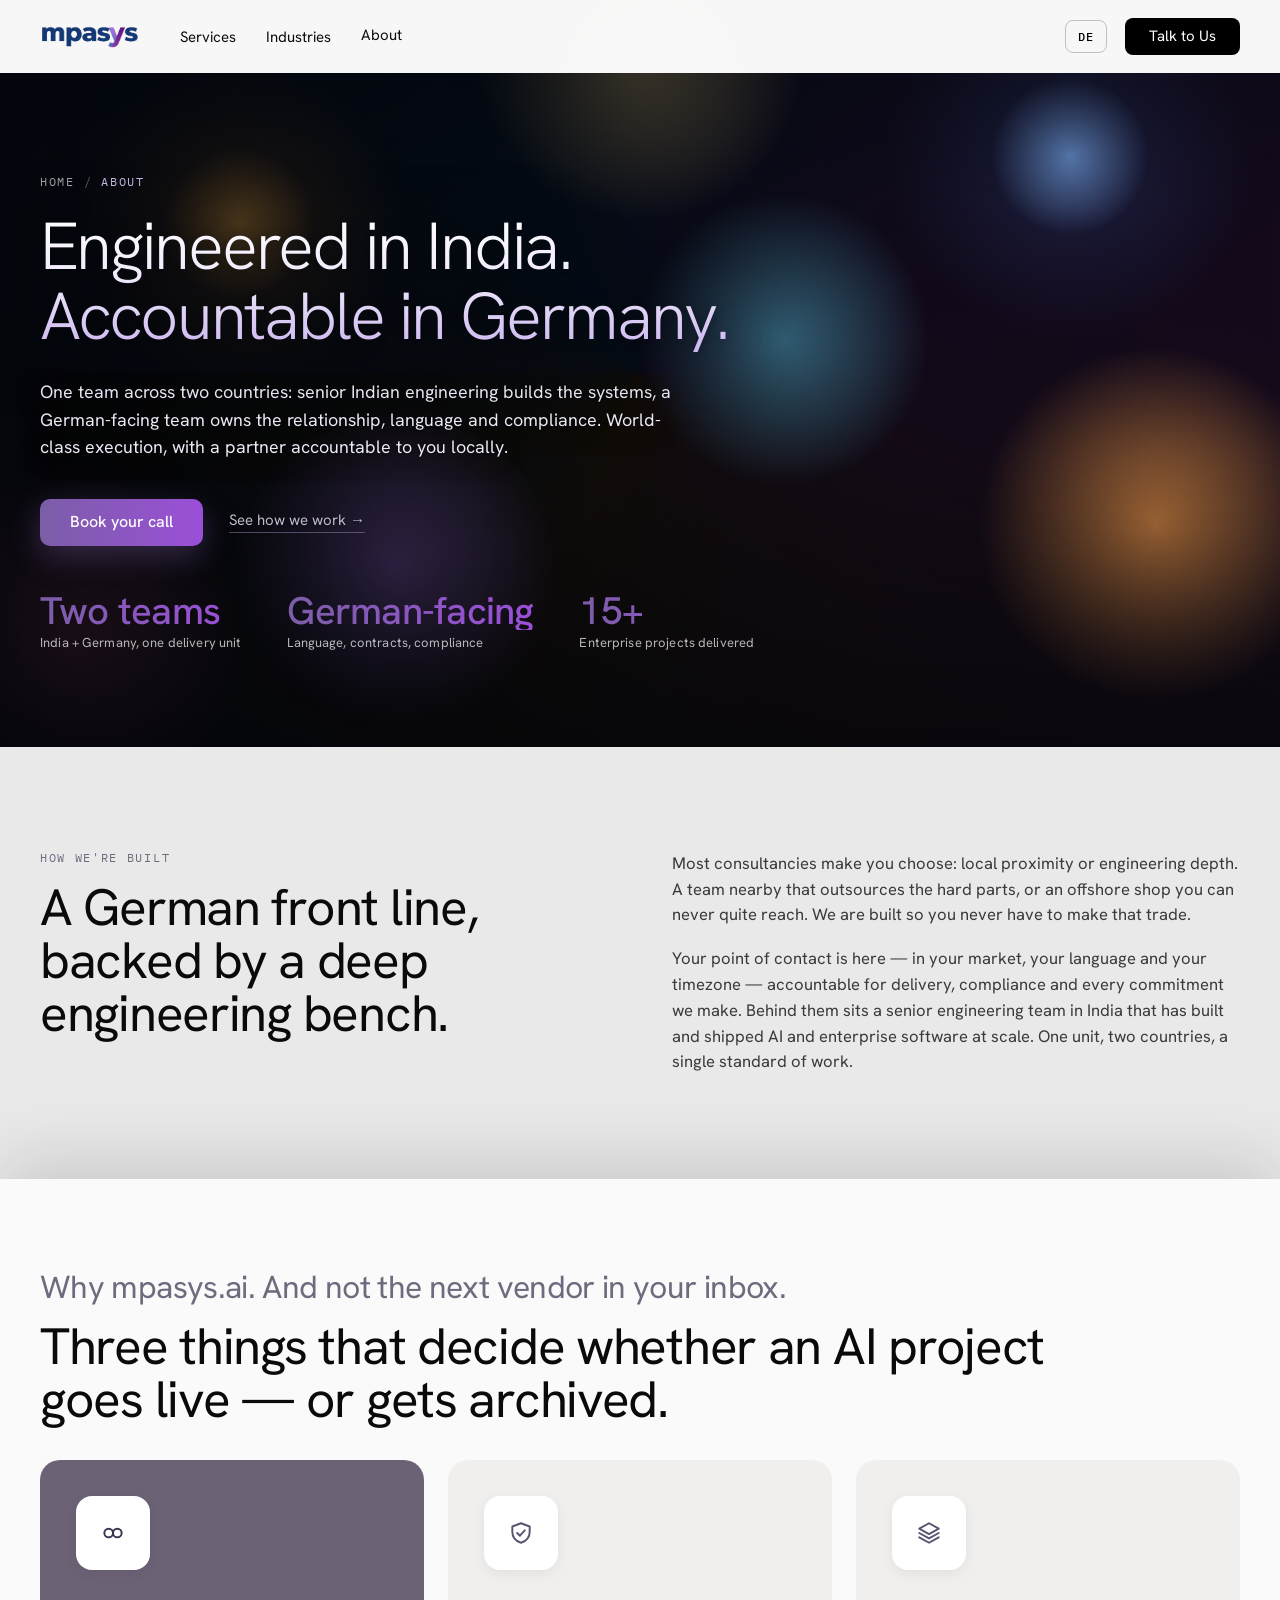
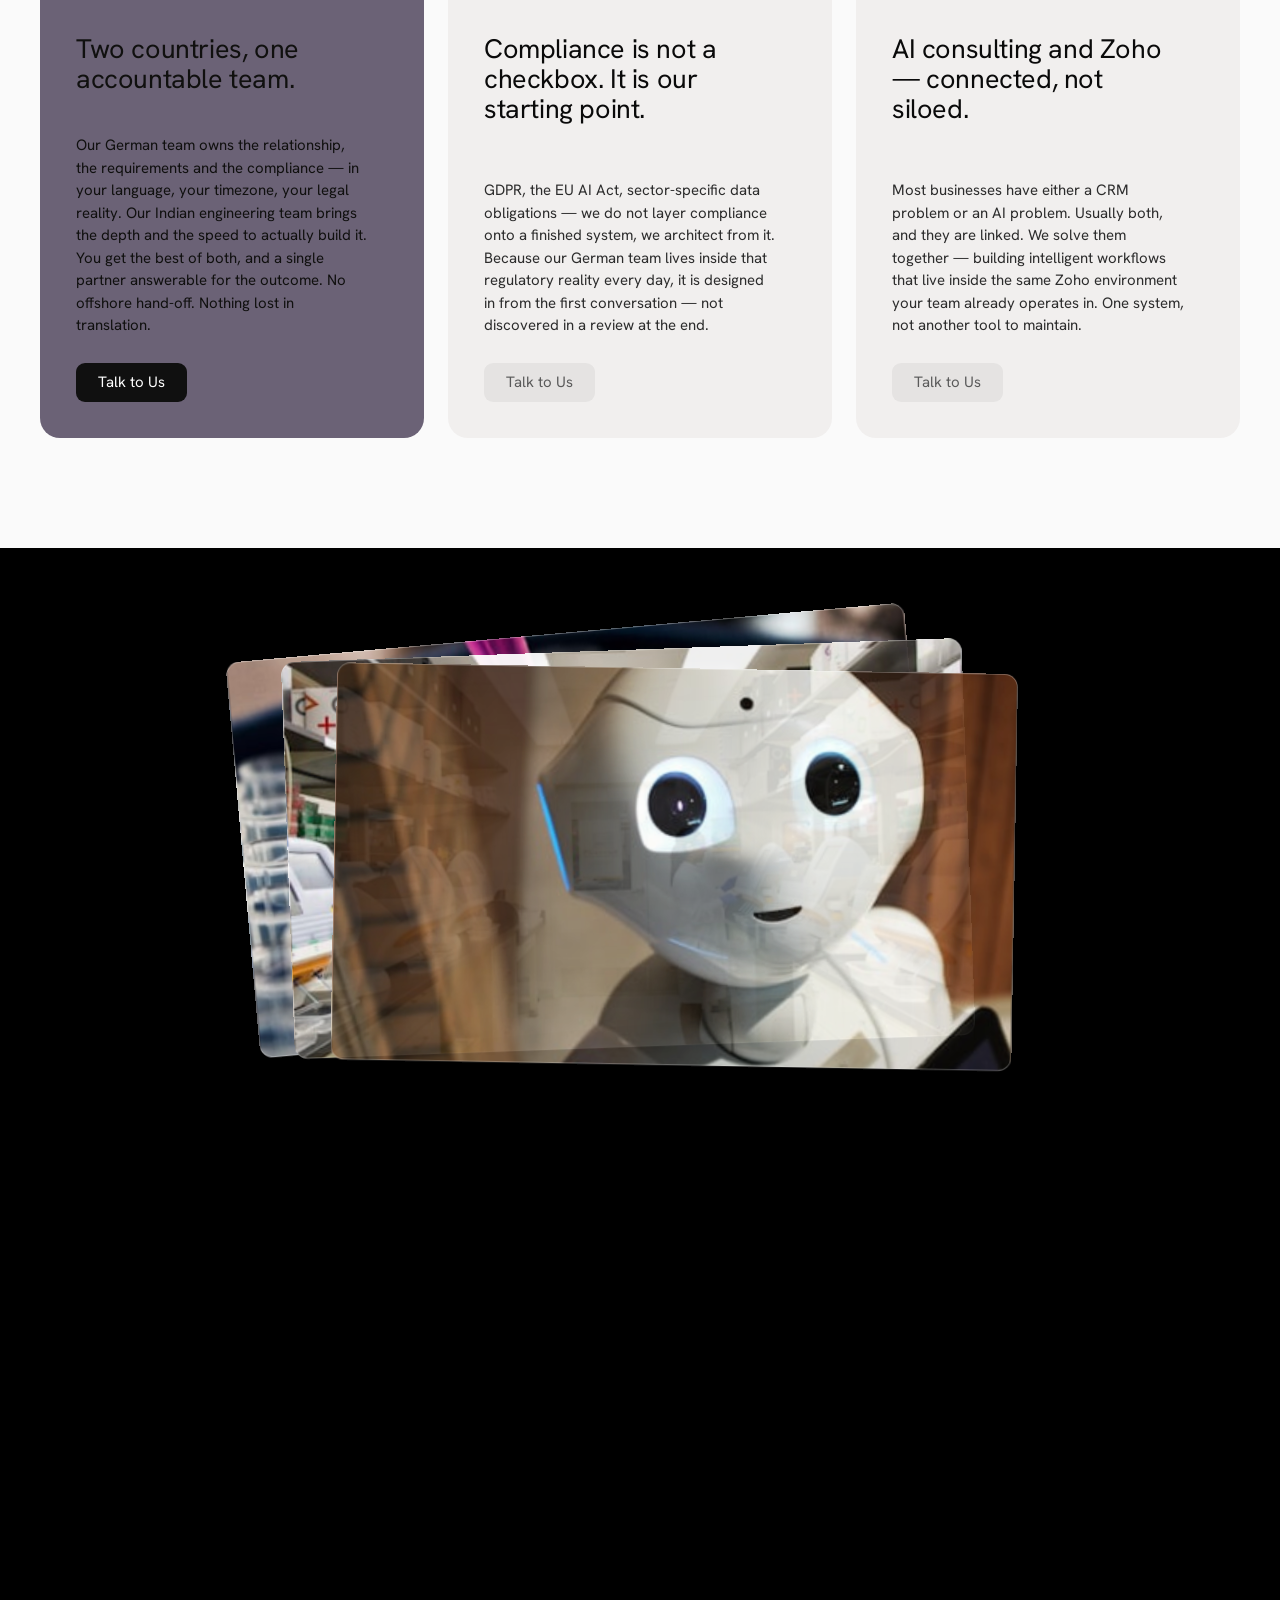
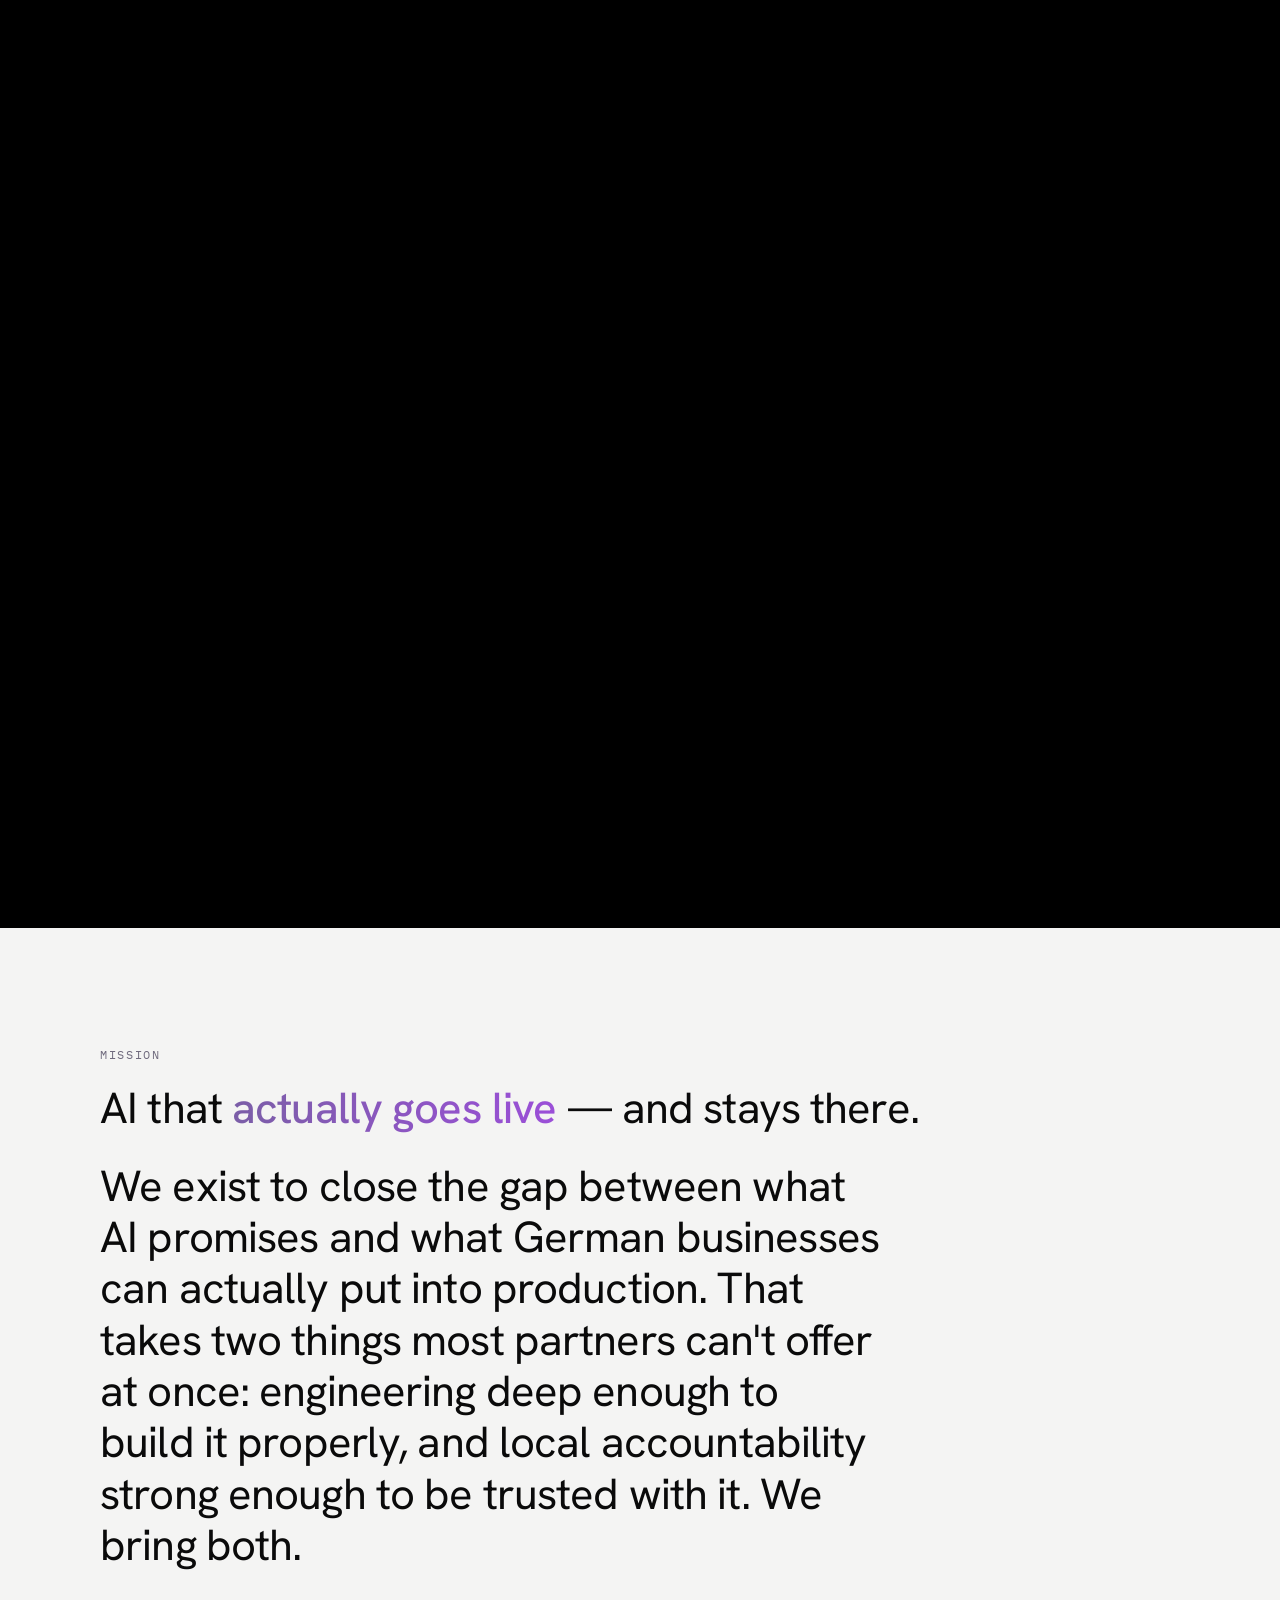
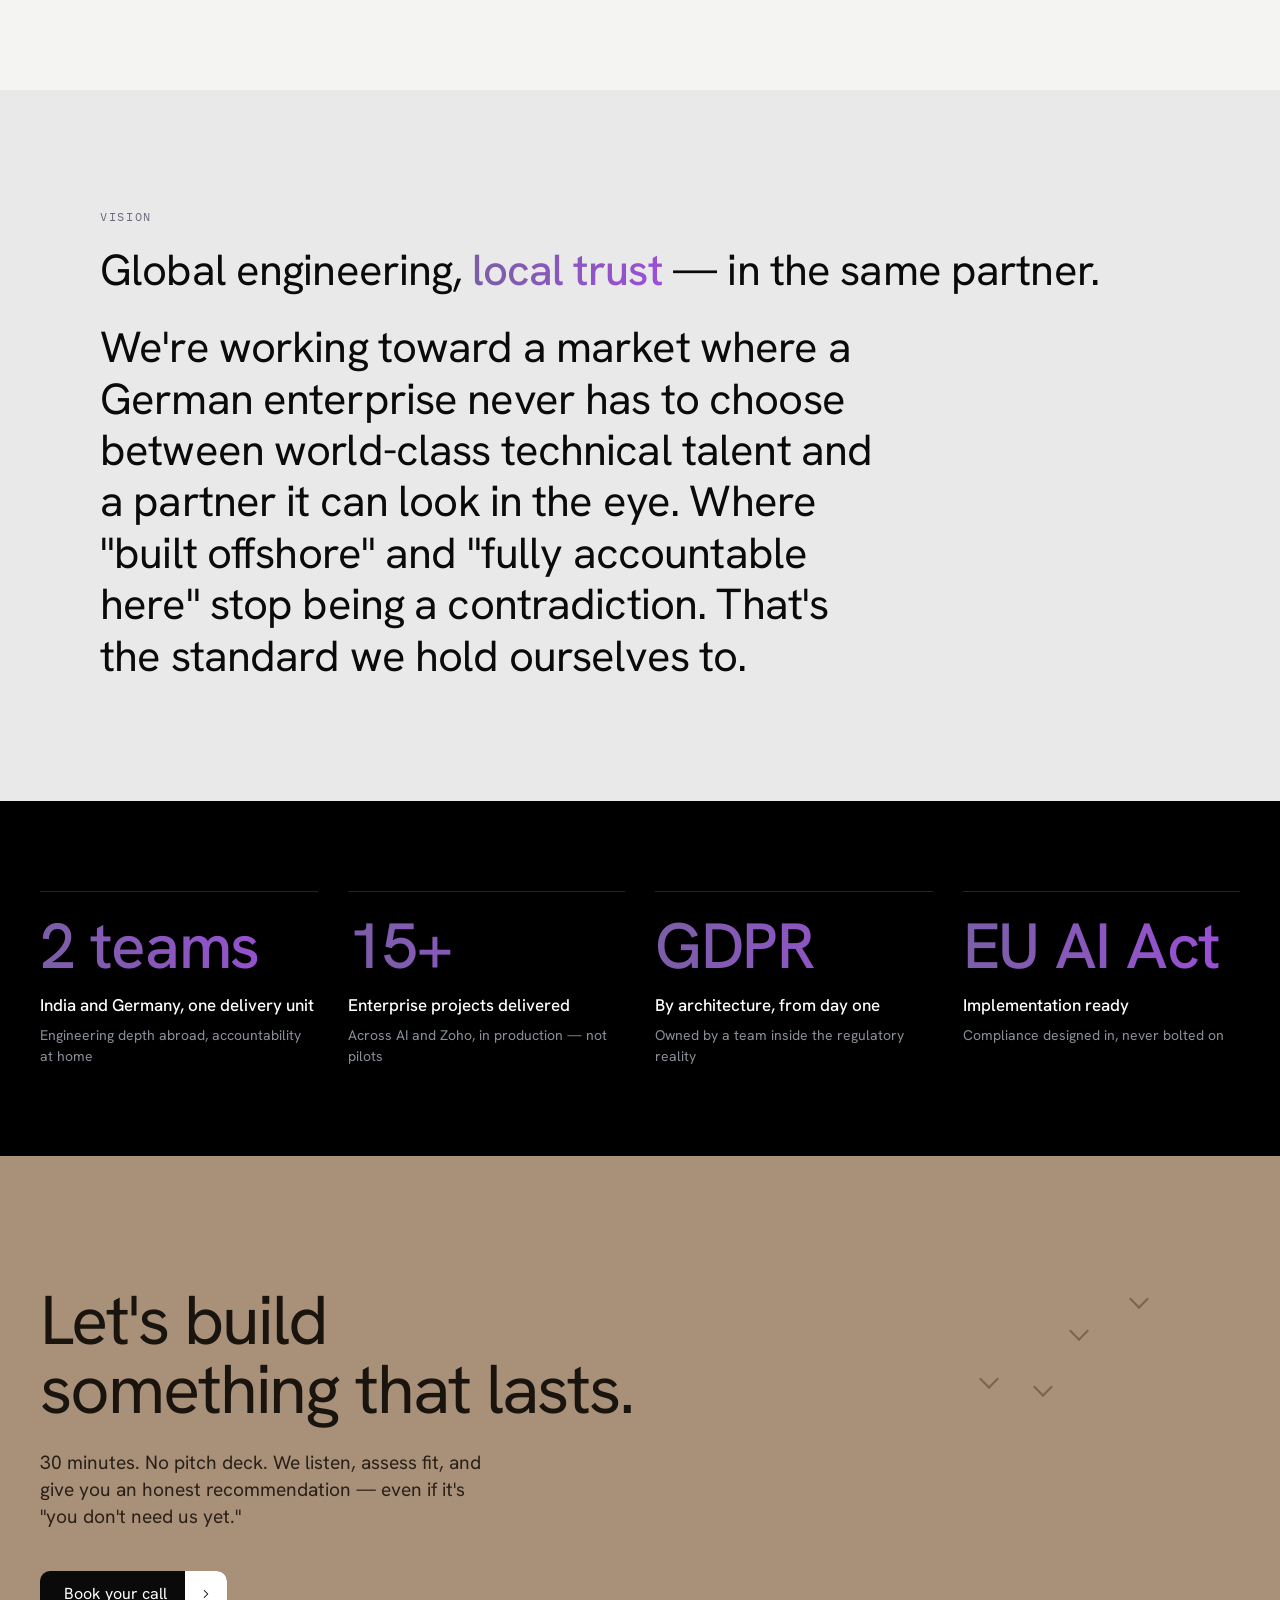
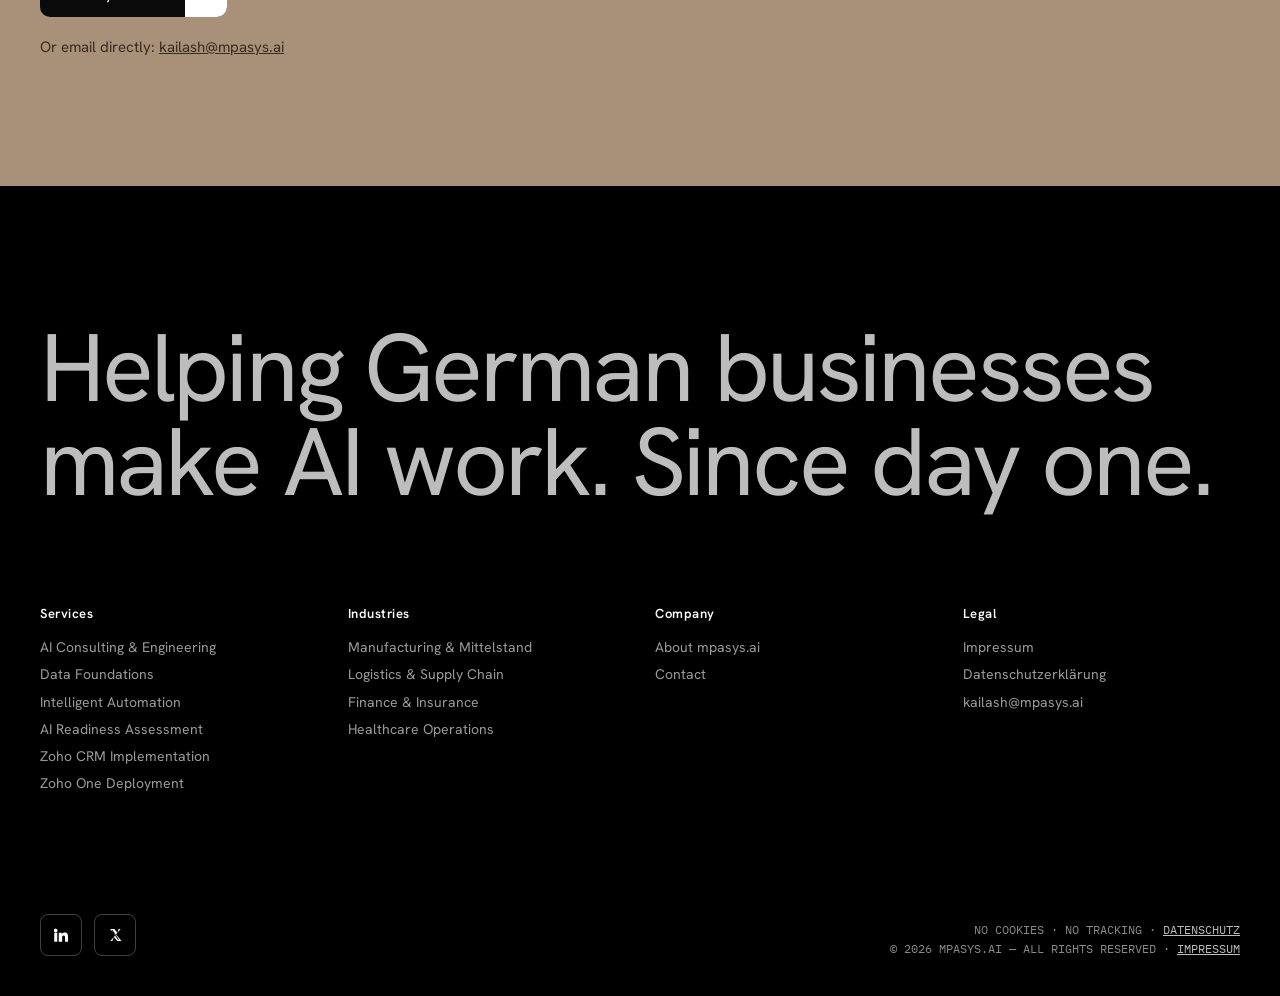
<file: about.html>
<!DOCTYPE html>
<html lang="en">
<head>
  <meta charset="UTF-8" />
  <meta name="viewport" content="width=device-width, initial-scale=1.0" />
  <title>About — mpasys.ai</title>
  <meta name="description" content="mpasys.ai is one team across two countries: senior Indian engineering paired with a German business and compliance team — so enterprises get world-class AI execution and a partner accountable to them locally. GDPR and EU AI Act ready." />
  <link rel="canonical" href="https://mpasys.ai/about.html" />
  <link rel="icon" href="images/favicon.svg" type="image/svg+xml" />
  <link rel="icon" href="images/favicon-32.png" type="image/png" sizes="32x32" />
  <link rel="apple-touch-icon" href="images/apple-touch-icon.png" />
  <meta name="theme-color" content="#7B5EA7" />
  <meta property="og:type" content="website" />
  <meta property="og:site_name" content="mpasys.ai" />
  <meta property="og:url" content="https://mpasys.ai/about.html" />
  <meta property="og:title" content="About — mpasys.ai" />
  <meta property="og:description" content="mpasys.ai is one team across two countries: senior Indian engineering paired with a German business and compliance team — so enterprises get world-class AI execution and a partner accountable to them locally. GDPR and EU AI Act ready." />
  <meta property="og:image" content="https://mpasys.ai/images/og-cover.jpg" />
  <meta property="og:image:width" content="1200" />
  <meta property="og:image:height" content="630" />
  <meta name="twitter:card" content="summary_large_image" />
  <meta name="twitter:image" content="https://mpasys.ai/images/og-cover.jpg" />
  <link rel="stylesheet" href="fonts/fonts.css" />
  <link rel="stylesheet" href="styles.css" />
</head>
<body>

  <!-- ===================== HEADER ===================== -->
  <header class="site-header" id="header">
    <div class="header-inner">
      <a href="index.html" class="logo" aria-label="mpasys.ai">
        <img src="images/mpasys-logo.png" alt="mpasys" class="logo-img" />
      </a>
      <nav class="main-nav">
        <div class="nav-group" data-menu="services"><button class="nav-item" data-de="Leistungen">Services</button></div>
        <div class="nav-group" data-menu="industries"><button class="nav-item" data-de="Branchen">Industries</button></div>
        <a class="nav-item" href="about.html" data-de="Über uns">About</a>
      </nav>
      <div class="header-actions">
        <button class="lang-toggle" id="langToggle" aria-label="Switch language">DE</button>
        <a href="mailto:kailash@mpasys.ai" class="btn-demo" data-de="Gespräch vereinbaren">Talk to Us</a>
        <button class="nav-toggle" id="navToggle" aria-label="Open menu" aria-expanded="false">
          <span></span><span></span><span></span>
        </button>
      </div>
    </div>

    <!-- ===== MOBILE MENU ===== -->
    <nav class="mobile-nav" id="mobileNav">
      <span class="mnav-cat" data-de="Leistungen">Services</span>
      <a href="service-ai.html" data-de="KI-Beratung &amp; Engineering">AI Consulting &amp; Engineering</a>
      <a href="service-zoho.html" data-de="Zoho-Implementierung">Zoho Implementation</a>
      <span class="mnav-cat" data-de="Branchen">Industries</span>
      <a href="industry-manufacturing.html" data-de="Fertigung &amp; Mittelstand">Manufacturing &amp; Mittelstand</a>
      <a href="industry-logistics.html" data-de="Logistik &amp; Supply Chain">Logistics &amp; Supply Chain</a>
      <a href="industry-finance.html" data-de="Finanzen &amp; Versicherung">Finance &amp; Insurance</a>
      <a href="industry-healthcare.html" data-de="Gesundheitswesen">Healthcare Operations</a>
      <span class="mnav-cat" data-de="Unternehmen">Company</span>
      <a href="about.html" data-de="Über uns">About</a>
      <a href="mailto:kailash@mpasys.ai" class="mobile-cta" data-de="Gespräch vereinbaren">Talk to Us</a>
    </nav>

    <!-- ===== MEGA MENU ===== -->
    <div class="mega" id="mega">
      <!-- Services -->
      <div class="mega-panel" data-menu="services">
        <div class="mega-cols">
          <div class="mega-col">
            <span class="mega-cat" data-de="Mit uns umsetzen">Build with us</span>
            <a class="mega-link" href="service-ai.html" data-de="KI-Beratung &amp; Engineering">AI Consulting &amp; Engineering</a>
            <a class="mega-link" href="service-zoho.html" data-de="Zoho-Implementierung">Zoho Implementation</a>
          </div>
          <div class="mega-col">
            <span class="mega-cat" data-de="Kompetenzen">Capabilities</span>
            <a class="mega-link sm" href="service-ai.html#readiness" data-de="AI-Readiness-Assessment">AI Readiness Assessment</a>
            <a class="mega-link sm" href="service-ai.html#data" data-de="Datenfundament für KI">Data Foundations</a>
            <a class="mega-link sm" href="service-ai.html#genai" data-de="Generative KI im Betrieb">Generative AI for Operations</a>
            <a class="mega-link sm" href="service-ai.html#automation" data-de="Intelligente Automatisierung">Intelligent Automation</a>
            <a class="mega-link sm" href="service-zoho.html#crm" data-de="Zoho-CRM-Implementierung">Zoho CRM Implementation</a>
            <a class="mega-link sm" href="service-zoho.html#one" data-de="Zoho-One-Einführung">Zoho One Deployment</a>
          </div>
        </div>
        <a class="mega-media" href="service-ai.html" style="background-image:url('images/robotics.jpg')" aria-label="AI Consulting"></a>
      </div>

      <!-- Industries -->
      <div class="mega-panel" data-menu="industries">
        <div class="mega-cols">
          <div class="mega-col">
            <span class="mega-cat" data-de="Nach Branche">By Industry</span>
            <a class="mega-link sm" href="industry-manufacturing.html" data-de="Fertigung &amp; Mittelstand">Manufacturing &amp; Mittelstand</a>
            <a class="mega-link sm" href="industry-logistics.html" data-de="Logistik &amp; Supply Chain">Logistics &amp; Supply Chain</a>
          </div>
          <div class="mega-col">
            <span class="mega-cat">&nbsp;</span>
            <a class="mega-link sm" href="industry-finance.html" data-de="Finanzen &amp; Versicherung">Finance &amp; Insurance</a>
            <a class="mega-link sm" href="industry-healthcare.html" data-de="Gesundheitswesen">Healthcare Operations</a>
          </div>
        </div>
        <a class="mega-media" href="industry-finance.html" style="background-image:url('images/finance.jpg')" aria-label="Industries"></a>
      </div>
    </div>
  </header>

  <!-- ===================== HERO ===================== -->
  <section class="hero compact" id="hero">
    <div class="hero-bg" aria-hidden="true"></div>
    <div class="hero-overlay" aria-hidden="true"></div>
    <div class="hero-content">
      <span class="hero-crumb"><a href="index.html" data-de="Start">Home</a><span class="sep">/</span><span data-de="Über uns">About</span></span>
      <h1 class="hero-title" data-de="In Indien entwickelt.&lt;br/&gt;In Deutschland verantwortet.">Engineered in India.<br/>Accountable in Germany.</h1>
      <p class="hero-sub" data-de="Ein Team über zwei Länder: erfahrenes indisches Engineering baut die Systeme, ein deutschsprachiges Team verantwortet Beziehung, Sprache und Compliance. Erstklassige Umsetzung — mit einem Partner, der Ihnen vor Ort Rede und Antwort steht.">One team across two countries: senior Indian engineering builds the systems, a German-facing team owns the relationship, language and compliance. World-class execution, with a partner accountable to you locally.</p>
      <div class="hero-cta-row">
        <a href="mailto:kailash@mpasys.ai" class="btn-hero" data-de="Gespräch buchen">Book your call</a>
        <a href="#culture" class="btn-hero-ghost" data-de="So arbeiten wir →">See how we work →</a>
      </div>
      <div class="hero-metrics">
        <div class="hero-metric"><b data-de="Zwei Teams">Two teams</b><span data-de="Indien + Deutschland, eine Einheit">India + Germany, one delivery unit</span></div>
        <div class="hero-metric"><b data-de="Deutschsprachig">German-facing</b><span data-de="Sprache, Verträge, Compliance">Language, contracts, compliance</span></div>
        <div class="hero-metric"><b>15+</b><span data-de="Enterprise-Projekte geliefert">Enterprise projects delivered</span></div>
      </div>
    </div>
  </section>

  <!-- ===================== HOW WE'RE BUILT ===================== -->
  <section class="pageintro section-light" id="culture">
    <div class="pageintro-inner">
      <div>
        <span class="pageintro-eyebrow" data-de="Wie wir aufgestellt sind">How we're built</span>
        <h2 class="pageintro-title" data-de="Eine deutsche Front, gestützt auf eine tiefe Engineering-Bank.">A German front line, backed by a deep engineering bench.</h2>
      </div>
      <div class="pageintro-lead">
        <p data-de="Die meisten Beratungen zwingen Sie zur Wahl: lokale Nähe oder Engineering-Tiefe. Ein Team nebenan, das die schwierigen Teile auslagert — oder ein Offshore-Anbieter, den Sie nie richtig erreichen. Wir sind so gebaut, dass Sie diese Wahl nie treffen müssen.">Most consultancies make you choose: local proximity or engineering depth. A team nearby that outsources the hard parts, or an offshore shop you can never quite reach. We are built so you never have to make that trade.</p>
        <p data-de="Ihr Ansprechpartner ist hier — in Ihrem Markt, Ihrer Sprache und Ihrer Zeitzone — verantwortlich für Lieferung, Compliance und jede Zusage, die wir machen. Dahinter steht ein erfahrenes Engineering-Team in Indien, das KI und Unternehmenssoftware im großen Maßstab gebaut und ausgeliefert hat. Eine Einheit, zwei Länder, ein Standard.">Your point of contact is here — in your market, your language and your timezone — accountable for delivery, compliance and every commitment we make. Behind them sits a senior engineering team in India that has built and shipped AI and enterprise software at scale. One unit, two countries, a single standard of work.</p>
      </div>
    </div>
  </section>

  <!-- ===================== WHY MPASYS / PILLARS (click-to-colour cards) ===================== -->
  <section class="benchmark section-light" id="pillars">
    <div class="benchmark-sticky">
      <div class="benchmark-head">
        <span class="benchmark-eyebrow" data-de="Warum mpasys.ai. Und nicht der nächste Anbieter in Ihrem Postfach.">Why mpasys.ai. And not the next vendor in your inbox.</span>
        <h2 class="benchmark-title" data-de="Drei Dinge, die entscheiden, ob ein KI-Projekt live geht — oder archiviert wird.">Three things that decide whether an AI project goes live — or gets archived.</h2>
      </div>
      <div class="benchmark-grid">

        <article class="bm-card" data-accent="mauve">
          <div class="bm-icon">
            <svg viewBox="0 0 24 24" width="26" height="26"><g fill="none" stroke="currentColor" stroke-width="1.8" stroke-linecap="round" stroke-linejoin="round"><circle cx="8" cy="12" r="4"/><circle cx="16" cy="12" r="4"/></g></svg>
          </div>
          <h3 class="bm-head" data-de="Zwei Länder, ein verantwortliches Team.">Two countries, one accountable team.</h3>
          <p class="bm-body" data-de="Unser deutsches Team verantwortet Beziehung, Anforderungen und Compliance — in Ihrer Sprache, Ihrer Zeitzone, Ihrer rechtlichen Realität. Unser indisches Engineering-Team bringt die Tiefe und Geschwindigkeit, es tatsächlich zu bauen. Sie bekommen das Beste aus beidem und einen Partner, der für das Ergebnis geradesteht. Keine Offshore-Übergabe, nichts geht in der Übersetzung verloren.">Our German team owns the relationship, the requirements and the compliance — in your language, your timezone, your legal reality. Our Indian engineering team brings the depth and the speed to actually build it. You get the best of both, and a single partner answerable for the outcome. No offshore hand-off. Nothing lost in translation.</p>
          <a href="mailto:kailash@mpasys.ai" class="bm-more" data-de="Gespräch vereinbaren">Talk to Us</a>
        </article>

        <article class="bm-card" data-accent="tan">
          <div class="bm-icon">
            <svg viewBox="0 0 24 24" width="26" height="26"><g fill="none" stroke="currentColor" stroke-width="1.8" stroke-linecap="round" stroke-linejoin="round"><path d="M12 3 L20 6 V11 C20 16 16.5 19.5 12 21 C7.5 19.5 4 16 4 11 V6 Z"/><path d="M8.5 12 L11 14.5 L15.5 9.5"/></g></svg>
          </div>
          <h3 class="bm-head" data-de="Compliance ist kein Häkchen. Sie ist unser Ausgangspunkt.">Compliance is not a checkbox. It is our starting point.</h3>
          <p class="bm-body" data-de="DSGVO, EU AI Act, branchenspezifische Datenpflichten — wir legen Compliance nicht über ein fertiges System, wir konstruieren daraus. Weil unser deutsches Team täglich in dieser regulatorischen Realität lebt, ist sie vom ersten Gespräch an eingebaut — und wird nicht am Ende in einer Prüfung entdeckt.">GDPR, the EU AI Act, sector-specific data obligations — we do not layer compliance onto a finished system, we architect from it. Because our German team lives inside that regulatory reality every day, it is designed in from the first conversation — not discovered in a review at the end.</p>
          <a href="mailto:kailash@mpasys.ai" class="bm-more" data-de="Gespräch vereinbaren">Talk to Us</a>
        </article>

        <article class="bm-card" data-accent="green">
          <div class="bm-icon">
            <svg viewBox="0 0 24 24" width="26" height="26"><g fill="none" stroke="currentColor" stroke-width="1.8" stroke-linecap="round" stroke-linejoin="round"><path d="M12 3 L21 8 L12 13 L3 8 Z"/><path d="M3 12 L12 17 L21 12"/><path d="M3 16 L12 21 L21 16"/></g></svg>
          </div>
          <h3 class="bm-head" data-de="KI-Beratung und Zoho — verbunden, nicht getrennt.">AI consulting and Zoho — connected, not siloed.</h3>
          <p class="bm-body" data-de="Die meisten Unternehmen haben entweder ein CRM- oder ein KI-Problem. Meist beides, und es hängt zusammen. Wir lösen beides gemeinsam — mit intelligenten Workflows in genau der Zoho-Umgebung, die Ihr Team ohnehin nutzt. Ein System, kein weiteres Werkzeug zum Pflegen.">Most businesses have either a CRM problem or an AI problem. Usually both, and they are linked. We solve them together — building intelligent workflows that live inside the same Zoho environment your team already operates in. One system, not another tool to maintain.</p>
          <a href="mailto:kailash@mpasys.ai" class="bm-more" data-de="Gespräch vereinbaren">Talk to Us</a>
        </article>

      </div>
    </div>
  </section>

  <!-- ===================== STORY (PINNED PANELS) ===================== -->
  <section class="story">
    <div class="story-sticky">
      <div class="panel-stack">
        <div class="panel" style="background-image:url('images/research.jpg')"></div>
        <div class="panel" style="background-image:url('images/medicine.jpg')"></div>
        <div class="panel" style="background-image:url('images/robotics.jpg')"></div>
      </div>
      <div class="story-text">
        <h2 data-de="Erstklassiges Engineering ist wertlos, wenn ein Unternehmen ihm vor Ort nicht vertrauen kann.">World-class engineering means nothing if a business can't trust it locally.</h2>
        <p data-de="Diese Überzeugung ist der Grund, warum mpasys.ai so gebaut ist, wie es ist. Wir bringen erfahrene indische Engineering-Talente zu deutschen Unternehmen — aber immer über ein lokales Team, das die Verantwortung trägt, die Sprache spricht und hinter jedem Deployment steht. Tiefe technische Umsetzung auf der einen Seite, echte geschäftliche und regulatorische Verantwortung auf der anderen — zusammengehalten durch kurze Feedbackschleifen und direkte, ehrliche Kommunikation.">That belief is why mpasys.ai is built the way it is. We bring senior Indian engineering talent to German enterprises — but always through a local team that carries the accountability, speaks the language, and stands behind every deployment. Deep technical execution on one side, real business and regulatory ownership on the other, held together by short feedback loops and direct, honest communication.</p>
      </div>
    </div>
  </section>

  <!-- ===================== MISSION ===================== -->
  <section class="statement section-light" id="mission">
    <div class="statement-inner">
      <span class="pageintro-eyebrow">Mission</span>
      <p data-de="KI, die &lt;b&gt;wirklich live geht&lt;/b&gt; — und bleibt.">AI that <b>actually goes live</b> — and stays there.</p>
      <p class="statement-sub" data-de="Wir existieren, um die Lücke zu schließen zwischen dem, was KI verspricht, und dem, was deutsche Unternehmen tatsächlich in Produktion bringen können. Das braucht zwei Dinge, die die meisten Partner nicht gleichzeitig bieten: Engineering, das tief genug ist, um es richtig zu bauen, und lokale Verantwortung, die stark genug ist, um ihr zu vertrauen. Wir bringen beides.">We exist to close the gap between what AI promises and what German businesses can actually put into production. That takes two things most partners can't offer at once: engineering deep enough to build it properly, and local accountability strong enough to be trusted with it. We bring both.</p>
    </div>
  </section>

  <!-- ===================== VISION ===================== -->
  <section class="statement" id="vision" style="background:var(--gray-100);">
    <div class="statement-inner">
      <span class="pageintro-eyebrow">Vision</span>
      <p data-de="Globales Engineering, &lt;b&gt;lokales Vertrauen&lt;/b&gt; — im selben Partner.">Global engineering, <b>local trust</b> — in the same partner.</p>
      <p class="statement-sub" data-de="Wir arbeiten auf einen Markt hin, in dem ein deutsches Unternehmen nie zwischen erstklassigem technischem Talent und einem Partner wählen muss, dem es in die Augen sehen kann. In dem &lsquo;offshore gebaut&rsquo; und &lsquo;hier voll verantwortlich&rsquo; kein Widerspruch mehr sind. Das ist der Standard, an dem wir uns messen.">We're working toward a market where a German enterprise never has to choose between world-class technical talent and a partner it can look in the eye. Where "built offshore" and "fully accountable here" stop being a contradiction. That's the standard we hold ourselves to.</p>
    </div>
  </section>

  <!-- ===================== BY THE NUMBERS ===================== -->
  <section class="proof">
    <div class="proof-inner">
      <article class="proof-block"><span class="proof-num" data-de="2 Teams">2 teams</span><span class="proof-label" data-de="Indien und Deutschland, eine Einheit">India and Germany, one delivery unit</span><span class="proof-sub" data-de="Engineering-Tiefe im Ausland, Verantwortung im Inland">Engineering depth abroad, accountability at home</span></article>
      <article class="proof-block"><span class="proof-num">15+</span><span class="proof-label" data-de="Enterprise-Projekte geliefert">Enterprise projects delivered</span><span class="proof-sub" data-de="Über KI und Zoho hinweg, in Produktion — keine Pilotprojekte">Across AI and Zoho, in production — not pilots</span></article>
      <article class="proof-block"><span class="proof-num" data-de="DSGVO">GDPR</span><span class="proof-label" data-de="Per Architektur, ab Tag eins">By architecture, from day one</span><span class="proof-sub" data-de="Verantwortet von einem Team in der regulatorischen Realität">Owned by a team inside the regulatory reality</span></article>
      <article class="proof-block"><span class="proof-num">EU AI Act</span><span class="proof-label" data-de="Bereit zur Umsetzung">Implementation ready</span><span class="proof-sub" data-de="Compliance eingebaut, nie nachgerüstet">Compliance designed in, never bolted on</span></article>
    </div>
  </section>

  <!-- ===================== CTA ===================== -->
  <section class="cta">
    <div class="cta-inner">
      <h2 class="cta-title" data-de="Bauen wir&lt;br/&gt;etwas, das bleibt.">Let's build<br/>something that lasts.</h2>
      <p class="cta-copy" data-de="30 Minuten. Kein Pitch-Deck. Wir hören zu, prüfen die Passung und geben Ihnen eine ehrliche Empfehlung — auch wenn sie lautet: &lsquo;Sie brauchen uns noch nicht.&rsquo;">30 minutes. No pitch deck. We listen, assess fit, and give you an honest recommendation — even if it's "you don't need us yet."</p>
      <a href="mailto:kailash@mpasys.ai" class="btn-dark"><span data-de="Gespräch buchen">Book your call</span>
        <span class="btn-dark-arrow"><svg viewBox="0 0 24 24" width="14" height="14"><path d="M9 6 L15 12 L9 18" fill="none" stroke="currentColor" stroke-width="1.8" stroke-linecap="round" stroke-linejoin="round"/></svg></span>
      </a>
      <p class="cta-mail"><span data-de="Oder direkt per E-Mail:">Or email directly:</span> <a href="mailto:kailash@mpasys.ai">kailash@mpasys.ai</a></p>
      <div class="cta-marks" aria-hidden="true"><i></i><i></i><i></i><i></i></div>
    </div>
  </section>

  <!-- ===================== FOOTER ===================== -->
  <footer class="footer">
    <h2 class="footer-big" data-de="Wir bringen KI in deutschen Unternehmen zum Laufen. Von Anfang an.">Helping German businesses make AI work. Since day one.</h2>
    <div class="footer-cols">
      <div class="footer-col">
        <span class="footer-col-h" data-de="Leistungen">Services</span>
        <a href="service-ai.html" data-de="KI-Beratung &amp; Engineering">AI Consulting &amp; Engineering</a>
        <a href="service-ai.html#data" data-de="Datenfundament für KI">Data Foundations</a>
        <a href="service-ai.html#automation" data-de="Intelligente Automatisierung">Intelligent Automation</a>
        <a href="service-ai.html#readiness" data-de="AI-Readiness-Assessment">AI Readiness Assessment</a>
        <a href="service-zoho.html#crm" data-de="Zoho-CRM-Implementierung">Zoho CRM Implementation</a>
        <a href="service-zoho.html#one" data-de="Zoho-One-Einführung">Zoho One Deployment</a>
      </div>
      <div class="footer-col">
        <span class="footer-col-h" data-de="Branchen">Industries</span>
        <a href="industry-manufacturing.html" data-de="Fertigung &amp; Mittelstand">Manufacturing &amp; Mittelstand</a>
        <a href="industry-logistics.html" data-de="Logistik &amp; Supply Chain">Logistics &amp; Supply Chain</a>
        <a href="industry-finance.html" data-de="Finanzen &amp; Versicherung">Finance &amp; Insurance</a>
        <a href="industry-healthcare.html" data-de="Gesundheitswesen">Healthcare Operations</a>
      </div>
      <div class="footer-col">
        <span class="footer-col-h" data-de="Unternehmen">Company</span>
        <a href="about.html" data-de="Über mpasys.ai">About mpasys.ai</a>
        <a href="mailto:kailash@mpasys.ai" data-de="Kontakt">Contact</a>
      </div>
      <div class="footer-col">
        <span class="footer-col-h" data-de="Rechtliches">Legal</span>
        <a href="impressum.html">Impressum</a>
        <a href="datenschutz.html">Datenschutzerklärung</a>
        <a href="mailto:kailash@mpasys.ai">kailash@mpasys.ai</a>
      </div>
    </div>
    <div class="footer-bottom">
      <div class="footer-social">
        <a href="#" aria-label="LinkedIn"><svg viewBox="0 0 24 24" width="18" height="18"><path fill="currentColor" d="M4.98 3.5a2.5 2.5 0 11-.02 5 2.5 2.5 0 01.02-5zM3 9h4v12H3zM9 9h3.8v1.7h.05c.53-1 1.83-2.05 3.77-2.05 4.03 0 4.78 2.65 4.78 6.1V21h-4v-5.4c0-1.3-.02-2.97-1.8-2.97-1.8 0-2.08 1.4-2.08 2.87V21H9z"/></svg></a>
        <a href="#" aria-label="X"><svg viewBox="0 0 24 24" width="16" height="16"><path fill="currentColor" d="M17.5 3h3l-7 8 8.2 10h-6.4l-5-6.1L8 21H5l7.5-8.6L4.5 3h6.5l4.5 5.6zm-1.1 16h1.7L8.6 4.8H6.8z"/></svg></a>
      </div>
      <div class="footer-legal">
        <span>NO COOKIES · NO TRACKING · <a href="datenschutz.html">DATENSCHUTZ</a></span>
        <span>© 2026 MPASYS.AI — ALL RIGHTS RESERVED · <a href="impressum.html">IMPRESSUM</a></span>
      </div>
    </div>
  </footer>

  <script src="js/gsap.min.js"></script>
  <script src="js/ScrollTrigger.min.js"></script>
  <script src="script.js"></script>
</body>
</html>
</file>
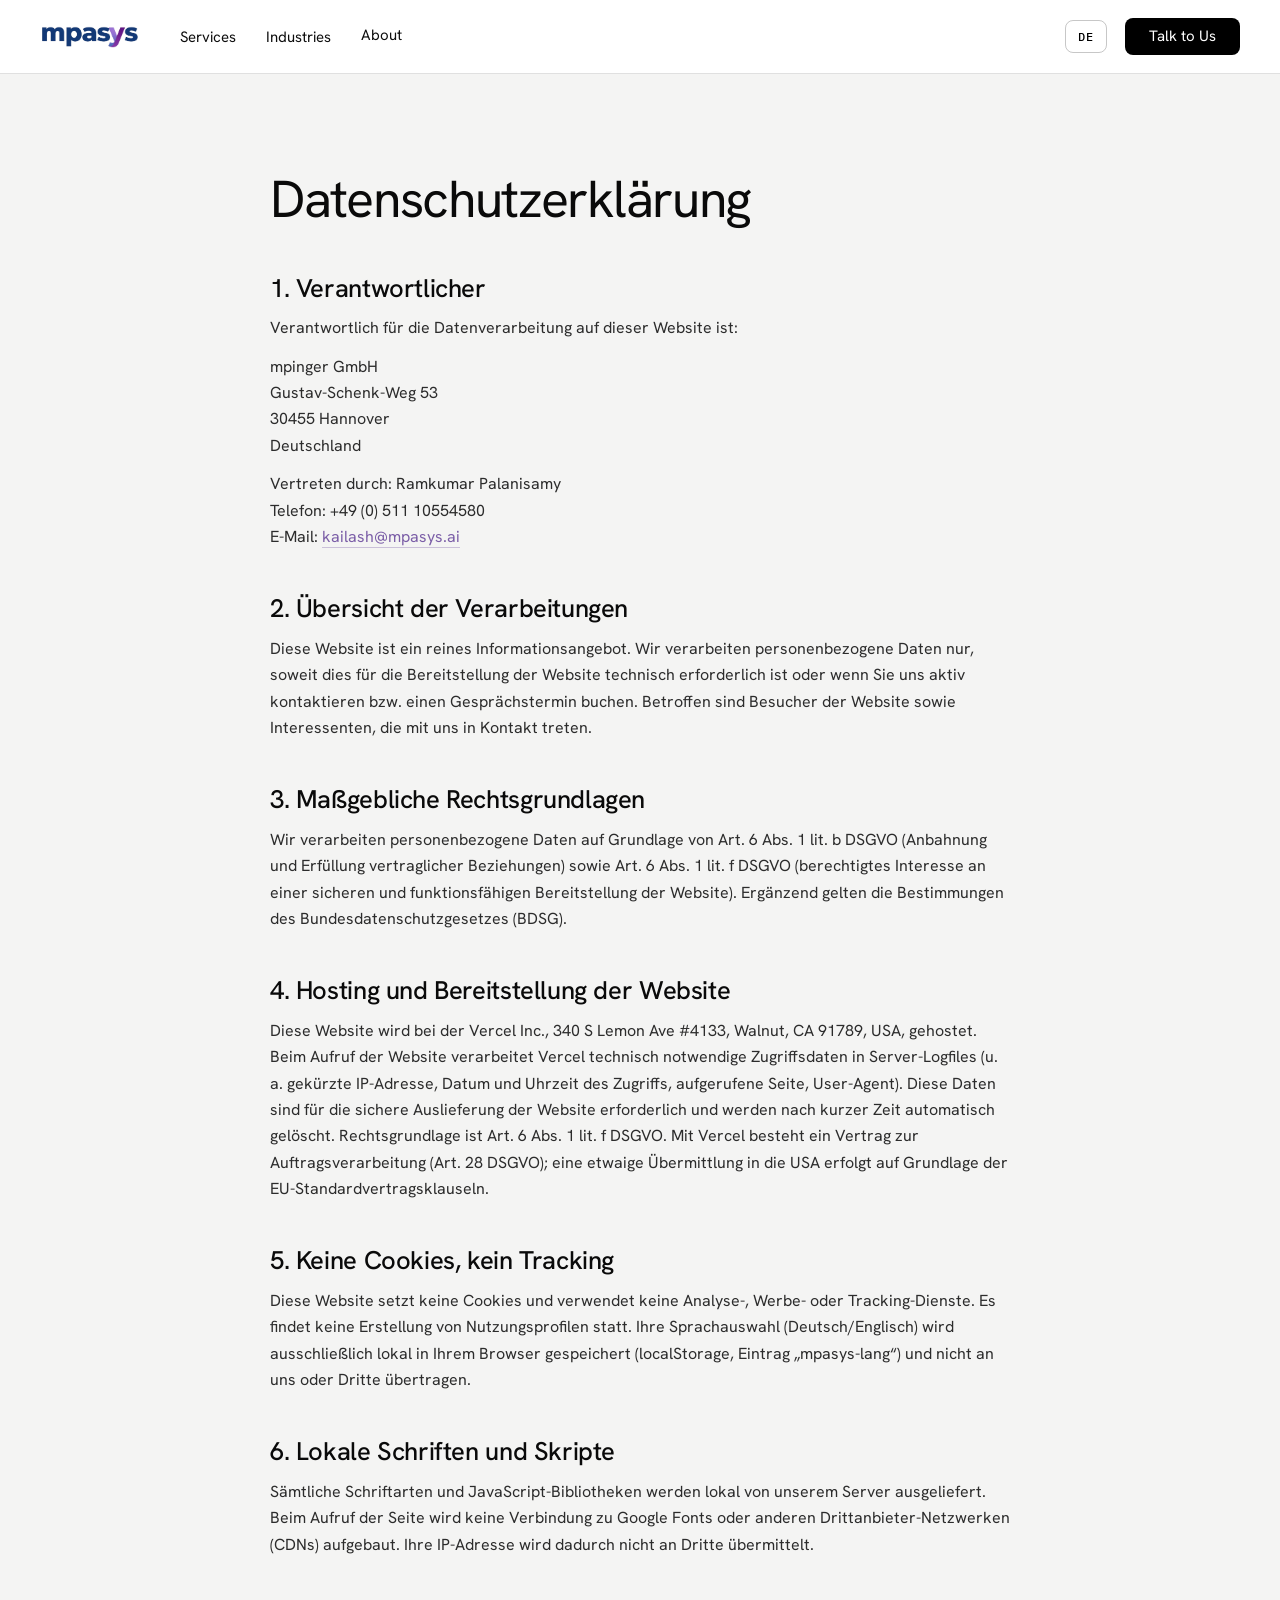
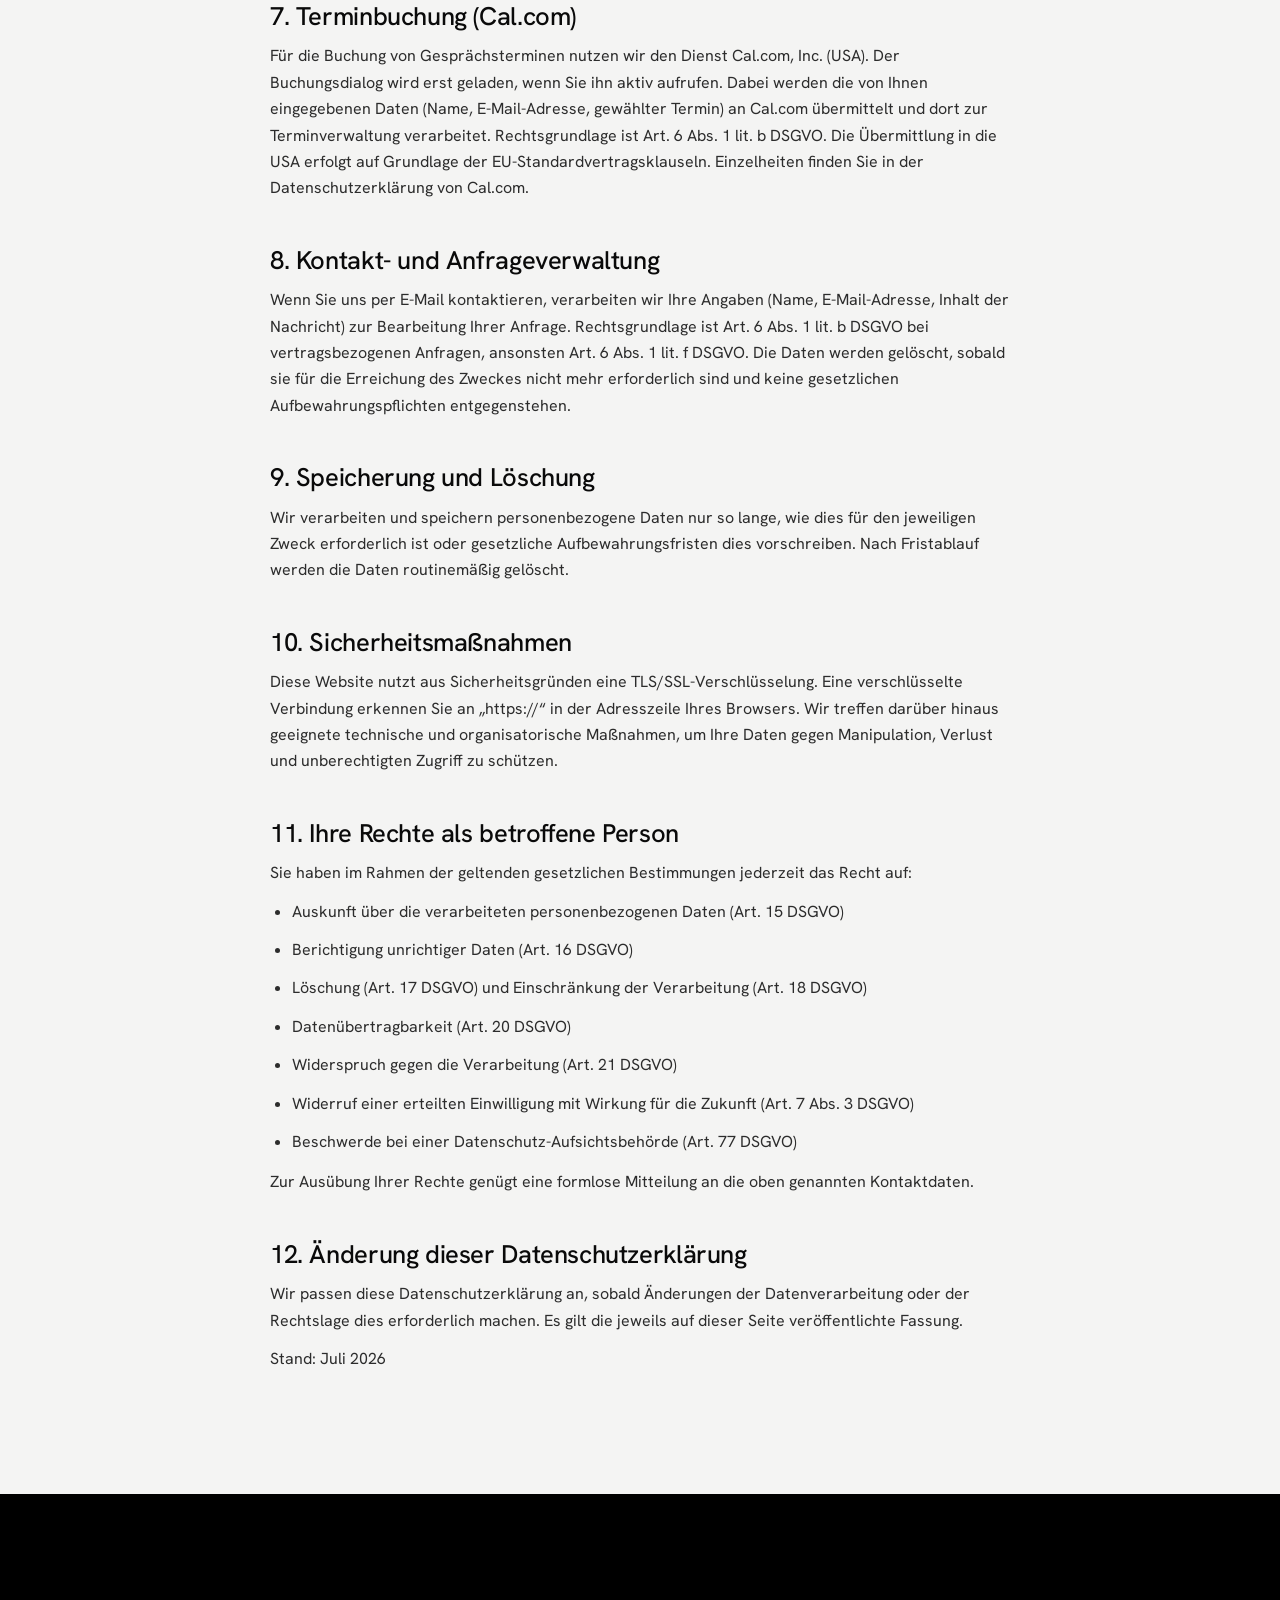
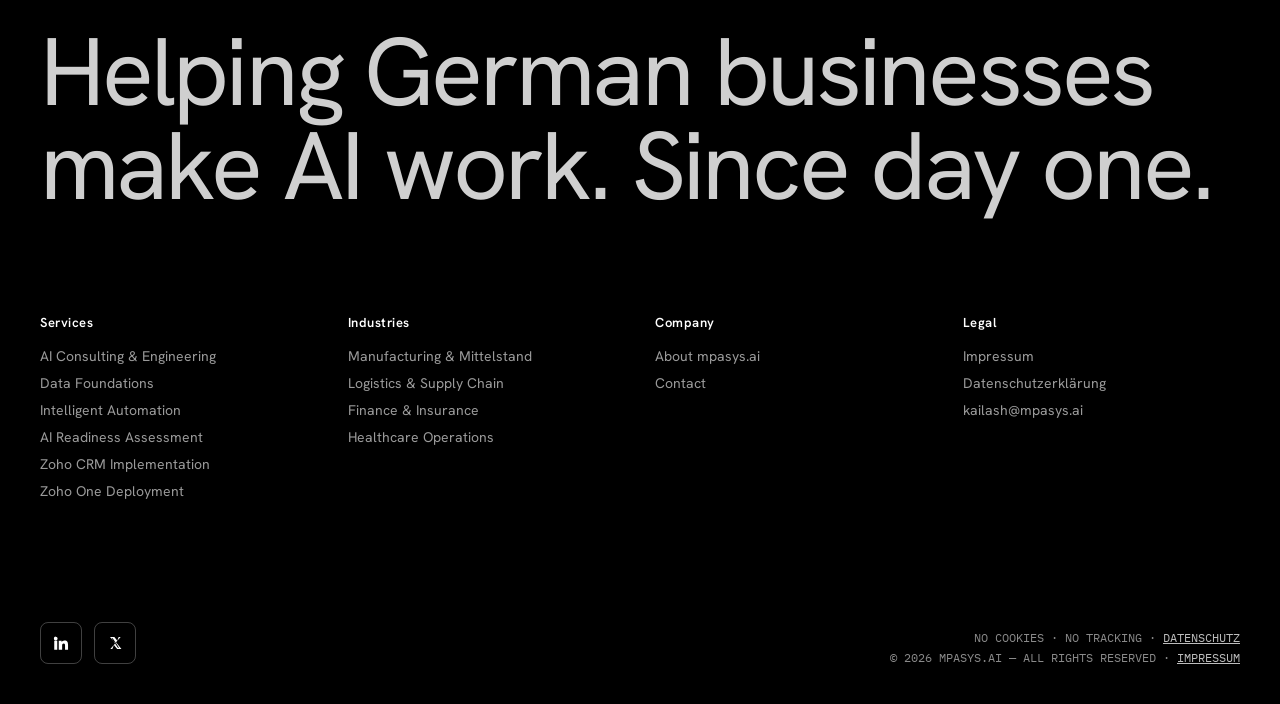
<file: datenschutz.html>
<!DOCTYPE html>
<html lang="de">
<head>
  <meta charset="UTF-8" />
  <meta name="viewport" content="width=device-width, initial-scale=1.0" />
  <title>Datenschutzerklärung — mpasys.ai</title>
  <meta name="description" content="Datenschutzerklärung von mpasys.ai — keine Cookies, kein Tracking, lokal gehostete Schriften." />
  <meta name="robots" content="noindex, follow" />
  <link rel="canonical" href="https://mpasys.ai/datenschutz.html" />
  <link rel="icon" href="images/favicon.svg" type="image/svg+xml" />
  <link rel="icon" href="images/favicon-32.png" type="image/png" sizes="32x32" />
  <link rel="apple-touch-icon" href="images/apple-touch-icon.png" />
  <meta name="theme-color" content="#7B5EA7" />
  <link rel="stylesheet" href="fonts/fonts.css" />
  <link rel="stylesheet" href="styles.css" />
</head>
<body>

  <!-- ===================== HEADER ===================== -->
  <header class="site-header" id="header">
    <div class="header-inner">
      <a href="index.html" class="logo" aria-label="mpasys.ai">
        <img src="images/mpasys-logo.png" alt="mpasys" class="logo-img" />
      </a>
      <nav class="main-nav">
        <div class="nav-group" data-menu="services"><button class="nav-item" data-de="Leistungen">Services</button></div>
        <div class="nav-group" data-menu="industries"><button class="nav-item" data-de="Branchen">Industries</button></div>
        <a class="nav-item" href="about.html" data-de="Über uns">About</a>
      </nav>
      <div class="header-actions">
        <button class="lang-toggle" id="langToggle" aria-label="Switch language">DE</button>
        <a href="mailto:kailash@mpasys.ai" class="btn-demo" data-de="Gespräch vereinbaren">Talk to Us</a>
        <button class="nav-toggle" id="navToggle" aria-label="Open menu" aria-expanded="false">
          <span></span><span></span><span></span>
        </button>
      </div>
    </div>

    <!-- ===== MOBILE MENU ===== -->
    <nav class="mobile-nav" id="mobileNav">
      <span class="mnav-cat" data-de="Leistungen">Services</span>
      <a href="service-ai.html" data-de="KI-Beratung &amp; Engineering">AI Consulting &amp; Engineering</a>
      <a href="service-zoho.html" data-de="Zoho-Implementierung">Zoho Implementation</a>
      <span class="mnav-cat" data-de="Branchen">Industries</span>
      <a href="industry-manufacturing.html" data-de="Fertigung &amp; Mittelstand">Manufacturing &amp; Mittelstand</a>
      <a href="industry-logistics.html" data-de="Logistik &amp; Supply Chain">Logistics &amp; Supply Chain</a>
      <a href="industry-finance.html" data-de="Finanzen &amp; Versicherung">Finance &amp; Insurance</a>
      <a href="industry-healthcare.html" data-de="Gesundheitswesen">Healthcare Operations</a>
      <span class="mnav-cat" data-de="Unternehmen">Company</span>
      <a href="about.html" data-de="Über uns">About</a>
      <a href="mailto:kailash@mpasys.ai" class="mobile-cta" data-de="Gespräch vereinbaren">Talk to Us</a>
    </nav>

    <!-- ===== MEGA MENU ===== -->
    <div class="mega" id="mega">
      <!-- Services -->
      <div class="mega-panel" data-menu="services">
        <div class="mega-cols">
          <div class="mega-col">
            <span class="mega-cat" data-de="Mit uns umsetzen">Build with us</span>
            <a class="mega-link" href="service-ai.html" data-de="KI-Beratung &amp; Engineering">AI Consulting &amp; Engineering</a>
            <a class="mega-link" href="service-zoho.html" data-de="Zoho-Implementierung">Zoho Implementation</a>
          </div>
          <div class="mega-col">
            <span class="mega-cat" data-de="Kompetenzen">Capabilities</span>
            <a class="mega-link sm" href="service-ai.html#readiness" data-de="AI-Readiness-Assessment">AI Readiness Assessment</a>
            <a class="mega-link sm" href="service-ai.html#data" data-de="Datenfundament für KI">Data Foundations</a>
            <a class="mega-link sm" href="service-ai.html#genai" data-de="Generative KI im Betrieb">Generative AI for Operations</a>
            <a class="mega-link sm" href="service-ai.html#automation" data-de="Intelligente Automatisierung">Intelligent Automation</a>
            <a class="mega-link sm" href="service-zoho.html#crm" data-de="Zoho-CRM-Implementierung">Zoho CRM Implementation</a>
            <a class="mega-link sm" href="service-zoho.html#one" data-de="Zoho-One-Einführung">Zoho One Deployment</a>
          </div>
        </div>
        <a class="mega-media" href="service-ai.html" style="background-image:url('images/robotics.jpg')" aria-label="AI Consulting"></a>
      </div>

      <!-- Industries -->
      <div class="mega-panel" data-menu="industries">
        <div class="mega-cols">
          <div class="mega-col">
            <span class="mega-cat" data-de="Nach Branche">By Industry</span>
            <a class="mega-link sm" href="industry-manufacturing.html" data-de="Fertigung &amp; Mittelstand">Manufacturing &amp; Mittelstand</a>
            <a class="mega-link sm" href="industry-logistics.html" data-de="Logistik &amp; Supply Chain">Logistics &amp; Supply Chain</a>
          </div>
          <div class="mega-col">
            <span class="mega-cat">&nbsp;</span>
            <a class="mega-link sm" href="industry-finance.html" data-de="Finanzen &amp; Versicherung">Finance &amp; Insurance</a>
            <a class="mega-link sm" href="industry-healthcare.html" data-de="Gesundheitswesen">Healthcare Operations</a>
          </div>
        </div>
        <a class="mega-media" href="industry-finance.html" style="background-image:url('images/finance.jpg')" aria-label="Industries"></a>
      </div>
    </div>
  </header>

  <section class="legalpage section-light">
    <div class="legalpage-inner">
      <h1>Datenschutzerklärung</h1>

      <h2>1. Verantwortlicher</h2>
      <p>Verantwortlich für die Datenverarbeitung auf dieser Website ist:</p>
      <p>mpinger GmbH<br/>Gustav-Schenk-Weg 53<br/>30455 Hannover<br/>Deutschland</p>
      <p>Vertreten durch: Ramkumar Palanisamy<br/>Telefon: +49 (0) 511 10554580<br/>E-Mail: <a href="mailto:kailash@mpasys.ai">kailash@mpasys.ai</a></p>

      <h2>2. Übersicht der Verarbeitungen</h2>
      <p>Diese Website ist ein reines Informationsangebot. Wir verarbeiten personenbezogene Daten nur, soweit dies für die Bereitstellung der Website technisch erforderlich ist oder wenn Sie uns aktiv kontaktieren bzw. einen Gesprächstermin buchen. Betroffen sind Besucher der Website sowie Interessenten, die mit uns in Kontakt treten.</p>

      <h2>3. Maßgebliche Rechtsgrundlagen</h2>
      <p>Wir verarbeiten personenbezogene Daten auf Grundlage von Art. 6 Abs. 1 lit. b DSGVO (Anbahnung und Erfüllung vertraglicher Beziehungen) sowie Art. 6 Abs. 1 lit. f DSGVO (berechtigtes Interesse an einer sicheren und funktionsfähigen Bereitstellung der Website). Ergänzend gelten die Bestimmungen des Bundesdatenschutzgesetzes (BDSG).</p>

      <h2>4. Hosting und Bereitstellung der Website</h2>
      <p>Diese Website wird bei der Vercel Inc., 340 S Lemon Ave #4133, Walnut, CA 91789, USA, gehostet. Beim Aufruf der Website verarbeitet Vercel technisch notwendige Zugriffsdaten in Server-Logfiles (u. a. gekürzte IP-Adresse, Datum und Uhrzeit des Zugriffs, aufgerufene Seite, User-Agent). Diese Daten sind für die sichere Auslieferung der Website erforderlich und werden nach kurzer Zeit automatisch gelöscht. Rechtsgrundlage ist Art. 6 Abs. 1 lit. f DSGVO. Mit Vercel besteht ein Vertrag zur Auftragsverarbeitung (Art. 28 DSGVO); eine etwaige Übermittlung in die USA erfolgt auf Grundlage der EU-Standardvertragsklauseln.</p>

      <h2>5. Keine Cookies, kein Tracking</h2>
      <p>Diese Website setzt keine Cookies und verwendet keine Analyse-, Werbe- oder Tracking-Dienste. Es findet keine Erstellung von Nutzungsprofilen statt. Ihre Sprachauswahl (Deutsch/Englisch) wird ausschließlich lokal in Ihrem Browser gespeichert (localStorage, Eintrag „mpasys-lang“) und nicht an uns oder Dritte übertragen.</p>

      <h2>6. Lokale Schriften und Skripte</h2>
      <p>Sämtliche Schriftarten und JavaScript-Bibliotheken werden lokal von unserem Server ausgeliefert. Beim Aufruf der Seite wird keine Verbindung zu Google Fonts oder anderen Drittanbieter-Netzwerken (CDNs) aufgebaut. Ihre IP-Adresse wird dadurch nicht an Dritte übermittelt.</p>

      <h2>7. Terminbuchung (Cal.com)</h2>
      <p>Für die Buchung von Gesprächsterminen nutzen wir den Dienst Cal.com, Inc. (USA). Der Buchungsdialog wird erst geladen, wenn Sie ihn aktiv aufrufen. Dabei werden die von Ihnen eingegebenen Daten (Name, E-Mail-Adresse, gewählter Termin) an Cal.com übermittelt und dort zur Terminverwaltung verarbeitet. Rechtsgrundlage ist Art. 6 Abs. 1 lit. b DSGVO. Die Übermittlung in die USA erfolgt auf Grundlage der EU-Standardvertragsklauseln. Einzelheiten finden Sie in der Datenschutzerklärung von Cal.com.</p>

      <h2>8. Kontakt- und Anfrageverwaltung</h2>
      <p>Wenn Sie uns per E-Mail kontaktieren, verarbeiten wir Ihre Angaben (Name, E-Mail-Adresse, Inhalt der Nachricht) zur Bearbeitung Ihrer Anfrage. Rechtsgrundlage ist Art. 6 Abs. 1 lit. b DSGVO bei vertragsbezogenen Anfragen, ansonsten Art. 6 Abs. 1 lit. f DSGVO. Die Daten werden gelöscht, sobald sie für die Erreichung des Zweckes nicht mehr erforderlich sind und keine gesetzlichen Aufbewahrungspflichten entgegenstehen.</p>

      <h2>9. Speicherung und Löschung</h2>
      <p>Wir verarbeiten und speichern personenbezogene Daten nur so lange, wie dies für den jeweiligen Zweck erforderlich ist oder gesetzliche Aufbewahrungsfristen dies vorschreiben. Nach Fristablauf werden die Daten routinemäßig gelöscht.</p>

      <h2>10. Sicherheitsmaßnahmen</h2>
      <p>Diese Website nutzt aus Sicherheitsgründen eine TLS/SSL-Verschlüsselung. Eine verschlüsselte Verbindung erkennen Sie an „https://“ in der Adresszeile Ihres Browsers. Wir treffen darüber hinaus geeignete technische und organisatorische Maßnahmen, um Ihre Daten gegen Manipulation, Verlust und unberechtigten Zugriff zu schützen.</p>

      <h2>11. Ihre Rechte als betroffene Person</h2>
      <p>Sie haben im Rahmen der geltenden gesetzlichen Bestimmungen jederzeit das Recht auf:</p>
      <ul>
        <li>Auskunft über die verarbeiteten personenbezogenen Daten (Art. 15 DSGVO)</li>
        <li>Berichtigung unrichtiger Daten (Art. 16 DSGVO)</li>
        <li>Löschung (Art. 17 DSGVO) und Einschränkung der Verarbeitung (Art. 18 DSGVO)</li>
        <li>Datenübertragbarkeit (Art. 20 DSGVO)</li>
        <li>Widerspruch gegen die Verarbeitung (Art. 21 DSGVO)</li>
        <li>Widerruf einer erteilten Einwilligung mit Wirkung für die Zukunft (Art. 7 Abs. 3 DSGVO)</li>
        <li>Beschwerde bei einer Datenschutz-Aufsichtsbehörde (Art. 77 DSGVO)</li>
      </ul>
      <p>Zur Ausübung Ihrer Rechte genügt eine formlose Mitteilung an die oben genannten Kontaktdaten.</p>

      <h2>12. Änderung dieser Datenschutzerklärung</h2>
      <p>Wir passen diese Datenschutzerklärung an, sobald Änderungen der Datenverarbeitung oder der Rechtslage dies erforderlich machen. Es gilt die jeweils auf dieser Seite veröffentlichte Fassung.</p>
      <p>Stand: Juli 2026</p>
    </div>
  </section>

  <!-- ===================== FOOTER ===================== -->
  <footer class="footer">
    <h2 class="footer-big" data-de="Wir bringen KI in deutschen Unternehmen zum Laufen. Von Anfang an.">Helping German businesses make AI work. Since day one.</h2>
    <div class="footer-cols">
      <div class="footer-col">
        <span class="footer-col-h" data-de="Leistungen">Services</span>
        <a href="service-ai.html" data-de="KI-Beratung &amp; Engineering">AI Consulting &amp; Engineering</a>
        <a href="service-ai.html#data" data-de="Datenfundament für KI">Data Foundations</a>
        <a href="service-ai.html#automation" data-de="Intelligente Automatisierung">Intelligent Automation</a>
        <a href="service-ai.html#readiness" data-de="AI-Readiness-Assessment">AI Readiness Assessment</a>
        <a href="service-zoho.html#crm" data-de="Zoho-CRM-Implementierung">Zoho CRM Implementation</a>
        <a href="service-zoho.html#one" data-de="Zoho-One-Einführung">Zoho One Deployment</a>
      </div>
      <div class="footer-col">
        <span class="footer-col-h" data-de="Branchen">Industries</span>
        <a href="industry-manufacturing.html" data-de="Fertigung &amp; Mittelstand">Manufacturing &amp; Mittelstand</a>
        <a href="industry-logistics.html" data-de="Logistik &amp; Supply Chain">Logistics &amp; Supply Chain</a>
        <a href="industry-finance.html" data-de="Finanzen &amp; Versicherung">Finance &amp; Insurance</a>
        <a href="industry-healthcare.html" data-de="Gesundheitswesen">Healthcare Operations</a>
      </div>
      <div class="footer-col">
        <span class="footer-col-h" data-de="Unternehmen">Company</span>
        <a href="about.html" data-de="Über mpasys.ai">About mpasys.ai</a>
        <a href="mailto:kailash@mpasys.ai" data-de="Kontakt">Contact</a>
      </div>
      <div class="footer-col">
        <span class="footer-col-h" data-de="Rechtliches">Legal</span>
        <a href="impressum.html">Impressum</a>
        <a href="datenschutz.html">Datenschutzerklärung</a>
        <a href="mailto:kailash@mpasys.ai">kailash@mpasys.ai</a>
      </div>
    </div>
    <div class="footer-bottom">
      <div class="footer-social">
        <a href="#" aria-label="LinkedIn"><svg viewBox="0 0 24 24" width="18" height="18"><path fill="currentColor" d="M4.98 3.5a2.5 2.5 0 11-.02 5 2.5 2.5 0 01.02-5zM3 9h4v12H3zM9 9h3.8v1.7h.05c.53-1 1.83-2.05 3.77-2.05 4.03 0 4.78 2.65 4.78 6.1V21h-4v-5.4c0-1.3-.02-2.97-1.8-2.97-1.8 0-2.08 1.4-2.08 2.87V21H9z"/></svg></a>
        <a href="#" aria-label="X"><svg viewBox="0 0 24 24" width="16" height="16"><path fill="currentColor" d="M17.5 3h3l-7 8 8.2 10h-6.4l-5-6.1L8 21H5l7.5-8.6L4.5 3h6.5l4.5 5.6zm-1.1 16h1.7L8.6 4.8H6.8z"/></svg></a>
      </div>
      <div class="footer-legal">
        <span>NO COOKIES · NO TRACKING · <a href="datenschutz.html">DATENSCHUTZ</a></span>
        <span>© 2026 MPASYS.AI — ALL RIGHTS RESERVED · <a href="impressum.html">IMPRESSUM</a></span>
      </div>
    </div>
  </footer>

  <script src="js/gsap.min.js"></script>
  <script src="js/ScrollTrigger.min.js"></script>
  <script src="script.js"></script>
</body>
</html>
</file>
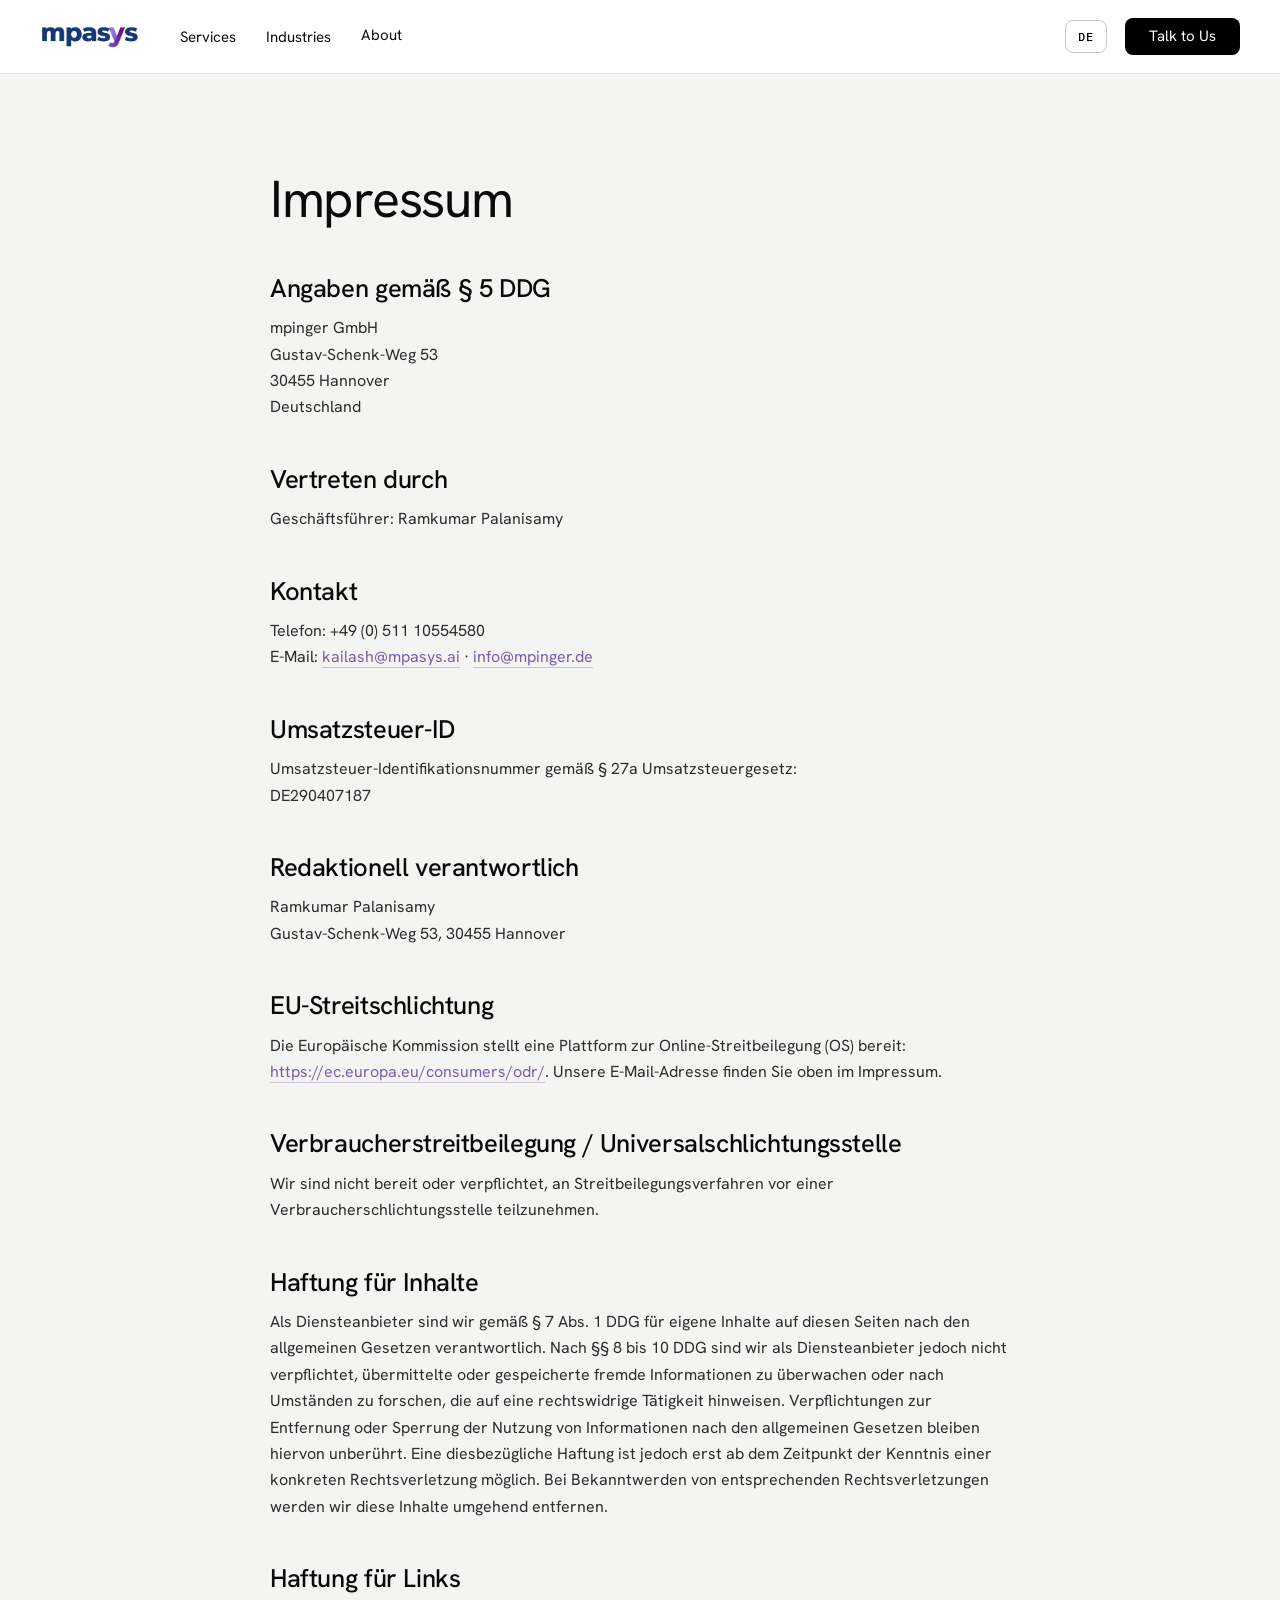
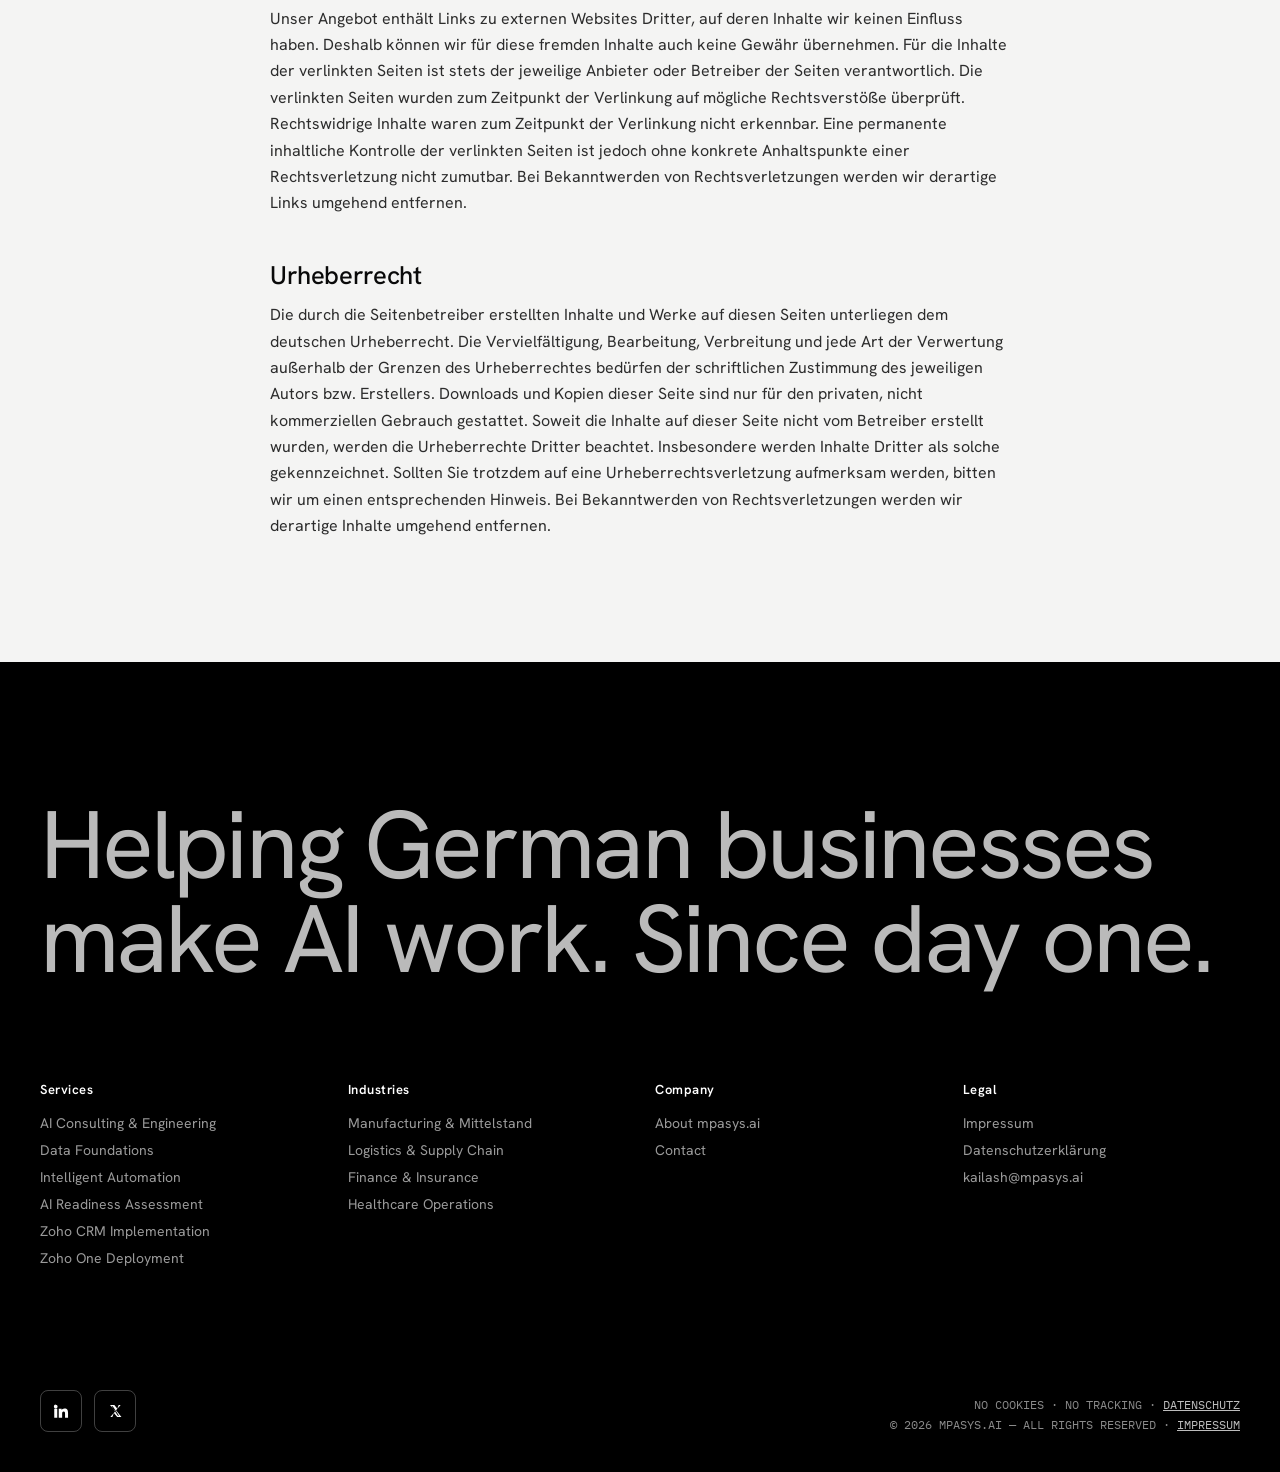
<file: impressum.html>
<!DOCTYPE html>
<html lang="de">
<head>
  <meta charset="UTF-8" />
  <meta name="viewport" content="width=device-width, initial-scale=1.0" />
  <title>Impressum — mpasys.ai</title>
  <meta name="description" content="Impressum von mpasys.ai — Angaben gemäß § 5 DDG." />
  <meta name="robots" content="noindex, follow" />
  <link rel="canonical" href="https://mpasys.ai/impressum.html" />
  <link rel="icon" href="images/favicon.svg" type="image/svg+xml" />
  <link rel="icon" href="images/favicon-32.png" type="image/png" sizes="32x32" />
  <link rel="apple-touch-icon" href="images/apple-touch-icon.png" />
  <meta name="theme-color" content="#7B5EA7" />
  <link rel="stylesheet" href="fonts/fonts.css" />
  <link rel="stylesheet" href="styles.css" />
</head>
<body>

  <!-- ===================== HEADER ===================== -->
  <header class="site-header" id="header">
    <div class="header-inner">
      <a href="index.html" class="logo" aria-label="mpasys.ai">
        <img src="images/mpasys-logo.png" alt="mpasys" class="logo-img" />
      </a>
      <nav class="main-nav">
        <div class="nav-group" data-menu="services"><button class="nav-item" data-de="Leistungen">Services</button></div>
        <div class="nav-group" data-menu="industries"><button class="nav-item" data-de="Branchen">Industries</button></div>
        <a class="nav-item" href="about.html" data-de="Über uns">About</a>
      </nav>
      <div class="header-actions">
        <button class="lang-toggle" id="langToggle" aria-label="Switch language">DE</button>
        <a href="mailto:kailash@mpasys.ai" class="btn-demo" data-de="Gespräch vereinbaren">Talk to Us</a>
        <button class="nav-toggle" id="navToggle" aria-label="Open menu" aria-expanded="false">
          <span></span><span></span><span></span>
        </button>
      </div>
    </div>

    <!-- ===== MOBILE MENU ===== -->
    <nav class="mobile-nav" id="mobileNav">
      <span class="mnav-cat" data-de="Leistungen">Services</span>
      <a href="service-ai.html" data-de="KI-Beratung &amp; Engineering">AI Consulting &amp; Engineering</a>
      <a href="service-zoho.html" data-de="Zoho-Implementierung">Zoho Implementation</a>
      <span class="mnav-cat" data-de="Branchen">Industries</span>
      <a href="industry-manufacturing.html" data-de="Fertigung &amp; Mittelstand">Manufacturing &amp; Mittelstand</a>
      <a href="industry-logistics.html" data-de="Logistik &amp; Supply Chain">Logistics &amp; Supply Chain</a>
      <a href="industry-finance.html" data-de="Finanzen &amp; Versicherung">Finance &amp; Insurance</a>
      <a href="industry-healthcare.html" data-de="Gesundheitswesen">Healthcare Operations</a>
      <span class="mnav-cat" data-de="Unternehmen">Company</span>
      <a href="about.html" data-de="Über uns">About</a>
      <a href="mailto:kailash@mpasys.ai" class="mobile-cta" data-de="Gespräch vereinbaren">Talk to Us</a>
    </nav>

    <!-- ===== MEGA MENU ===== -->
    <div class="mega" id="mega">
      <!-- Services -->
      <div class="mega-panel" data-menu="services">
        <div class="mega-cols">
          <div class="mega-col">
            <span class="mega-cat" data-de="Mit uns umsetzen">Build with us</span>
            <a class="mega-link" href="service-ai.html" data-de="KI-Beratung &amp; Engineering">AI Consulting &amp; Engineering</a>
            <a class="mega-link" href="service-zoho.html" data-de="Zoho-Implementierung">Zoho Implementation</a>
          </div>
          <div class="mega-col">
            <span class="mega-cat" data-de="Kompetenzen">Capabilities</span>
            <a class="mega-link sm" href="service-ai.html#readiness" data-de="AI-Readiness-Assessment">AI Readiness Assessment</a>
            <a class="mega-link sm" href="service-ai.html#data" data-de="Datenfundament für KI">Data Foundations</a>
            <a class="mega-link sm" href="service-ai.html#genai" data-de="Generative KI im Betrieb">Generative AI for Operations</a>
            <a class="mega-link sm" href="service-ai.html#automation" data-de="Intelligente Automatisierung">Intelligent Automation</a>
            <a class="mega-link sm" href="service-zoho.html#crm" data-de="Zoho-CRM-Implementierung">Zoho CRM Implementation</a>
            <a class="mega-link sm" href="service-zoho.html#one" data-de="Zoho-One-Einführung">Zoho One Deployment</a>
          </div>
        </div>
        <a class="mega-media" href="service-ai.html" style="background-image:url('images/robotics.jpg')" aria-label="AI Consulting"></a>
      </div>

      <!-- Industries -->
      <div class="mega-panel" data-menu="industries">
        <div class="mega-cols">
          <div class="mega-col">
            <span class="mega-cat" data-de="Nach Branche">By Industry</span>
            <a class="mega-link sm" href="industry-manufacturing.html" data-de="Fertigung &amp; Mittelstand">Manufacturing &amp; Mittelstand</a>
            <a class="mega-link sm" href="industry-logistics.html" data-de="Logistik &amp; Supply Chain">Logistics &amp; Supply Chain</a>
          </div>
          <div class="mega-col">
            <span class="mega-cat">&nbsp;</span>
            <a class="mega-link sm" href="industry-finance.html" data-de="Finanzen &amp; Versicherung">Finance &amp; Insurance</a>
            <a class="mega-link sm" href="industry-healthcare.html" data-de="Gesundheitswesen">Healthcare Operations</a>
          </div>
        </div>
        <a class="mega-media" href="industry-finance.html" style="background-image:url('images/finance.jpg')" aria-label="Industries"></a>
      </div>
    </div>
  </header>

  <section class="legalpage section-light">
    <div class="legalpage-inner">
      <h1>Impressum</h1>

      <h2>Angaben gemäß § 5 DDG</h2>
      <p>mpinger GmbH<br/>Gustav-Schenk-Weg 53<br/>30455 Hannover<br/>Deutschland</p>

      <h2>Vertreten durch</h2>
      <p>Geschäftsführer: Ramkumar Palanisamy</p>

      <h2>Kontakt</h2>
      <p>Telefon: +49 (0) 511 10554580<br/>E-Mail: <a href="mailto:kailash@mpasys.ai">kailash@mpasys.ai</a> · <a href="mailto:info@mpinger.de">info@mpinger.de</a></p>

      <h2>Umsatzsteuer-ID</h2>
      <p>Umsatzsteuer-Identifikationsnummer gemäß § 27a Umsatzsteuergesetz:<br/>DE290407187</p>

      <h2>Redaktionell verantwortlich</h2>
      <p>Ramkumar Palanisamy<br/>Gustav-Schenk-Weg 53, 30455 Hannover</p>

      <h2>EU-Streitschlichtung</h2>
      <p>Die Europäische Kommission stellt eine Plattform zur Online-Streitbeilegung (OS) bereit: <a href="https://ec.europa.eu/consumers/odr/" target="_blank" rel="noopener">https://ec.europa.eu/consumers/odr/</a>. Unsere E-Mail-Adresse finden Sie oben im Impressum.</p>

      <h2>Verbraucherstreitbeilegung / Universalschlichtungsstelle</h2>
      <p>Wir sind nicht bereit oder verpflichtet, an Streitbeilegungsverfahren vor einer Verbraucherschlichtungsstelle teilzunehmen.</p>

      <h2>Haftung für Inhalte</h2>
      <p>Als Diensteanbieter sind wir gemäß § 7 Abs. 1 DDG für eigene Inhalte auf diesen Seiten nach den allgemeinen Gesetzen verantwortlich. Nach §§ 8 bis 10 DDG sind wir als Diensteanbieter jedoch nicht verpflichtet, übermittelte oder gespeicherte fremde Informationen zu überwachen oder nach Umständen zu forschen, die auf eine rechtswidrige Tätigkeit hinweisen. Verpflichtungen zur Entfernung oder Sperrung der Nutzung von Informationen nach den allgemeinen Gesetzen bleiben hiervon unberührt. Eine diesbezügliche Haftung ist jedoch erst ab dem Zeitpunkt der Kenntnis einer konkreten Rechtsverletzung möglich. Bei Bekanntwerden von entsprechenden Rechtsverletzungen werden wir diese Inhalte umgehend entfernen.</p>

      <h2>Haftung für Links</h2>
      <p>Unser Angebot enthält Links zu externen Websites Dritter, auf deren Inhalte wir keinen Einfluss haben. Deshalb können wir für diese fremden Inhalte auch keine Gewähr übernehmen. Für die Inhalte der verlinkten Seiten ist stets der jeweilige Anbieter oder Betreiber der Seiten verantwortlich. Die verlinkten Seiten wurden zum Zeitpunkt der Verlinkung auf mögliche Rechtsverstöße überprüft. Rechtswidrige Inhalte waren zum Zeitpunkt der Verlinkung nicht erkennbar. Eine permanente inhaltliche Kontrolle der verlinkten Seiten ist jedoch ohne konkrete Anhaltspunkte einer Rechtsverletzung nicht zumutbar. Bei Bekanntwerden von Rechtsverletzungen werden wir derartige Links umgehend entfernen.</p>

      <h2>Urheberrecht</h2>
      <p>Die durch die Seitenbetreiber erstellten Inhalte und Werke auf diesen Seiten unterliegen dem deutschen Urheberrecht. Die Vervielfältigung, Bearbeitung, Verbreitung und jede Art der Verwertung außerhalb der Grenzen des Urheberrechtes bedürfen der schriftlichen Zustimmung des jeweiligen Autors bzw. Erstellers. Downloads und Kopien dieser Seite sind nur für den privaten, nicht kommerziellen Gebrauch gestattet. Soweit die Inhalte auf dieser Seite nicht vom Betreiber erstellt wurden, werden die Urheberrechte Dritter beachtet. Insbesondere werden Inhalte Dritter als solche gekennzeichnet. Sollten Sie trotzdem auf eine Urheberrechtsverletzung aufmerksam werden, bitten wir um einen entsprechenden Hinweis. Bei Bekanntwerden von Rechtsverletzungen werden wir derartige Inhalte umgehend entfernen.</p>
    </div>
  </section>

  <!-- ===================== FOOTER ===================== -->
  <footer class="footer">
    <h2 class="footer-big" data-de="Wir bringen KI in deutschen Unternehmen zum Laufen. Von Anfang an.">Helping German businesses make AI work. Since day one.</h2>
    <div class="footer-cols">
      <div class="footer-col">
        <span class="footer-col-h" data-de="Leistungen">Services</span>
        <a href="service-ai.html" data-de="KI-Beratung &amp; Engineering">AI Consulting &amp; Engineering</a>
        <a href="service-ai.html#data" data-de="Datenfundament für KI">Data Foundations</a>
        <a href="service-ai.html#automation" data-de="Intelligente Automatisierung">Intelligent Automation</a>
        <a href="service-ai.html#readiness" data-de="AI-Readiness-Assessment">AI Readiness Assessment</a>
        <a href="service-zoho.html#crm" data-de="Zoho-CRM-Implementierung">Zoho CRM Implementation</a>
        <a href="service-zoho.html#one" data-de="Zoho-One-Einführung">Zoho One Deployment</a>
      </div>
      <div class="footer-col">
        <span class="footer-col-h" data-de="Branchen">Industries</span>
        <a href="industry-manufacturing.html" data-de="Fertigung &amp; Mittelstand">Manufacturing &amp; Mittelstand</a>
        <a href="industry-logistics.html" data-de="Logistik &amp; Supply Chain">Logistics &amp; Supply Chain</a>
        <a href="industry-finance.html" data-de="Finanzen &amp; Versicherung">Finance &amp; Insurance</a>
        <a href="industry-healthcare.html" data-de="Gesundheitswesen">Healthcare Operations</a>
      </div>
      <div class="footer-col">
        <span class="footer-col-h" data-de="Unternehmen">Company</span>
        <a href="about.html" data-de="Über mpasys.ai">About mpasys.ai</a>
        <a href="mailto:kailash@mpasys.ai" data-de="Kontakt">Contact</a>
      </div>
      <div class="footer-col">
        <span class="footer-col-h" data-de="Rechtliches">Legal</span>
        <a href="impressum.html">Impressum</a>
        <a href="datenschutz.html">Datenschutzerklärung</a>
        <a href="mailto:kailash@mpasys.ai">kailash@mpasys.ai</a>
      </div>
    </div>
    <div class="footer-bottom">
      <div class="footer-social">
        <a href="#" aria-label="LinkedIn"><svg viewBox="0 0 24 24" width="18" height="18"><path fill="currentColor" d="M4.98 3.5a2.5 2.5 0 11-.02 5 2.5 2.5 0 01.02-5zM3 9h4v12H3zM9 9h3.8v1.7h.05c.53-1 1.83-2.05 3.77-2.05 4.03 0 4.78 2.65 4.78 6.1V21h-4v-5.4c0-1.3-.02-2.97-1.8-2.97-1.8 0-2.08 1.4-2.08 2.87V21H9z"/></svg></a>
        <a href="#" aria-label="X"><svg viewBox="0 0 24 24" width="16" height="16"><path fill="currentColor" d="M17.5 3h3l-7 8 8.2 10h-6.4l-5-6.1L8 21H5l7.5-8.6L4.5 3h6.5l4.5 5.6zm-1.1 16h1.7L8.6 4.8H6.8z"/></svg></a>
      </div>
      <div class="footer-legal">
        <span>NO COOKIES · NO TRACKING · <a href="datenschutz.html">DATENSCHUTZ</a></span>
        <span>© 2026 MPASYS.AI — ALL RIGHTS RESERVED · <a href="impressum.html">IMPRESSUM</a></span>
      </div>
    </div>
  </footer>

  <script src="js/gsap.min.js"></script>
  <script src="js/ScrollTrigger.min.js"></script>
  <script src="script.js"></script>
</body>
</html>
</file>
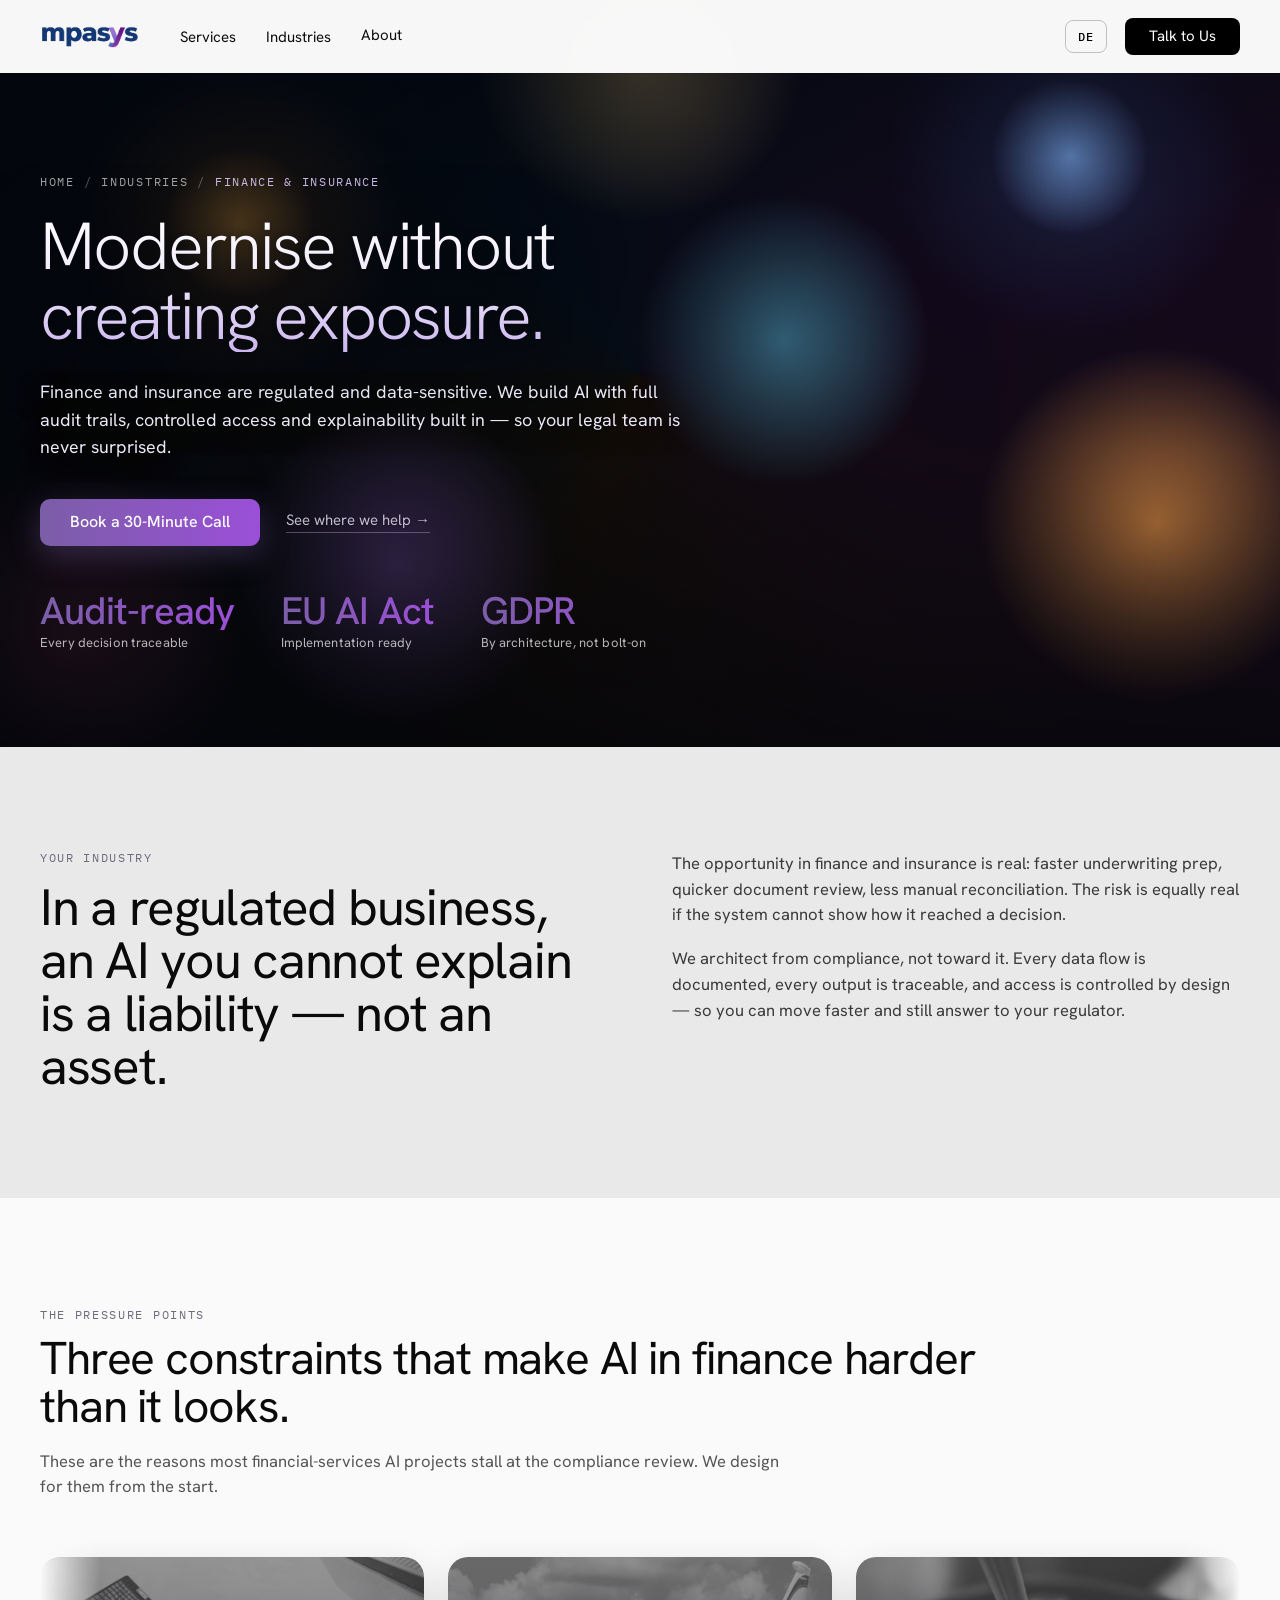
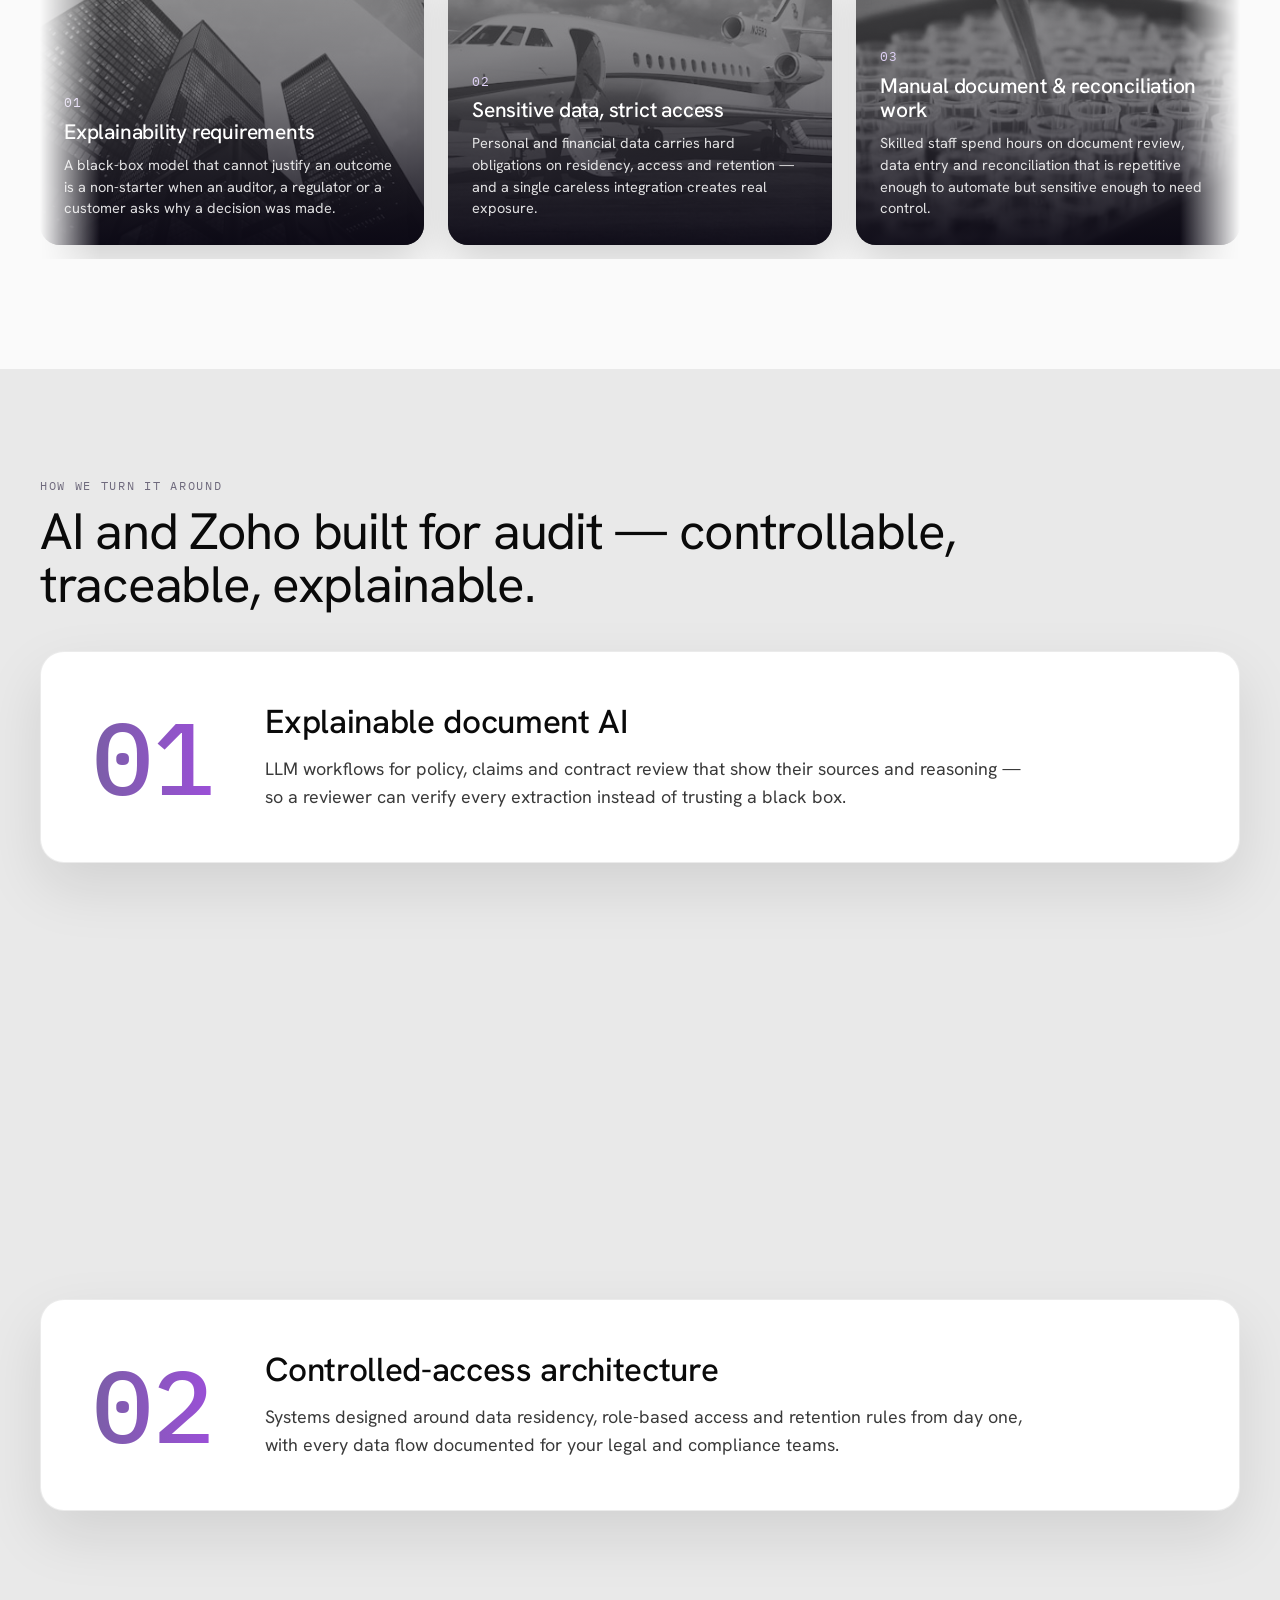
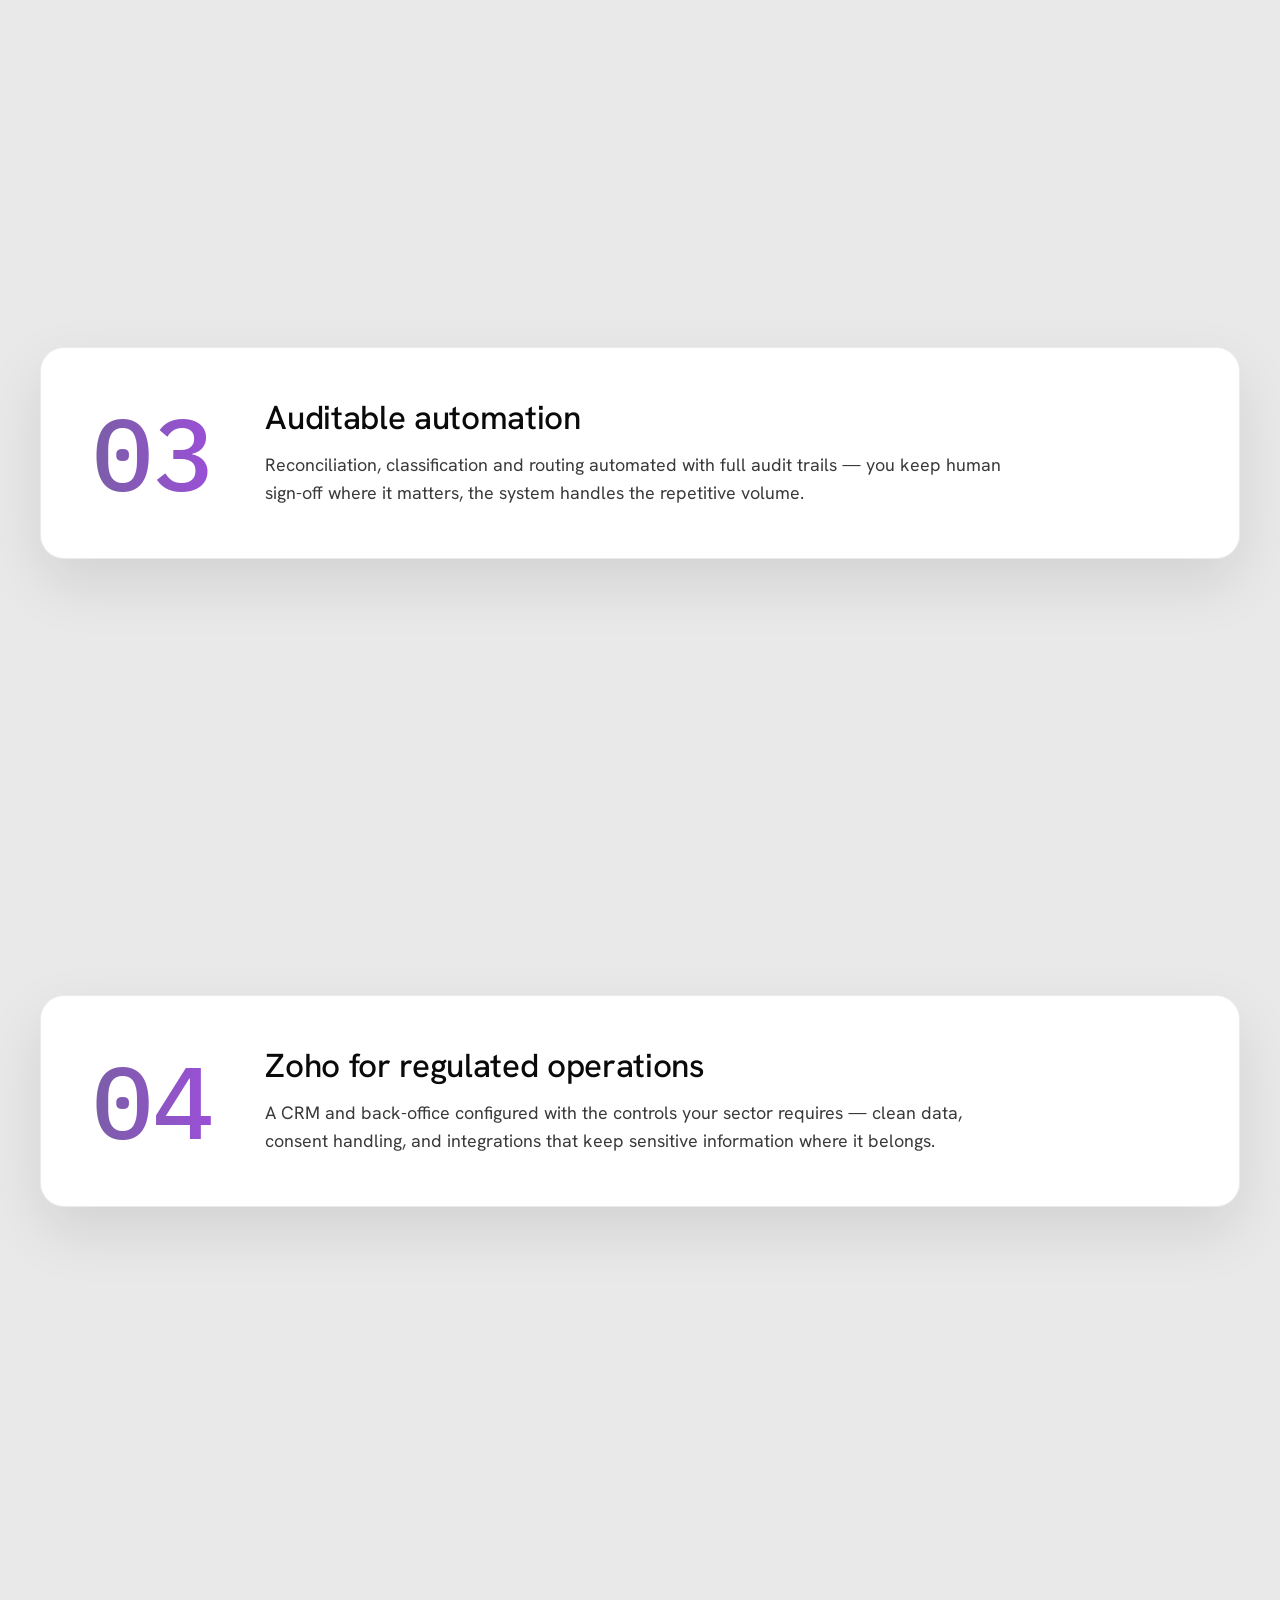
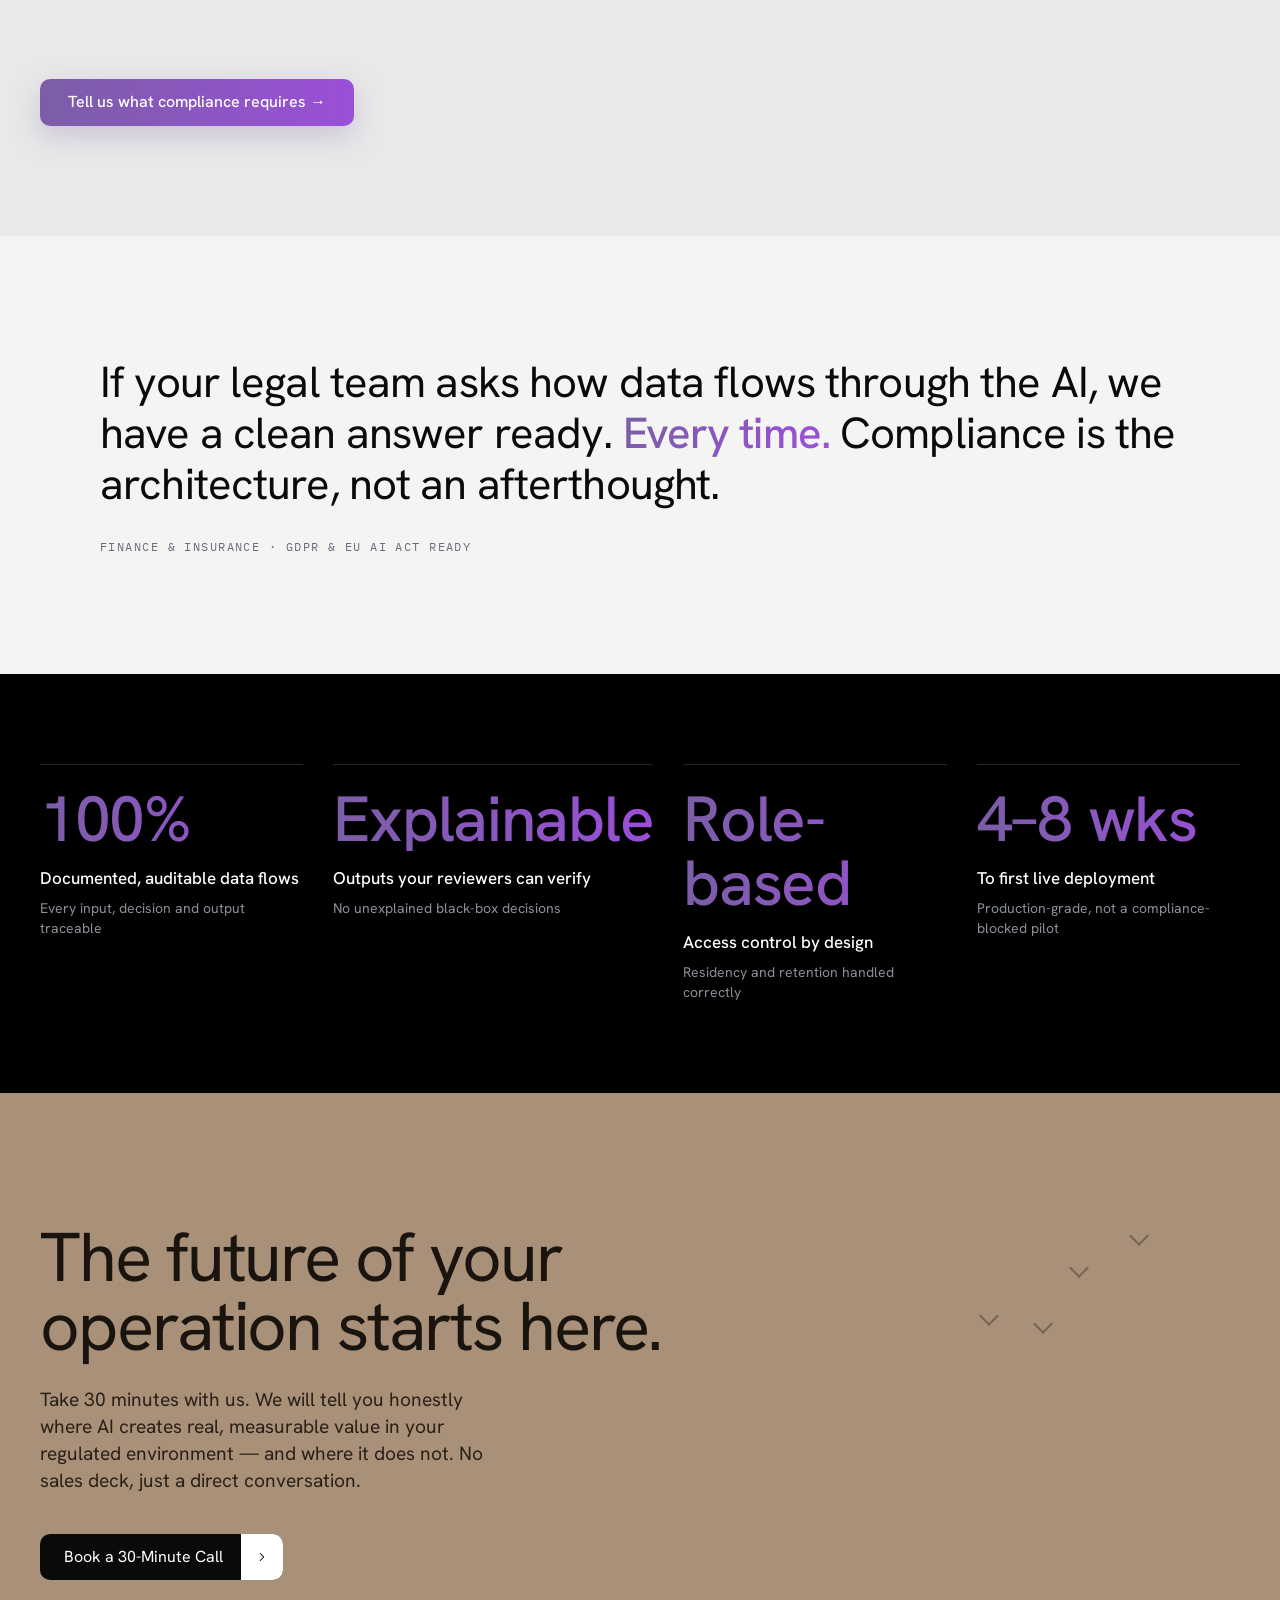
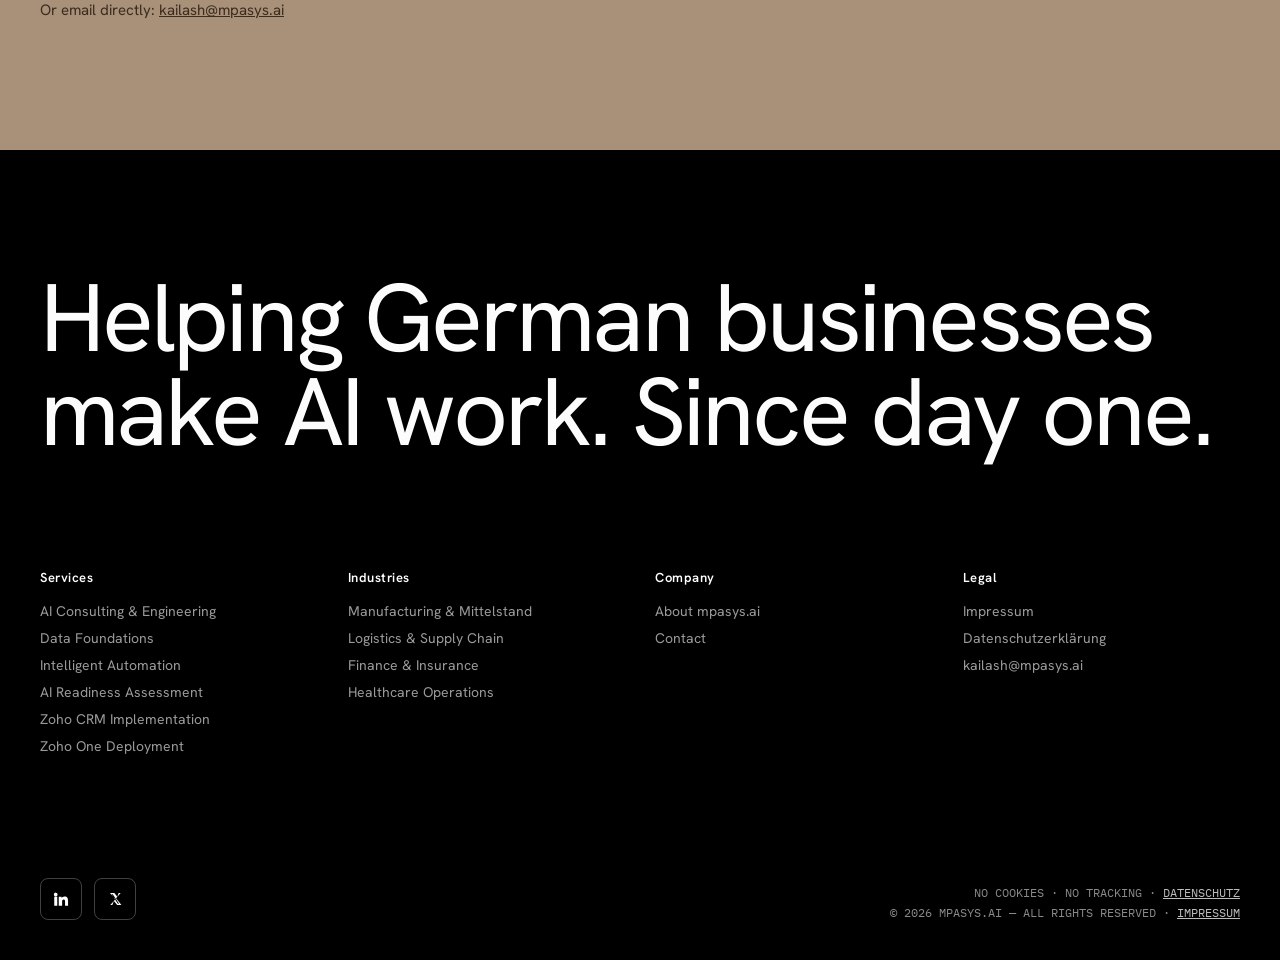
<file: industry-finance.html>
<!DOCTYPE html>
<html lang="en">
<head>
  <meta charset="UTF-8" />
  <meta name="viewport" content="width=device-width, initial-scale=1.0" />
  <title>Finance &amp; Insurance — AI &amp; Zoho | mpasys.ai</title>
  <meta name="description" content="Explainable, auditable AI for finance and insurance. Document AI, controlled-access architecture and auditable automation — GDPR and EU AI Act ready." />
  <link rel="canonical" href="https://mpasys.ai/industry-finance.html" />
  <link rel="icon" href="images/favicon.svg" type="image/svg+xml" />
  <link rel="icon" href="images/favicon-32.png" type="image/png" sizes="32x32" />
  <link rel="apple-touch-icon" href="images/apple-touch-icon.png" />
  <meta name="theme-color" content="#7B5EA7" />
  <meta property="og:type" content="website" />
  <meta property="og:site_name" content="mpasys.ai" />
  <meta property="og:url" content="https://mpasys.ai/industry-finance.html" />
  <meta property="og:title" content="Finance &amp; Insurance — AI &amp; Zoho | mpasys.ai" />
  <meta property="og:description" content="Explainable, auditable AI for finance and insurance. Document AI, controlled-access architecture and auditable automation — GDPR and EU AI Act ready." />
  <meta property="og:image" content="https://mpasys.ai/images/og-cover.jpg" />
  <meta property="og:image:width" content="1200" />
  <meta property="og:image:height" content="630" />
  <meta name="twitter:card" content="summary_large_image" />
  <meta name="twitter:image" content="https://mpasys.ai/images/og-cover.jpg" />
  <link rel="stylesheet" href="fonts/fonts.css" />
  <link rel="stylesheet" href="styles.css" />
</head>
<body>

  <!-- ===================== HEADER ===================== -->
  <header class="site-header" id="header">
    <div class="header-inner">
      <a href="index.html" class="logo" aria-label="mpasys.ai">
        <img src="images/mpasys-logo.png" alt="mpasys" class="logo-img" />
      </a>
      <nav class="main-nav">
        <div class="nav-group" data-menu="services"><button class="nav-item" data-de="Leistungen">Services</button></div>
        <div class="nav-group" data-menu="industries"><button class="nav-item" data-de="Branchen">Industries</button></div>
        <a class="nav-item" href="about.html" data-de="Über uns">About</a>
      </nav>
      <div class="header-actions">
        <button class="lang-toggle" id="langToggle" aria-label="Switch language">DE</button>
        <a href="mailto:kailash@mpasys.ai" class="btn-demo" data-de="Gespräch vereinbaren">Talk to Us</a>
        <button class="nav-toggle" id="navToggle" aria-label="Open menu" aria-expanded="false">
          <span></span><span></span><span></span>
        </button>
      </div>
    </div>

    <!-- ===== MOBILE MENU ===== -->
    <nav class="mobile-nav" id="mobileNav">
      <span class="mnav-cat" data-de="Leistungen">Services</span>
      <a href="service-ai.html" data-de="KI-Beratung &amp; Engineering">AI Consulting &amp; Engineering</a>
      <a href="service-zoho.html" data-de="Zoho-Implementierung">Zoho Implementation</a>
      <span class="mnav-cat" data-de="Branchen">Industries</span>
      <a href="industry-manufacturing.html" data-de="Fertigung &amp; Mittelstand">Manufacturing &amp; Mittelstand</a>
      <a href="industry-logistics.html" data-de="Logistik &amp; Supply Chain">Logistics &amp; Supply Chain</a>
      <a href="industry-finance.html" data-de="Finanzen &amp; Versicherung">Finance &amp; Insurance</a>
      <a href="industry-healthcare.html" data-de="Gesundheitswesen">Healthcare Operations</a>
      <span class="mnav-cat" data-de="Unternehmen">Company</span>
      <a href="about.html" data-de="Über uns">About</a>
      <a href="mailto:kailash@mpasys.ai" class="mobile-cta" data-de="Gespräch vereinbaren">Talk to Us</a>
    </nav>

    <!-- ===== MEGA MENU ===== -->
    <div class="mega" id="mega">
      <!-- Services -->
      <div class="mega-panel" data-menu="services">
        <div class="mega-cols">
          <div class="mega-col">
            <span class="mega-cat" data-de="Mit uns umsetzen">Build with us</span>
            <a class="mega-link" href="service-ai.html" data-de="KI-Beratung &amp; Engineering">AI Consulting &amp; Engineering</a>
            <a class="mega-link" href="service-zoho.html" data-de="Zoho-Implementierung">Zoho Implementation</a>
          </div>
          <div class="mega-col">
            <span class="mega-cat" data-de="Kompetenzen">Capabilities</span>
            <a class="mega-link sm" href="service-ai.html#readiness" data-de="AI-Readiness-Assessment">AI Readiness Assessment</a>
            <a class="mega-link sm" href="service-ai.html#data" data-de="Datenfundament für KI">Data Foundations</a>
            <a class="mega-link sm" href="service-ai.html#genai" data-de="Generative KI im Betrieb">Generative AI for Operations</a>
            <a class="mega-link sm" href="service-ai.html#automation" data-de="Intelligente Automatisierung">Intelligent Automation</a>
            <a class="mega-link sm" href="service-zoho.html#crm" data-de="Zoho-CRM-Implementierung">Zoho CRM Implementation</a>
            <a class="mega-link sm" href="service-zoho.html#one" data-de="Zoho-One-Einführung">Zoho One Deployment</a>
          </div>
        </div>
        <a class="mega-media" href="service-ai.html" style="background-image:url('images/robotics.jpg')" aria-label="AI Consulting"></a>
      </div>

      <!-- Industries -->
      <div class="mega-panel" data-menu="industries">
        <div class="mega-cols">
          <div class="mega-col">
            <span class="mega-cat" data-de="Nach Branche">By Industry</span>
            <a class="mega-link sm" href="industry-manufacturing.html" data-de="Fertigung &amp; Mittelstand">Manufacturing &amp; Mittelstand</a>
            <a class="mega-link sm" href="industry-logistics.html" data-de="Logistik &amp; Supply Chain">Logistics &amp; Supply Chain</a>
          </div>
          <div class="mega-col">
            <span class="mega-cat">&nbsp;</span>
            <a class="mega-link sm" href="industry-finance.html" data-de="Finanzen &amp; Versicherung">Finance &amp; Insurance</a>
            <a class="mega-link sm" href="industry-healthcare.html" data-de="Gesundheitswesen">Healthcare Operations</a>
          </div>
        </div>
        <a class="mega-media" href="industry-finance.html" style="background-image:url('images/finance.jpg')" aria-label="Industries"></a>
      </div>
    </div>
  </header>

  <!-- ===================== HERO ===================== -->
  <section class="hero compact" id="hero">
    <div class="hero-bg" aria-hidden="true"></div>
    <div class="hero-overlay" aria-hidden="true"></div>
    <div class="hero-content">
      <span class="hero-crumb"><a href="index.html" data-de="Start">Home</a><span class="sep">/</span><a href="index.html" data-de="Branchen">Industries</a><span class="sep">/</span><span data-de="Finanzen &amp; Versicherung">Finance &amp; Insurance</span></span>
      <h1 class="hero-title" data-de="Modernisieren, ohne&lt;br/&gt;Risiken zu schaffen.">Modernise without<br/>creating exposure.</h1>
      <p class="hero-sub" data-de="Finanzen und Versicherung sind reguliert und datensensibel. Wir bauen KI mit vollständigen Audit-Trails, kontrolliertem Zugriff und eingebauter Erklärbarkeit — damit Ihre Rechtsabteilung nie überrascht wird.">Finance and insurance are regulated and data-sensitive. We build AI with full audit trails, controlled access and explainability built in — so your legal team is never surprised.</p>
      <div class="hero-cta-row">
        <a href="mailto:kailash@mpasys.ai" class="btn-hero" data-de="30-Minuten-Gespräch buchen">Book a 30-Minute Call</a>
        <a href="#challenges" class="btn-hero-ghost" data-de="Wo wir helfen →">See where we help →</a>
      </div>
      <div class="hero-metrics">
        <div class="hero-metric"><b data-de="Audit-fähig">Audit-ready</b><span data-de="Jede Entscheidung nachvollziehbar">Every decision traceable</span></div>
        <div class="hero-metric"><b>EU AI Act</b><span data-de="Bereit für die Umsetzung">Implementation ready</span></div>
        <div class="hero-metric"><b data-de="DSGVO">GDPR</b><span data-de="Architektur, kein Nachrüsten">By architecture, not bolt-on</span></div>
      </div>
    </div>
  </section>

  <!-- ===================== INTRO ===================== -->
  <section class="pageintro section-light">
    <div class="pageintro-inner">
      <div>
        <span class="pageintro-eyebrow" data-de="Ihre Branche">Your industry</span>
        <h2 class="pageintro-title" data-de="In einem regulierten Geschäft ist eine KI, die Sie nicht erklären können, eine Haftung — kein Vorteil.">In a regulated business, an AI you cannot explain is a liability — not an asset.</h2>
      </div>
      <div class="pageintro-lead">
        <p data-de="Die Chance in Finanzen und Versicherung ist real: schnellere Underwriting-Vorbereitung, zügigere Dokumentenprüfung, weniger manuelle Abstimmung. Das Risiko ist genauso real, wenn das System nicht zeigen kann, wie es zu einer Entscheidung kam.">The opportunity in finance and insurance is real: faster underwriting prep, quicker document review, less manual reconciliation. The risk is equally real if the system cannot show how it reached a decision.</p>
        <p data-de="Wir architektieren von der Compliance aus, nicht auf sie zu. Jeder Datenfluss ist dokumentiert, jedes Ergebnis nachvollziehbar, jeder Zugriff kontrolliert — damit Sie schneller werden und Ihrem Regulator trotzdem jede Antwort geben können.">We architect from compliance, not toward it. Every data flow is documented, every output is traceable, and access is controlled by design — so you can move faster and still answer to your regulator.</p>
      </div>
    </div>
  </section>

  <!-- ===================== CHALLENGES ===================== -->
  <section class="industries section-light" id="challenges">
    <div class="industries-head">
      <span class="services-eyebrow" style="display:block;margin-bottom:12px;" data-de="Die Druckpunkte">The pressure points</span>
      <h2 class="industries-title" data-de="Drei Randbedingungen, die KI im Finanzsektor schwerer machen, als sie aussieht.">Three constraints that make AI in finance harder than it looks.</h2>
      <p class="industries-sub" data-de="An diesen Punkten scheitern die meisten KI-Projekte im Finanzbereich an der Compliance-Prüfung. Wir gestalten von Anfang an dafür.">These are the reasons most financial-services AI projects stall at the compliance review. We design for them from the start.</p>
    </div>
    <div class="pp-marquee">
      <div class="pp-track">
        <div class="pp-set">
          <article class="pp-card">
            <div class="pp-media" style="background-image:url('images/finance.jpg')"></div>
            <div class="pp-scrim"></div>
            <div class="pp-content">
              <span class="pp-num">01</span>
              <h3 data-de="Erklärbarkeitsanforderungen">Explainability requirements</h3>
              <p data-de="Ein Black-Box-Modell, das ein Ergebnis nicht begründen kann, ist ein Ausschlusskriterium — spätestens wenn Auditor, Regulator oder Kunde fragt, warum entschieden wurde.">A black-box model that cannot justify an outcome is a non-starter when an auditor, a regulator or a customer asks why a decision was made.</p>
            </div>
          </article>
          <article class="pp-card">
            <div class="pp-media" style="background-image:url('images/defense.jpg')"></div>
            <div class="pp-scrim"></div>
            <div class="pp-content">
              <span class="pp-num">02</span>
              <h3 data-de="Sensible Daten, strenger Zugriff">Sensitive data, strict access</h3>
              <p data-de="Personen- und Finanzdaten bringen harte Pflichten bei Residenz, Zugriff und Aufbewahrung mit — eine einzige unbedachte Integration schafft echte Angriffsfläche.">Personal and financial data carries hard obligations on residency, access and retention — and a single careless integration creates real exposure.</p>
            </div>
          </article>
          <article class="pp-card">
            <div class="pp-media" style="background-image:url('images/research.jpg')"></div>
            <div class="pp-scrim"></div>
            <div class="pp-content">
              <span class="pp-num">03</span>
              <h3 data-de="Manuelle Dokumenten- &amp; Abstimmarbeit">Manual document &amp; reconciliation work</h3>
              <p data-de="Qualifizierte Mitarbeiter verbringen Stunden mit Dokumentenprüfung, Datenerfassung und Abstimmung — repetitiv genug zum Automatisieren, sensibel genug für strenge Kontrolle.">Skilled staff spend hours on document review, data entry and reconciliation that is repetitive enough to automate but sensitive enough to need control.</p>
            </div>
          </article>
        </div>
        <div class="pp-set" aria-hidden="true">
          <article class="pp-card">
            <div class="pp-media" style="background-image:url('images/finance.jpg')"></div>
            <div class="pp-scrim"></div>
            <div class="pp-content">
              <span class="pp-num">01</span>
              <h3 data-de="Erklärbarkeitsanforderungen">Explainability requirements</h3>
              <p data-de="Ein Black-Box-Modell, das ein Ergebnis nicht begründen kann, ist ein Ausschlusskriterium — spätestens wenn Auditor, Regulator oder Kunde fragt, warum entschieden wurde.">A black-box model that cannot justify an outcome is a non-starter when an auditor, a regulator or a customer asks why a decision was made.</p>
            </div>
          </article>
          <article class="pp-card">
            <div class="pp-media" style="background-image:url('images/defense.jpg')"></div>
            <div class="pp-scrim"></div>
            <div class="pp-content">
              <span class="pp-num">02</span>
              <h3 data-de="Sensible Daten, strenger Zugriff">Sensitive data, strict access</h3>
              <p data-de="Personen- und Finanzdaten bringen harte Pflichten bei Residenz, Zugriff und Aufbewahrung mit — eine einzige unbedachte Integration schafft echte Angriffsfläche.">Personal and financial data carries hard obligations on residency, access and retention — and a single careless integration creates real exposure.</p>
            </div>
          </article>
          <article class="pp-card">
            <div class="pp-media" style="background-image:url('images/research.jpg')"></div>
            <div class="pp-scrim"></div>
            <div class="pp-content">
              <span class="pp-num">03</span>
              <h3 data-de="Manuelle Dokumenten- &amp; Abstimmarbeit">Manual document &amp; reconciliation work</h3>
              <p data-de="Qualifizierte Mitarbeiter verbringen Stunden mit Dokumentenprüfung, Datenerfassung und Abstimmung — repetitiv genug zum Automatisieren, sensibel genug für strenge Kontrolle.">Skilled staff spend hours on document review, data entry and reconciliation that is repetitive enough to automate but sensitive enough to need control.</p>
            </div>
          </article>
        </div>
      </div>
    </div>
  </section>

  <!-- ===================== SOLUTIONS (sticky card-stack) ===================== -->
  <section class="services section-light svc-stack">
    <div class="services-head">
      <span class="services-eyebrow" data-de="So drehen wir es um">How we turn it around</span>
      <h2 class="services-title" data-de="KI und Zoho, gebaut fürs Audit — kontrollierbar, nachvollziehbar, erklärbar.">AI and Zoho built for audit — controllable, traceable, explainable.</h2>
    </div>
    <div class="svc-stack-wrap">
      <div class="svc-stack-item">
        <article class="svc-stack-card">
          <span class="svc-num">01</span>
          <div class="svc-stack-body">
            <h4 data-de="Erklärbare Dokumenten-KI">Explainable document AI</h4>
            <p data-de="LLM-Workflows für Policen-, Schadens- und Vertragsprüfung, die Quellen und Begründung offenlegen — ein Prüfer kann jede Extraktion verifizieren, statt einer Black Box zu vertrauen.">LLM workflows for policy, claims and contract review that show their sources and reasoning — so a reviewer can verify every extraction instead of trusting a black box.</p>
          </div>
        </article>
      </div>
      <div class="svc-stack-item">
        <article class="svc-stack-card">
          <span class="svc-num">02</span>
          <div class="svc-stack-body">
            <h4 data-de="Architektur mit kontrolliertem Zugriff">Controlled-access architecture</h4>
            <p data-de="Systeme, die von Tag eins um Datenresidenz, rollenbasierten Zugriff und Aufbewahrungsregeln herum entworfen sind — jeder Datenfluss dokumentiert für Legal und Compliance.">Systems designed around data residency, role-based access and retention rules from day one, with every data flow documented for your legal and compliance teams.</p>
          </div>
        </article>
      </div>
      <div class="svc-stack-item">
        <article class="svc-stack-card">
          <span class="svc-num">03</span>
          <div class="svc-stack-body">
            <h4 data-de="Auditierbare Automatisierung">Auditable automation</h4>
            <p data-de="Abstimmung, Klassifizierung und Routing automatisiert mit vollständigen Audit-Trails — menschliche Freigabe bleibt, wo sie zählt; das System übernimmt das repetitive Volumen.">Reconciliation, classification and routing automated with full audit trails — you keep human sign-off where it matters, the system handles the repetitive volume.</p>
          </div>
        </article>
      </div>
      <div class="svc-stack-item">
        <article class="svc-stack-card">
          <span class="svc-num">04</span>
          <div class="svc-stack-body">
            <h4 data-de="Zoho für regulierte Prozesse">Zoho for regulated operations</h4>
            <p data-de="CRM und Backoffice, konfiguriert mit den Kontrollen, die Ihr Sektor verlangt — saubere Daten, Consent-Handling und Integrationen, die sensible Informationen dort halten, wo sie hingehören.">A CRM and back-office configured with the controls your sector requires — clean data, consent handling, and integrations that keep sensitive information where it belongs.</p>
          </div>
        </article>
      </div>
    </div>
    <a href="mailto:kailash@mpasys.ai" class="svc-cta" data-de="Sagen Sie uns, was Ihre Compliance verlangt →">Tell us what compliance requires →</a>
  </section>

  <!-- ===================== STATEMENT ===================== -->
  <section class="statement section-light">
    <div class="statement-inner">
      <p data-de="Wenn Ihre Rechtsabteilung fragt, wie Daten durch die KI fließen, haben wir eine saubere Antwort parat. &lt;b&gt;Jedes Mal.&lt;/b&gt; Compliance ist die Architektur, kein Nachtrag.">If your legal team asks how data flows through the AI, we have a clean answer ready. <b>Every time.</b> Compliance is the architecture, not an afterthought.</p>
      <span class="statement-by" data-de="Finanzen &amp; Versicherung · DSGVO &amp; EU AI Act ready">Finance &amp; Insurance · GDPR &amp; EU AI Act ready</span>
    </div>
  </section>

  <!-- ===================== PROOF STRIP ===================== -->
  <section class="proof">
    <div class="proof-inner">
      <article class="proof-block"><span class="proof-num">100%</span><span class="proof-label" data-de="Dokumentierte, auditierbare Datenflüsse">Documented, auditable data flows</span><span class="proof-sub" data-de="Jeder Input, jede Entscheidung, jedes Ergebnis nachvollziehbar">Every input, decision and output traceable</span></article>
      <article class="proof-block"><span class="proof-num" data-de="Erklärbar">Explainable</span><span class="proof-label" data-de="Ergebnisse, die Ihre Prüfer verifizieren können">Outputs your reviewers can verify</span><span class="proof-sub" data-de="Keine unerklärten Black-Box-Entscheidungen">No unexplained black-box decisions</span></article>
      <article class="proof-block"><span class="proof-num" data-de="Rollenbasiert">Role-based</span><span class="proof-label" data-de="Zugriffskontrolle by Design">Access control by design</span><span class="proof-sub" data-de="Residenz und Aufbewahrung korrekt gehandhabt">Residency and retention handled correctly</span></article>
      <article class="proof-block"><span class="proof-num" data-de="4–8 Wo.">4–8 wks</span><span class="proof-label" data-de="Bis zum ersten Live-Einsatz">To first live deployment</span><span class="proof-sub" data-de="Produktionsreif, kein compliance-blockierter Pilot">Production-grade, not a compliance-blocked pilot</span></article>
    </div>
  </section>

  <!-- ===================== CTA ===================== -->
  <section class="cta">
    <div class="cta-inner">
      <h2 class="cta-title" data-de="Die Zukunft Ihres&lt;br/&gt;Betriebs beginnt hier.">The future of your<br/>operation starts here.</h2>
      <p class="cta-copy" data-de="Nehmen Sie sich 30 Minuten mit uns. Wir sagen Ihnen ehrlich, wo KI in Ihrem regulierten Umfeld messbaren Wert schafft — und wo nicht. Kein Sales-Deck, ein direktes Gespräch.">Take 30 minutes with us. We will tell you honestly where AI creates real, measurable value in your regulated environment — and where it does not. No sales deck, just a direct conversation.</p>
      <a href="mailto:kailash@mpasys.ai" class="btn-dark"><span data-de="30-Minuten-Gespräch buchen">Book a 30-Minute Call</span>
        <span class="btn-dark-arrow"><svg viewBox="0 0 24 24" width="14" height="14"><path d="M9 6 L15 12 L9 18" fill="none" stroke="currentColor" stroke-width="1.8" stroke-linecap="round" stroke-linejoin="round"/></svg></span>
      </a>
      <p class="cta-mail"><span data-de="Oder direkt per E-Mail:">Or email directly:</span> <a href="mailto:kailash@mpasys.ai">kailash@mpasys.ai</a></p>
      <div class="cta-marks" aria-hidden="true"><i></i><i></i><i></i><i></i></div>
    </div>
  </section>

  <!-- ===================== FOOTER ===================== -->
  <footer class="footer">
    <h2 class="footer-big" data-de="Wir bringen KI in deutschen Unternehmen zum Laufen. Von Anfang an.">Helping German businesses make AI work. Since day one.</h2>
    <div class="footer-cols">
      <div class="footer-col">
        <span class="footer-col-h" data-de="Leistungen">Services</span>
        <a href="service-ai.html" data-de="KI-Beratung &amp; Engineering">AI Consulting &amp; Engineering</a>
        <a href="service-ai.html#data" data-de="Datenfundament für KI">Data Foundations</a>
        <a href="service-ai.html#automation" data-de="Intelligente Automatisierung">Intelligent Automation</a>
        <a href="service-ai.html#readiness" data-de="AI-Readiness-Assessment">AI Readiness Assessment</a>
        <a href="service-zoho.html#crm" data-de="Zoho-CRM-Implementierung">Zoho CRM Implementation</a>
        <a href="service-zoho.html#one" data-de="Zoho-One-Einführung">Zoho One Deployment</a>
      </div>
      <div class="footer-col">
        <span class="footer-col-h" data-de="Branchen">Industries</span>
        <a href="industry-manufacturing.html" data-de="Fertigung &amp; Mittelstand">Manufacturing &amp; Mittelstand</a>
        <a href="industry-logistics.html" data-de="Logistik &amp; Supply Chain">Logistics &amp; Supply Chain</a>
        <a href="industry-finance.html" data-de="Finanzen &amp; Versicherung">Finance &amp; Insurance</a>
        <a href="industry-healthcare.html" data-de="Gesundheitswesen">Healthcare Operations</a>
      </div>
      <div class="footer-col">
        <span class="footer-col-h" data-de="Unternehmen">Company</span>
        <a href="about.html" data-de="Über mpasys.ai">About mpasys.ai</a>
        <a href="mailto:kailash@mpasys.ai" data-de="Kontakt">Contact</a>
      </div>
      <div class="footer-col">
        <span class="footer-col-h" data-de="Rechtliches">Legal</span>
        <a href="impressum.html">Impressum</a>
        <a href="datenschutz.html">Datenschutzerklärung</a>
        <a href="mailto:kailash@mpasys.ai">kailash@mpasys.ai</a>
      </div>
    </div>
    <div class="footer-bottom">
      <div class="footer-social">
        <a href="#" aria-label="LinkedIn"><svg viewBox="0 0 24 24" width="18" height="18"><path fill="currentColor" d="M4.98 3.5a2.5 2.5 0 11-.02 5 2.5 2.5 0 01.02-5zM3 9h4v12H3zM9 9h3.8v1.7h.05c.53-1 1.83-2.05 3.77-2.05 4.03 0 4.78 2.65 4.78 6.1V21h-4v-5.4c0-1.3-.02-2.97-1.8-2.97-1.8 0-2.08 1.4-2.08 2.87V21H9z"/></svg></a>
        <a href="#" aria-label="X"><svg viewBox="0 0 24 24" width="16" height="16"><path fill="currentColor" d="M17.5 3h3l-7 8 8.2 10h-6.4l-5-6.1L8 21H5l7.5-8.6L4.5 3h6.5l4.5 5.6zm-1.1 16h1.7L8.6 4.8H6.8z"/></svg></a>
      </div>
      <div class="footer-legal">
        <span>NO COOKIES · NO TRACKING · <a href="datenschutz.html">DATENSCHUTZ</a></span>
        <span>© 2026 MPASYS.AI — ALL RIGHTS RESERVED · <a href="impressum.html">IMPRESSUM</a></span>
      </div>
    </div>
  </footer>

  <script src="js/gsap.min.js"></script>
  <script src="js/ScrollTrigger.min.js"></script>
  <script src="script.js"></script>
</body>
</html>
</file>
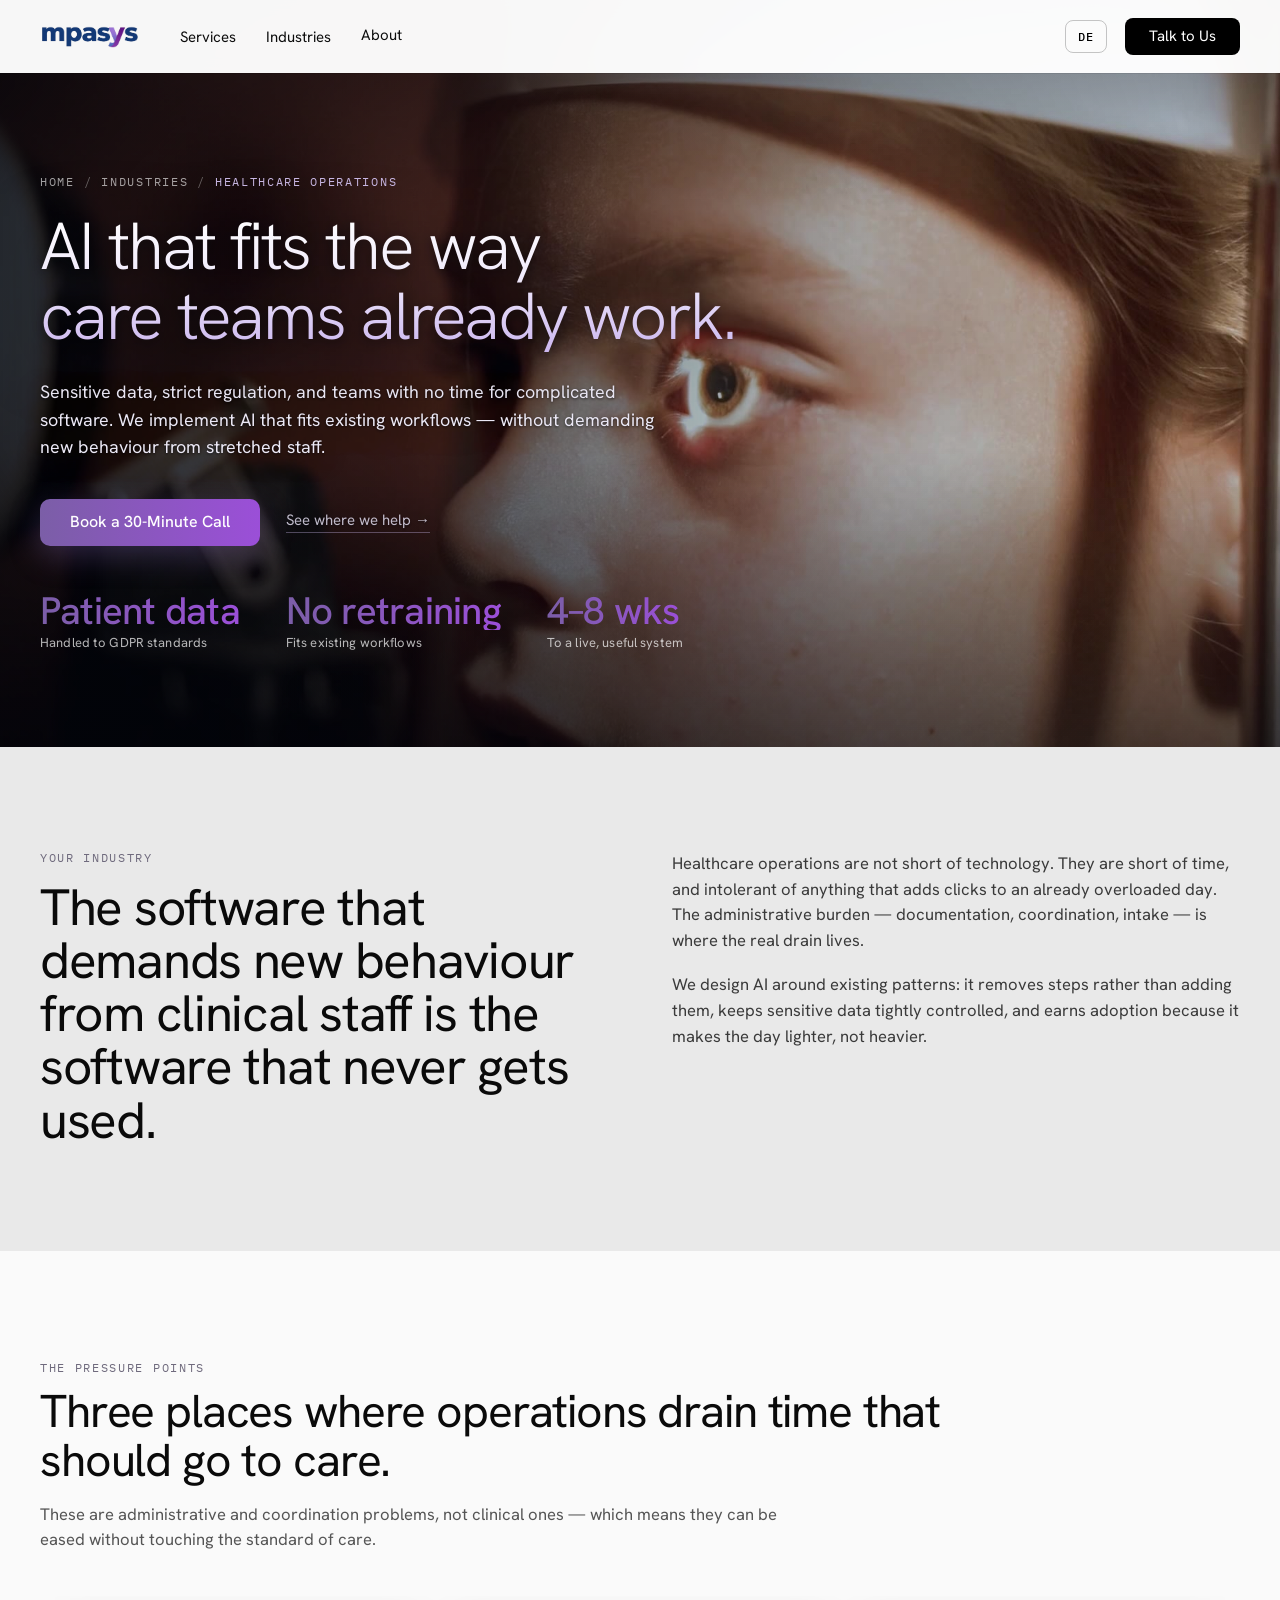
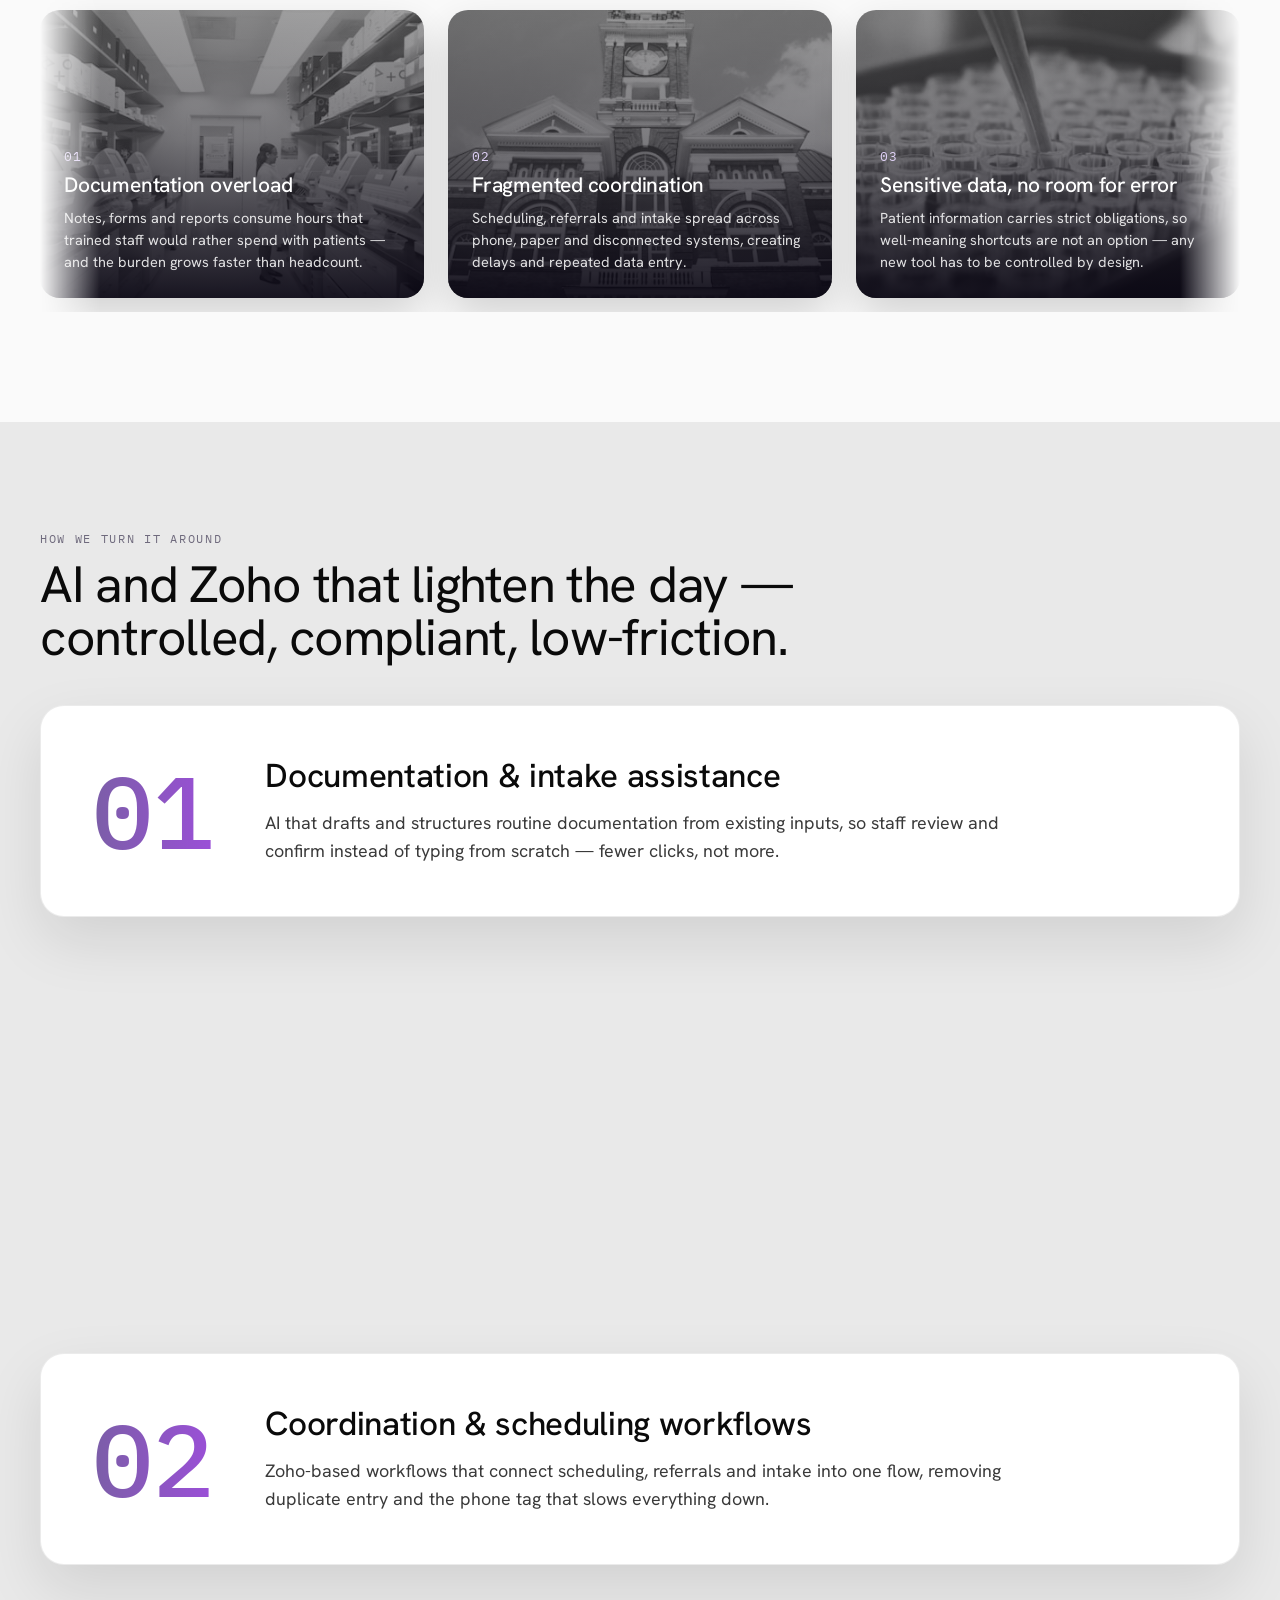
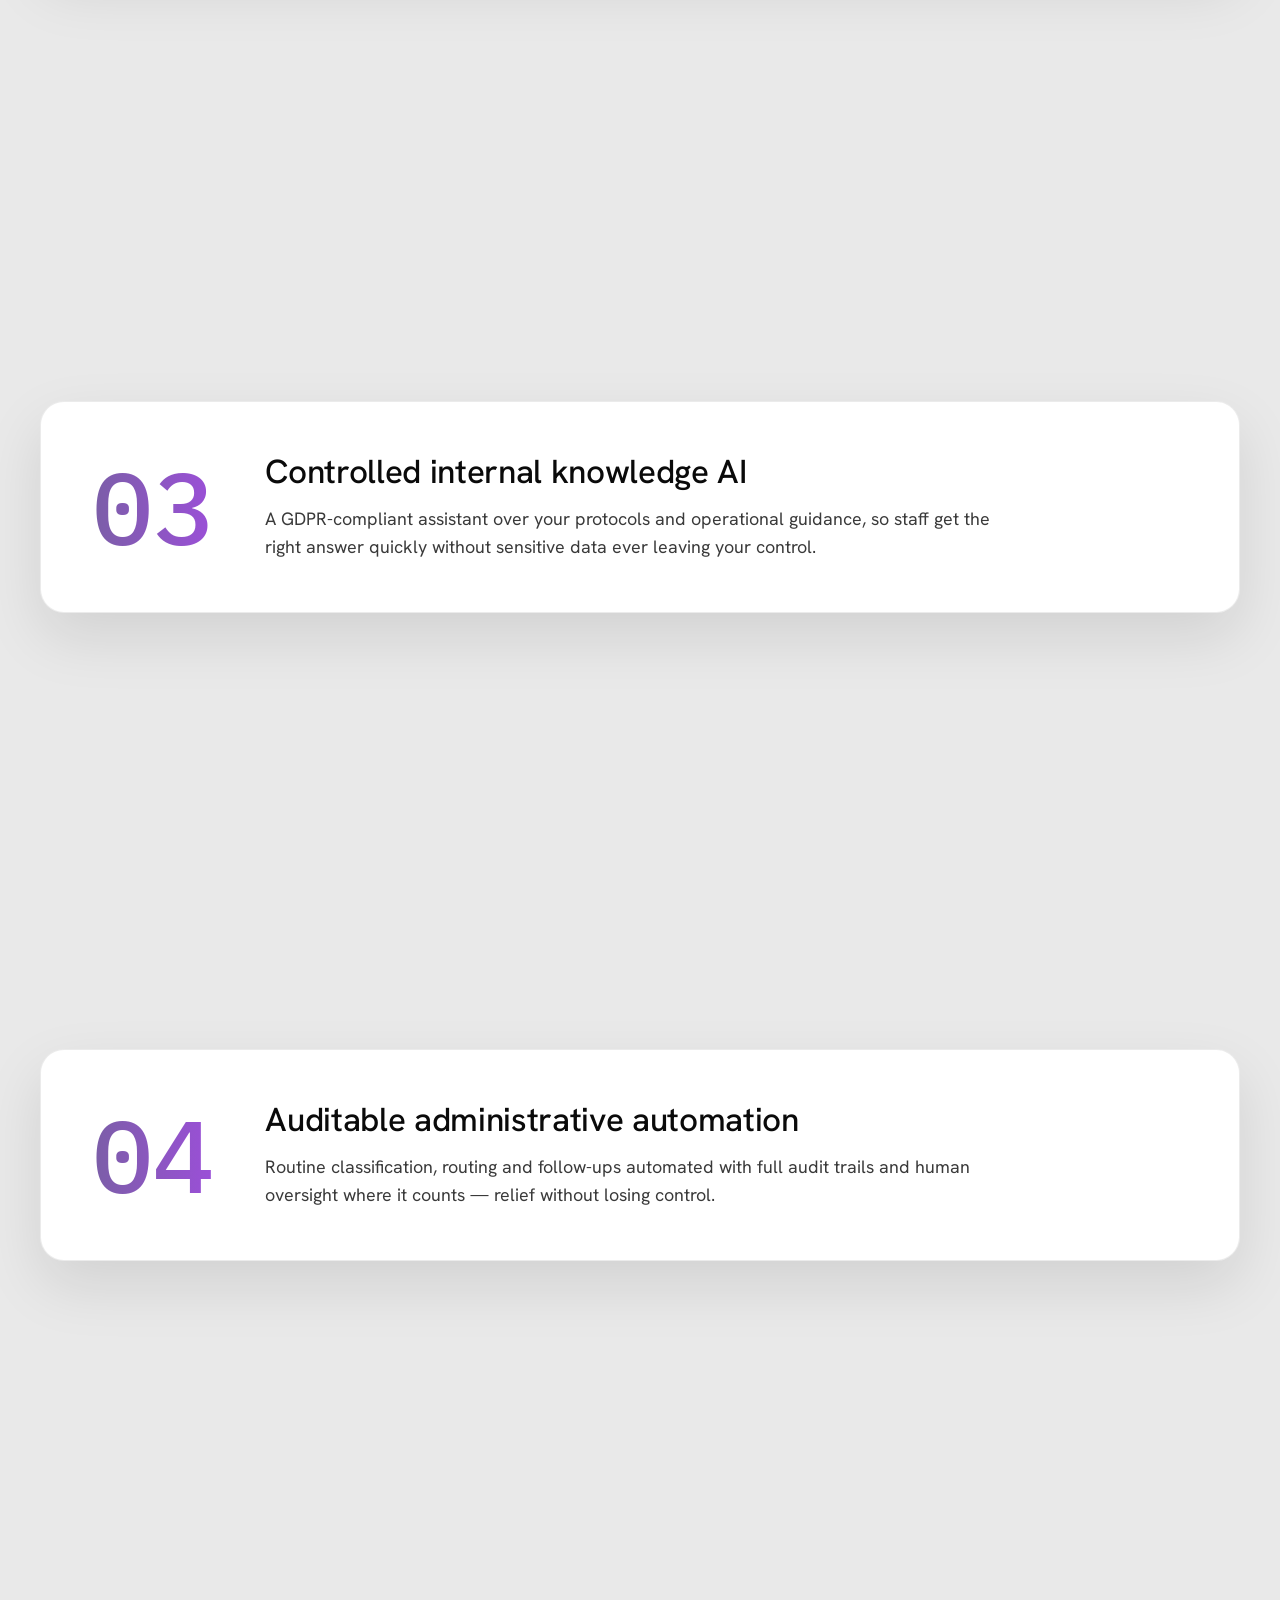
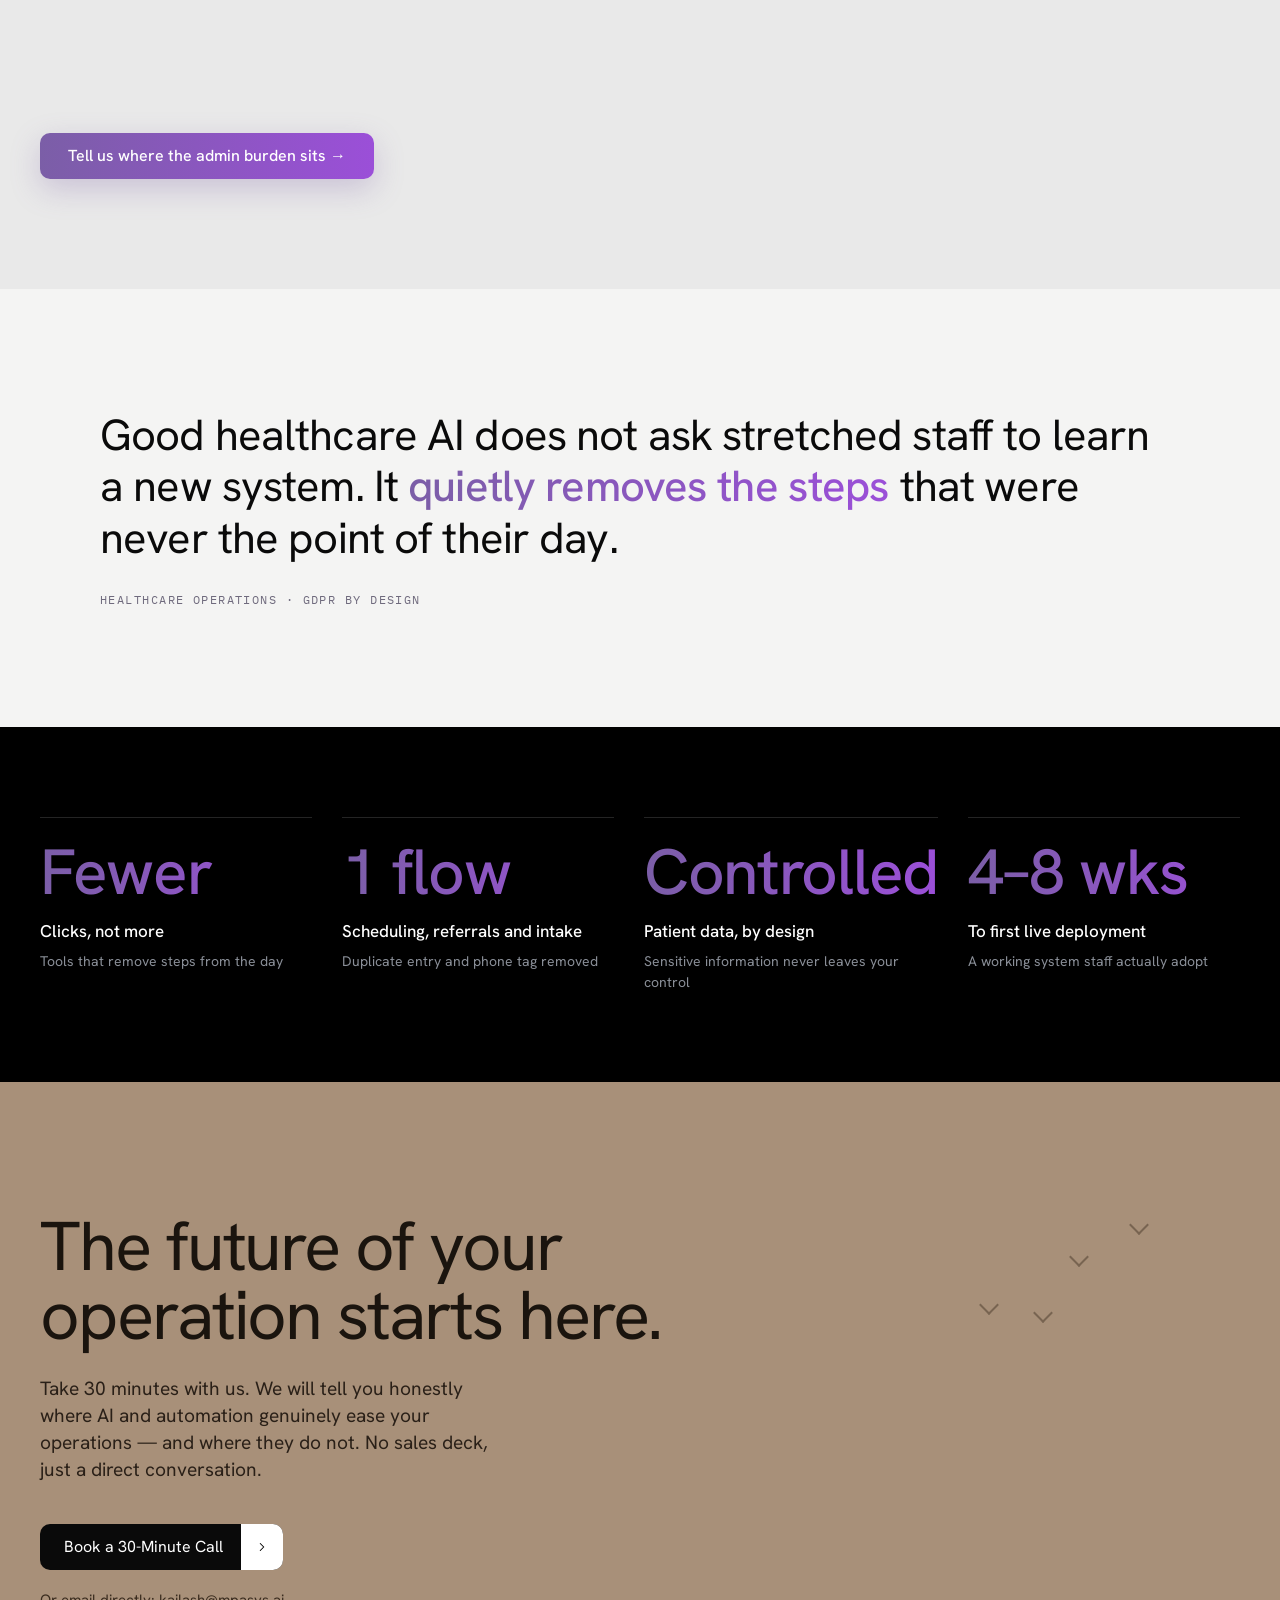
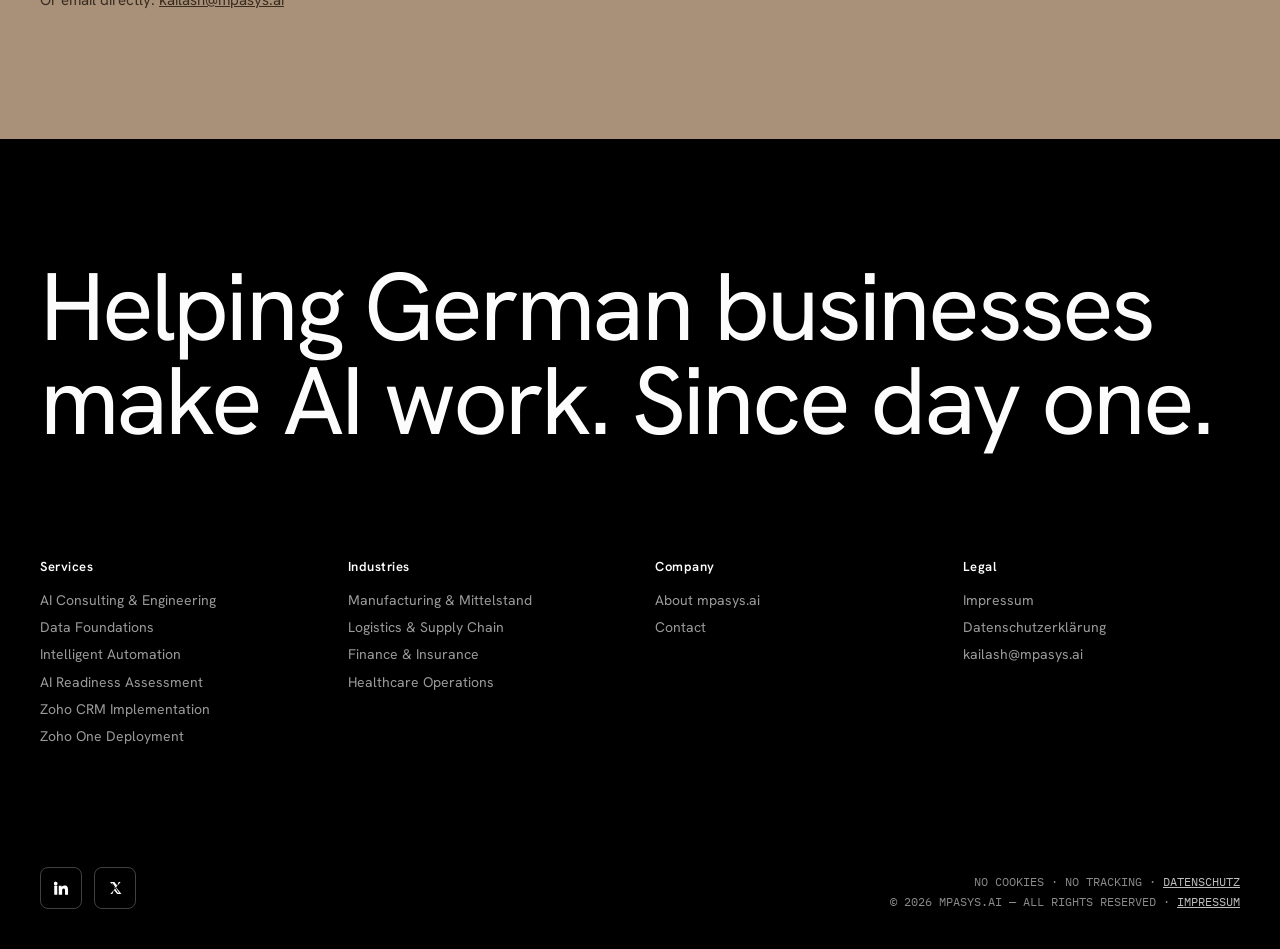
<file: industry-healthcare.html>
<!DOCTYPE html>
<html lang="en">
<head>
  <meta charset="UTF-8" />
  <meta name="viewport" content="width=device-width, initial-scale=1.0" />
  <title>Healthcare Operations — AI &amp; Zoho | mpasys.ai</title>
  <meta name="description" content="AI for healthcare operations that fits how care teams already work. Documentation assistance, coordination workflows and controlled knowledge AI — GDPR-compliant." />
  <link rel="canonical" href="https://mpasys.ai/industry-healthcare.html" />
  <link rel="icon" href="images/favicon.svg" type="image/svg+xml" />
  <link rel="icon" href="images/favicon-32.png" type="image/png" sizes="32x32" />
  <link rel="apple-touch-icon" href="images/apple-touch-icon.png" />
  <meta name="theme-color" content="#7B5EA7" />
  <meta property="og:type" content="website" />
  <meta property="og:site_name" content="mpasys.ai" />
  <meta property="og:url" content="https://mpasys.ai/industry-healthcare.html" />
  <meta property="og:title" content="Healthcare Operations — AI &amp; Zoho | mpasys.ai" />
  <meta property="og:description" content="AI for healthcare operations that fits how care teams already work. Documentation assistance, coordination workflows and controlled knowledge AI — GDPR-compliant." />
  <meta property="og:image" content="https://mpasys.ai/images/og-cover.jpg" />
  <meta property="og:image:width" content="1200" />
  <meta property="og:image:height" content="630" />
  <meta name="twitter:card" content="summary_large_image" />
  <meta name="twitter:image" content="https://mpasys.ai/images/og-cover.jpg" />
  <link rel="stylesheet" href="fonts/fonts.css" />
  <link rel="stylesheet" href="styles.css" />
</head>
<body>

  <!-- ===================== HEADER ===================== -->
  <header class="site-header" id="header">
    <div class="header-inner">
      <a href="index.html" class="logo" aria-label="mpasys.ai">
        <img src="images/mpasys-logo.png" alt="mpasys" class="logo-img" />
      </a>
      <nav class="main-nav">
        <div class="nav-group" data-menu="services"><button class="nav-item" data-de="Leistungen">Services</button></div>
        <div class="nav-group" data-menu="industries"><button class="nav-item" data-de="Branchen">Industries</button></div>
        <a class="nav-item" href="about.html" data-de="Über uns">About</a>
      </nav>
      <div class="header-actions">
        <button class="lang-toggle" id="langToggle" aria-label="Switch language">DE</button>
        <a href="mailto:kailash@mpasys.ai" class="btn-demo" data-de="Gespräch vereinbaren">Talk to Us</a>
        <button class="nav-toggle" id="navToggle" aria-label="Open menu" aria-expanded="false">
          <span></span><span></span><span></span>
        </button>
      </div>
    </div>

    <!-- ===== MOBILE MENU ===== -->
    <nav class="mobile-nav" id="mobileNav">
      <span class="mnav-cat" data-de="Leistungen">Services</span>
      <a href="service-ai.html" data-de="KI-Beratung &amp; Engineering">AI Consulting &amp; Engineering</a>
      <a href="service-zoho.html" data-de="Zoho-Implementierung">Zoho Implementation</a>
      <span class="mnav-cat" data-de="Branchen">Industries</span>
      <a href="industry-manufacturing.html" data-de="Fertigung &amp; Mittelstand">Manufacturing &amp; Mittelstand</a>
      <a href="industry-logistics.html" data-de="Logistik &amp; Supply Chain">Logistics &amp; Supply Chain</a>
      <a href="industry-finance.html" data-de="Finanzen &amp; Versicherung">Finance &amp; Insurance</a>
      <a href="industry-healthcare.html" data-de="Gesundheitswesen">Healthcare Operations</a>
      <span class="mnav-cat" data-de="Unternehmen">Company</span>
      <a href="about.html" data-de="Über uns">About</a>
      <a href="mailto:kailash@mpasys.ai" class="mobile-cta" data-de="Gespräch vereinbaren">Talk to Us</a>
    </nav>

    <!-- ===== MEGA MENU ===== -->
    <div class="mega" id="mega">
      <!-- Services -->
      <div class="mega-panel" data-menu="services">
        <div class="mega-cols">
          <div class="mega-col">
            <span class="mega-cat" data-de="Mit uns umsetzen">Build with us</span>
            <a class="mega-link" href="service-ai.html" data-de="KI-Beratung &amp; Engineering">AI Consulting &amp; Engineering</a>
            <a class="mega-link" href="service-zoho.html" data-de="Zoho-Implementierung">Zoho Implementation</a>
          </div>
          <div class="mega-col">
            <span class="mega-cat" data-de="Kompetenzen">Capabilities</span>
            <a class="mega-link sm" href="service-ai.html#readiness" data-de="AI-Readiness-Assessment">AI Readiness Assessment</a>
            <a class="mega-link sm" href="service-ai.html#data" data-de="Datenfundament für KI">Data Foundations</a>
            <a class="mega-link sm" href="service-ai.html#genai" data-de="Generative KI im Betrieb">Generative AI for Operations</a>
            <a class="mega-link sm" href="service-ai.html#automation" data-de="Intelligente Automatisierung">Intelligent Automation</a>
            <a class="mega-link sm" href="service-zoho.html#crm" data-de="Zoho-CRM-Implementierung">Zoho CRM Implementation</a>
            <a class="mega-link sm" href="service-zoho.html#one" data-de="Zoho-One-Einführung">Zoho One Deployment</a>
          </div>
        </div>
        <a class="mega-media" href="service-ai.html" style="background-image:url('images/robotics.jpg')" aria-label="AI Consulting"></a>
      </div>

      <!-- Industries -->
      <div class="mega-panel" data-menu="industries">
        <div class="mega-cols">
          <div class="mega-col">
            <span class="mega-cat" data-de="Nach Branche">By Industry</span>
            <a class="mega-link sm" href="industry-manufacturing.html" data-de="Fertigung &amp; Mittelstand">Manufacturing &amp; Mittelstand</a>
            <a class="mega-link sm" href="industry-logistics.html" data-de="Logistik &amp; Supply Chain">Logistics &amp; Supply Chain</a>
          </div>
          <div class="mega-col">
            <span class="mega-cat">&nbsp;</span>
            <a class="mega-link sm" href="industry-finance.html" data-de="Finanzen &amp; Versicherung">Finance &amp; Insurance</a>
            <a class="mega-link sm" href="industry-healthcare.html" data-de="Gesundheitswesen">Healthcare Operations</a>
          </div>
        </div>
        <a class="mega-media" href="industry-finance.html" style="background-image:url('images/finance.jpg')" aria-label="Industries"></a>
      </div>
    </div>
  </header>

  <!-- ===================== HERO ===================== -->
  <section class="hero compact" id="hero">
    <div class="hero-bg" aria-hidden="true"></div>
    <video class="hero-video" autoplay muted loop playsinline preload="auto" poster="images/healthcare-hero-poster.jpg" aria-hidden="true">
      <source src="Videos/healthcare-hero.mp4" type="video/mp4" />
    </video>
    <div class="hero-overlay" aria-hidden="true"></div>
    <div class="hero-content">
      <span class="hero-crumb"><a href="index.html" data-de="Start">Home</a><span class="sep">/</span><a href="index.html" data-de="Branchen">Industries</a><span class="sep">/</span><span data-de="Gesundheitswesen">Healthcare Operations</span></span>
      <h1 class="hero-title" data-de="KI, die sich der Arbeit&lt;br/&gt;der Pflegeteams anpasst.">AI that fits the way<br/>care teams already work.</h1>
      <p class="hero-sub" data-de="Sensible Daten, strenge Regulierung und Teams ohne Zeit für komplizierte Software. Wir implementieren KI, die sich in bestehende Abläufe einfügt — ohne überlastetem Personal neues Verhalten abzuverlangen.">Sensitive data, strict regulation, and teams with no time for complicated software. We implement AI that fits existing workflows — without demanding new behaviour from stretched staff.</p>
      <div class="hero-cta-row">
        <a href="mailto:kailash@mpasys.ai" class="btn-hero" data-de="30-Minuten-Gespräch buchen">Book a 30-Minute Call</a>
        <a href="#challenges" class="btn-hero-ghost" data-de="Wo wir helfen →">See where we help →</a>
      </div>
      <div class="hero-metrics">
        <div class="hero-metric"><b data-de="Patientendaten">Patient data</b><span data-de="Nach DSGVO-Standard behandelt">Handled to GDPR standards</span></div>
        <div class="hero-metric"><b data-de="Kein Umlernen">No retraining</b><span data-de="Fügt sich in bestehende Abläufe">Fits existing workflows</span></div>
        <div class="hero-metric"><b data-de="4–8 Wo.">4–8 wks</b><span data-de="Bis zum produktiven System">To a live, useful system</span></div>
      </div>
    </div>
  </section>

  <!-- ===================== INTRO ===================== -->
  <section class="pageintro section-light">
    <div class="pageintro-inner">
      <div>
        <span class="pageintro-eyebrow" data-de="Ihre Branche">Your industry</span>
        <h2 class="pageintro-title" data-de="Software, die von klinischem Personal neues Verhalten verlangt, ist die Software, die nie benutzt wird.">The software that demands new behaviour from clinical staff is the software that never gets used.</h2>
      </div>
      <div class="pageintro-lead">
        <p data-de="Dem Gesundheitswesen fehlt es nicht an Technologie. Es fehlt an Zeit — und an Toleranz für alles, was einem überladenen Tag weitere Klicks hinzufügt. Die administrative Last — Dokumentation, Koordination, Aufnahme — ist der eigentliche Kraftfresser.">Healthcare operations are not short of technology. They are short of time, and intolerant of anything that adds clicks to an already overloaded day. The administrative burden — documentation, coordination, intake — is where the real drain lives.</p>
        <p data-de="Wir gestalten KI um bestehende Muster herum: Sie entfernt Schritte, statt welche hinzuzufügen, hält sensible Daten streng unter Kontrolle und wird angenommen, weil sie den Tag leichter macht — nicht schwerer.">We design AI around existing patterns: it removes steps rather than adding them, keeps sensitive data tightly controlled, and earns adoption because it makes the day lighter, not heavier.</p>
      </div>
    </div>
  </section>

  <!-- ===================== CHALLENGES ===================== -->
  <section class="industries section-light" id="challenges">
    <div class="industries-head">
      <span class="services-eyebrow" style="display:block;margin-bottom:12px;" data-de="Die Druckpunkte">The pressure points</span>
      <h2 class="industries-title" data-de="Drei Stellen, an denen der Betrieb Zeit verbraucht, die der Versorgung gehört.">Three places where operations drain time that should go to care.</h2>
      <p class="industries-sub" data-de="Das sind Verwaltungs- und Koordinationsprobleme, keine klinischen — sie lassen sich lösen, ohne den Versorgungsstandard anzutasten.">These are administrative and coordination problems, not clinical ones — which means they can be eased without touching the standard of care.</p>
    </div>
    <div class="pp-marquee">
      <div class="pp-track">
        <div class="pp-set">
          <article class="pp-card">
            <div class="pp-media" style="background-image:url('images/medicine.jpg')"></div>
            <div class="pp-scrim"></div>
            <div class="pp-content">
              <span class="pp-num">01</span>
              <h3 data-de="Dokumentationslast">Documentation overload</h3>
              <p data-de="Notizen, Formulare und Berichte verschlingen Stunden, die ausgebildetes Personal lieber bei Patienten verbringen würde — und die Last wächst schneller als der Personalstand.">Notes, forms and reports consume hours that trained staff would rather spend with patients — and the burden grows faster than headcount.</p>
            </div>
          </article>
          <article class="pp-card">
            <div class="pp-media" style="background-image:url('images/public.jpg')"></div>
            <div class="pp-scrim"></div>
            <div class="pp-content">
              <span class="pp-num">02</span>
              <h3 data-de="Fragmentierte Koordination">Fragmented coordination</h3>
              <p data-de="Terminplanung, Überweisungen und Aufnahme verteilt über Telefon, Papier und getrennte Systeme — mit Verzögerungen und wiederholter Datenerfassung.">Scheduling, referrals and intake spread across phone, paper and disconnected systems, creating delays and repeated data entry.</p>
            </div>
          </article>
          <article class="pp-card">
            <div class="pp-media" style="background-image:url('images/research.jpg')"></div>
            <div class="pp-scrim"></div>
            <div class="pp-content">
              <span class="pp-num">03</span>
              <h3 data-de="Sensible Daten, kein Spielraum für Fehler">Sensitive data, no room for error</h3>
              <p data-de="Patientendaten bringen strenge Pflichten mit — gut gemeinte Abkürzungen sind keine Option. Jedes neue Werkzeug muss by Design kontrolliert sein.">Patient information carries strict obligations, so well-meaning shortcuts are not an option — any new tool has to be controlled by design.</p>
            </div>
          </article>
        </div>
        <div class="pp-set" aria-hidden="true">
          <article class="pp-card">
            <div class="pp-media" style="background-image:url('images/medicine.jpg')"></div>
            <div class="pp-scrim"></div>
            <div class="pp-content">
              <span class="pp-num">01</span>
              <h3 data-de="Dokumentationslast">Documentation overload</h3>
              <p data-de="Notizen, Formulare und Berichte verschlingen Stunden, die ausgebildetes Personal lieber bei Patienten verbringen würde — und die Last wächst schneller als der Personalstand.">Notes, forms and reports consume hours that trained staff would rather spend with patients — and the burden grows faster than headcount.</p>
            </div>
          </article>
          <article class="pp-card">
            <div class="pp-media" style="background-image:url('images/public.jpg')"></div>
            <div class="pp-scrim"></div>
            <div class="pp-content">
              <span class="pp-num">02</span>
              <h3 data-de="Fragmentierte Koordination">Fragmented coordination</h3>
              <p data-de="Terminplanung, Überweisungen und Aufnahme verteilt über Telefon, Papier und getrennte Systeme — mit Verzögerungen und wiederholter Datenerfassung.">Scheduling, referrals and intake spread across phone, paper and disconnected systems, creating delays and repeated data entry.</p>
            </div>
          </article>
          <article class="pp-card">
            <div class="pp-media" style="background-image:url('images/research.jpg')"></div>
            <div class="pp-scrim"></div>
            <div class="pp-content">
              <span class="pp-num">03</span>
              <h3 data-de="Sensible Daten, kein Spielraum für Fehler">Sensitive data, no room for error</h3>
              <p data-de="Patientendaten bringen strenge Pflichten mit — gut gemeinte Abkürzungen sind keine Option. Jedes neue Werkzeug muss by Design kontrolliert sein.">Patient information carries strict obligations, so well-meaning shortcuts are not an option — any new tool has to be controlled by design.</p>
            </div>
          </article>
        </div>
      </div>
    </div>
  </section>

  <!-- ===================== SOLUTIONS (sticky card-stack) ===================== -->
  <section class="services section-light svc-stack">
    <div class="services-head">
      <span class="services-eyebrow" data-de="So drehen wir es um">How we turn it around</span>
      <h2 class="services-title" data-de="KI und Zoho, die den Tag leichter machen — kontrolliert, konform, reibungsarm.">AI and Zoho that lighten the day — controlled, compliant, low-friction.</h2>
    </div>
    <div class="svc-stack-wrap">
      <div class="svc-stack-item">
        <article class="svc-stack-card">
          <span class="svc-num">01</span>
          <div class="svc-stack-body">
            <h4 data-de="Dokumentations- &amp; Aufnahmeassistenz">Documentation &amp; intake assistance</h4>
            <p data-de="KI, die Routinedokumentation aus vorhandenen Eingaben entwirft und strukturiert — Personal prüft und bestätigt, statt von Grund auf zu tippen. Weniger Klicks, nicht mehr.">AI that drafts and structures routine documentation from existing inputs, so staff review and confirm instead of typing from scratch — fewer clicks, not more.</p>
          </div>
        </article>
      </div>
      <div class="svc-stack-item">
        <article class="svc-stack-card">
          <span class="svc-num">02</span>
          <div class="svc-stack-body">
            <h4 data-de="Koordinations- &amp; Terminworkflows">Coordination &amp; scheduling workflows</h4>
            <p data-de="Zoho-basierte Workflows, die Terminplanung, Überweisungen und Aufnahme in einen Fluss verbinden — Doppelerfassung und Telefon-Pingpong entfallen.">Zoho-based workflows that connect scheduling, referrals and intake into one flow, removing duplicate entry and the phone tag that slows everything down.</p>
          </div>
        </article>
      </div>
      <div class="svc-stack-item">
        <article class="svc-stack-card">
          <span class="svc-num">03</span>
          <div class="svc-stack-body">
            <h4 data-de="Kontrollierte interne Wissens-KI">Controlled internal knowledge AI</h4>
            <p data-de="Ein DSGVO-konformer Assistent über Ihren Protokollen und Verfahrensanweisungen — Personal bekommt schnell die richtige Antwort, ohne dass sensible Daten je Ihre Kontrolle verlassen.">A GDPR-compliant assistant over your protocols and operational guidance, so staff get the right answer quickly without sensitive data ever leaving your control.</p>
          </div>
        </article>
      </div>
      <div class="svc-stack-item">
        <article class="svc-stack-card">
          <span class="svc-num">04</span>
          <div class="svc-stack-body">
            <h4 data-de="Auditierbare Verwaltungsautomatisierung">Auditable administrative automation</h4>
            <p data-de="Routine-Klassifizierung, Routing und Follow-ups automatisiert — mit vollständigen Audit-Trails und menschlicher Aufsicht, wo sie zählt. Entlastung ohne Kontrollverlust.">Routine classification, routing and follow-ups automated with full audit trails and human oversight where it counts — relief without losing control.</p>
          </div>
        </article>
      </div>
    </div>
    <a href="mailto:kailash@mpasys.ai" class="svc-cta" data-de="Sagen Sie uns, wo die Verwaltungslast sitzt →">Tell us where the admin burden sits →</a>
  </section>

  <!-- ===================== STATEMENT ===================== -->
  <section class="statement section-light">
    <div class="statement-inner">
      <p data-de="Gute KI im Gesundheitswesen verlangt von überlastetem Personal kein neues System. Sie &lt;b&gt;entfernt leise die Schritte&lt;/b&gt;, die nie der Sinn des Tages waren.">Good healthcare AI does not ask stretched staff to learn a new system. It <b>quietly removes the steps</b> that were never the point of their day.</p>
      <span class="statement-by" data-de="Gesundheitswesen · DSGVO by Design">Healthcare Operations · GDPR by design</span>
    </div>
  </section>

  <!-- ===================== PROOF STRIP ===================== -->
  <section class="proof">
    <div class="proof-inner">
      <article class="proof-block"><span class="proof-num" data-de="Weniger">Fewer</span><span class="proof-label" data-de="Klicks, nicht mehr">Clicks, not more</span><span class="proof-sub" data-de="Werkzeuge, die Schritte aus dem Tag entfernen">Tools that remove steps from the day</span></article>
      <article class="proof-block"><span class="proof-num" data-de="1 Fluss">1 flow</span><span class="proof-label" data-de="Für Termine, Überweisungen und Aufnahme">Scheduling, referrals and intake</span><span class="proof-sub" data-de="Doppelerfassung und Telefon-Pingpong entfernt">Duplicate entry and phone tag removed</span></article>
      <article class="proof-block"><span class="proof-num" data-de="Kontrolliert">Controlled</span><span class="proof-label" data-de="Patientendaten, by Design">Patient data, by design</span><span class="proof-sub" data-de="Sensible Informationen verlassen nie Ihre Kontrolle">Sensitive information never leaves your control</span></article>
      <article class="proof-block"><span class="proof-num" data-de="4–8 Wo.">4–8 wks</span><span class="proof-label" data-de="Bis zum ersten Live-Einsatz">To first live deployment</span><span class="proof-sub" data-de="Ein System, das Personal wirklich annimmt">A working system staff actually adopt</span></article>
    </div>
  </section>

  <!-- ===================== CTA ===================== -->
  <section class="cta">
    <div class="cta-inner">
      <h2 class="cta-title" data-de="Die Zukunft Ihres&lt;br/&gt;Betriebs beginnt hier.">The future of your<br/>operation starts here.</h2>
      <p class="cta-copy" data-de="Nehmen Sie sich 30 Minuten mit uns. Wir sagen Ihnen ehrlich, wo KI und Automatisierung Ihrem Betrieb messbar helfen — und wo nicht. Kein Sales-Deck, ein direktes Gespräch.">Take 30 minutes with us. We will tell you honestly where AI and automation genuinely ease your operations — and where they do not. No sales deck, just a direct conversation.</p>
      <a href="mailto:kailash@mpasys.ai" class="btn-dark"><span data-de="30-Minuten-Gespräch buchen">Book a 30-Minute Call</span>
        <span class="btn-dark-arrow"><svg viewBox="0 0 24 24" width="14" height="14"><path d="M9 6 L15 12 L9 18" fill="none" stroke="currentColor" stroke-width="1.8" stroke-linecap="round" stroke-linejoin="round"/></svg></span>
      </a>
      <p class="cta-mail"><span data-de="Oder direkt per E-Mail:">Or email directly:</span> <a href="mailto:kailash@mpasys.ai">kailash@mpasys.ai</a></p>
      <div class="cta-marks" aria-hidden="true"><i></i><i></i><i></i><i></i></div>
    </div>
  </section>

  <!-- ===================== FOOTER ===================== -->
  <footer class="footer">
    <h2 class="footer-big" data-de="Wir bringen KI in deutschen Unternehmen zum Laufen. Von Anfang an.">Helping German businesses make AI work. Since day one.</h2>
    <div class="footer-cols">
      <div class="footer-col">
        <span class="footer-col-h" data-de="Leistungen">Services</span>
        <a href="service-ai.html" data-de="KI-Beratung &amp; Engineering">AI Consulting &amp; Engineering</a>
        <a href="service-ai.html#data" data-de="Datenfundament für KI">Data Foundations</a>
        <a href="service-ai.html#automation" data-de="Intelligente Automatisierung">Intelligent Automation</a>
        <a href="service-ai.html#readiness" data-de="AI-Readiness-Assessment">AI Readiness Assessment</a>
        <a href="service-zoho.html#crm" data-de="Zoho-CRM-Implementierung">Zoho CRM Implementation</a>
        <a href="service-zoho.html#one" data-de="Zoho-One-Einführung">Zoho One Deployment</a>
      </div>
      <div class="footer-col">
        <span class="footer-col-h" data-de="Branchen">Industries</span>
        <a href="industry-manufacturing.html" data-de="Fertigung &amp; Mittelstand">Manufacturing &amp; Mittelstand</a>
        <a href="industry-logistics.html" data-de="Logistik &amp; Supply Chain">Logistics &amp; Supply Chain</a>
        <a href="industry-finance.html" data-de="Finanzen &amp; Versicherung">Finance &amp; Insurance</a>
        <a href="industry-healthcare.html" data-de="Gesundheitswesen">Healthcare Operations</a>
      </div>
      <div class="footer-col">
        <span class="footer-col-h" data-de="Unternehmen">Company</span>
        <a href="about.html" data-de="Über mpasys.ai">About mpasys.ai</a>
        <a href="mailto:kailash@mpasys.ai" data-de="Kontakt">Contact</a>
      </div>
      <div class="footer-col">
        <span class="footer-col-h" data-de="Rechtliches">Legal</span>
        <a href="impressum.html">Impressum</a>
        <a href="datenschutz.html">Datenschutzerklärung</a>
        <a href="mailto:kailash@mpasys.ai">kailash@mpasys.ai</a>
      </div>
    </div>
    <div class="footer-bottom">
      <div class="footer-social">
        <a href="#" aria-label="LinkedIn"><svg viewBox="0 0 24 24" width="18" height="18"><path fill="currentColor" d="M4.98 3.5a2.5 2.5 0 11-.02 5 2.5 2.5 0 01.02-5zM3 9h4v12H3zM9 9h3.8v1.7h.05c.53-1 1.83-2.05 3.77-2.05 4.03 0 4.78 2.65 4.78 6.1V21h-4v-5.4c0-1.3-.02-2.97-1.8-2.97-1.8 0-2.08 1.4-2.08 2.87V21H9z"/></svg></a>
        <a href="#" aria-label="X"><svg viewBox="0 0 24 24" width="16" height="16"><path fill="currentColor" d="M17.5 3h3l-7 8 8.2 10h-6.4l-5-6.1L8 21H5l7.5-8.6L4.5 3h6.5l4.5 5.6zm-1.1 16h1.7L8.6 4.8H6.8z"/></svg></a>
      </div>
      <div class="footer-legal">
        <span>NO COOKIES · NO TRACKING · <a href="datenschutz.html">DATENSCHUTZ</a></span>
        <span>© 2026 MPASYS.AI — ALL RIGHTS RESERVED · <a href="impressum.html">IMPRESSUM</a></span>
      </div>
    </div>
  </footer>

  <script src="js/gsap.min.js"></script>
  <script src="js/ScrollTrigger.min.js"></script>
  <script src="script.js"></script>
</body>
</html>
</file>
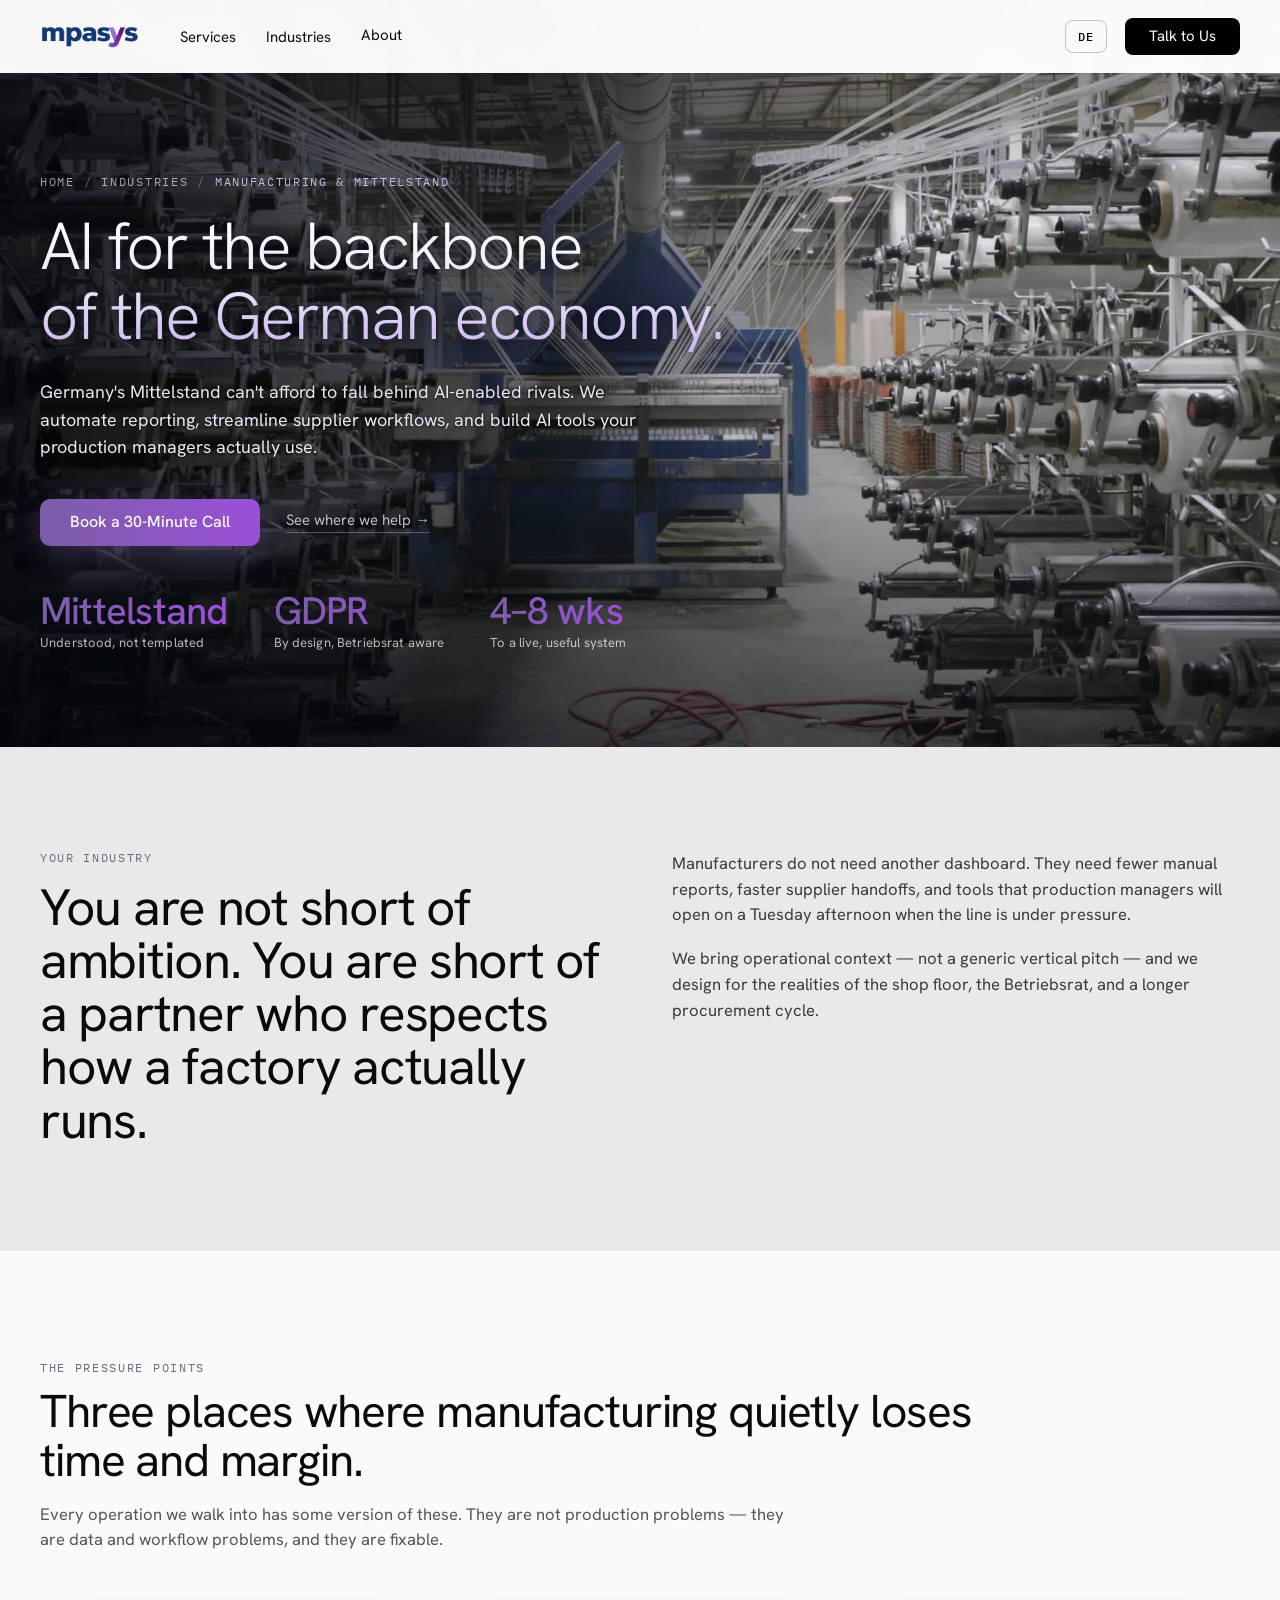
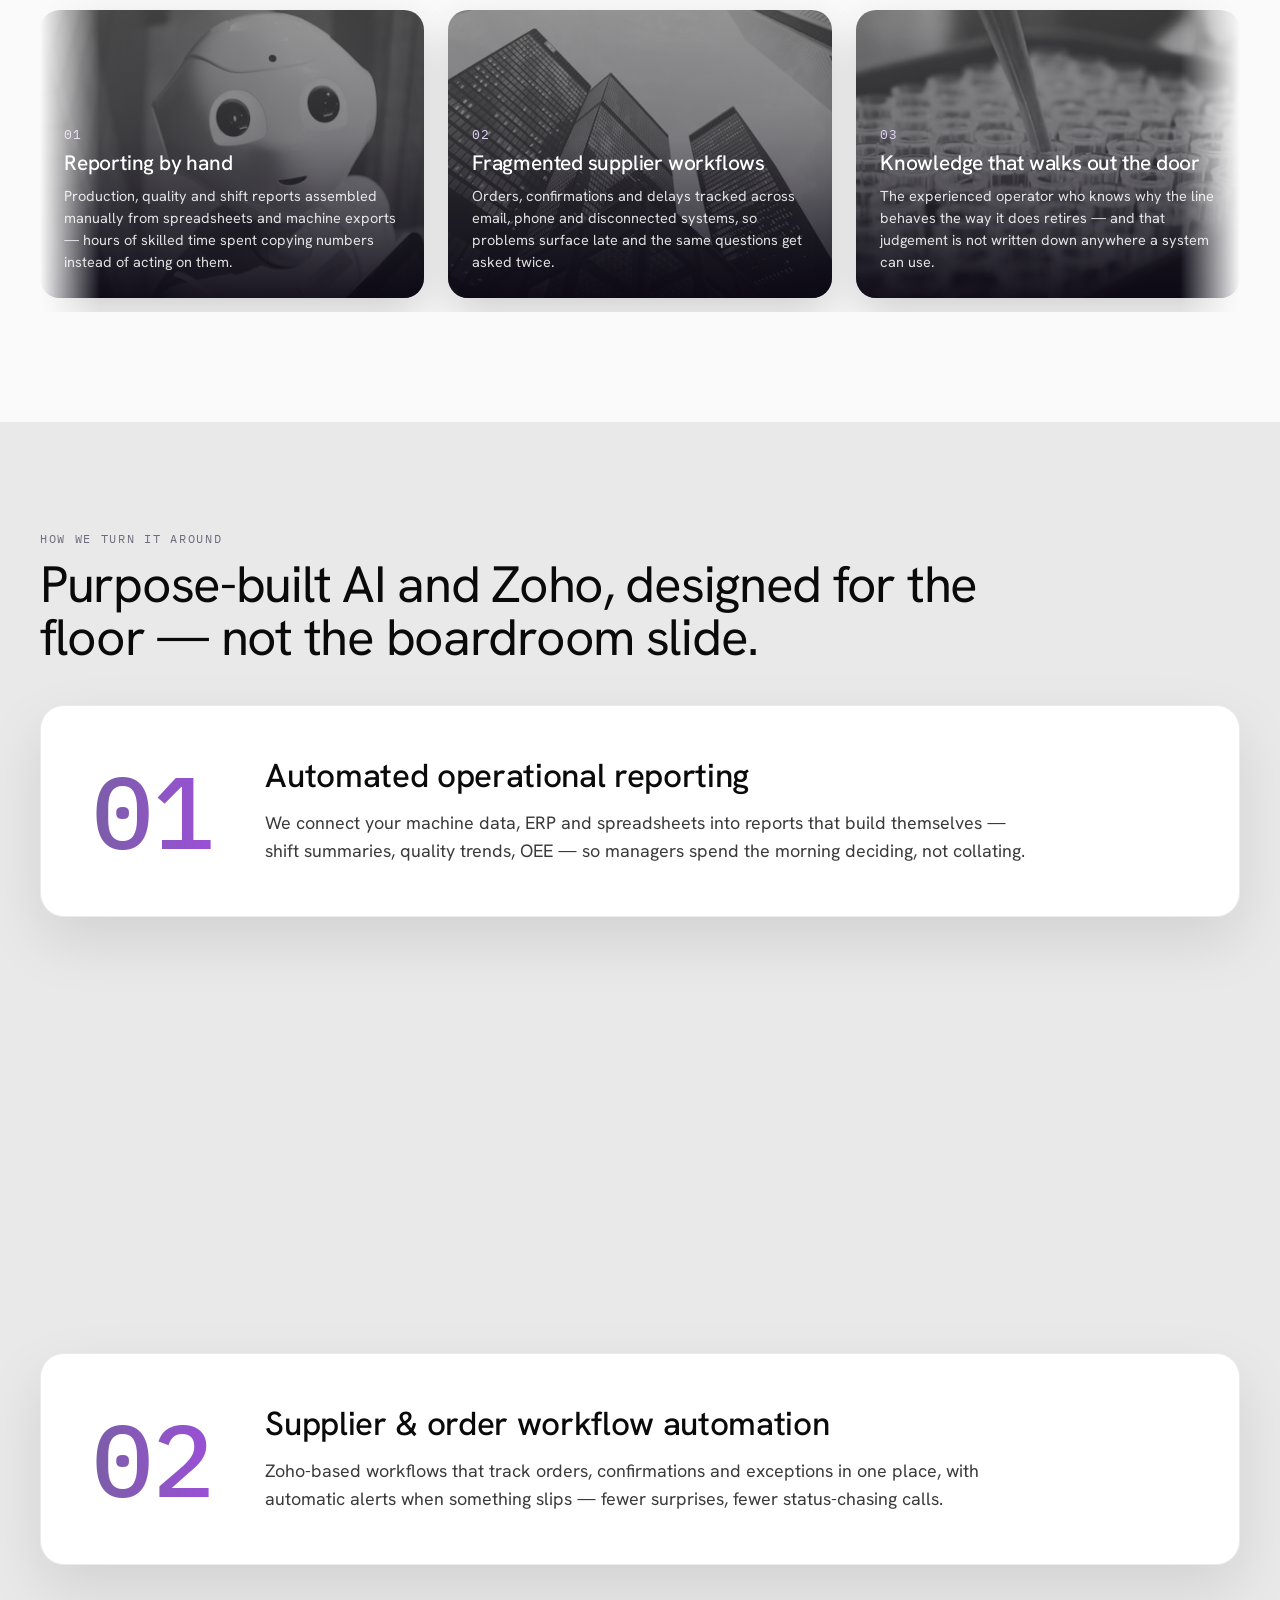
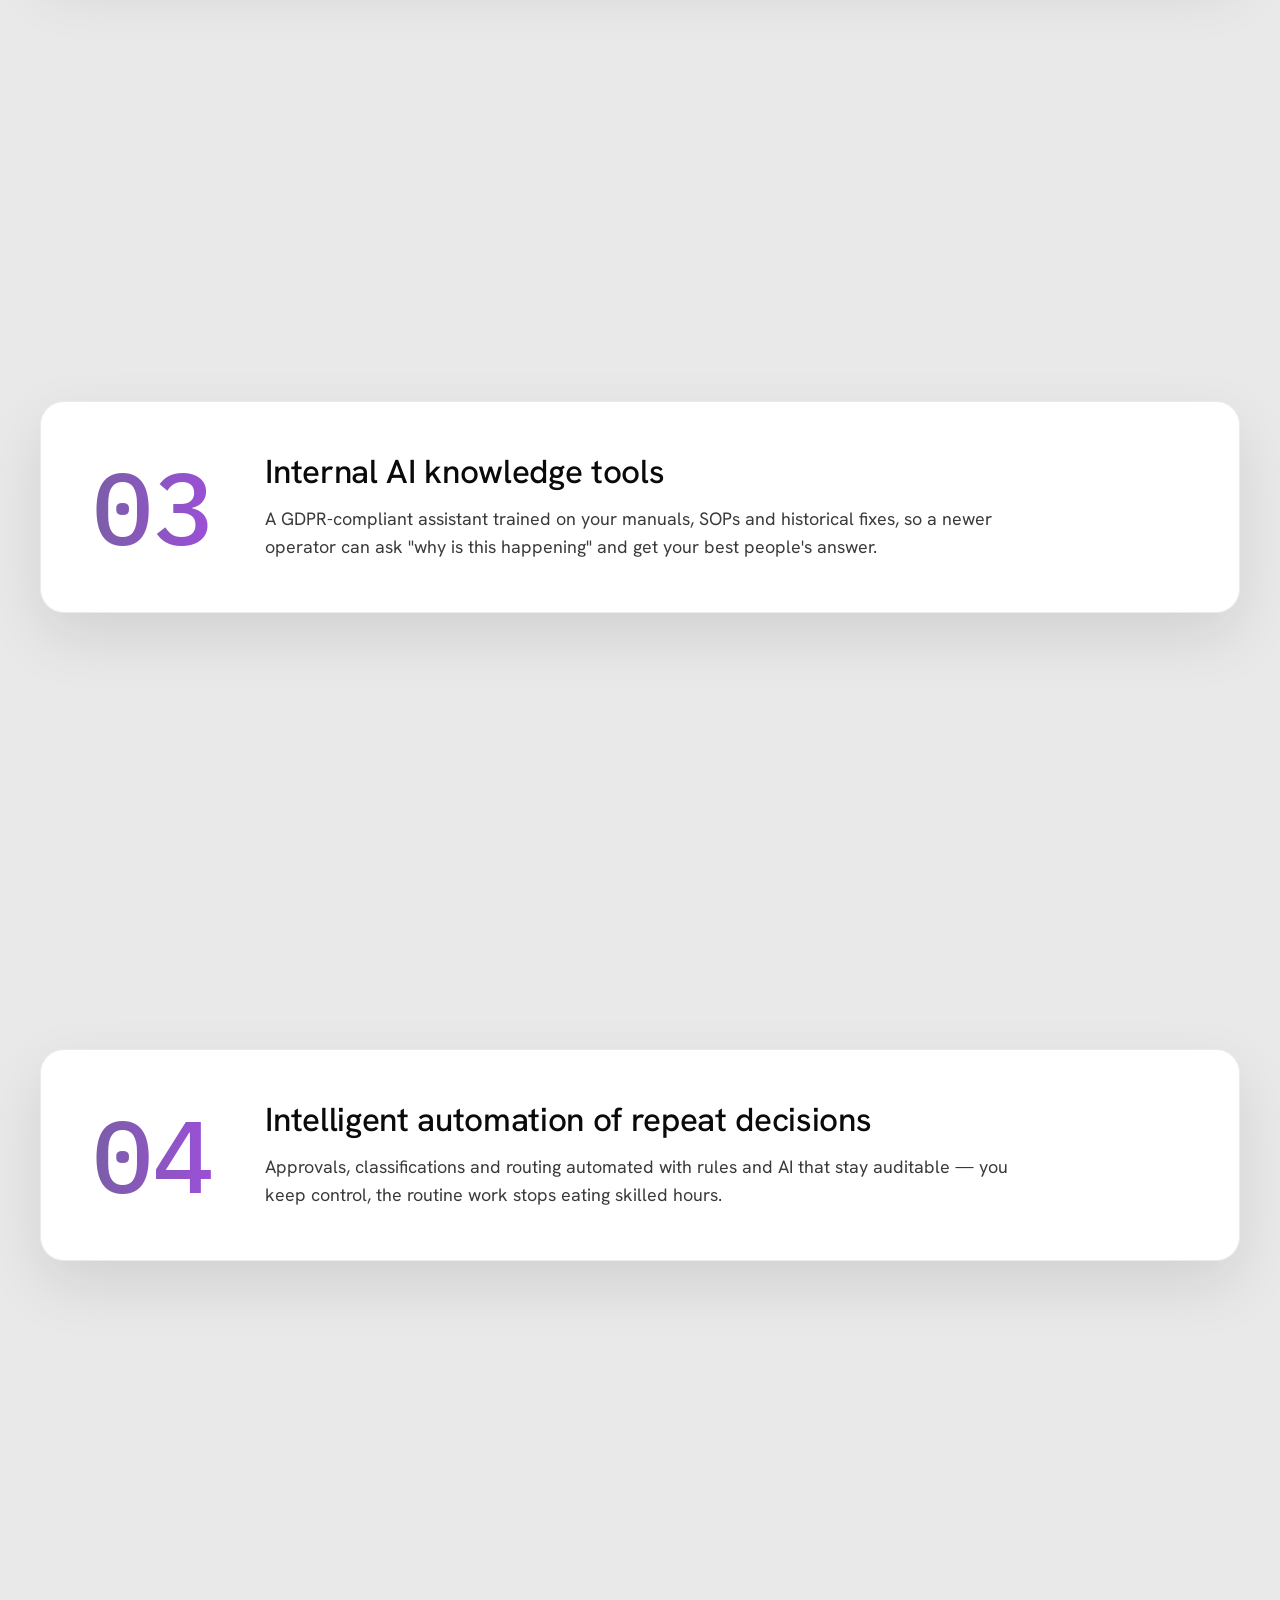
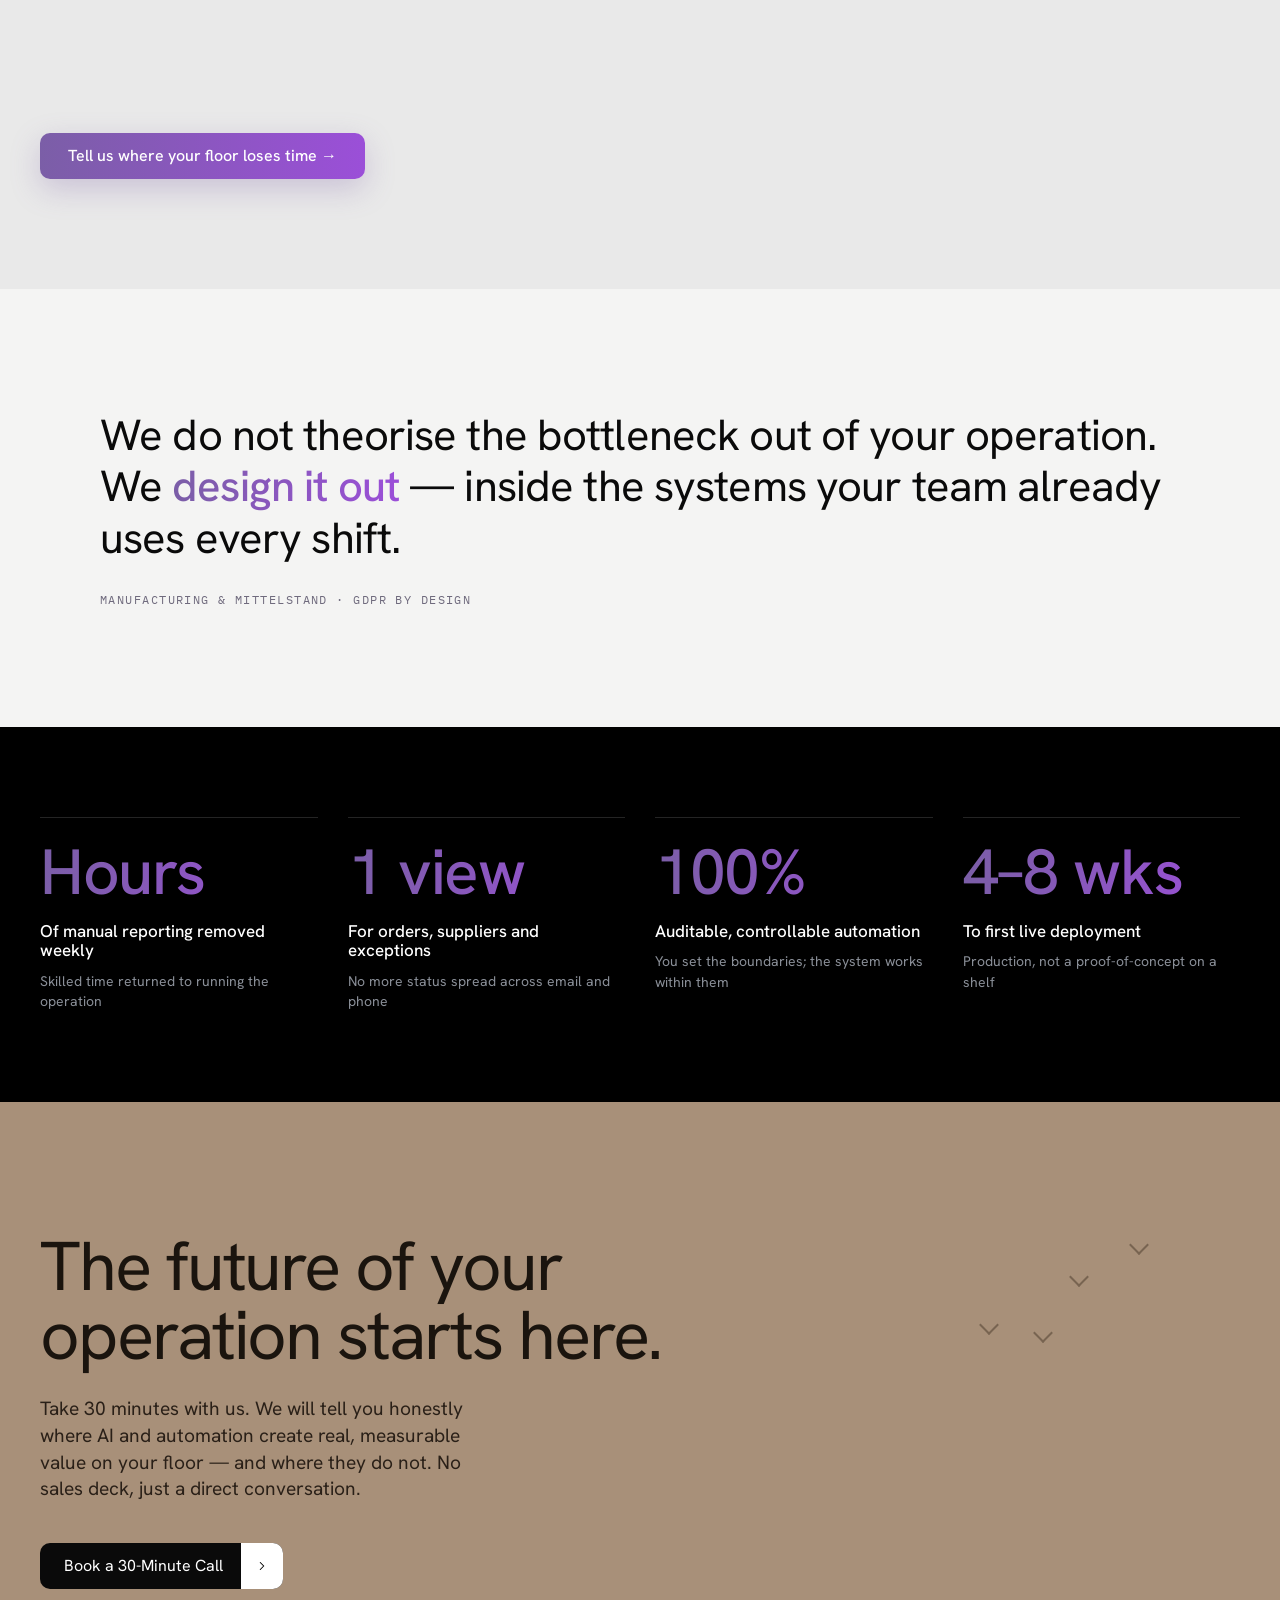
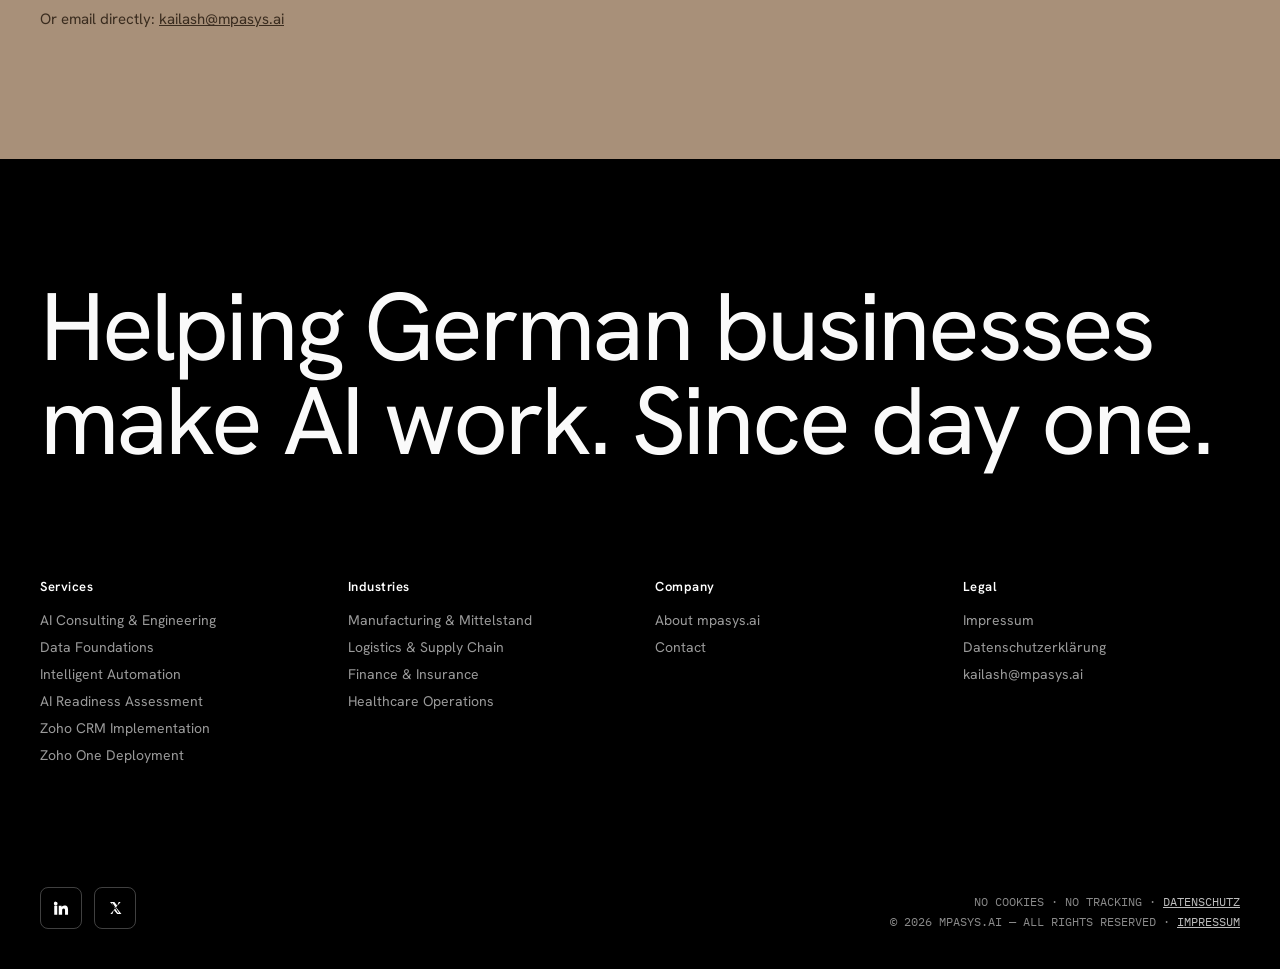
<file: industry-manufacturing.html>
<!DOCTYPE html>
<html lang="en">
<head>
  <meta charset="UTF-8" />
  <meta name="viewport" content="width=device-width, initial-scale=1.0" />
  <title>Manufacturing &amp; Mittelstand — AI &amp; Zoho | mpasys.ai</title>
  <meta name="description" content="AI and Zoho for Germany's Mittelstand and manufacturing operations. Automate reporting, streamline supplier workflows, and build internal AI tools production managers actually use — GDPR-compliant." />
  <link rel="canonical" href="https://mpasys.ai/industry-manufacturing.html" />
  <link rel="icon" href="images/favicon.svg" type="image/svg+xml" />
  <link rel="icon" href="images/favicon-32.png" type="image/png" sizes="32x32" />
  <link rel="apple-touch-icon" href="images/apple-touch-icon.png" />
  <meta name="theme-color" content="#7B5EA7" />
  <meta property="og:type" content="website" />
  <meta property="og:site_name" content="mpasys.ai" />
  <meta property="og:url" content="https://mpasys.ai/industry-manufacturing.html" />
  <meta property="og:title" content="Manufacturing &amp; Mittelstand — AI &amp; Zoho | mpasys.ai" />
  <meta property="og:description" content="AI and Zoho for Germany's Mittelstand and manufacturing operations. Automate reporting, streamline supplier workflows, and build internal AI tools production managers actually use — GDPR-compliant." />
  <meta property="og:image" content="https://mpasys.ai/images/og-cover.jpg" />
  <meta property="og:image:width" content="1200" />
  <meta property="og:image:height" content="630" />
  <meta name="twitter:card" content="summary_large_image" />
  <meta name="twitter:image" content="https://mpasys.ai/images/og-cover.jpg" />
  <link rel="stylesheet" href="fonts/fonts.css" />
  <link rel="stylesheet" href="styles.css" />
</head>
<body>

  <!-- ===================== HEADER ===================== -->
  <header class="site-header" id="header">
    <div class="header-inner">
      <a href="index.html" class="logo" aria-label="mpasys.ai">
        <img src="images/mpasys-logo.png" alt="mpasys" class="logo-img" />
      </a>
      <nav class="main-nav">
        <div class="nav-group" data-menu="services"><button class="nav-item" data-de="Leistungen">Services</button></div>
        <div class="nav-group" data-menu="industries"><button class="nav-item" data-de="Branchen">Industries</button></div>
        <a class="nav-item" href="about.html" data-de="Über uns">About</a>
      </nav>
      <div class="header-actions">
        <button class="lang-toggle" id="langToggle" aria-label="Switch language">DE</button>
        <a href="mailto:kailash@mpasys.ai" class="btn-demo" data-de="Gespräch vereinbaren">Talk to Us</a>
        <button class="nav-toggle" id="navToggle" aria-label="Open menu" aria-expanded="false">
          <span></span><span></span><span></span>
        </button>
      </div>
    </div>

    <!-- ===== MOBILE MENU ===== -->
    <nav class="mobile-nav" id="mobileNav">
      <span class="mnav-cat" data-de="Leistungen">Services</span>
      <a href="service-ai.html" data-de="KI-Beratung &amp; Engineering">AI Consulting &amp; Engineering</a>
      <a href="service-zoho.html" data-de="Zoho-Implementierung">Zoho Implementation</a>
      <span class="mnav-cat" data-de="Branchen">Industries</span>
      <a href="industry-manufacturing.html" data-de="Fertigung &amp; Mittelstand">Manufacturing &amp; Mittelstand</a>
      <a href="industry-logistics.html" data-de="Logistik &amp; Supply Chain">Logistics &amp; Supply Chain</a>
      <a href="industry-finance.html" data-de="Finanzen &amp; Versicherung">Finance &amp; Insurance</a>
      <a href="industry-healthcare.html" data-de="Gesundheitswesen">Healthcare Operations</a>
      <span class="mnav-cat" data-de="Unternehmen">Company</span>
      <a href="about.html" data-de="Über uns">About</a>
      <a href="mailto:kailash@mpasys.ai" class="mobile-cta" data-de="Gespräch vereinbaren">Talk to Us</a>
    </nav>

    <!-- ===== MEGA MENU ===== -->
    <div class="mega" id="mega">
      <!-- Services -->
      <div class="mega-panel" data-menu="services">
        <div class="mega-cols">
          <div class="mega-col">
            <span class="mega-cat" data-de="Mit uns umsetzen">Build with us</span>
            <a class="mega-link" href="service-ai.html" data-de="KI-Beratung &amp; Engineering">AI Consulting &amp; Engineering</a>
            <a class="mega-link" href="service-zoho.html" data-de="Zoho-Implementierung">Zoho Implementation</a>
          </div>
          <div class="mega-col">
            <span class="mega-cat" data-de="Kompetenzen">Capabilities</span>
            <a class="mega-link sm" href="service-ai.html#readiness" data-de="AI-Readiness-Assessment">AI Readiness Assessment</a>
            <a class="mega-link sm" href="service-ai.html#data" data-de="Datenfundament für KI">Data Foundations</a>
            <a class="mega-link sm" href="service-ai.html#genai" data-de="Generative KI im Betrieb">Generative AI for Operations</a>
            <a class="mega-link sm" href="service-ai.html#automation" data-de="Intelligente Automatisierung">Intelligent Automation</a>
            <a class="mega-link sm" href="service-zoho.html#crm" data-de="Zoho-CRM-Implementierung">Zoho CRM Implementation</a>
            <a class="mega-link sm" href="service-zoho.html#one" data-de="Zoho-One-Einführung">Zoho One Deployment</a>
          </div>
        </div>
        <a class="mega-media" href="service-ai.html" style="background-image:url('images/robotics.jpg')" aria-label="AI Consulting"></a>
      </div>

      <!-- Industries -->
      <div class="mega-panel" data-menu="industries">
        <div class="mega-cols">
          <div class="mega-col">
            <span class="mega-cat" data-de="Nach Branche">By Industry</span>
            <a class="mega-link sm" href="industry-manufacturing.html" data-de="Fertigung &amp; Mittelstand">Manufacturing &amp; Mittelstand</a>
            <a class="mega-link sm" href="industry-logistics.html" data-de="Logistik &amp; Supply Chain">Logistics &amp; Supply Chain</a>
          </div>
          <div class="mega-col">
            <span class="mega-cat">&nbsp;</span>
            <a class="mega-link sm" href="industry-finance.html" data-de="Finanzen &amp; Versicherung">Finance &amp; Insurance</a>
            <a class="mega-link sm" href="industry-healthcare.html" data-de="Gesundheitswesen">Healthcare Operations</a>
          </div>
        </div>
        <a class="mega-media" href="industry-finance.html" style="background-image:url('images/finance.jpg')" aria-label="Industries"></a>
      </div>
    </div>
  </header>

  <!-- ===================== HERO ===================== -->
  <section class="hero compact" id="hero">
    <div class="hero-bg" aria-hidden="true"></div>
    <video class="hero-video" autoplay muted loop playsinline preload="auto" poster="images/manufacturing-hero-poster.jpg" aria-hidden="true">
      <source src="Videos/manufacturing-hero.mp4" type="video/mp4" />
    </video>
    <div class="hero-overlay" aria-hidden="true"></div>
    <div class="hero-content">
      <span class="hero-crumb"><a href="index.html" data-de="Start">Home</a><span class="sep">/</span><a href="index.html" data-de="Branchen">Industries</a><span class="sep">/</span><span data-de="Fertigung &amp; Mittelstand">Manufacturing &amp; Mittelstand</span></span>
      <h1 class="hero-title" data-de="KI für das Rückgrat&lt;br/&gt;der deutschen Wirtschaft.">AI for the backbone<br/>of the German economy.</h1>
      <p class="hero-sub" data-de="Der Mittelstand kann es sich nicht leisten, hinter KI-gestützte Wettbewerber zurückzufallen. Wir automatisieren das Berichtswesen, verschlanken Lieferantenprozesse und bauen KI-Werkzeuge, die Ihre Produktionsleiter wirklich nutzen.">Germany's Mittelstand can't afford to fall behind AI-enabled rivals. We automate reporting, streamline supplier workflows, and build AI tools your production managers actually use.</p>
      <div class="hero-cta-row">
        <a href="mailto:kailash@mpasys.ai" class="btn-hero" data-de="30-Minuten-Gespräch buchen">Book a 30-Minute Call</a>
        <a href="#challenges" class="btn-hero-ghost" data-de="Wo wir helfen →">See where we help →</a>
      </div>
      <div class="hero-metrics">
        <div class="hero-metric"><b>Mittelstand</b><span data-de="Verstanden, nicht schabloniert">Understood, not templated</span></div>
        <div class="hero-metric"><b data-de="DSGVO">GDPR</b><span data-de="By Design, Betriebsrat im Blick">By design, Betriebsrat aware</span></div>
        <div class="hero-metric"><b data-de="4–8 Wo.">4–8 wks</b><span data-de="Bis zum produktiven System">To a live, useful system</span></div>
      </div>
    </div>
  </section>

  <!-- ===================== INTRO ===================== -->
  <section class="pageintro section-light">
    <div class="pageintro-inner">
      <div>
        <span class="pageintro-eyebrow" data-de="Ihre Branche">Your industry</span>
        <h2 class="pageintro-title" data-de="Es fehlt nicht an Ambition. Es fehlt ein Partner, der versteht, wie eine Fabrik wirklich läuft.">You are not short of ambition. You are short of a partner who respects how a factory actually runs.</h2>
      </div>
      <div class="pageintro-lead">
        <p data-de="Produzierende Unternehmen brauchen kein weiteres Dashboard. Sie brauchen weniger manuelle Berichte, schnellere Lieferantenübergaben und Werkzeuge, die ein Produktionsleiter auch dann öffnet, wenn die Linie unter Druck steht.">Manufacturers do not need another dashboard. They need fewer manual reports, faster supplier handoffs, and tools that production managers will open on a Tuesday afternoon when the line is under pressure.</p>
        <p data-de="Wir bringen operativen Kontext mit — keinen generischen Branchenpitch — und gestalten für die Realität von Shopfloor, Betriebsrat und längeren Beschaffungszyklen.">We bring operational context — not a generic vertical pitch — and we design for the realities of the shop floor, the Betriebsrat, and a longer procurement cycle.</p>
      </div>
    </div>
  </section>

  <!-- ===================== CHALLENGES ===================== -->
  <section class="industries section-light" id="challenges">
    <div class="industries-head">
      <span class="services-eyebrow" style="display:block;margin-bottom:12px;" data-de="Die Druckpunkte">The pressure points</span>
      <h2 class="industries-title" data-de="Drei Stellen, an denen Fertigung leise Zeit und Marge verliert.">Three places where manufacturing quietly loses time and margin.</h2>
      <p class="industries-sub" data-de="Jeder Betrieb, den wir betreten, kennt eine Variante davon. Es sind keine Produktionsprobleme — es sind Daten- und Workflow-Probleme. Und die sind lösbar.">Every operation we walk into has some version of these. They are not production problems — they are data and workflow problems, and they are fixable.</p>
    </div>
    <div class="pp-marquee">
      <div class="pp-track">
        <div class="pp-set">
          <article class="pp-card">
            <div class="pp-media" style="background-image:url('images/robotics.jpg')"></div>
            <div class="pp-scrim"></div>
            <div class="pp-content">
              <span class="pp-num">01</span>
              <h3 data-de="Berichte von Hand">Reporting by hand</h3>
              <p data-de="Produktions-, Qualitäts- und Schichtberichte werden manuell aus Tabellen und Maschinenexporten zusammengesetzt — Stunden qualifizierter Arbeit fürs Zahlenkopieren statt fürs Handeln.">Production, quality and shift reports assembled manually from spreadsheets and machine exports — hours of skilled time spent copying numbers instead of acting on them.</p>
            </div>
          </article>
          <article class="pp-card">
            <div class="pp-media" style="background-image:url('images/finance.jpg')"></div>
            <div class="pp-scrim"></div>
            <div class="pp-content">
              <span class="pp-num">02</span>
              <h3 data-de="Fragmentierte Lieferantenprozesse">Fragmented supplier workflows</h3>
              <p data-de="Bestellungen, Bestätigungen und Verzögerungen verteilt über E-Mail, Telefon und getrennte Systeme — Probleme tauchen spät auf, dieselben Fragen werden doppelt gestellt.">Orders, confirmations and delays tracked across email, phone and disconnected systems, so problems surface late and the same questions get asked twice.</p>
            </div>
          </article>
          <article class="pp-card">
            <div class="pp-media" style="background-image:url('images/research.jpg')"></div>
            <div class="pp-scrim"></div>
            <div class="pp-content">
              <span class="pp-num">03</span>
              <h3 data-de="Wissen, das in Rente geht">Knowledge that walks out the door</h3>
              <p data-de="Der erfahrene Bediener, der weiß, warum sich die Linie so verhält, geht — und dieses Urteilsvermögen steht nirgendwo, wo ein System es nutzen könnte.">The experienced operator who knows why the line behaves the way it does retires — and that judgement is not written down anywhere a system can use.</p>
            </div>
          </article>
        </div>
        <div class="pp-set" aria-hidden="true">
          <article class="pp-card">
            <div class="pp-media" style="background-image:url('images/robotics.jpg')"></div>
            <div class="pp-scrim"></div>
            <div class="pp-content">
              <span class="pp-num">01</span>
              <h3 data-de="Berichte von Hand">Reporting by hand</h3>
              <p data-de="Produktions-, Qualitäts- und Schichtberichte werden manuell aus Tabellen und Maschinenexporten zusammengesetzt — Stunden qualifizierter Arbeit fürs Zahlenkopieren statt fürs Handeln.">Production, quality and shift reports assembled manually from spreadsheets and machine exports — hours of skilled time spent copying numbers instead of acting on them.</p>
            </div>
          </article>
          <article class="pp-card">
            <div class="pp-media" style="background-image:url('images/finance.jpg')"></div>
            <div class="pp-scrim"></div>
            <div class="pp-content">
              <span class="pp-num">02</span>
              <h3 data-de="Fragmentierte Lieferantenprozesse">Fragmented supplier workflows</h3>
              <p data-de="Bestellungen, Bestätigungen und Verzögerungen verteilt über E-Mail, Telefon und getrennte Systeme — Probleme tauchen spät auf, dieselben Fragen werden doppelt gestellt.">Orders, confirmations and delays tracked across email, phone and disconnected systems, so problems surface late and the same questions get asked twice.</p>
            </div>
          </article>
          <article class="pp-card">
            <div class="pp-media" style="background-image:url('images/research.jpg')"></div>
            <div class="pp-scrim"></div>
            <div class="pp-content">
              <span class="pp-num">03</span>
              <h3 data-de="Wissen, das in Rente geht">Knowledge that walks out the door</h3>
              <p data-de="Der erfahrene Bediener, der weiß, warum sich die Linie so verhält, geht — und dieses Urteilsvermögen steht nirgendwo, wo ein System es nutzen könnte.">The experienced operator who knows why the line behaves the way it does retires — and that judgement is not written down anywhere a system can use.</p>
            </div>
          </article>
        </div>
      </div>
    </div>
  </section>

  <!-- ===================== SOLUTIONS (sticky card-stack) ===================== -->
  <section class="services section-light svc-stack">
    <div class="services-head">
      <span class="services-eyebrow" data-de="So drehen wir es um">How we turn it around</span>
      <h2 class="services-title" data-de="Maßgeschneiderte KI und Zoho — gebaut für die Fläche, nicht für die Vorstandsfolie.">Purpose-built AI and Zoho, designed for the floor — not the boardroom slide.</h2>
    </div>
    <div class="svc-stack-wrap">
      <div class="svc-stack-item">
        <article class="svc-stack-card">
          <span class="svc-num">01</span>
          <div class="svc-stack-body">
            <h4 data-de="Automatisiertes Berichtswesen">Automated operational reporting</h4>
            <p data-de="Wir verbinden Maschinendaten, ERP und Tabellen zu Berichten, die sich selbst erstellen — Schichtzusammenfassungen, Qualitätstrends, OEE. Ihre Manager entscheiden morgens, statt zu sammeln.">We connect your machine data, ERP and spreadsheets into reports that build themselves — shift summaries, quality trends, OEE — so managers spend the morning deciding, not collating.</p>
          </div>
        </article>
      </div>
      <div class="svc-stack-item">
        <article class="svc-stack-card">
          <span class="svc-num">02</span>
          <div class="svc-stack-body">
            <h4 data-de="Lieferanten- &amp; Auftragsworkflows">Supplier &amp; order workflow automation</h4>
            <p data-de="Zoho-basierte Workflows, die Bestellungen, Bestätigungen und Ausnahmen an einem Ort führen — mit automatischen Hinweisen, wenn etwas kippt. Weniger Überraschungen, weniger Statustelefonate.">Zoho-based workflows that track orders, confirmations and exceptions in one place, with automatic alerts when something slips — fewer surprises, fewer status-chasing calls.</p>
          </div>
        </article>
      </div>
      <div class="svc-stack-item">
        <article class="svc-stack-card">
          <span class="svc-num">03</span>
          <div class="svc-stack-body">
            <h4 data-de="Interne KI-Wissenswerkzeuge">Internal AI knowledge tools</h4>
            <p data-de="Ein DSGVO-konformer Assistent, trainiert auf Ihren Handbüchern, SOPs und historischen Lösungen — damit auch ein neuer Bediener die Antwort Ihrer besten Leute bekommt.">A GDPR-compliant assistant trained on your manuals, SOPs and historical fixes, so a newer operator can ask "why is this happening" and get your best people's answer.</p>
          </div>
        </article>
      </div>
      <div class="svc-stack-item">
        <article class="svc-stack-card">
          <span class="svc-num">04</span>
          <div class="svc-stack-body">
            <h4 data-de="Intelligente Automatisierung wiederkehrender Entscheidungen">Intelligent automation of repeat decisions</h4>
            <p data-de="Freigaben, Klassifizierungen und Routing automatisiert mit Regeln und KI, die auditierbar bleiben — Sie behalten die Kontrolle, und die Routine frisst keine Fachstunden mehr.">Approvals, classifications and routing automated with rules and AI that stay auditable — you keep control, the routine work stops eating skilled hours.</p>
          </div>
        </article>
      </div>
    </div>
    <a href="mailto:kailash@mpasys.ai" class="svc-cta" data-de="Sagen Sie uns, wo Ihre Fläche Zeit verliert →">Tell us where your floor loses time →</a>
  </section>

  <!-- ===================== STATEMENT ===================== -->
  <section class="statement section-light">
    <div class="statement-inner">
      <p data-de="Wir wegtheoretisieren den Engpass nicht. Wir &lt;b&gt;konstruieren ihn heraus&lt;/b&gt; — in den Systemen, die Ihr Team ohnehin jede Schicht nutzt.">We do not theorise the bottleneck out of your operation. We <b>design it out</b> — inside the systems your team already uses every shift.</p>
      <span class="statement-by" data-de="Fertigung &amp; Mittelstand · DSGVO by Design">Manufacturing &amp; Mittelstand · GDPR by design</span>
    </div>
  </section>

  <!-- ===================== PROOF STRIP ===================== -->
  <section class="proof">
    <div class="proof-inner">
      <article class="proof-block"><span class="proof-num" data-de="Stunden">Hours</span><span class="proof-label" data-de="Manuelles Reporting pro Woche eingespart">Of manual reporting removed weekly</span><span class="proof-sub" data-de="Fachzeit zurück in den Betrieb">Skilled time returned to running the operation</span></article>
      <article class="proof-block"><span class="proof-num" data-de="1 Sicht">1 view</span><span class="proof-label" data-de="Auf Aufträge, Lieferanten und Ausnahmen">For orders, suppliers and exceptions</span><span class="proof-sub" data-de="Kein Status mehr verteilt über E-Mail und Telefon">No more status spread across email and phone</span></article>
      <article class="proof-block"><span class="proof-num">100%</span><span class="proof-label" data-de="Auditierbare, kontrollierbare Automatisierung">Auditable, controllable automation</span><span class="proof-sub" data-de="Sie setzen die Grenzen; das System arbeitet darin">You set the boundaries; the system works within them</span></article>
      <article class="proof-block"><span class="proof-num" data-de="4–8 Wo.">4–8 wks</span><span class="proof-label" data-de="Bis zum ersten Live-Einsatz">To first live deployment</span><span class="proof-sub" data-de="Produktion, kein Proof-of-Concept im Regal">Production, not a proof-of-concept on a shelf</span></article>
    </div>
  </section>

  <!-- ===================== CTA ===================== -->
  <section class="cta">
    <div class="cta-inner">
      <h2 class="cta-title" data-de="Die Zukunft Ihres&lt;br/&gt;Betriebs beginnt hier.">The future of your<br/>operation starts here.</h2>
      <p class="cta-copy" data-de="Nehmen Sie sich 30 Minuten mit uns. Wir sagen Ihnen ehrlich, wo KI und Automatisierung auf Ihrer Fläche messbaren Wert schaffen — und wo nicht. Kein Sales-Deck, ein direktes Gespräch.">Take 30 minutes with us. We will tell you honestly where AI and automation create real, measurable value on your floor — and where they do not. No sales deck, just a direct conversation.</p>
      <a href="mailto:kailash@mpasys.ai" class="btn-dark"><span data-de="30-Minuten-Gespräch buchen">Book a 30-Minute Call</span>
        <span class="btn-dark-arrow"><svg viewBox="0 0 24 24" width="14" height="14"><path d="M9 6 L15 12 L9 18" fill="none" stroke="currentColor" stroke-width="1.8" stroke-linecap="round" stroke-linejoin="round"/></svg></span>
      </a>
      <p class="cta-mail"><span data-de="Oder direkt per E-Mail:">Or email directly:</span> <a href="mailto:kailash@mpasys.ai">kailash@mpasys.ai</a></p>
      <div class="cta-marks" aria-hidden="true"><i></i><i></i><i></i><i></i></div>
    </div>
  </section>

  <!-- ===================== FOOTER ===================== -->
  <footer class="footer">
    <h2 class="footer-big" data-de="Wir bringen KI in deutschen Unternehmen zum Laufen. Von Anfang an.">Helping German businesses make AI work. Since day one.</h2>
    <div class="footer-cols">
      <div class="footer-col">
        <span class="footer-col-h" data-de="Leistungen">Services</span>
        <a href="service-ai.html" data-de="KI-Beratung &amp; Engineering">AI Consulting &amp; Engineering</a>
        <a href="service-ai.html#data" data-de="Datenfundament für KI">Data Foundations</a>
        <a href="service-ai.html#automation" data-de="Intelligente Automatisierung">Intelligent Automation</a>
        <a href="service-ai.html#readiness" data-de="AI-Readiness-Assessment">AI Readiness Assessment</a>
        <a href="service-zoho.html#crm" data-de="Zoho-CRM-Implementierung">Zoho CRM Implementation</a>
        <a href="service-zoho.html#one" data-de="Zoho-One-Einführung">Zoho One Deployment</a>
      </div>
      <div class="footer-col">
        <span class="footer-col-h" data-de="Branchen">Industries</span>
        <a href="industry-manufacturing.html" data-de="Fertigung &amp; Mittelstand">Manufacturing &amp; Mittelstand</a>
        <a href="industry-logistics.html" data-de="Logistik &amp; Supply Chain">Logistics &amp; Supply Chain</a>
        <a href="industry-finance.html" data-de="Finanzen &amp; Versicherung">Finance &amp; Insurance</a>
        <a href="industry-healthcare.html" data-de="Gesundheitswesen">Healthcare Operations</a>
      </div>
      <div class="footer-col">
        <span class="footer-col-h" data-de="Unternehmen">Company</span>
        <a href="about.html" data-de="Über mpasys.ai">About mpasys.ai</a>
        <a href="mailto:kailash@mpasys.ai" data-de="Kontakt">Contact</a>
      </div>
      <div class="footer-col">
        <span class="footer-col-h" data-de="Rechtliches">Legal</span>
        <a href="impressum.html">Impressum</a>
        <a href="datenschutz.html">Datenschutzerklärung</a>
        <a href="mailto:kailash@mpasys.ai">kailash@mpasys.ai</a>
      </div>
    </div>
    <div class="footer-bottom">
      <div class="footer-social">
        <a href="#" aria-label="LinkedIn"><svg viewBox="0 0 24 24" width="18" height="18"><path fill="currentColor" d="M4.98 3.5a2.5 2.5 0 11-.02 5 2.5 2.5 0 01.02-5zM3 9h4v12H3zM9 9h3.8v1.7h.05c.53-1 1.83-2.05 3.77-2.05 4.03 0 4.78 2.65 4.78 6.1V21h-4v-5.4c0-1.3-.02-2.97-1.8-2.97-1.8 0-2.08 1.4-2.08 2.87V21H9z"/></svg></a>
        <a href="#" aria-label="X"><svg viewBox="0 0 24 24" width="16" height="16"><path fill="currentColor" d="M17.5 3h3l-7 8 8.2 10h-6.4l-5-6.1L8 21H5l7.5-8.6L4.5 3h6.5l4.5 5.6zm-1.1 16h1.7L8.6 4.8H6.8z"/></svg></a>
      </div>
      <div class="footer-legal">
        <span>NO COOKIES · NO TRACKING · <a href="datenschutz.html">DATENSCHUTZ</a></span>
        <span>© 2026 MPASYS.AI — ALL RIGHTS RESERVED · <a href="impressum.html">IMPRESSUM</a></span>
      </div>
    </div>
  </footer>

  <script src="js/gsap.min.js"></script>
  <script src="js/ScrollTrigger.min.js"></script>
  <script src="script.js"></script>
</body>
</html>
</file>
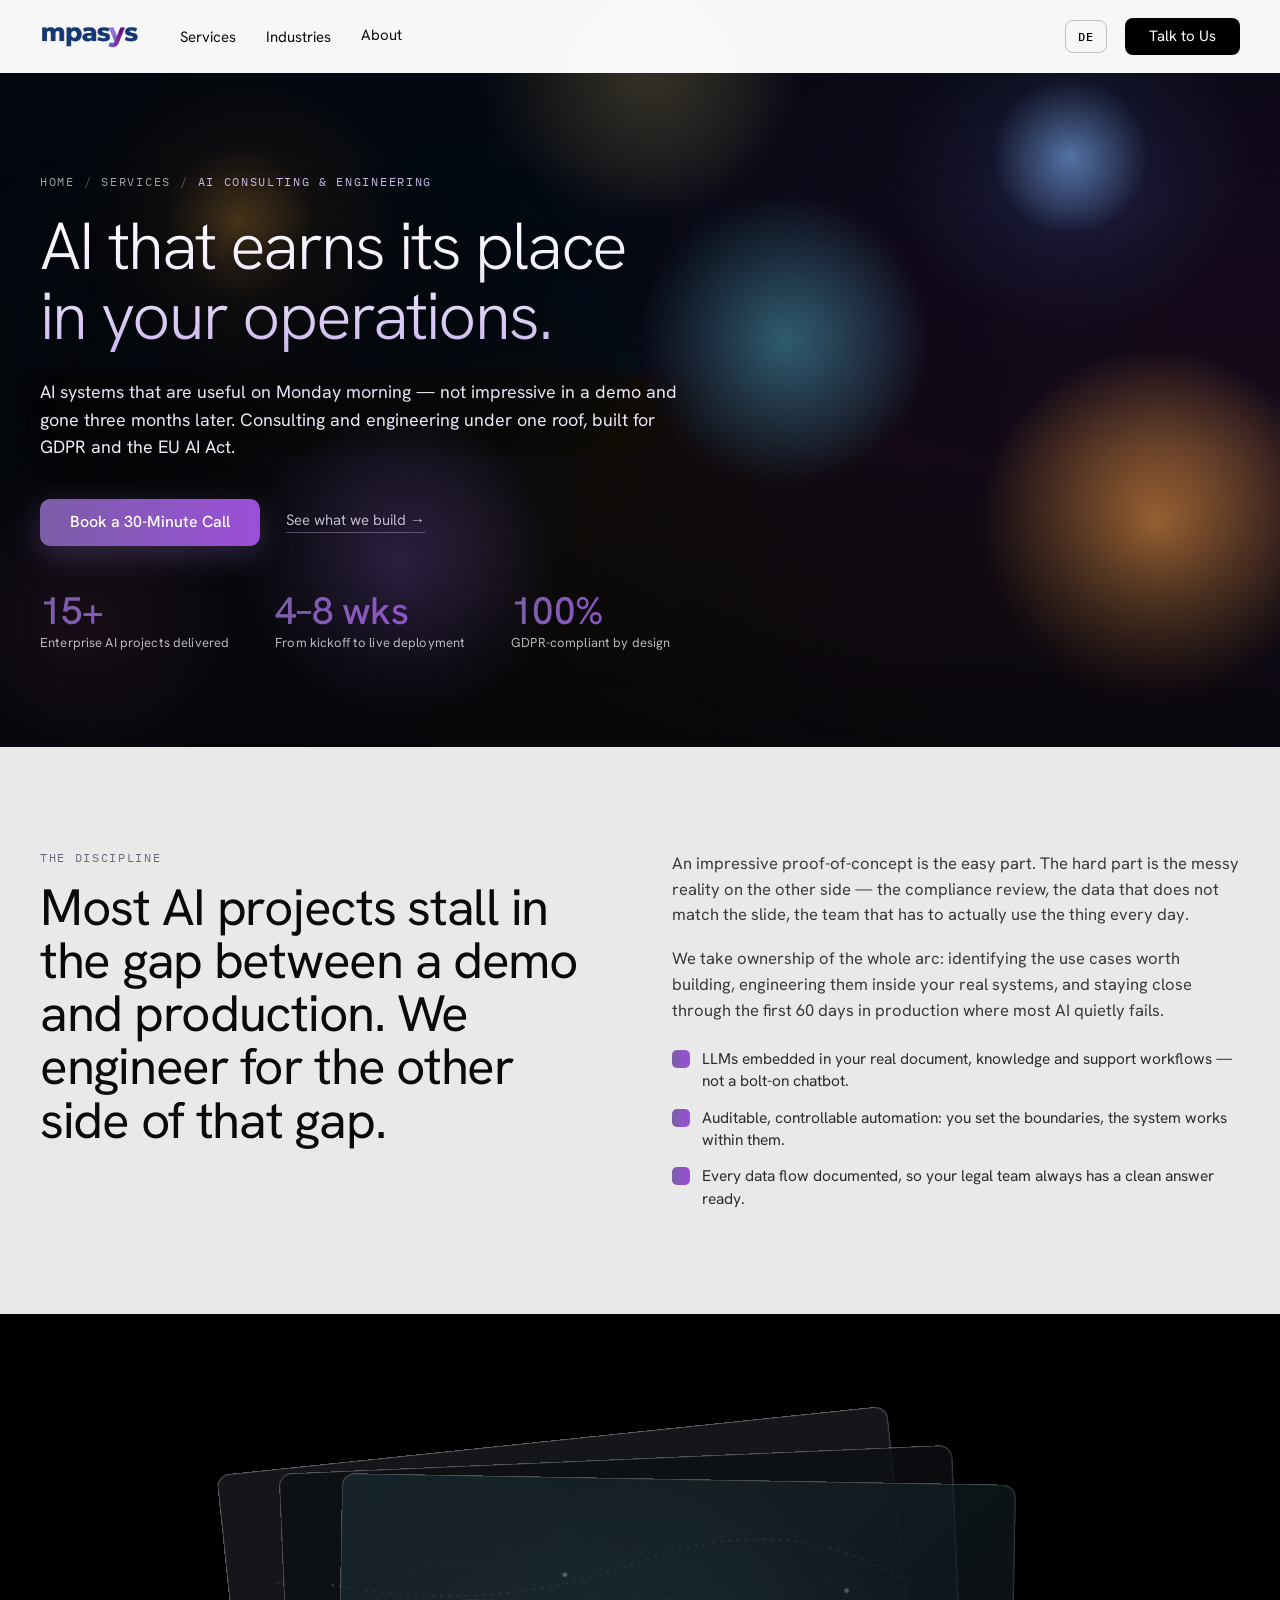
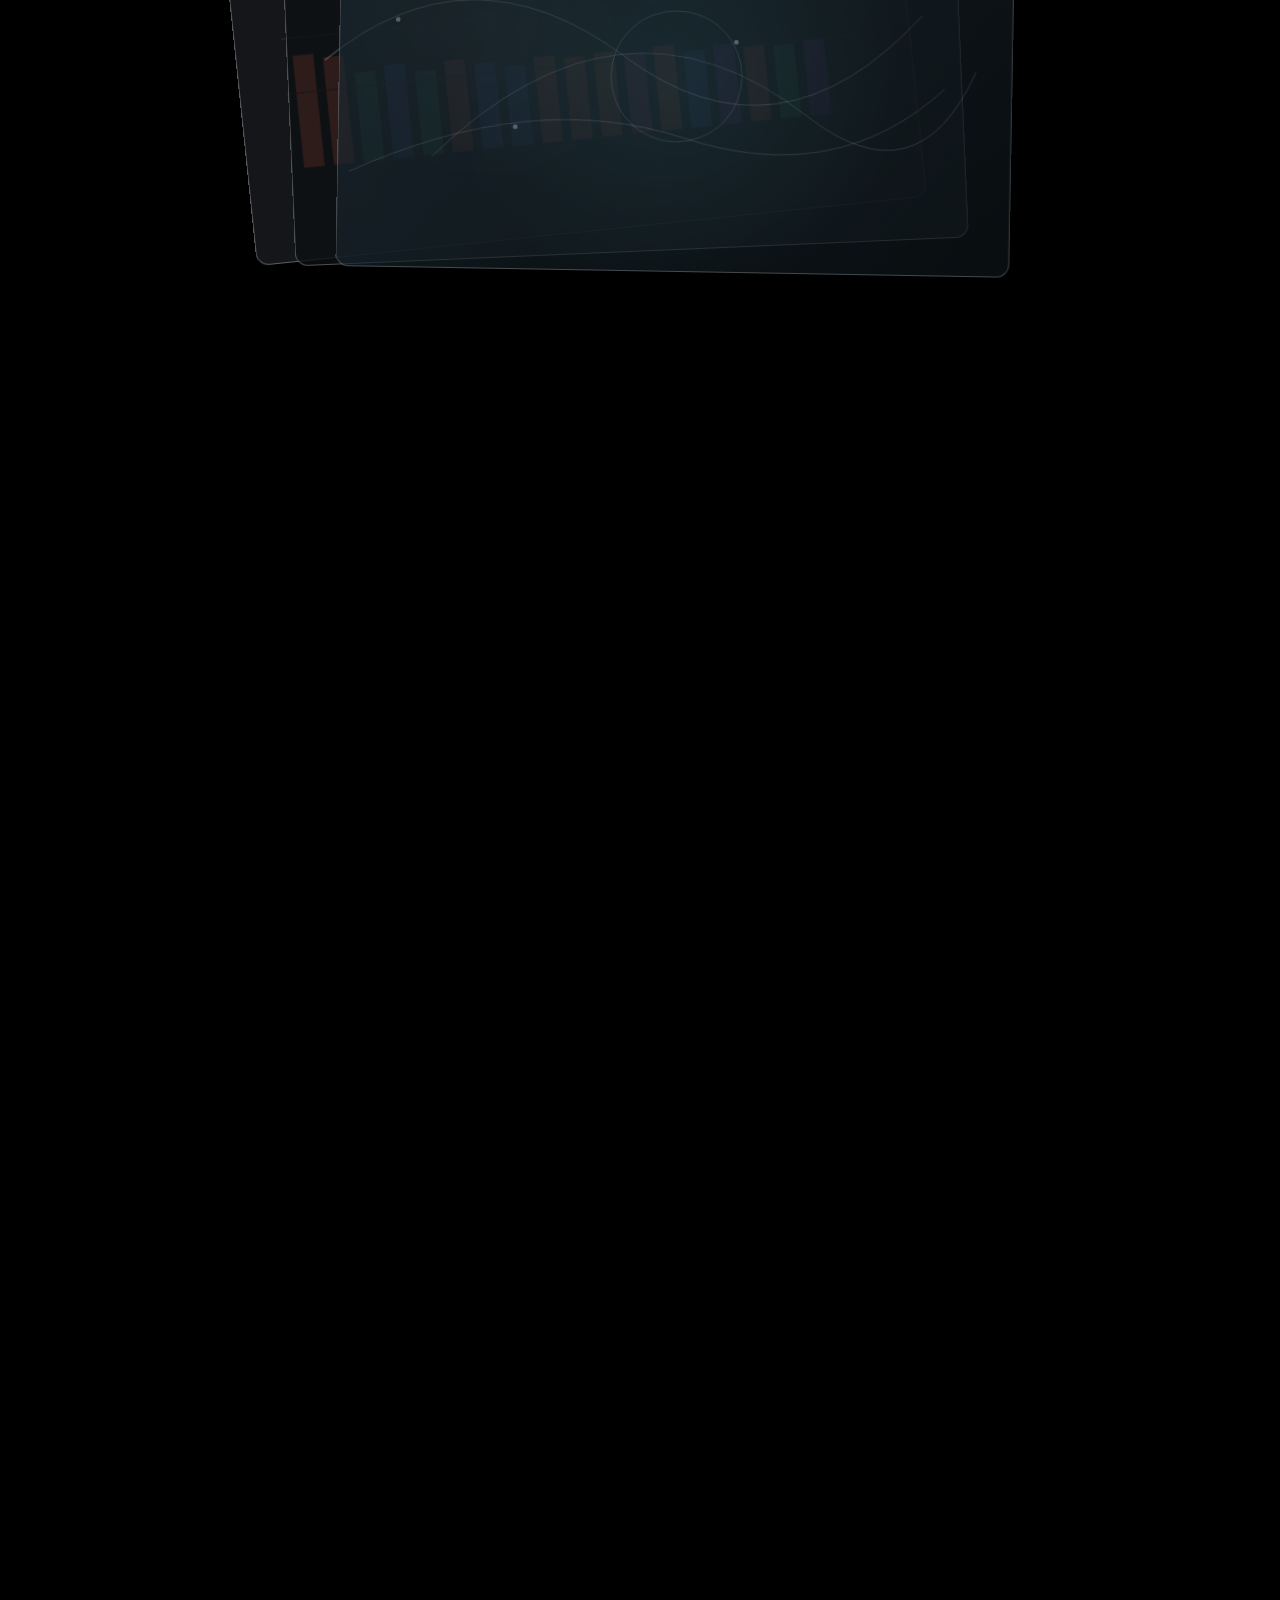
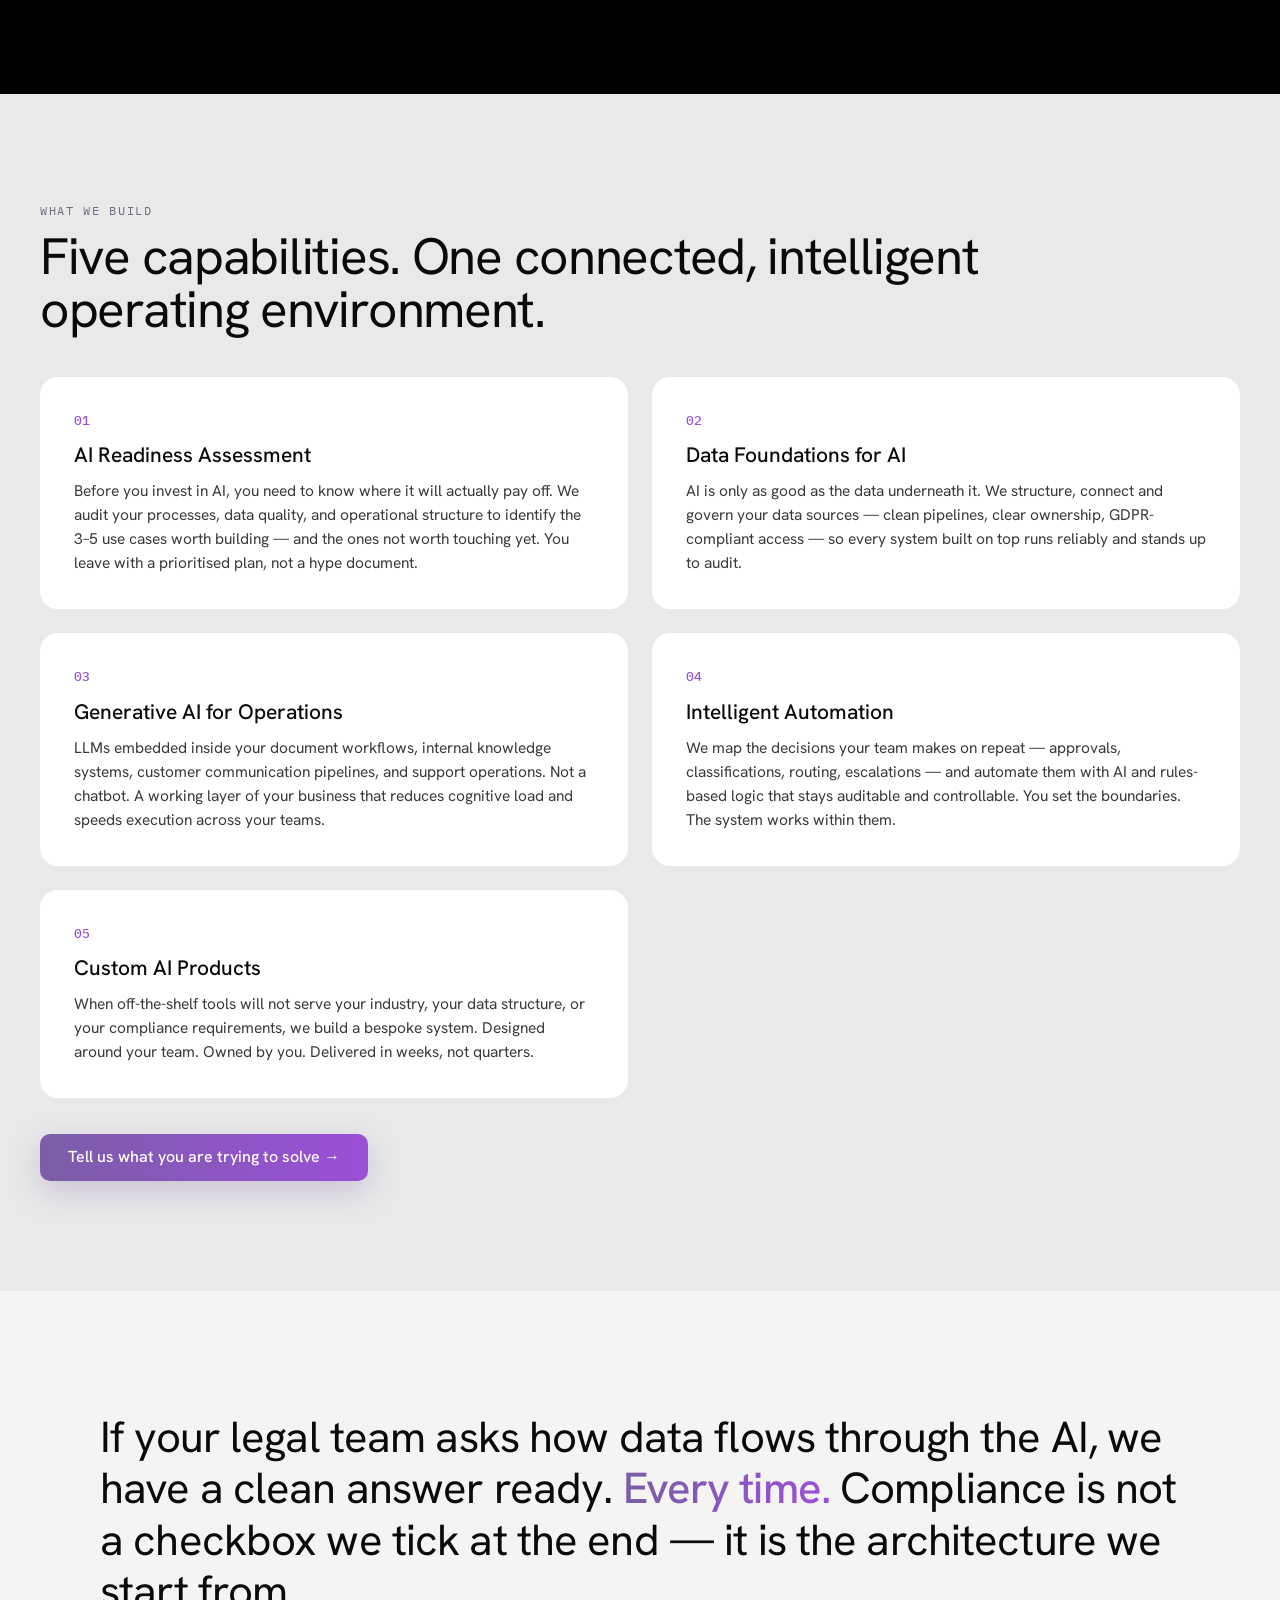
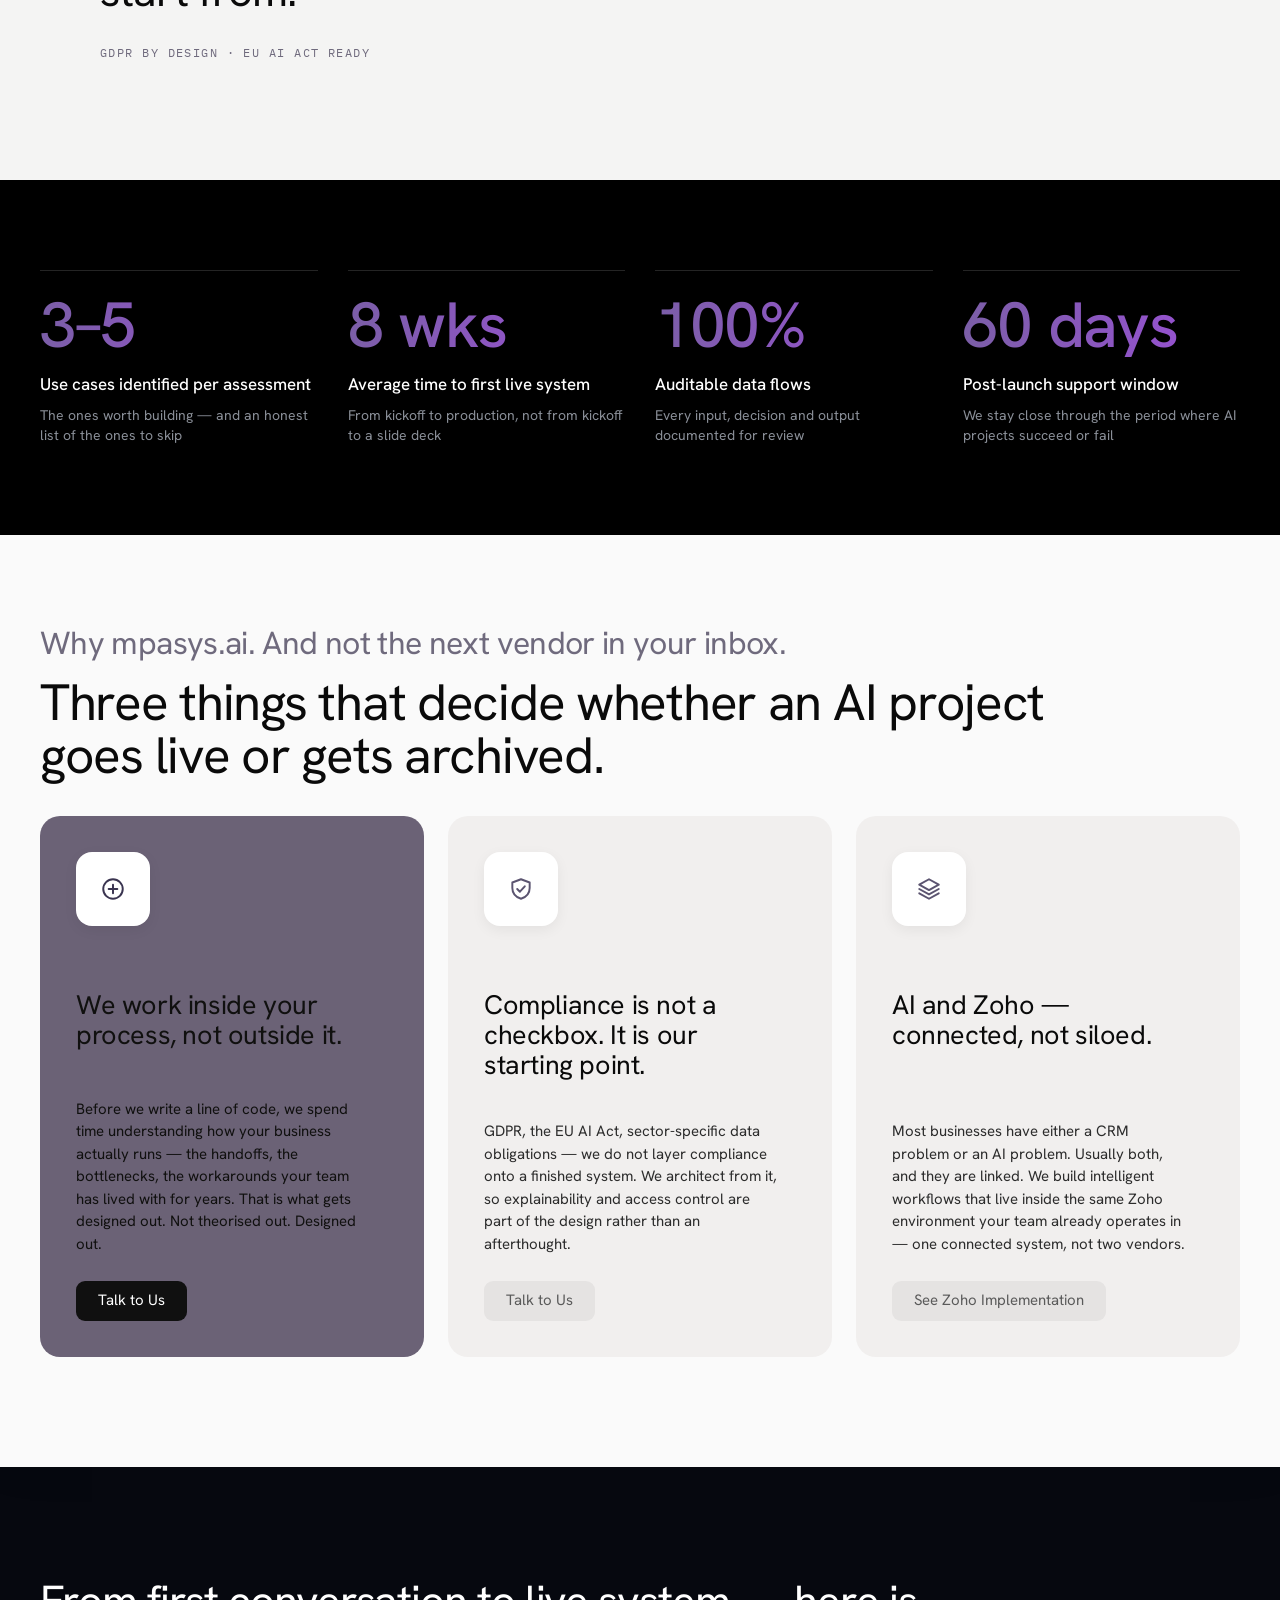
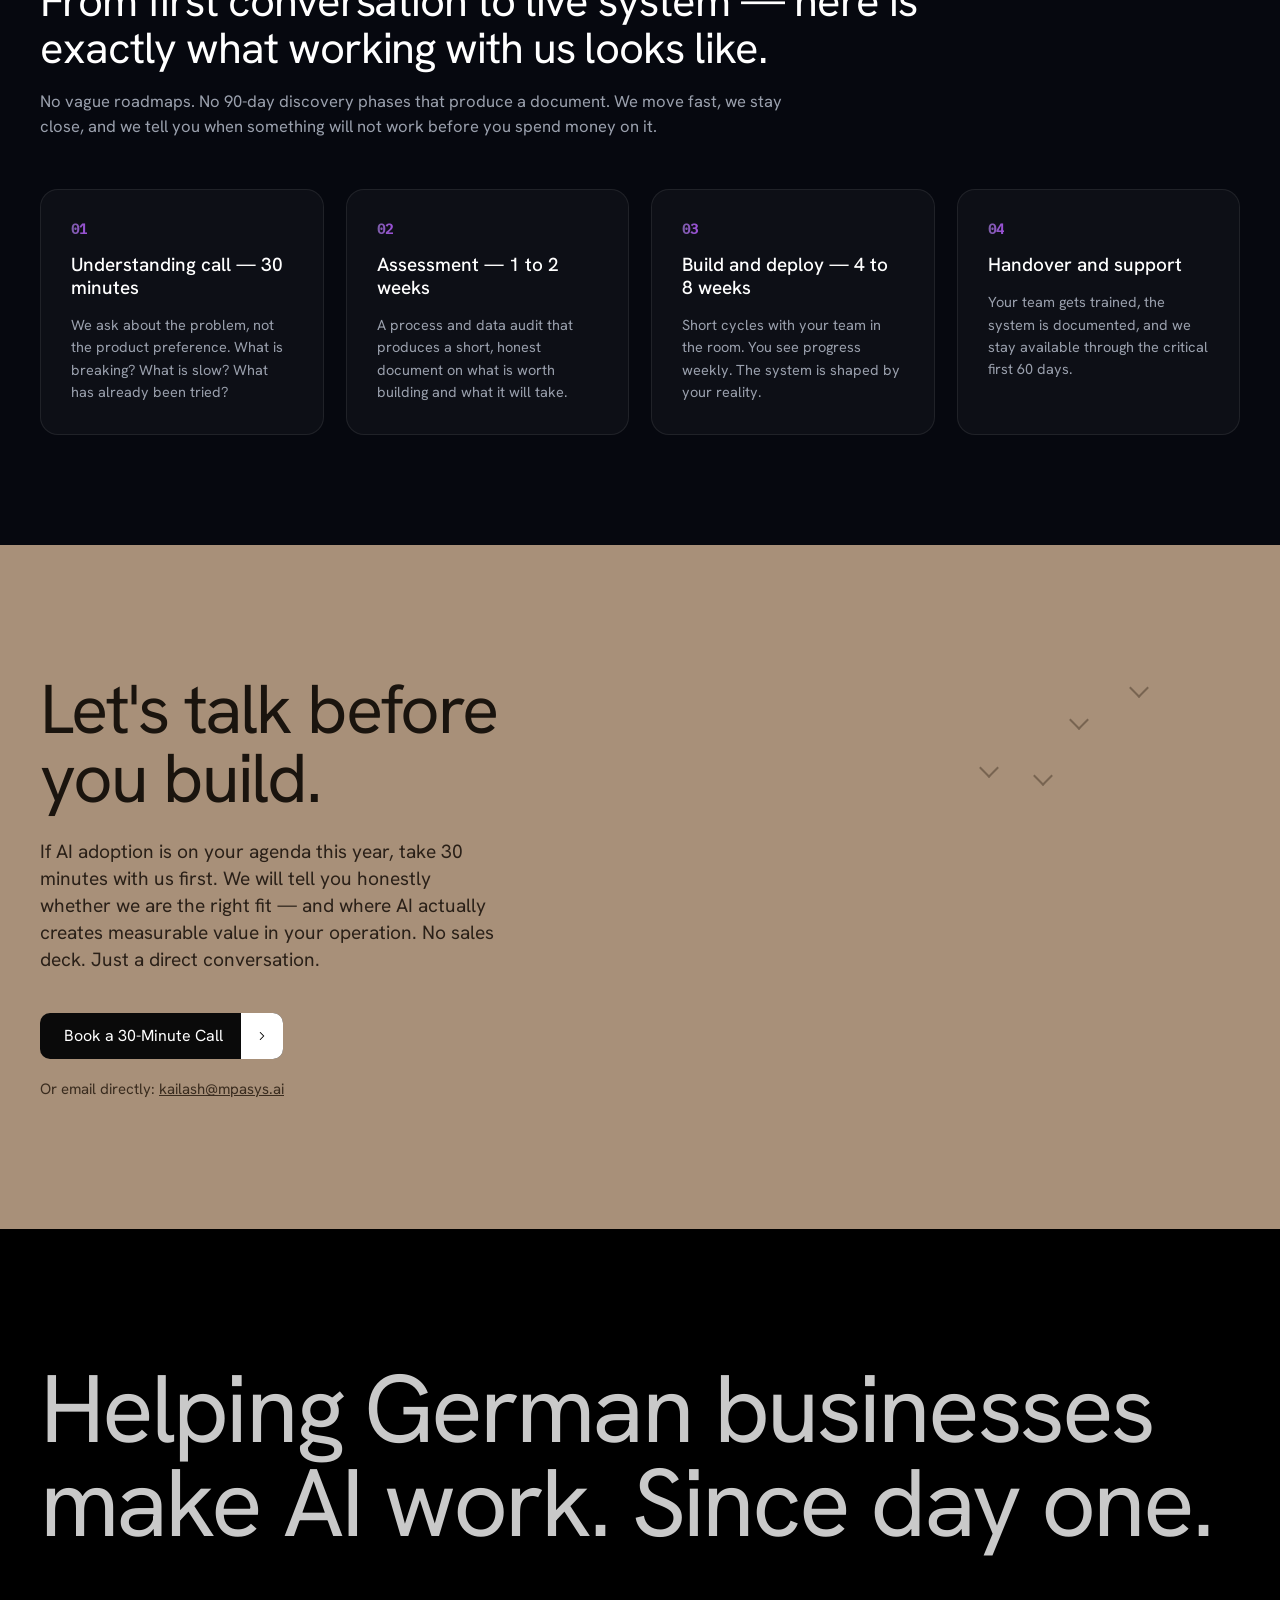
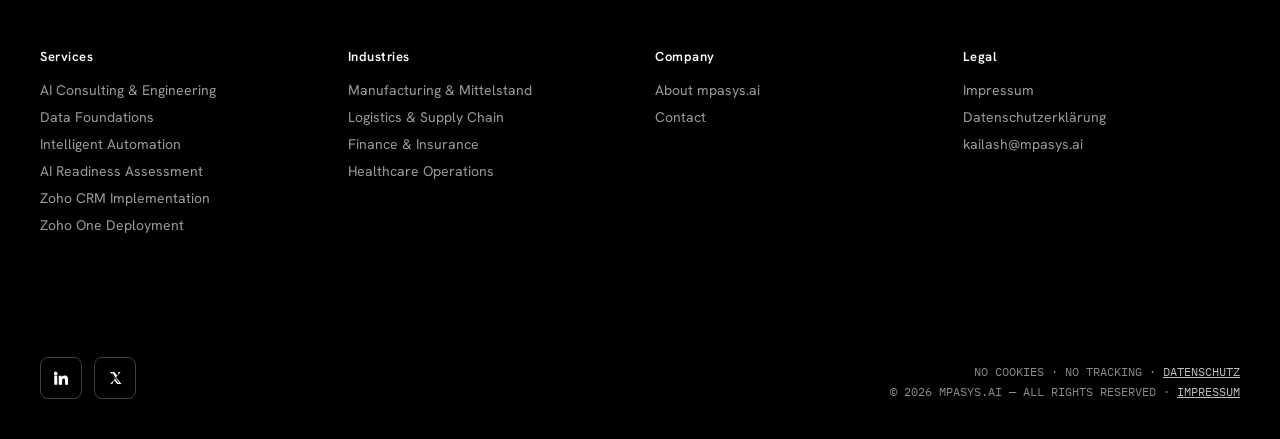
<file: service-ai.html>
<!DOCTYPE html>
<html lang="en">
<head>
  <meta charset="UTF-8" />
  <meta name="viewport" content="width=device-width, initial-scale=1.0" />
  <title>AI Consulting &amp; Engineering — mpasys.ai</title>
  <meta name="description" content="AI consulting and engineering for German enterprise. We build AI systems that go live and stay in production — GDPR-compliant by design, EU AI Act ready. From readiness assessment to custom AI products." />
  <link rel="canonical" href="https://mpasys.ai/service-ai.html" />
  <link rel="icon" href="images/favicon.svg" type="image/svg+xml" />
  <link rel="icon" href="images/favicon-32.png" type="image/png" sizes="32x32" />
  <link rel="apple-touch-icon" href="images/apple-touch-icon.png" />
  <meta name="theme-color" content="#7B5EA7" />
  <meta property="og:type" content="website" />
  <meta property="og:site_name" content="mpasys.ai" />
  <meta property="og:url" content="https://mpasys.ai/service-ai.html" />
  <meta property="og:title" content="AI Consulting &amp; Engineering — mpasys.ai" />
  <meta property="og:description" content="AI consulting and engineering for German enterprise. We build AI systems that go live and stay in production — GDPR-compliant by design, EU AI Act ready. From readiness assessment to custom AI products." />
  <meta property="og:image" content="https://mpasys.ai/images/og-cover.jpg" />
  <meta property="og:image:width" content="1200" />
  <meta property="og:image:height" content="630" />
  <meta name="twitter:card" content="summary_large_image" />
  <meta name="twitter:image" content="https://mpasys.ai/images/og-cover.jpg" />
  <link rel="stylesheet" href="fonts/fonts.css" />
  <link rel="stylesheet" href="styles.css" />
</head>
<body>

  <!-- ===================== HEADER ===================== -->
  <header class="site-header" id="header">
    <div class="header-inner">
      <a href="index.html" class="logo" aria-label="mpasys.ai">
        <img src="images/mpasys-logo.png" alt="mpasys" class="logo-img" />
      </a>
      <nav class="main-nav">
        <div class="nav-group" data-menu="services"><button class="nav-item" data-de="Leistungen">Services</button></div>
        <div class="nav-group" data-menu="industries"><button class="nav-item" data-de="Branchen">Industries</button></div>
        <a class="nav-item" href="about.html" data-de="Über uns">About</a>
      </nav>
      <div class="header-actions">
        <button class="lang-toggle" id="langToggle" aria-label="Switch language">DE</button>
        <a href="mailto:kailash@mpasys.ai" class="btn-demo" data-de="Gespräch vereinbaren">Talk to Us</a>
        <button class="nav-toggle" id="navToggle" aria-label="Open menu" aria-expanded="false">
          <span></span><span></span><span></span>
        </button>
      </div>
    </div>

    <!-- ===== MOBILE MENU ===== -->
    <nav class="mobile-nav" id="mobileNav">
      <span class="mnav-cat" data-de="Leistungen">Services</span>
      <a href="service-ai.html" data-de="KI-Beratung &amp; Engineering">AI Consulting &amp; Engineering</a>
      <a href="service-zoho.html" data-de="Zoho-Implementierung">Zoho Implementation</a>
      <span class="mnav-cat" data-de="Branchen">Industries</span>
      <a href="industry-manufacturing.html" data-de="Fertigung &amp; Mittelstand">Manufacturing &amp; Mittelstand</a>
      <a href="industry-logistics.html" data-de="Logistik &amp; Supply Chain">Logistics &amp; Supply Chain</a>
      <a href="industry-finance.html" data-de="Finanzen &amp; Versicherung">Finance &amp; Insurance</a>
      <a href="industry-healthcare.html" data-de="Gesundheitswesen">Healthcare Operations</a>
      <span class="mnav-cat" data-de="Unternehmen">Company</span>
      <a href="about.html" data-de="Über uns">About</a>
      <a href="mailto:kailash@mpasys.ai" class="mobile-cta" data-de="Gespräch vereinbaren">Talk to Us</a>
    </nav>

    <!-- ===== MEGA MENU ===== -->
    <div class="mega" id="mega">
      <!-- Services -->
      <div class="mega-panel" data-menu="services">
        <div class="mega-cols">
          <div class="mega-col">
            <span class="mega-cat" data-de="Mit uns umsetzen">Build with us</span>
            <a class="mega-link" href="service-ai.html" data-de="KI-Beratung &amp; Engineering">AI Consulting &amp; Engineering</a>
            <a class="mega-link" href="service-zoho.html" data-de="Zoho-Implementierung">Zoho Implementation</a>
          </div>
          <div class="mega-col">
            <span class="mega-cat" data-de="Kompetenzen">Capabilities</span>
            <a class="mega-link sm" href="service-ai.html#readiness" data-de="AI-Readiness-Assessment">AI Readiness Assessment</a>
            <a class="mega-link sm" href="service-ai.html#data" data-de="Datenfundament für KI">Data Foundations</a>
            <a class="mega-link sm" href="service-ai.html#genai" data-de="Generative KI im Betrieb">Generative AI for Operations</a>
            <a class="mega-link sm" href="service-ai.html#automation" data-de="Intelligente Automatisierung">Intelligent Automation</a>
            <a class="mega-link sm" href="service-zoho.html#crm" data-de="Zoho-CRM-Implementierung">Zoho CRM Implementation</a>
            <a class="mega-link sm" href="service-zoho.html#one" data-de="Zoho-One-Einführung">Zoho One Deployment</a>
          </div>
        </div>
        <a class="mega-media" href="service-ai.html" style="background-image:url('images/robotics.jpg')" aria-label="AI Consulting"></a>
      </div>

      <!-- Industries -->
      <div class="mega-panel" data-menu="industries">
        <div class="mega-cols">
          <div class="mega-col">
            <span class="mega-cat" data-de="Nach Branche">By Industry</span>
            <a class="mega-link sm" href="industry-manufacturing.html" data-de="Fertigung &amp; Mittelstand">Manufacturing &amp; Mittelstand</a>
            <a class="mega-link sm" href="industry-logistics.html" data-de="Logistik &amp; Supply Chain">Logistics &amp; Supply Chain</a>
          </div>
          <div class="mega-col">
            <span class="mega-cat">&nbsp;</span>
            <a class="mega-link sm" href="industry-finance.html" data-de="Finanzen &amp; Versicherung">Finance &amp; Insurance</a>
            <a class="mega-link sm" href="industry-healthcare.html" data-de="Gesundheitswesen">Healthcare Operations</a>
          </div>
        </div>
        <a class="mega-media" href="industry-finance.html" style="background-image:url('images/finance.jpg')" aria-label="Industries"></a>
      </div>
    </div>
  </header>

  <!-- ===================== HERO ===================== -->
  <section class="hero compact" id="hero">
    <div class="hero-bg" aria-hidden="true"></div>
    <div class="hero-overlay" aria-hidden="true"></div>
    <div class="hero-content">
      <span class="hero-crumb"><a href="index.html">Home</a><span class="sep">/</span><a href="index.html">Services</a><span class="sep">/</span>AI Consulting &amp; Engineering</span>
      <h1 class="hero-title">AI that earns its place<br/>in your operations.</h1>
      <p class="hero-sub" data-de="KI-Systeme, die am Montagmorgen nützlich sind — nicht beeindruckend in der Demo und drei Monate später verschwunden. Beratung und Engineering aus einer Hand, gebaut für DSGVO und EU AI Act.">AI systems that are useful on Monday morning — not impressive in a demo and gone three months later. Consulting and engineering under one roof, built for GDPR and the EU AI Act.</p>
      <div class="hero-cta-row">
        <a href="mailto:kailash@mpasys.ai" class="btn-hero">Book a 30-Minute Call</a>
        <a href="#capabilities" class="btn-hero-ghost">See what we build →</a>
      </div>
      <div class="hero-metrics">
        <div class="hero-metric"><b>15+</b><span>Enterprise AI projects delivered</span></div>
        <div class="hero-metric"><b>4–8 wks</b><span>From kickoff to live deployment</span></div>
        <div class="hero-metric"><b>100%</b><span>GDPR-compliant by design</span></div>
      </div>
    </div>
  </section>

  <!-- ===================== INTRO ===================== -->
  <section class="pageintro section-light">
    <div class="pageintro-inner">
      <div>
        <span class="pageintro-eyebrow">The discipline</span>
        <h2 class="pageintro-title">Most AI projects stall in the gap between a demo and production. We engineer for the other side of that gap.</h2>
      </div>
      <div class="pageintro-lead">
        <p>An impressive proof-of-concept is the easy part. The hard part is the messy reality on the other side — the compliance review, the data that does not match the slide, the team that has to actually use the thing every day.</p>
        <p>We take ownership of the whole arc: identifying the use cases worth building, engineering them inside your real systems, and staying close through the first 60 days in production where most AI quietly fails.</p>
        <div class="pageintro-points">
          <div class="pageintro-point">LLMs embedded in your real document, knowledge and support workflows — not a bolt-on chatbot.</div>
          <div class="pageintro-point">Auditable, controllable automation: you set the boundaries, the system works within them.</div>
          <div class="pageintro-point">Every data flow documented, so your legal team always has a clean answer ready.</div>
        </div>
      </div>
    </div>
  </section>

  <!-- ===================== STORY (PINNED PANELS) ===================== -->
  <section class="story">
    <div class="story-sticky">
      <div class="panel-stack">
        <div class="panel panel-chart"></div>
        <div class="panel panel-net"></div>
        <div class="panel panel-data"></div>
      </div>
      <div class="story-text">
        <h2>We do not pitch AI as a revolution. We deliver it as infrastructure.</h2>
        <p>Reliable, auditable, and built to last inside the real pressures of your business. The systems we ship become a working layer of your operation — reducing cognitive load and speeding execution across your teams, without demanding new behaviour from people who are already stretched.</p>
      </div>
    </div>
  </section>

  <!-- ===================== CAPABILITIES ===================== -->
  <section class="services section-light" id="capabilities">
    <div class="services-head">
      <span class="services-eyebrow" data-de="Was wir bauen">What we build</span>
      <h2 class="services-title" data-de="Fünf Kompetenzen. Eine verbundene, intelligente Betriebsumgebung.">Five capabilities. One connected, intelligent operating environment.</h2>
    </div>
    <div class="svc-grid">
      <article class="svc-block" id="readiness">
        <span class="svc-num">01</span>
        <h4 data-de="AI-Readiness-Assessment">AI Readiness Assessment</h4>
        <p data-de="Bevor Sie in KI investieren, müssen Sie wissen, wo sie sich wirklich auszahlt. Wir prüfen Ihre Prozesse, Datenqualität und Betriebsstruktur und identifizieren die 3–5 Use Cases, die es wert sind — und die, die man noch nicht anfassen sollte. Sie gehen mit einem priorisierten Plan, nicht mit einem Hype-Dokument.">Before you invest in AI, you need to know where it will actually pay off. We audit your processes, data quality, and operational structure to identify the 3–5 use cases worth building — and the ones not worth touching yet. You leave with a prioritised plan, not a hype document.</p>
      </article>
      <article class="svc-block" id="data">
        <span class="svc-num">02</span>
        <h4 data-de="Datenfundament für KI">Data Foundations for AI</h4>
        <p data-de="KI ist nur so gut wie die Daten darunter. Wir strukturieren, verbinden und führen Ihre Datenquellen — saubere Pipelines, klare Verantwortung, DSGVO-konformer Zugriff — damit jedes System darauf zuverlässig und prüfbar arbeitet.">AI is only as good as the data underneath it. We structure, connect and govern your data sources — clean pipelines, clear ownership, GDPR-compliant access — so every system built on top runs reliably and stands up to audit.</p>
      </article>
      <article class="svc-block" id="genai">
        <span class="svc-num">03</span>
        <h4 data-de="Generative KI im Betrieb">Generative AI for Operations</h4>
        <p data-de="LLMs eingebettet in Ihre Dokumenten-Workflows, internen Wissenssysteme, Kundenkommunikation und Support-Prozesse. Kein Chatbot. Eine arbeitende Schicht Ihres Unternehmens, die kognitive Last senkt und Abläufe beschleunigt.">LLMs embedded inside your document workflows, internal knowledge systems, customer communication pipelines, and support operations. Not a chatbot. A working layer of your business that reduces cognitive load and speeds execution across your teams.</p>
      </article>
      <article class="svc-block" id="automation">
        <span class="svc-num">04</span>
        <h4 data-de="Intelligente Automatisierung">Intelligent Automation</h4>
        <p data-de="Wir kartieren die Entscheidungen, die Ihr Team wiederholt trifft — Freigaben, Klassifizierungen, Routing, Eskalationen — und automatisieren sie mit KI und Regel-Logik, die auditierbar und kontrollierbar bleibt. Sie setzen die Grenzen. Das System arbeitet darin.">We map the decisions your team makes on repeat — approvals, classifications, routing, escalations — and automate them with AI and rules-based logic that stays auditable and controllable. You set the boundaries. The system works within them.</p>
      </article>
      <article class="svc-block" id="custom">
        <span class="svc-num">05</span>
        <h4 data-de="Individuelle KI-Produkte">Custom AI Products</h4>
        <p data-de="Wenn Standardtools Ihrer Branche, Datenstruktur oder Compliance nicht gerecht werden, bauen wir ein maßgeschneidertes System. Um Ihr Team herum entworfen. In Ihrem Besitz. Geliefert in Wochen, nicht Quartalen.">When off-the-shelf tools will not serve your industry, your data structure, or your compliance requirements, we build a bespoke system. Designed around your team. Owned by you. Delivered in weeks, not quarters.</p>
      </article>
    </div>
    <a href="mailto:kailash@mpasys.ai" class="svc-cta" data-de="Sagen Sie uns, was Sie lösen wollen →">Tell us what you are trying to solve →</a>
  </section>

  <!-- ===================== STATEMENT ===================== -->
  <section class="statement section-light">
    <div class="statement-inner">
      <p>If your legal team asks how data flows through the AI, we have a clean answer ready. <b>Every time.</b> Compliance is not a checkbox we tick at the end — it is the architecture we start from.</p>
      <span class="statement-by">GDPR by design · EU AI Act ready</span>
    </div>
  </section>

  <!-- ===================== PROOF STRIP ===================== -->
  <section class="proof">
    <div class="proof-inner">
      <article class="proof-block"><span class="proof-num">3–5</span><span class="proof-label">Use cases identified per assessment</span><span class="proof-sub">The ones worth building — and an honest list of the ones to skip</span></article>
      <article class="proof-block"><span class="proof-num">8 wks</span><span class="proof-label">Average time to first live system</span><span class="proof-sub">From kickoff to production, not from kickoff to a slide deck</span></article>
      <article class="proof-block"><span class="proof-num">100%</span><span class="proof-label">Auditable data flows</span><span class="proof-sub">Every input, decision and output documented for review</span></article>
      <article class="proof-block"><span class="proof-num">60 days</span><span class="proof-label">Post-launch support window</span><span class="proof-sub">We stay close through the period where AI projects succeed or fail</span></article>
    </div>
  </section>

  <!-- ===================== WHY US (BENCHMARK) ===================== -->
  <section class="benchmark" id="benchmark">
    <div class="benchmark-sticky">
      <div class="benchmark-head">
        <span class="benchmark-eyebrow">Why mpasys.ai. And not the next vendor in your inbox.</span>
        <h2 class="benchmark-title">Three things that decide whether an AI project goes live or gets archived.</h2>
      </div>
      <div class="benchmark-grid">
        <article class="bm-card" data-accent="mauve">
          <div class="bm-icon"><svg viewBox="0 0 24 24" width="26" height="26"><g fill="none" stroke="currentColor" stroke-width="1.8" stroke-linecap="round" stroke-linejoin="round"><circle cx="12" cy="12" r="9"/><path d="M8 12 H16 M12 8 V16"/></g></svg></div>
          <h3 class="bm-head">We work inside your process, not outside it.</h3>
          <p class="bm-body">Before we write a line of code, we spend time understanding how your business actually runs — the handoffs, the bottlenecks, the workarounds your team has lived with for years. That is what gets designed out. Not theorised out. Designed out.</p>
          <a href="mailto:kailash@mpasys.ai" class="bm-more">Talk to Us</a>
        </article>
        <article class="bm-card" data-accent="tan">
          <div class="bm-icon"><svg viewBox="0 0 24 24" width="26" height="26"><g fill="none" stroke="currentColor" stroke-width="1.8" stroke-linecap="round" stroke-linejoin="round"><path d="M12 3 L20 6 V11 C20 16 16.5 19.5 12 21 C7.5 19.5 4 16 4 11 V6 Z"/><path d="M8.5 12 L11 14.5 L15.5 9.5"/></g></svg></div>
          <h3 class="bm-head">Compliance is not a checkbox. It is our starting point.</h3>
          <p class="bm-body">GDPR, the EU AI Act, sector-specific data obligations — we do not layer compliance onto a finished system. We architect from it, so explainability and access control are part of the design rather than an afterthought.</p>
          <a href="mailto:kailash@mpasys.ai" class="bm-more">Talk to Us</a>
        </article>
        <article class="bm-card" data-accent="green">
          <div class="bm-icon"><svg viewBox="0 0 24 24" width="26" height="26"><g fill="none" stroke="currentColor" stroke-width="1.8" stroke-linecap="round" stroke-linejoin="round"><path d="M12 3 L21 8 L12 13 L3 8 Z"/><path d="M3 12 L12 17 L21 12"/><path d="M3 16 L12 21 L21 16"/></g></svg></div>
          <h3 class="bm-head">AI and Zoho — connected, not siloed.</h3>
          <p class="bm-body">Most businesses have either a CRM problem or an AI problem. Usually both, and they are linked. We build intelligent workflows that live inside the same Zoho environment your team already operates in — one connected system, not two vendors.</p>
          <a href="service-zoho.html" class="bm-more">See Zoho Implementation</a>
        </article>
      </div>
    </div>
  </section>

  <!-- ===================== HOW WE ENGAGE ===================== -->
  <section class="engage" id="engage">
    <div class="engage-head">
      <h2 class="engage-title">From first conversation to live system — here is exactly what working with us looks like.</h2>
      <p class="engage-sub">No vague roadmaps. No 90-day discovery phases that produce a document. We move fast, we stay close, and we tell you when something will not work before you spend money on it.</p>
    </div>
    <div class="engage-grid">
      <article class="step-card"><span class="step-num">01</span><h3>Understanding call — 30 minutes</h3><p>We ask about the problem, not the product preference. What is breaking? What is slow? What has already been tried?</p></article>
      <article class="step-card"><span class="step-num">02</span><h3>Assessment — 1 to 2 weeks</h3><p>A process and data audit that produces a short, honest document on what is worth building and what it will take.</p></article>
      <article class="step-card"><span class="step-num">03</span><h3>Build and deploy — 4 to 8 weeks</h3><p>Short cycles with your team in the room. You see progress weekly. The system is shaped by your reality.</p></article>
      <article class="step-card"><span class="step-num">04</span><h3>Handover and support</h3><p>Your team gets trained, the system is documented, and we stay available through the critical first 60 days.</p></article>
    </div>
  </section>

  <!-- ===================== CTA ===================== -->
  <section class="cta">
    <div class="cta-inner">
      <h2 class="cta-title">Let's talk before<br/>you build.</h2>
      <p class="cta-copy">If AI adoption is on your agenda this year, take 30 minutes with us first. We will tell you honestly whether we are the right fit — and where AI actually creates measurable value in your operation. No sales deck. Just a direct conversation.</p>
      <a href="mailto:kailash@mpasys.ai" class="btn-dark">Book a 30-Minute Call
        <span class="btn-dark-arrow"><svg viewBox="0 0 24 24" width="14" height="14"><path d="M9 6 L15 12 L9 18" fill="none" stroke="currentColor" stroke-width="1.8" stroke-linecap="round" stroke-linejoin="round"/></svg></span>
      </a>
      <p class="cta-mail">Or email directly: <a href="mailto:kailash@mpasys.ai">kailash@mpasys.ai</a></p>
      <div class="cta-marks" aria-hidden="true"><i></i><i></i><i></i><i></i></div>
    </div>
  </section>

  <!-- ===================== FOOTER ===================== -->
  <footer class="footer">
    <h2 class="footer-big" data-de="Wir bringen KI in deutschen Unternehmen zum Laufen. Von Anfang an.">Helping German businesses make AI work. Since day one.</h2>
    <div class="footer-cols">
      <div class="footer-col">
        <span class="footer-col-h" data-de="Leistungen">Services</span>
        <a href="service-ai.html" data-de="KI-Beratung &amp; Engineering">AI Consulting &amp; Engineering</a>
        <a href="service-ai.html#data" data-de="Datenfundament für KI">Data Foundations</a>
        <a href="service-ai.html#automation" data-de="Intelligente Automatisierung">Intelligent Automation</a>
        <a href="service-ai.html#readiness" data-de="AI-Readiness-Assessment">AI Readiness Assessment</a>
        <a href="service-zoho.html#crm" data-de="Zoho-CRM-Implementierung">Zoho CRM Implementation</a>
        <a href="service-zoho.html#one" data-de="Zoho-One-Einführung">Zoho One Deployment</a>
      </div>
      <div class="footer-col">
        <span class="footer-col-h" data-de="Branchen">Industries</span>
        <a href="industry-manufacturing.html" data-de="Fertigung &amp; Mittelstand">Manufacturing &amp; Mittelstand</a>
        <a href="industry-logistics.html" data-de="Logistik &amp; Supply Chain">Logistics &amp; Supply Chain</a>
        <a href="industry-finance.html" data-de="Finanzen &amp; Versicherung">Finance &amp; Insurance</a>
        <a href="industry-healthcare.html" data-de="Gesundheitswesen">Healthcare Operations</a>
      </div>
      <div class="footer-col">
        <span class="footer-col-h" data-de="Unternehmen">Company</span>
        <a href="about.html" data-de="Über mpasys.ai">About mpasys.ai</a>
        <a href="mailto:kailash@mpasys.ai" data-de="Kontakt">Contact</a>
      </div>
      <div class="footer-col">
        <span class="footer-col-h" data-de="Rechtliches">Legal</span>
        <a href="impressum.html">Impressum</a>
        <a href="datenschutz.html">Datenschutzerklärung</a>
        <a href="mailto:kailash@mpasys.ai">kailash@mpasys.ai</a>
      </div>
    </div>
    <div class="footer-bottom">
      <div class="footer-social">
        <a href="#" aria-label="LinkedIn"><svg viewBox="0 0 24 24" width="18" height="18"><path fill="currentColor" d="M4.98 3.5a2.5 2.5 0 11-.02 5 2.5 2.5 0 01.02-5zM3 9h4v12H3zM9 9h3.8v1.7h.05c.53-1 1.83-2.05 3.77-2.05 4.03 0 4.78 2.65 4.78 6.1V21h-4v-5.4c0-1.3-.02-2.97-1.8-2.97-1.8 0-2.08 1.4-2.08 2.87V21H9z"/></svg></a>
        <a href="#" aria-label="X"><svg viewBox="0 0 24 24" width="16" height="16"><path fill="currentColor" d="M17.5 3h3l-7 8 8.2 10h-6.4l-5-6.1L8 21H5l7.5-8.6L4.5 3h6.5l4.5 5.6zm-1.1 16h1.7L8.6 4.8H6.8z"/></svg></a>
      </div>
      <div class="footer-legal">
        <span>NO COOKIES · NO TRACKING · <a href="datenschutz.html">DATENSCHUTZ</a></span>
        <span>© 2026 MPASYS.AI — ALL RIGHTS RESERVED · <a href="impressum.html">IMPRESSUM</a></span>
      </div>
    </div>
  </footer>

  <script src="js/gsap.min.js"></script>
  <script src="js/ScrollTrigger.min.js"></script>
  <script src="script.js"></script>
</body>
</html>
</file>
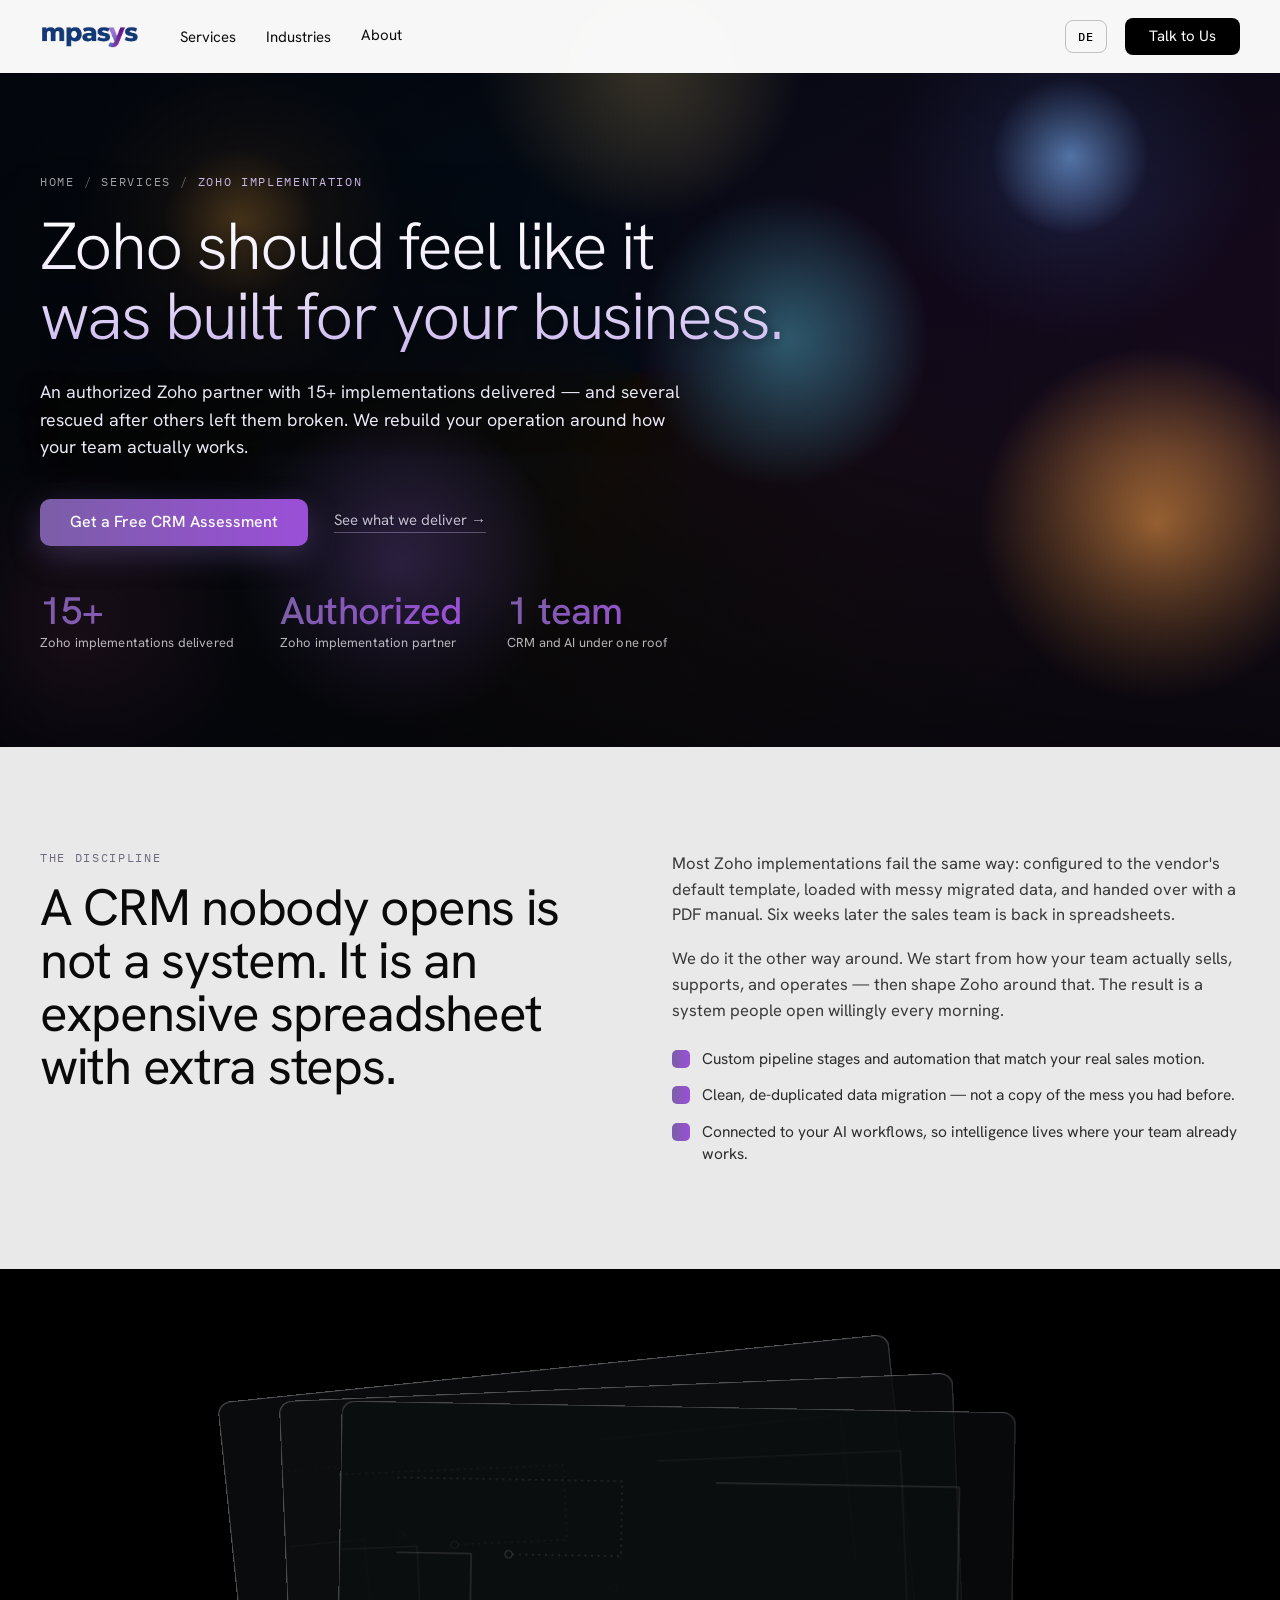
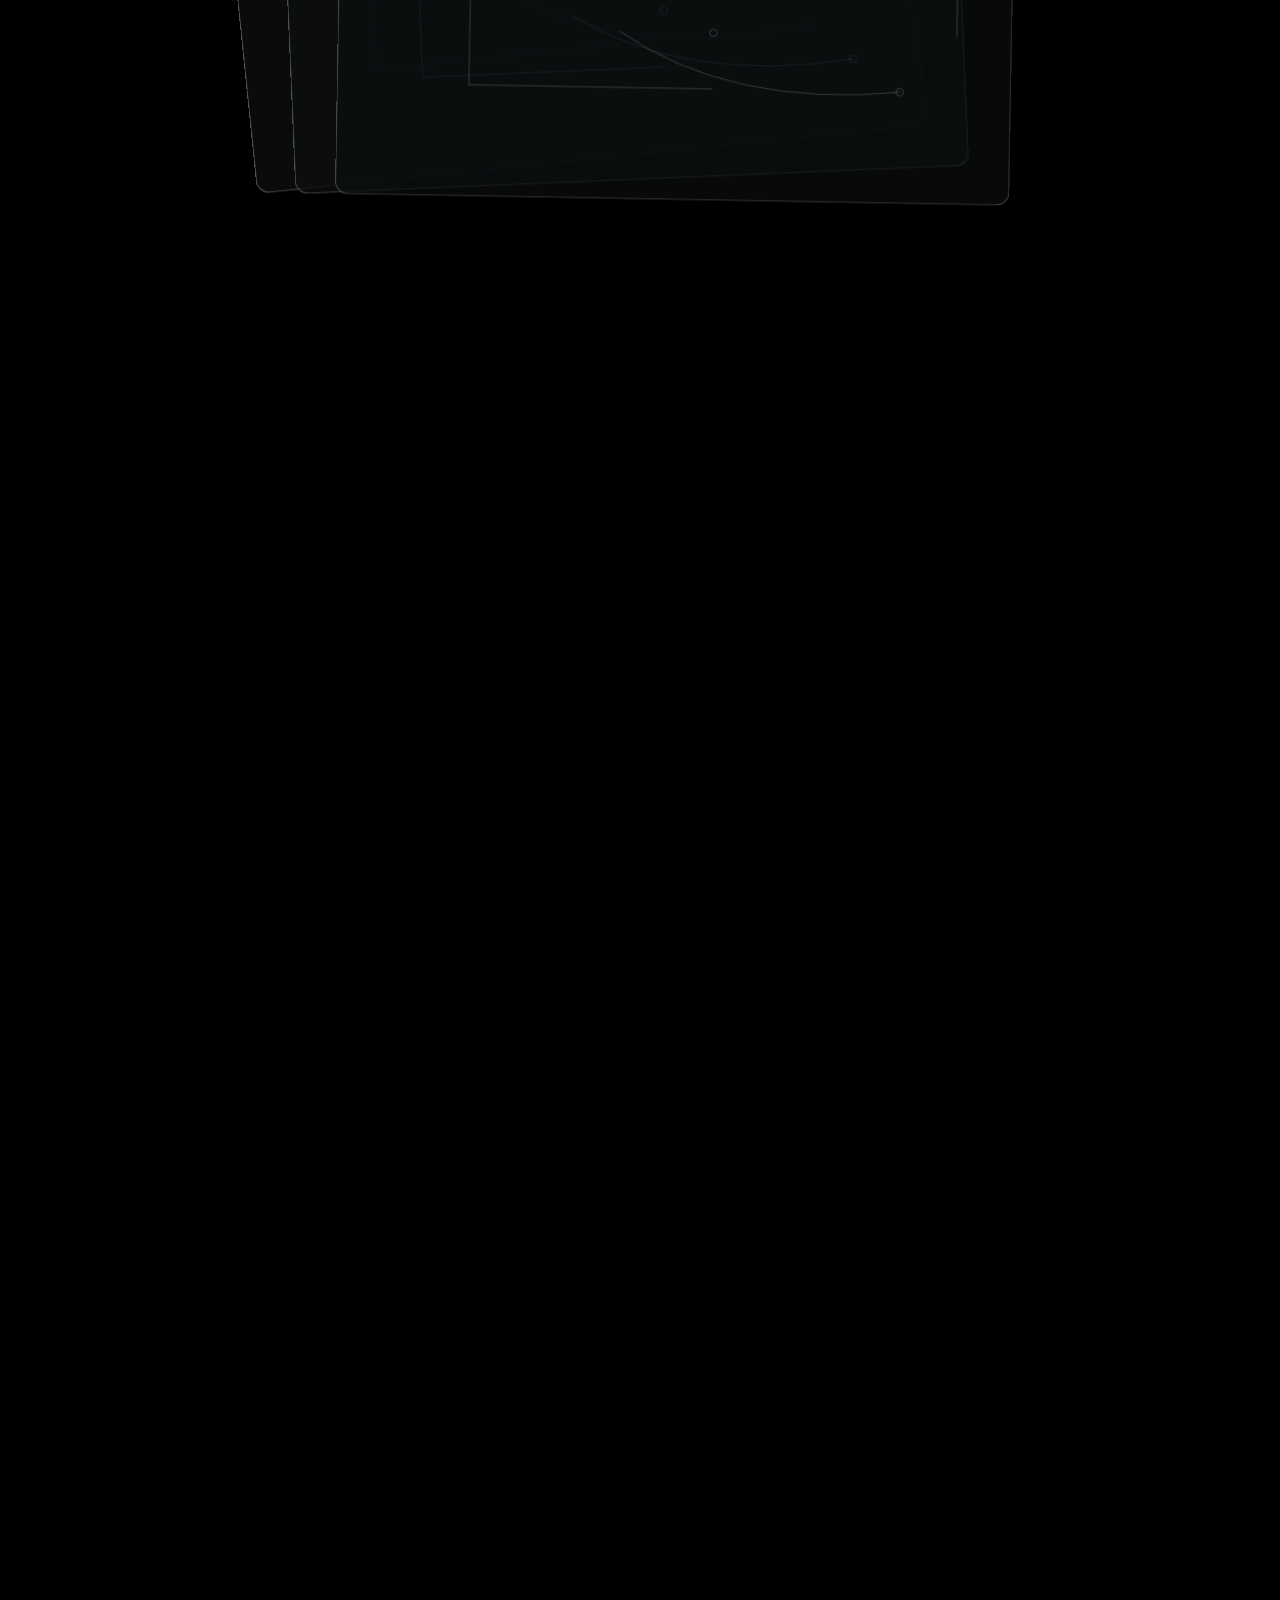
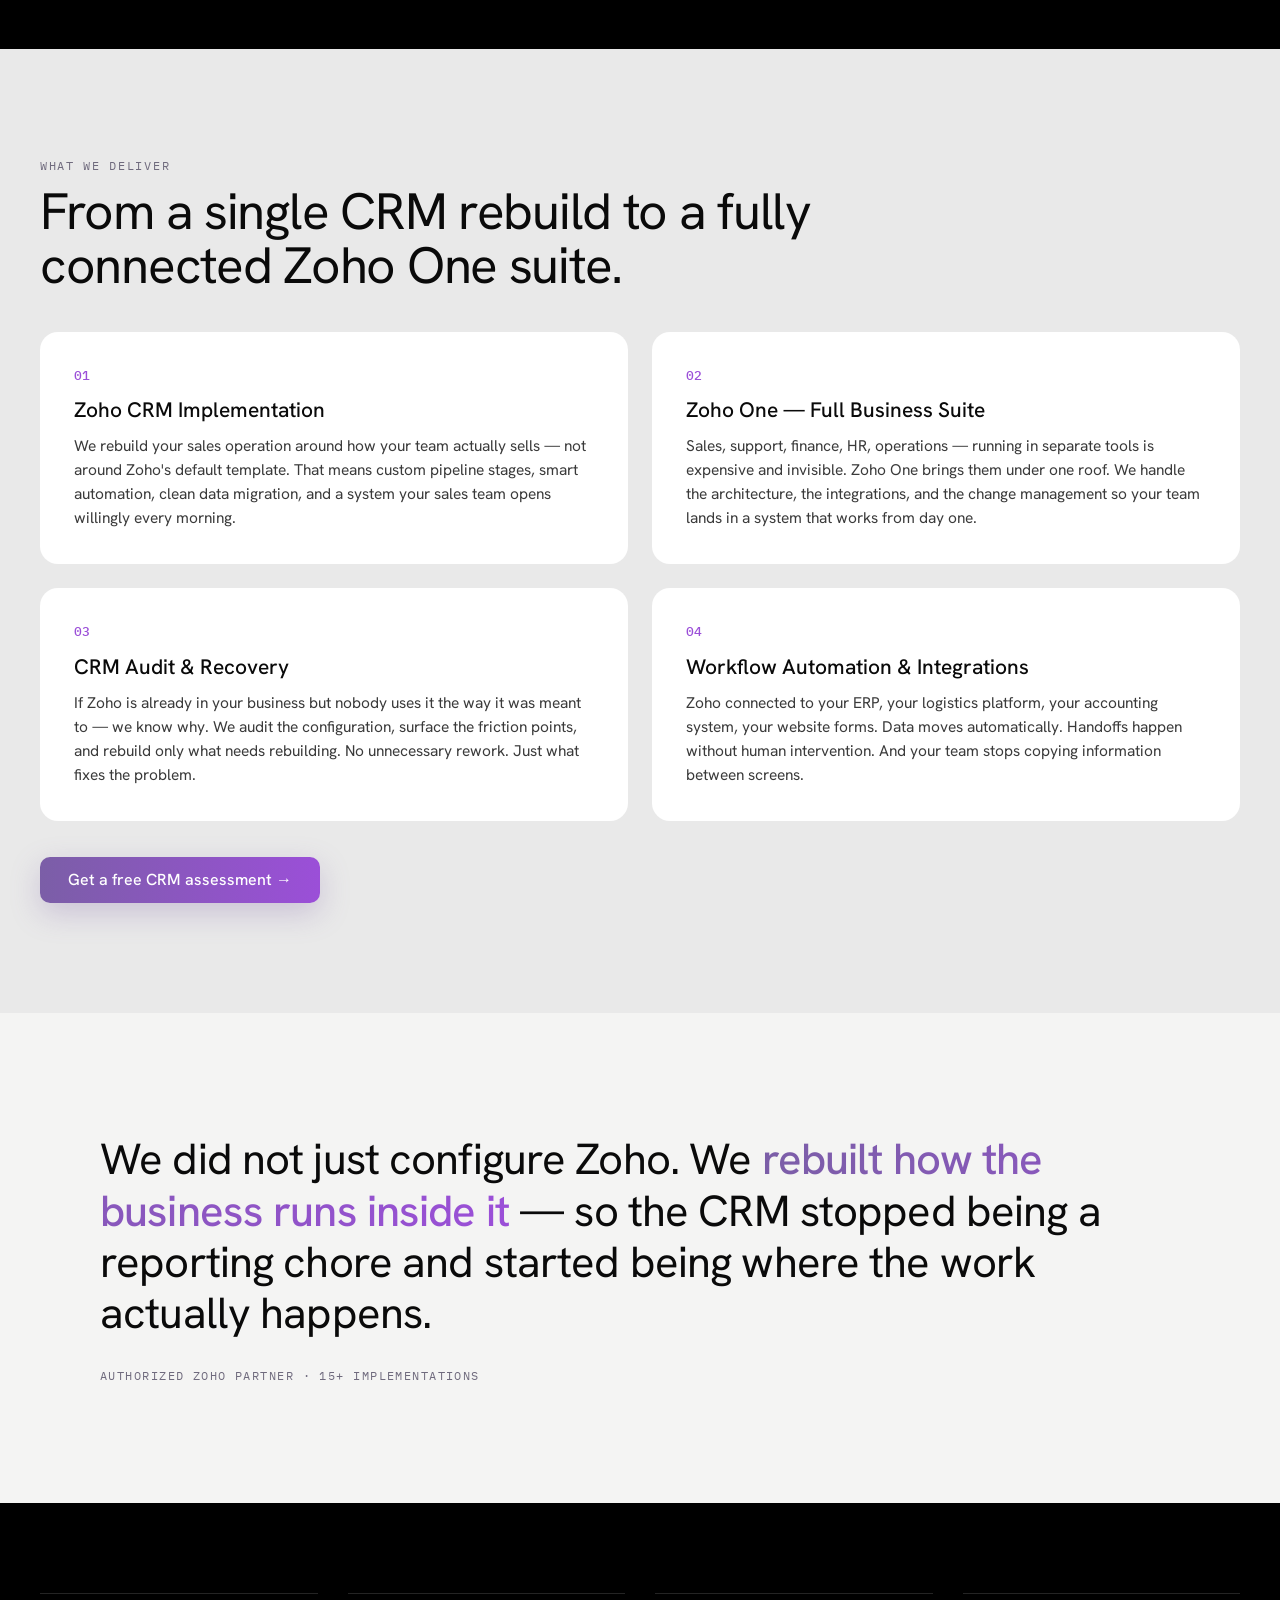
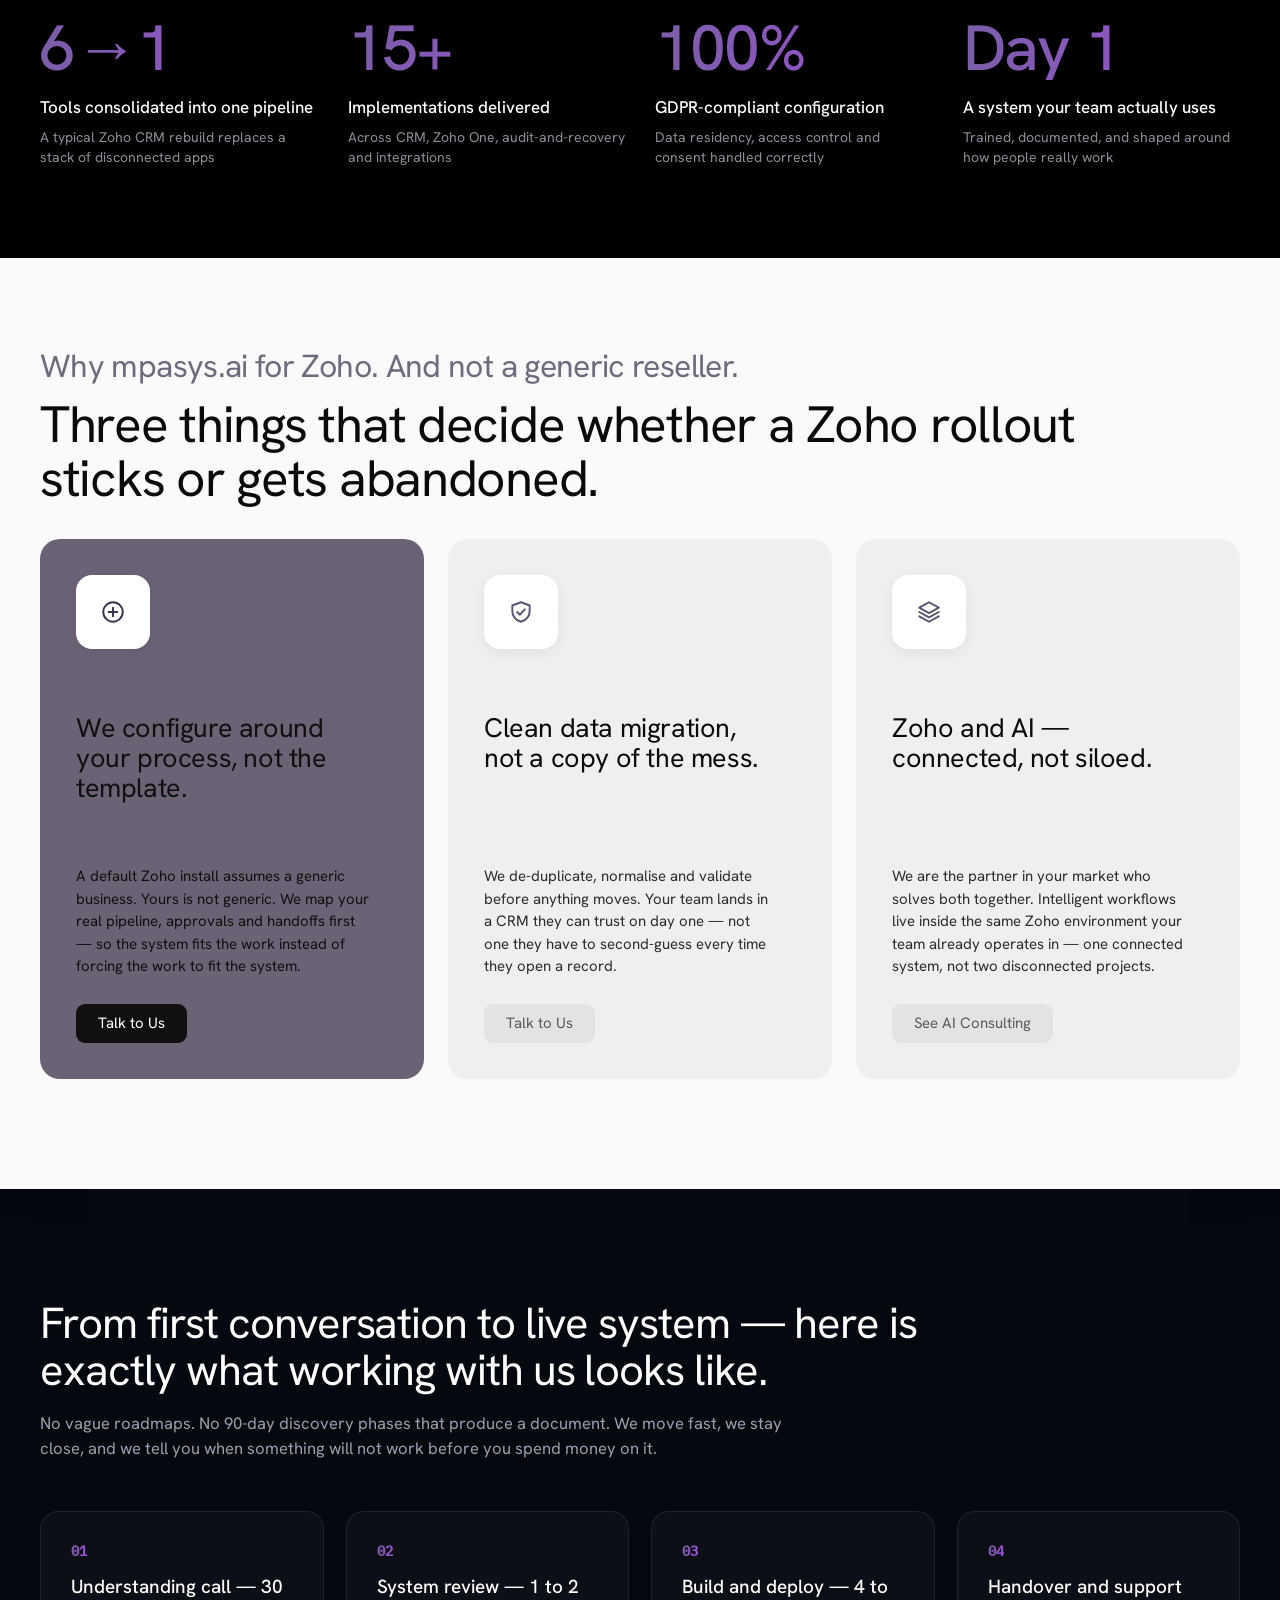
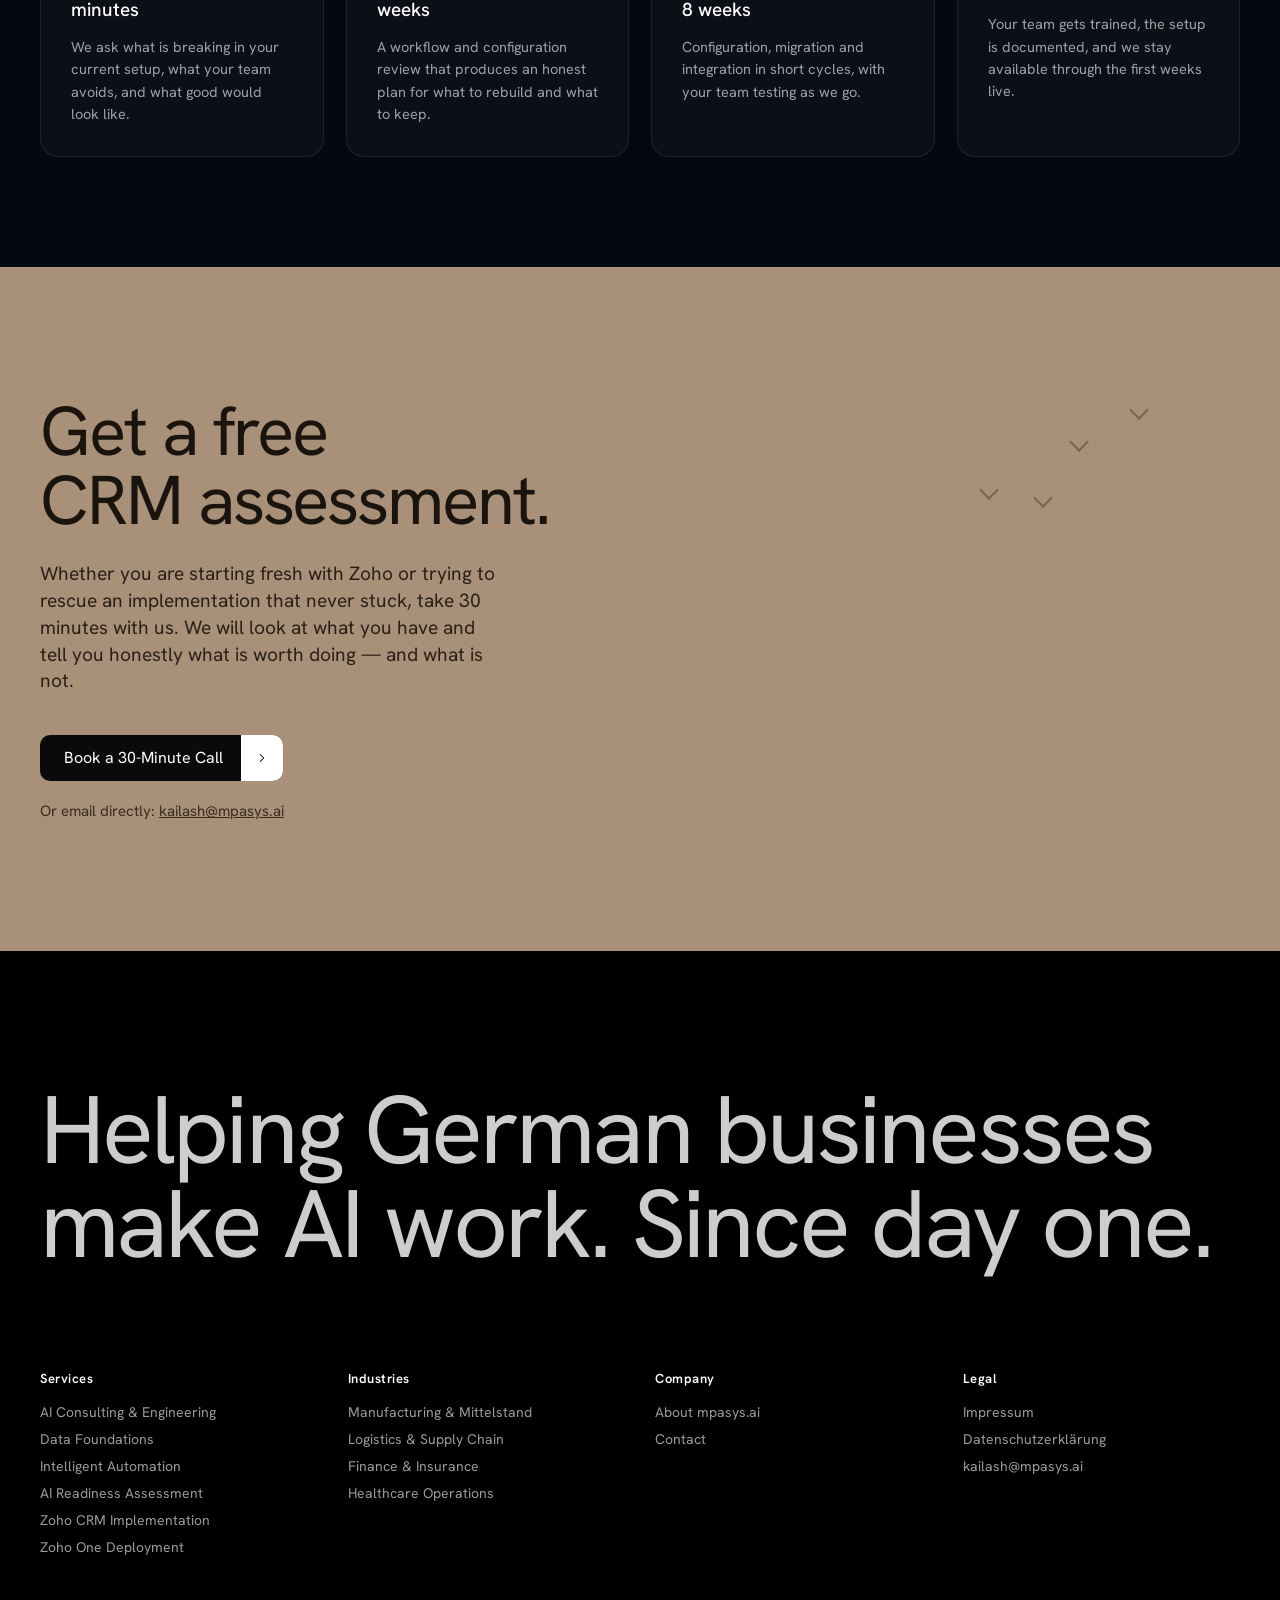
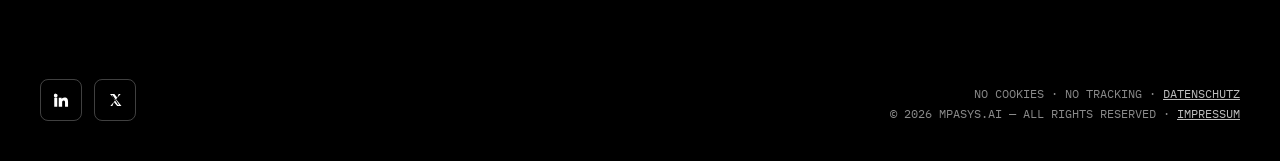
<file: service-zoho.html>
<!DOCTYPE html>
<html lang="en">
<head>
  <meta charset="UTF-8" />
  <meta name="viewport" content="width=device-width, initial-scale=1.0" />
  <title>Zoho Implementation — mpasys.ai</title>
  <meta name="description" content="Authorized Zoho partner for German enterprise. Zoho CRM and Zoho One implementation that your team actually uses — clean migration, custom workflows, GDPR-compliant. 15+ implementations delivered." />
  <link rel="canonical" href="https://mpasys.ai/service-zoho.html" />
  <link rel="icon" href="images/favicon.svg" type="image/svg+xml" />
  <link rel="icon" href="images/favicon-32.png" type="image/png" sizes="32x32" />
  <link rel="apple-touch-icon" href="images/apple-touch-icon.png" />
  <meta name="theme-color" content="#7B5EA7" />
  <meta property="og:type" content="website" />
  <meta property="og:site_name" content="mpasys.ai" />
  <meta property="og:url" content="https://mpasys.ai/service-zoho.html" />
  <meta property="og:title" content="Zoho Implementation — mpasys.ai" />
  <meta property="og:description" content="Authorized Zoho partner for German enterprise. Zoho CRM and Zoho One implementation that your team actually uses — clean migration, custom workflows, GDPR-compliant. 15+ implementations delivered." />
  <meta property="og:image" content="https://mpasys.ai/images/og-cover.jpg" />
  <meta property="og:image:width" content="1200" />
  <meta property="og:image:height" content="630" />
  <meta name="twitter:card" content="summary_large_image" />
  <meta name="twitter:image" content="https://mpasys.ai/images/og-cover.jpg" />
  <link rel="stylesheet" href="fonts/fonts.css" />
  <link rel="stylesheet" href="styles.css" />
</head>
<body>

  <!-- ===================== HEADER ===================== -->
  <header class="site-header" id="header">
    <div class="header-inner">
      <a href="index.html" class="logo" aria-label="mpasys.ai">
        <img src="images/mpasys-logo.png" alt="mpasys" class="logo-img" />
      </a>
      <nav class="main-nav">
        <div class="nav-group" data-menu="services"><button class="nav-item" data-de="Leistungen">Services</button></div>
        <div class="nav-group" data-menu="industries"><button class="nav-item" data-de="Branchen">Industries</button></div>
        <a class="nav-item" href="about.html" data-de="Über uns">About</a>
      </nav>
      <div class="header-actions">
        <button class="lang-toggle" id="langToggle" aria-label="Switch language">DE</button>
        <a href="mailto:kailash@mpasys.ai" class="btn-demo" data-de="Gespräch vereinbaren">Talk to Us</a>
        <button class="nav-toggle" id="navToggle" aria-label="Open menu" aria-expanded="false">
          <span></span><span></span><span></span>
        </button>
      </div>
    </div>

    <!-- ===== MOBILE MENU ===== -->
    <nav class="mobile-nav" id="mobileNav">
      <span class="mnav-cat" data-de="Leistungen">Services</span>
      <a href="service-ai.html" data-de="KI-Beratung &amp; Engineering">AI Consulting &amp; Engineering</a>
      <a href="service-zoho.html" data-de="Zoho-Implementierung">Zoho Implementation</a>
      <span class="mnav-cat" data-de="Branchen">Industries</span>
      <a href="industry-manufacturing.html" data-de="Fertigung &amp; Mittelstand">Manufacturing &amp; Mittelstand</a>
      <a href="industry-logistics.html" data-de="Logistik &amp; Supply Chain">Logistics &amp; Supply Chain</a>
      <a href="industry-finance.html" data-de="Finanzen &amp; Versicherung">Finance &amp; Insurance</a>
      <a href="industry-healthcare.html" data-de="Gesundheitswesen">Healthcare Operations</a>
      <span class="mnav-cat" data-de="Unternehmen">Company</span>
      <a href="about.html" data-de="Über uns">About</a>
      <a href="mailto:kailash@mpasys.ai" class="mobile-cta" data-de="Gespräch vereinbaren">Talk to Us</a>
    </nav>

    <!-- ===== MEGA MENU ===== -->
    <div class="mega" id="mega">
      <!-- Services -->
      <div class="mega-panel" data-menu="services">
        <div class="mega-cols">
          <div class="mega-col">
            <span class="mega-cat" data-de="Mit uns umsetzen">Build with us</span>
            <a class="mega-link" href="service-ai.html" data-de="KI-Beratung &amp; Engineering">AI Consulting &amp; Engineering</a>
            <a class="mega-link" href="service-zoho.html" data-de="Zoho-Implementierung">Zoho Implementation</a>
          </div>
          <div class="mega-col">
            <span class="mega-cat" data-de="Kompetenzen">Capabilities</span>
            <a class="mega-link sm" href="service-ai.html#readiness" data-de="AI-Readiness-Assessment">AI Readiness Assessment</a>
            <a class="mega-link sm" href="service-ai.html#data" data-de="Datenfundament für KI">Data Foundations</a>
            <a class="mega-link sm" href="service-ai.html#genai" data-de="Generative KI im Betrieb">Generative AI for Operations</a>
            <a class="mega-link sm" href="service-ai.html#automation" data-de="Intelligente Automatisierung">Intelligent Automation</a>
            <a class="mega-link sm" href="service-zoho.html#crm" data-de="Zoho-CRM-Implementierung">Zoho CRM Implementation</a>
            <a class="mega-link sm" href="service-zoho.html#one" data-de="Zoho-One-Einführung">Zoho One Deployment</a>
          </div>
        </div>
        <a class="mega-media" href="service-ai.html" style="background-image:url('images/robotics.jpg')" aria-label="AI Consulting"></a>
      </div>

      <!-- Industries -->
      <div class="mega-panel" data-menu="industries">
        <div class="mega-cols">
          <div class="mega-col">
            <span class="mega-cat" data-de="Nach Branche">By Industry</span>
            <a class="mega-link sm" href="industry-manufacturing.html" data-de="Fertigung &amp; Mittelstand">Manufacturing &amp; Mittelstand</a>
            <a class="mega-link sm" href="industry-logistics.html" data-de="Logistik &amp; Supply Chain">Logistics &amp; Supply Chain</a>
          </div>
          <div class="mega-col">
            <span class="mega-cat">&nbsp;</span>
            <a class="mega-link sm" href="industry-finance.html" data-de="Finanzen &amp; Versicherung">Finance &amp; Insurance</a>
            <a class="mega-link sm" href="industry-healthcare.html" data-de="Gesundheitswesen">Healthcare Operations</a>
          </div>
        </div>
        <a class="mega-media" href="industry-finance.html" style="background-image:url('images/finance.jpg')" aria-label="Industries"></a>
      </div>
    </div>
  </header>

  <!-- ===================== HERO ===================== -->
  <section class="hero compact" id="hero">
    <div class="hero-bg" aria-hidden="true"></div>
    <div class="hero-overlay" aria-hidden="true"></div>
    <div class="hero-content">
      <span class="hero-crumb"><a href="index.html">Home</a><span class="sep">/</span><a href="index.html">Services</a><span class="sep">/</span>Zoho Implementation</span>
      <h1 class="hero-title">Zoho should feel like it<br/>was built for your business.</h1>
      <p class="hero-sub" data-de="Autorisierter Zoho-Partner mit 15+ Implementierungen — und einigen, die wir gerettet haben, nachdem andere sie kaputt hinterlassen hatten. Wir bauen Ihren Betrieb um Ihre echte Arbeitsweise herum.">An authorized Zoho partner with 15+ implementations delivered — and several rescued after others left them broken. We rebuild your operation around how your team actually works.</p>
      <div class="hero-cta-row">
        <a href="mailto:kailash@mpasys.ai" class="btn-hero">Get a Free CRM Assessment</a>
        <a href="#capabilities" class="btn-hero-ghost">See what we deliver →</a>
      </div>
      <div class="hero-metrics">
        <div class="hero-metric"><b>15+</b><span>Zoho implementations delivered</span></div>
        <div class="hero-metric"><b>Authorized</b><span>Zoho implementation partner</span></div>
        <div class="hero-metric"><b>1 team</b><span>CRM and AI under one roof</span></div>
      </div>
    </div>
  </section>

  <!-- ===================== INTRO ===================== -->
  <section class="pageintro section-light">
    <div class="pageintro-inner">
      <div>
        <span class="pageintro-eyebrow">The discipline</span>
        <h2 class="pageintro-title">A CRM nobody opens is not a system. It is an expensive spreadsheet with extra steps.</h2>
      </div>
      <div class="pageintro-lead">
        <p>Most Zoho implementations fail the same way: configured to the vendor's default template, loaded with messy migrated data, and handed over with a PDF manual. Six weeks later the sales team is back in spreadsheets.</p>
        <p>We do it the other way around. We start from how your team actually sells, supports, and operates — then shape Zoho around that. The result is a system people open willingly every morning.</p>
        <div class="pageintro-points">
          <div class="pageintro-point">Custom pipeline stages and automation that match your real sales motion.</div>
          <div class="pageintro-point">Clean, de-duplicated data migration — not a copy of the mess you had before.</div>
          <div class="pageintro-point">Connected to your AI workflows, so intelligence lives where your team already works.</div>
        </div>
      </div>
    </div>
  </section>

  <!-- ===================== STORY (PINNED PANELS) ===================== -->
  <section class="story">
    <div class="story-sticky">
      <div class="panel-stack">
        <div class="panel panel-schem"></div>
        <div class="panel panel-schem2"></div>
        <div class="panel panel-schem3"></div>
      </div>
      <div class="story-text">
        <h2>One connected environment — not six tools held together with manual copy-paste.</h2>
        <p>Sales, support, finance, HR, operations — running in separate tools is expensive and invisible. We architect Zoho One so data moves automatically, handoffs happen without human intervention, and your team stops copying information between screens.</p>
      </div>
    </div>
  </section>

  <!-- ===================== CAPABILITIES ===================== -->
  <section class="services section-light" id="capabilities">
    <div class="services-head">
      <span class="services-eyebrow">What we deliver</span>
      <h2 class="services-title">From a single CRM rebuild to a fully connected Zoho One suite.</h2>
    </div>
    <div class="svc-grid">
      <article class="svc-block" id="crm">
        <span class="svc-num">01</span>
        <h4>Zoho CRM Implementation</h4>
        <p>We rebuild your sales operation around how your team actually sells — not around Zoho's default template. That means custom pipeline stages, smart automation, clean data migration, and a system your sales team opens willingly every morning.</p>
      </article>
      <article class="svc-block" id="one">
        <span class="svc-num">02</span>
        <h4>Zoho One — Full Business Suite</h4>
        <p>Sales, support, finance, HR, operations — running in separate tools is expensive and invisible. Zoho One brings them under one roof. We handle the architecture, the integrations, and the change management so your team lands in a system that works from day one.</p>
      </article>
      <article class="svc-block" id="audit">
        <span class="svc-num">03</span>
        <h4>CRM Audit &amp; Recovery</h4>
        <p>If Zoho is already in your business but nobody uses it the way it was meant to — we know why. We audit the configuration, surface the friction points, and rebuild only what needs rebuilding. No unnecessary rework. Just what fixes the problem.</p>
      </article>
      <article class="svc-block" id="automation">
        <span class="svc-num">04</span>
        <h4>Workflow Automation &amp; Integrations</h4>
        <p>Zoho connected to your ERP, your logistics platform, your accounting system, your website forms. Data moves automatically. Handoffs happen without human intervention. And your team stops copying information between screens.</p>
      </article>
    </div>
    <a href="mailto:kailash@mpasys.ai" class="svc-cta">Get a free CRM assessment →</a>
  </section>

  <!-- ===================== STATEMENT ===================== -->
  <section class="statement section-light">
    <div class="statement-inner">
      <p>We did not just configure Zoho. We <b>rebuilt how the business runs inside it</b> — so the CRM stopped being a reporting chore and started being where the work actually happens.</p>
      <span class="statement-by">Authorized Zoho Partner · 15+ implementations</span>
    </div>
  </section>

  <!-- ===================== PROOF STRIP ===================== -->
  <section class="proof">
    <div class="proof-inner">
      <article class="proof-block"><span class="proof-num">6→1</span><span class="proof-label">Tools consolidated into one pipeline</span><span class="proof-sub">A typical Zoho CRM rebuild replaces a stack of disconnected apps</span></article>
      <article class="proof-block"><span class="proof-num">15+</span><span class="proof-label">Implementations delivered</span><span class="proof-sub">Across CRM, Zoho One, audit-and-recovery and integrations</span></article>
      <article class="proof-block"><span class="proof-num">100%</span><span class="proof-label">GDPR-compliant configuration</span><span class="proof-sub">Data residency, access control and consent handled correctly</span></article>
      <article class="proof-block"><span class="proof-num">Day 1</span><span class="proof-label">A system your team actually uses</span><span class="proof-sub">Trained, documented, and shaped around how people really work</span></article>
    </div>
  </section>

  <!-- ===================== WHY US (BENCHMARK) ===================== -->
  <section class="benchmark" id="benchmark">
    <div class="benchmark-sticky">
      <div class="benchmark-head">
        <span class="benchmark-eyebrow">Why mpasys.ai for Zoho. And not a generic reseller.</span>
        <h2 class="benchmark-title">Three things that decide whether a Zoho rollout sticks or gets abandoned.</h2>
      </div>
      <div class="benchmark-grid">
        <article class="bm-card" data-accent="mauve">
          <div class="bm-icon"><svg viewBox="0 0 24 24" width="26" height="26"><g fill="none" stroke="currentColor" stroke-width="1.8" stroke-linecap="round" stroke-linejoin="round"><circle cx="12" cy="12" r="9"/><path d="M8 12 H16 M12 8 V16"/></g></svg></div>
          <h3 class="bm-head">We configure around your process, not the template.</h3>
          <p class="bm-body">A default Zoho install assumes a generic business. Yours is not generic. We map your real pipeline, approvals and handoffs first — so the system fits the work instead of forcing the work to fit the system.</p>
          <a href="mailto:kailash@mpasys.ai" class="bm-more">Talk to Us</a>
        </article>
        <article class="bm-card" data-accent="tan">
          <div class="bm-icon"><svg viewBox="0 0 24 24" width="26" height="26"><g fill="none" stroke="currentColor" stroke-width="1.8" stroke-linecap="round" stroke-linejoin="round"><path d="M12 3 L20 6 V11 C20 16 16.5 19.5 12 21 C7.5 19.5 4 16 4 11 V6 Z"/><path d="M8.5 12 L11 14.5 L15.5 9.5"/></g></svg></div>
          <h3 class="bm-head">Clean data migration, not a copy of the mess.</h3>
          <p class="bm-body">We de-duplicate, normalise and validate before anything moves. Your team lands in a CRM they can trust on day one — not one they have to second-guess every time they open a record.</p>
          <a href="mailto:kailash@mpasys.ai" class="bm-more">Talk to Us</a>
        </article>
        <article class="bm-card" data-accent="green">
          <div class="bm-icon"><svg viewBox="0 0 24 24" width="26" height="26"><g fill="none" stroke="currentColor" stroke-width="1.8" stroke-linecap="round" stroke-linejoin="round"><path d="M12 3 L21 8 L12 13 L3 8 Z"/><path d="M3 12 L12 17 L21 12"/><path d="M3 16 L12 21 L21 16"/></g></svg></div>
          <h3 class="bm-head">Zoho and AI — connected, not siloed.</h3>
          <p class="bm-body">We are the partner in your market who solves both together. Intelligent workflows live inside the same Zoho environment your team already operates in — one connected system, not two disconnected projects.</p>
          <a href="service-ai.html" class="bm-more">See AI Consulting</a>
        </article>
      </div>
    </div>
  </section>

  <!-- ===================== HOW WE ENGAGE ===================== -->
  <section class="engage" id="engage">
    <div class="engage-head">
      <h2 class="engage-title">From first conversation to live system — here is exactly what working with us looks like.</h2>
      <p class="engage-sub">No vague roadmaps. No 90-day discovery phases that produce a document. We move fast, we stay close, and we tell you when something will not work before you spend money on it.</p>
    </div>
    <div class="engage-grid">
      <article class="step-card"><span class="step-num">01</span><h3>Understanding call — 30 minutes</h3><p>We ask what is breaking in your current setup, what your team avoids, and what good would look like.</p></article>
      <article class="step-card"><span class="step-num">02</span><h3>System review — 1 to 2 weeks</h3><p>A workflow and configuration review that produces an honest plan for what to rebuild and what to keep.</p></article>
      <article class="step-card"><span class="step-num">03</span><h3>Build and deploy — 4 to 8 weeks</h3><p>Configuration, migration and integration in short cycles, with your team testing as we go.</p></article>
      <article class="step-card"><span class="step-num">04</span><h3>Handover and support</h3><p>Your team gets trained, the setup is documented, and we stay available through the first weeks live.</p></article>
    </div>
  </section>

  <!-- ===================== CTA ===================== -->
  <section class="cta">
    <div class="cta-inner">
      <h2 class="cta-title">Get a free<br/>CRM assessment.</h2>
      <p class="cta-copy">Whether you are starting fresh with Zoho or trying to rescue an implementation that never stuck, take 30 minutes with us. We will look at what you have and tell you honestly what is worth doing — and what is not.</p>
      <a href="mailto:kailash@mpasys.ai" class="btn-dark">Book a 30-Minute Call
        <span class="btn-dark-arrow"><svg viewBox="0 0 24 24" width="14" height="14"><path d="M9 6 L15 12 L9 18" fill="none" stroke="currentColor" stroke-width="1.8" stroke-linecap="round" stroke-linejoin="round"/></svg></span>
      </a>
      <p class="cta-mail">Or email directly: <a href="mailto:kailash@mpasys.ai">kailash@mpasys.ai</a></p>
      <div class="cta-marks" aria-hidden="true"><i></i><i></i><i></i><i></i></div>
    </div>
  </section>

  <!-- ===================== FOOTER ===================== -->
  <footer class="footer">
    <h2 class="footer-big" data-de="Wir bringen KI in deutschen Unternehmen zum Laufen. Von Anfang an.">Helping German businesses make AI work. Since day one.</h2>
    <div class="footer-cols">
      <div class="footer-col">
        <span class="footer-col-h" data-de="Leistungen">Services</span>
        <a href="service-ai.html" data-de="KI-Beratung &amp; Engineering">AI Consulting &amp; Engineering</a>
        <a href="service-ai.html#data" data-de="Datenfundament für KI">Data Foundations</a>
        <a href="service-ai.html#automation" data-de="Intelligente Automatisierung">Intelligent Automation</a>
        <a href="service-ai.html#readiness" data-de="AI-Readiness-Assessment">AI Readiness Assessment</a>
        <a href="service-zoho.html#crm" data-de="Zoho-CRM-Implementierung">Zoho CRM Implementation</a>
        <a href="service-zoho.html#one" data-de="Zoho-One-Einführung">Zoho One Deployment</a>
      </div>
      <div class="footer-col">
        <span class="footer-col-h" data-de="Branchen">Industries</span>
        <a href="industry-manufacturing.html" data-de="Fertigung &amp; Mittelstand">Manufacturing &amp; Mittelstand</a>
        <a href="industry-logistics.html" data-de="Logistik &amp; Supply Chain">Logistics &amp; Supply Chain</a>
        <a href="industry-finance.html" data-de="Finanzen &amp; Versicherung">Finance &amp; Insurance</a>
        <a href="industry-healthcare.html" data-de="Gesundheitswesen">Healthcare Operations</a>
      </div>
      <div class="footer-col">
        <span class="footer-col-h" data-de="Unternehmen">Company</span>
        <a href="about.html" data-de="Über mpasys.ai">About mpasys.ai</a>
        <a href="mailto:kailash@mpasys.ai" data-de="Kontakt">Contact</a>
      </div>
      <div class="footer-col">
        <span class="footer-col-h" data-de="Rechtliches">Legal</span>
        <a href="impressum.html">Impressum</a>
        <a href="datenschutz.html">Datenschutzerklärung</a>
        <a href="mailto:kailash@mpasys.ai">kailash@mpasys.ai</a>
      </div>
    </div>
    <div class="footer-bottom">
      <div class="footer-social">
        <a href="#" aria-label="LinkedIn"><svg viewBox="0 0 24 24" width="18" height="18"><path fill="currentColor" d="M4.98 3.5a2.5 2.5 0 11-.02 5 2.5 2.5 0 01.02-5zM3 9h4v12H3zM9 9h3.8v1.7h.05c.53-1 1.83-2.05 3.77-2.05 4.03 0 4.78 2.65 4.78 6.1V21h-4v-5.4c0-1.3-.02-2.97-1.8-2.97-1.8 0-2.08 1.4-2.08 2.87V21H9z"/></svg></a>
        <a href="#" aria-label="X"><svg viewBox="0 0 24 24" width="16" height="16"><path fill="currentColor" d="M17.5 3h3l-7 8 8.2 10h-6.4l-5-6.1L8 21H5l7.5-8.6L4.5 3h6.5l4.5 5.6zm-1.1 16h1.7L8.6 4.8H6.8z"/></svg></a>
      </div>
      <div class="footer-legal">
        <span>NO COOKIES · NO TRACKING · <a href="datenschutz.html">DATENSCHUTZ</a></span>
        <span>© 2026 MPASYS.AI — ALL RIGHTS RESERVED · <a href="impressum.html">IMPRESSUM</a></span>
      </div>
    </div>
  </footer>

  <script src="js/gsap.min.js"></script>
  <script src="js/ScrollTrigger.min.js"></script>
  <script src="script.js"></script>
</body>
</html>
</file>
<file: fonts/fonts.css>
/* Self-hosted Google Fonts (latin + latin-ext) - no third-party requests, GDPR-clean */
@font-face {
  font-family: 'Hanken Grotesk';
  font-style: normal;
  font-weight: 300;
  font-display: swap;
  src: url(hanken-grotesk-300-latin-ext.woff2) format('woff2');
  unicode-range: U+0100-02BA, U+02BD-02C5, U+02C7-02CC, U+02CE-02D7, U+02DD-02FF, U+0304, U+0308, U+0329, U+1D00-1DBF, U+1E00-1E9F, U+1EF2-1EFF, U+2020, U+20A0-20AB, U+20AD-20C0, U+2113, U+2C60-2C7F, U+A720-A7FF;
}
@font-face {
  font-family: 'Hanken Grotesk';
  font-style: normal;
  font-weight: 300;
  font-display: swap;
  src: url(hanken-grotesk-300-latin.woff2) format('woff2');
  unicode-range: U+0000-00FF, U+0131, U+0152-0153, U+02BB-02BC, U+02C6, U+02DA, U+02DC, U+0304, U+0308, U+0329, U+2000-206F, U+20AC, U+2122, U+2191, U+2193, U+2212, U+2215, U+FEFF, U+FFFD;
}
@font-face {
  font-family: 'Hanken Grotesk';
  font-style: normal;
  font-weight: 400;
  font-display: swap;
  src: url(hanken-grotesk-300-latin-ext.woff2) format('woff2');
  unicode-range: U+0100-02BA, U+02BD-02C5, U+02C7-02CC, U+02CE-02D7, U+02DD-02FF, U+0304, U+0308, U+0329, U+1D00-1DBF, U+1E00-1E9F, U+1EF2-1EFF, U+2020, U+20A0-20AB, U+20AD-20C0, U+2113, U+2C60-2C7F, U+A720-A7FF;
}
@font-face {
  font-family: 'Hanken Grotesk';
  font-style: normal;
  font-weight: 400;
  font-display: swap;
  src: url(hanken-grotesk-300-latin.woff2) format('woff2');
  unicode-range: U+0000-00FF, U+0131, U+0152-0153, U+02BB-02BC, U+02C6, U+02DA, U+02DC, U+0304, U+0308, U+0329, U+2000-206F, U+20AC, U+2122, U+2191, U+2193, U+2212, U+2215, U+FEFF, U+FFFD;
}
@font-face {
  font-family: 'Hanken Grotesk';
  font-style: normal;
  font-weight: 500;
  font-display: swap;
  src: url(hanken-grotesk-300-latin-ext.woff2) format('woff2');
  unicode-range: U+0100-02BA, U+02BD-02C5, U+02C7-02CC, U+02CE-02D7, U+02DD-02FF, U+0304, U+0308, U+0329, U+1D00-1DBF, U+1E00-1E9F, U+1EF2-1EFF, U+2020, U+20A0-20AB, U+20AD-20C0, U+2113, U+2C60-2C7F, U+A720-A7FF;
}
@font-face {
  font-family: 'Hanken Grotesk';
  font-style: normal;
  font-weight: 500;
  font-display: swap;
  src: url(hanken-grotesk-300-latin.woff2) format('woff2');
  unicode-range: U+0000-00FF, U+0131, U+0152-0153, U+02BB-02BC, U+02C6, U+02DA, U+02DC, U+0304, U+0308, U+0329, U+2000-206F, U+20AC, U+2122, U+2191, U+2193, U+2212, U+2215, U+FEFF, U+FFFD;
}
@font-face {
  font-family: 'Hanken Grotesk';
  font-style: normal;
  font-weight: 600;
  font-display: swap;
  src: url(hanken-grotesk-300-latin-ext.woff2) format('woff2');
  unicode-range: U+0100-02BA, U+02BD-02C5, U+02C7-02CC, U+02CE-02D7, U+02DD-02FF, U+0304, U+0308, U+0329, U+1D00-1DBF, U+1E00-1E9F, U+1EF2-1EFF, U+2020, U+20A0-20AB, U+20AD-20C0, U+2113, U+2C60-2C7F, U+A720-A7FF;
}
@font-face {
  font-family: 'Hanken Grotesk';
  font-style: normal;
  font-weight: 600;
  font-display: swap;
  src: url(hanken-grotesk-300-latin.woff2) format('woff2');
  unicode-range: U+0000-00FF, U+0131, U+0152-0153, U+02BB-02BC, U+02C6, U+02DA, U+02DC, U+0304, U+0308, U+0329, U+2000-206F, U+20AC, U+2122, U+2191, U+2193, U+2212, U+2215, U+FEFF, U+FFFD;
}
@font-face {
  font-family: 'Hanken Grotesk';
  font-style: normal;
  font-weight: 700;
  font-display: swap;
  src: url(hanken-grotesk-300-latin-ext.woff2) format('woff2');
  unicode-range: U+0100-02BA, U+02BD-02C5, U+02C7-02CC, U+02CE-02D7, U+02DD-02FF, U+0304, U+0308, U+0329, U+1D00-1DBF, U+1E00-1E9F, U+1EF2-1EFF, U+2020, U+20A0-20AB, U+20AD-20C0, U+2113, U+2C60-2C7F, U+A720-A7FF;
}
@font-face {
  font-family: 'Hanken Grotesk';
  font-style: normal;
  font-weight: 700;
  font-display: swap;
  src: url(hanken-grotesk-300-latin.woff2) format('woff2');
  unicode-range: U+0000-00FF, U+0131, U+0152-0153, U+02BB-02BC, U+02C6, U+02DA, U+02DC, U+0304, U+0308, U+0329, U+2000-206F, U+20AC, U+2122, U+2191, U+2193, U+2212, U+2215, U+FEFF, U+FFFD;
}
@font-face {
  font-family: 'IBM Plex Mono';
  font-style: normal;
  font-weight: 400;
  font-display: swap;
  src: url(ibm-plex-mono-400-latin-ext.woff2) format('woff2');
  unicode-range: U+0100-02BA, U+02BD-02C5, U+02C7-02CC, U+02CE-02D7, U+02DD-02FF, U+0304, U+0308, U+0329, U+1D00-1DBF, U+1E00-1E9F, U+1EF2-1EFF, U+2020, U+20A0-20AB, U+20AD-20C0, U+2113, U+2C60-2C7F, U+A720-A7FF;
}
@font-face {
  font-family: 'IBM Plex Mono';
  font-style: normal;
  font-weight: 400;
  font-display: swap;
  src: url(ibm-plex-mono-400-latin.woff2) format('woff2');
  unicode-range: U+0000-00FF, U+0131, U+0152-0153, U+02BB-02BC, U+02C6, U+02DA, U+02DC, U+0304, U+0308, U+0329, U+2000-206F, U+20AC, U+2122, U+2191, U+2193, U+2212, U+2215, U+FEFF, U+FFFD;
}
@font-face {
  font-family: 'IBM Plex Mono';
  font-style: normal;
  font-weight: 500;
  font-display: swap;
  src: url(ibm-plex-mono-500-latin-ext.woff2) format('woff2');
  unicode-range: U+0100-02BA, U+02BD-02C5, U+02C7-02CC, U+02CE-02D7, U+02DD-02FF, U+0304, U+0308, U+0329, U+1D00-1DBF, U+1E00-1E9F, U+1EF2-1EFF, U+2020, U+20A0-20AB, U+20AD-20C0, U+2113, U+2C60-2C7F, U+A720-A7FF;
}
@font-face {
  font-family: 'IBM Plex Mono';
  font-style: normal;
  font-weight: 500;
  font-display: swap;
  src: url(ibm-plex-mono-500-latin.woff2) format('woff2');
  unicode-range: U+0000-00FF, U+0131, U+0152-0153, U+02BB-02BC, U+02C6, U+02DA, U+02DC, U+0304, U+0308, U+0329, U+2000-206F, U+20AC, U+2122, U+2191, U+2193, U+2212, U+2215, U+FEFF, U+FFFD;
}
</file>
<file: styles.css>
/* ===================== TOKENS ===================== */
:root{
  --black:#000000;
  --white:#ffffff;
  --ink:#0a0a0a;
  --gray-50:#f4f4f3;
  --gray-100:#e9e9e9;
  --gray-200:#dadada;
  --muted:#929292;
  --green:#173d28;
  --green-deep:#11321f;
  --green-btn:#1d4631;
  --tan:#a89079;
  --blue-gray:#98a8b9;
  --mauve:#6f6a7d;
  --brand1:#7B5EA7;
  --brand2:#9B4FD8;
  --brand-grad:linear-gradient(90deg,#7B5EA7,#9B4FD8);
  /* on-dark variants: same brand hues lifted for legibility over dark video/photo */
  --brand-grad-bright:linear-gradient(92deg,#B9A0EC 0%,#D4B5F9 60%,#C99AF2 100%);
  --hero-ink:#f4f2fa;                    /* platinum-lavender headline on dark film */
  --hero-body:rgba(226,224,240,.78);     /* body copy on dark film */
  --font:"Hanken Grotesk",-apple-system,BlinkMacSystemFont,"Segoe UI",Arial,sans-serif;
  --mono:"IBM Plex Mono",ui-monospace,Menlo,monospace;
  --maxw:1280px;
  --pad:40px;
}

*{box-sizing:border-box;margin:0;padding:0;}
html{scroll-behavior:smooth;-webkit-font-smoothing:antialiased;}
body{
  font-family:var(--font);
  background:var(--black);
  color:var(--black);
  overflow-x:hidden;
  line-height:1.15;
}
a{color:inherit;text-decoration:none;}
button{font-family:inherit;cursor:pointer;border:none;background:none;}
section{position:relative;}

/* ===================== HEADER ===================== */
.site-header{
  position:fixed;top:0;left:0;right:0;z-index:100;
  transition:background .4s ease,backdrop-filter .4s ease,color .4s ease;
  background:rgba(255,255,255,.97);
  backdrop-filter:blur(8px);-webkit-backdrop-filter:blur(8px);
  color:var(--black);
  box-shadow:0 1px 0 rgba(0,0,0,.08);
}
.site-header.light{background:rgba(255,255,255,.97);color:var(--black);}
/* Home hero: transparent glass bar with light text (contrast over the dark video).
   JS drives opacity + translateY so it glides in across the hero scroll. */
.site-header.hero-float{background:transparent;backdrop-filter:none;-webkit-backdrop-filter:none;box-shadow:none;color:#fff;}
.site-header.hero-float .nav-item{opacity:1;text-shadow:0 1px 10px rgba(2,4,10,.6);}
.site-header.hero-float .logo-img{filter:brightness(0) invert(1) drop-shadow(0 1px 8px rgba(2,4,10,.5));} /* white logo over video */
.site-header.hero-float .btn-demo{background:rgba(255,255,255,.12);border:1px solid rgba(255,255,255,.55);color:#fff;backdrop-filter:blur(6px);-webkit-backdrop-filter:blur(6px);}
.site-header.hero-float .btn-demo:hover{background:rgba(255,255,255,.2);}
.site-header.hero-float .nav-toggle{border-color:rgba(255,255,255,.5);}
.site-header.hero-float .nav-toggle span{background:#fff;}
.header-inner{
  max-width:1480px;margin:0 auto;padding:18px var(--pad);
  display:flex;align-items:center;gap:40px;
}
.logo{display:flex;align-items:center;gap:9px;font-weight:600;font-size:22px;}
.logo-mark{display:block;}
.logo-word{letter-spacing:-.02em;}
/* brand logo image: shown exactly as supplied (full colour) on every header state */
.logo-img{height:26px;width:auto;display:block;}
.main-nav{display:flex;gap:30px;}
.nav-item{color:inherit;font-size:15px;font-weight:400;opacity:.95;transition:opacity .2s;}
.nav-item:hover{opacity:.6;}
.header-actions{margin-left:auto;display:flex;align-items:center;gap:18px;}
.btn-login{font-size:15px;color:var(--muted);padding:9px 22px;border:1px solid rgba(255,255,255,.25);border-radius:8px;transition:.2s;}
.site-header.light .btn-login{border-color:rgba(0,0,0,.15);}
.btn-login:hover{opacity:.7;}
.btn-demo{font-size:15px;background:var(--black);color:var(--white);padding:10px 24px;border-radius:8px;transition:.2s;}
/* EN/DE language switch — inherits header text colour in every header state */
.lang-toggle{font-family:var(--mono);font-size:12px;letter-spacing:.08em;font-weight:500;color:inherit;background:none;border:1px solid rgba(0,0,0,.22);border-radius:8px;padding:8px 12px;cursor:pointer;transition:.2s;}
.lang-toggle:hover{background:rgba(0,0,0,.06);}
.site-header.hero-float .lang-toggle{border-color:rgba(255,255,255,.5);}
.site-header.hero-float .lang-toggle:hover{background:rgba(255,255,255,.14);}
.site-header.light .btn-demo{background:var(--black);}
.btn-demo:hover{opacity:.85;}
.nav-group{position:relative;}

/* ===== MEGA MENU ===== */
.site-header.menu-open{background:#fff;color:#000;}
.site-header.menu-open .btn-demo{background:var(--black);}
.mega{
  position:absolute;top:100%;left:0;right:0;
  background:#fff;color:#0a0a0a;
  box-shadow:0 32px 60px rgba(0,0,0,.13);
  border-top:1px solid rgba(0,0,0,.06);
  opacity:0;visibility:hidden;transform:translateY(-10px);
  transition:opacity .32s ease, transform .32s ease, visibility .32s;
  overflow:hidden;
}
.mega.open{opacity:1;visibility:visible;transform:translateY(0);}
.mega-panel{
  display:none;
  max-width:1480px;margin:0 auto;padding:54px var(--pad) 60px;
  grid-template-columns:1.5fr 1fr;gap:60px;align-items:start;
}
.mega-panel.active{display:grid;animation:megaFade .35s ease;}
@keyframes megaFade{from{opacity:0;transform:translateY(8px);}to{opacity:1;transform:none;}}
.mega-cols{display:grid;grid-template-columns:1fr 1fr;gap:48px;}
.mega-col.wide{grid-column:1 / -1;max-width:560px;}
.mega-cat{display:block;font-size:15px;color:#9a9a9a;font-weight:400;margin-bottom:22px;letter-spacing:-.01em;}
/* one consistent type size for every mega-menu link across all panels */
.mega-link{
  display:block;font-size:21px;font-weight:400;letter-spacing:-.015em;color:#0a0a0a;
  margin-bottom:16px;width:fit-content;transition:opacity .2s, transform .25s;
}
.mega-link.sm{font-size:21px;margin-bottom:16px;}
.mega-link:hover{opacity:.5;transform:translateX(3px);}
.mega-media{
  display:block;border-radius:14px;min-height:300px;height:100%;
  background-size:cover;background-position:center;
  box-shadow:0 16px 36px rgba(0,0,0,.16);transition:transform .4s ease;
}
.mega-media:hover{transform:scale(1.012);}

/* ===================== HERO ===================== */
/* scrub wrapper: the hero pins for several screens while the video frames
   follow the scrollbar and the content cross-fades through 4 phases (desktop).
   On touch devices it collapses to a tall, static, stacked hero. */
.hero-scrub{height:640vh;position:relative;background:#000;}
.hero-scrub .hero{position:sticky;top:0;}
.hero{height:100vh;min-height:680px;background:#000;overflow:hidden;display:flex;align-items:center;}

/* stacked, flex-centred content phases (desktop scrub).
   Centering is via flex — NOT transform — so GSAP's y-fade can't knock it off-centre. */
.hero-phase{position:absolute;inset:0;display:flex;flex-direction:column;align-items:center;justify-content:center;
  padding:0 var(--pad);opacity:0;pointer-events:none;will-change:opacity,transform;text-align:center;}
.hero-phase[data-phase="0"]{opacity:1;pointer-events:auto;}
.hero-phase:not([data-phase="0"]) .hero-title{font-size:clamp(30px,4.4vw,58px);}

/* Phones run the same pinned scroll-scrub hero as desktop — one experience everywhere.
   Shorter pin (fewer thumb-swipes per phase) and svh so iOS toolbar collapse can't
   cause a mid-scrub height jump. */
@media(max-width:700px){
  .hero-scrub{height:520vh;}
  .hero{height:100vh;height:100svh;min-height:0;}
  .hero-phase .hero-title{font-size:clamp(27px,7.8vw,42px);}
  .hero-phase:not([data-phase="0"]) .hero-title{font-size:clamp(24px,7vw,36px);}
}
.hero-bg{
  position:absolute;inset:0;
  background:
    radial-gradient(circle at 22% 32%, rgba(255,180,70,.85), rgba(255,150,40,.15) 6%, transparent 13%),
    radial-gradient(circle at 80% 24%, rgba(120,170,240,.8), rgba(70,120,220,.12) 6%, transparent 14%),
    radial-gradient(circle at 33% 73%, rgba(160,110,220,.75), transparent 14%),
    radial-gradient(circle at 86% 68%, rgba(235,150,70,.75), transparent 13%),
    radial-gradient(circle at 60% 46%, rgba(90,190,220,.6), transparent 15%),
    radial-gradient(circle at 10% 82%, rgba(210,90,130,.7), transparent 12%),
    radial-gradient(circle at 50% 12%, rgba(230,200,120,.5), transparent 16%),
    conic-gradient(from 200deg at 50% 50%, #1a1208, #06121e, #140a1c, #1a1208),
    #000;
  background-image:
    radial-gradient(circle at 22% 32%, rgba(255,180,70,.85), rgba(255,150,40,.15) 6%, transparent 13%),
    radial-gradient(circle at 80% 24%, rgba(120,170,240,.8), rgba(70,120,220,.12) 6%, transparent 14%),
    radial-gradient(circle at 33% 73%, rgba(160,110,220,.75), transparent 14%),
    radial-gradient(circle at 86% 68%, rgba(235,150,70,.75), transparent 13%),
    radial-gradient(circle at 60% 46%, rgba(90,190,220,.6), transparent 15%),
    radial-gradient(circle at 10% 82%, rgba(210,90,130,.7), transparent 12%),
    radial-gradient(circle at 50% 12%, rgba(230,200,120,.5), transparent 16%),
    conic-gradient(from 200deg at 50% 50%, #1a1208, #06121e, #140a1c, #1a1208);
  transform:scale(1.12);
}
.hero-bg.paused{}
.hero-video{position:absolute;inset:0;width:100%;height:100%;object-fit:cover;z-index:0;transform-origin:center center;}
/* centered scrim: a soft elliptical pool of shadow behind the (centered) copy,
   edges left vivid; gentle top/bottom vignette. Legibility comes from the type
   treatment, not from dimming the film. */
/* default overlay: protects a left-aligned text column, leaves the right vivid (industry/service pages) */
.hero-overlay{position:absolute;inset:0;z-index:1;background:
  linear-gradient(90deg,rgba(2,4,10,.82) 0%,rgba(2,4,10,.52) 38%,rgba(2,4,10,.14) 68%,rgba(2,4,10,0) 100%),
  linear-gradient(180deg,rgba(2,4,10,.42),rgba(2,4,10,0) 28%,rgba(2,4,10,0) 60%,rgba(2,4,10,.56));}
/* homepage scrub hero: centred pool behind the centred phase copy */
.hero-scrub .hero-overlay{background:
  radial-gradient(ellipse 66% 54% at 50% 52%, rgba(2,4,10,.68), rgba(2,4,10,.34) 50%, rgba(2,4,10,.05) 76%),
  linear-gradient(180deg,rgba(2,4,10,.5) 0%,rgba(2,4,10,.06) 20%,rgba(2,4,10,.06) 64%,rgba(2,4,10,.62) 100%);}
/* default hero content: left-aligned column (industry/service pages) */
.hero-content{position:relative;z-index:2;width:100%;max-width:1480px;margin:0 auto;padding:0 var(--pad);}
/* homepage scrub hero: content layer fills the pinned stage so phases can flex-centre */
.hero-scrub .hero-content{position:absolute;inset:0;max-width:none;margin:0;padding:0;}
.hero-title{
  font-weight:300;letter-spacing:-.03em;
  font-size:clamp(40px,5.6vw,76px);line-height:1.06;max-width:1180px;margin:0;
  /* ice-to-lavender gradient fill; drop-shadow (not text-shadow) so it works with clipped text */
  background:linear-gradient(180deg,#ffffff 0%,#f0eafb 46%,#cbb6ef 100%);
  -webkit-background-clip:text;background-clip:text;-webkit-text-fill-color:transparent;color:transparent;
  filter:drop-shadow(0 2px 6px rgba(2,4,10,.6)) drop-shadow(0 10px 34px rgba(2,4,10,.5));
}
.hero-scrub .hero-title{margin:0 auto;}
/* luminous brand-gradient accent inside hero headlines */
.hero-accent{background:var(--brand-grad-bright);-webkit-background-clip:text;background-clip:text;
  -webkit-text-fill-color:transparent;color:transparent;font-style:normal;text-shadow:none;}
.scroll-explore{
  position:absolute;z-index:2;right:var(--pad);bottom:46px;
  display:flex;align-items:center;gap:16px;color:var(--white);font-size:14px;font-weight:500;
}
.scroll-arrow{display:inline-flex;align-items:center;justify-content:center;width:42px;height:42px;border:1px solid rgba(255,255,255,.4);border-radius:8px;animation:bob 1.8s ease-in-out infinite;}
@keyframes bob{0%,100%{transform:translateY(0);}50%{transform:translateY(5px);}}

/* ===================== STORY (PINNED PANELS) ===================== */
.story{height:220vh;background:#000;}
.story-sticky{position:sticky;top:0;height:100vh;display:flex;flex-direction:column;align-items:center;justify-content:center;overflow:hidden;}
.panel-stack{
  position:relative;width:min(60vw,720px);height:min(40vw,420px);margin-bottom:40px;
}
.panel{
  position:absolute;inset:0;border:1px solid rgba(255,255,255,.35);border-radius:14px;
  background-size:cover;background-position:center;opacity:.92;
}
.panel-chart{background:#16181c url("data:image/svg+xml,%3Csvg xmlns='http://www.w3.org/2000/svg' width='720' height='420'%3E%3Crect width='720' height='420' fill='%2316181c'/%3E%3Cg%3E%3Crect x='60' y='200' width='22' height='120' fill='%23c0573a'/%3E%3Crect x='92' y='205' width='22' height='115' fill='%23c0573a'/%3E%3Crect x='124' y='225' width='22' height='95' fill='%232b8a6a'/%3E%3Crect x='156' y='220' width='22' height='100' fill='%233a5fb0'/%3E%3Crect x='188' y='230' width='22' height='90' fill='%232b8a6a'/%3E%3Crect x='220' y='222' width='22' height='98' fill='%23c0573a'/%3E%3Crect x='252' y='228' width='22' height='92' fill='%233a5fb0'/%3E%3Crect x='284' y='235' width='22' height='85' fill='%233a5fb0'/%3E%3Crect x='316' y='228' width='22' height='92' fill='%23c0573a'/%3E%3Crect x='348' y='232' width='22' height='88' fill='%23c0573a'/%3E%3Crect x='380' y='230' width='22' height='90' fill='%23c0573a'/%3E%3Crect x='412' y='235' width='22' height='85' fill='%23a83a78'/%3E%3Crect x='444' y='230' width='22' height='90' fill='%23c0573a'/%3E%3Crect x='476' y='238' width='22' height='82' fill='%233a5fb0'/%3E%3Crect x='508' y='235' width='22' height='85' fill='%237a3aa0'/%3E%3Crect x='540' y='240' width='22' height='80' fill='%23c0573a'/%3E%3Crect x='572' y='242' width='22' height='78' fill='%232b8a6a'/%3E%3Crect x='604' y='240' width='22' height='80' fill='%237a3aa0'/%3E%3C/g%3E%3Cg stroke='%23333' stroke-width='1'%3E%3Cline x1='50' y1='120' x2='660' y2='120'/%3E%3Cline x1='50' y1='180' x2='660' y2='180'/%3E%3Cline x1='50' y1='240' x2='660' y2='240'/%3E%3C/g%3E%3C/svg%3E");}
.panel-net{background:#0c0f12;}
.panel-net::after{content:"";position:absolute;inset:0;background:
  radial-gradient(circle at 30% 40%,rgba(255,255,255,.07),transparent 30%),
  url("data:image/svg+xml,%3Csvg xmlns='http://www.w3.org/2000/svg' width='720' height='420'%3E%3Cg fill='none' stroke='%23ffffff' stroke-opacity='.45' stroke-width='1'%3E%3Cpath d='M40 200 Q200 80 360 210 T680 180'/%3E%3Cpath d='M60 320 Q260 240 420 300 T700 260'/%3E%3Cpath d='M50 120 Q220 160 380 110 T660 140' stroke-dasharray='3 6'/%3E%3C/g%3E%3Cg fill='%23ffffff'%3E%3Ccircle cx='120' cy='160' r='2.5'/%3E%3Ccircle cx='300' cy='120' r='2.5'/%3E%3Ccircle cx='480' cy='200' r='2.5'/%3E%3Ccircle cx='600' cy='150' r='2.5'/%3E%3Ccircle cx='240' cy='280' r='2.5'/%3E%3C/g%3E%3C/svg%3E");}
.panel-data{background:linear-gradient(135deg,#1a2a33,#0d1418);}
.panel-data::after{content:"";position:absolute;inset:0;opacity:.5;background:radial-gradient(circle at 50% 50%,rgba(100,200,220,.25),transparent 60%),url("data:image/svg+xml,%3Csvg xmlns='http://www.w3.org/2000/svg' width='720' height='420'%3E%3Cg fill='none' stroke='%23bfe0ff' stroke-opacity='.5'%3E%3Cpath d='M100 300 Q300 100 500 250 Q620 340 680 200'/%3E%3Ccircle cx='360' cy='210' r='70'/%3E%3C/g%3E%3C/svg%3E");}
.panel-schem,.panel-schem2,.panel-schem3{background:#0a0c0e;}
.panel-schem::after,.panel-schem2::after,.panel-schem3::after{content:"";position:absolute;inset:0;opacity:.7;background:url("data:image/svg+xml,%3Csvg xmlns='http://www.w3.org/2000/svg' width='720' height='420'%3E%3Cg fill='none' stroke='%23ffffff' stroke-opacity='.4' stroke-width='1'%3E%3Cpath d='M60 80 H300 V160 H180' stroke-dasharray='2 5'/%3E%3Cpath d='M60 160 H140 V300 H400'/%3E%3Cpath d='M400 80 H660 V240'/%3E%3Cpath d='M300 240 Q420 320 600 300'/%3E%3Ccircle cx='180' cy='160' r='4'/%3E%3Ccircle cx='400' cy='240' r='4'/%3E%3Ccircle cx='600' cy='300' r='4'/%3E%3C/g%3E%3C/svg%3E");}
.story-text{text-align:center;max-width:760px;padding:0 24px;position:relative;z-index:3;}
.story-text h2{color:#f1f1f1;font-weight:400;font-size:clamp(28px,3.6vw,46px);letter-spacing:-.02em;margin-bottom:18px;}
.story-text p{color:#9aa0a3;font-size:clamp(15px,1.3vw,18px);line-height:1.5;font-weight:400;max-width:640px;margin:0 auto;}
.btn-enterprise{display:inline-flex;align-items:center;gap:10px;margin-top:30px;background:var(--green-btn);color:#fff;padding:14px 26px;border-radius:9px;font-size:15px;transition:.2s;}
.btn-enterprise:hover{background:#235138;}

/* ===================== 90% STAT (pins; orbit slides up over it) ===================== */
.stat{position:sticky;top:0;height:100vh;background:#000;z-index:1;overflow:hidden;}
.stat-bg{position:absolute;inset:0;width:100%;height:100%;object-fit:cover;z-index:0;}
.stat::after{content:"";position:absolute;inset:0;background:rgba(4,8,16,.62);z-index:1;pointer-events:none;}
.stat-sticky{position:relative;z-index:2;height:100%;display:flex;align-items:center;}
.stat-spacer{height:95vh;}                 /* scroll room so words reveal before orbit covers */
.stat-media{
  position:absolute;left:3%;top:50%;transform:translateY(-50%);
  width:min(28vw,360px);height:min(40vw,520px);opacity:.95;
  border-radius:18px;overflow:hidden;
  background:#06141a url("images/robotics.jpg") center/cover no-repeat;
  box-shadow:0 18px 44px rgba(0,0,0,.4);
}
.stat-card{
  position:absolute;right:0;top:50%;transform:translateY(-50%);width:80%;max-width:1180px;
  background:var(--green);border-radius:20px;padding:78px 88px;
}
.stat-text{font-size:clamp(38px,6vw,78px);font-weight:400;letter-spacing:-.02em;line-height:1.1;color:#fff;}
.stat-text .hl{color:#fff;}
.stat-text .hl b{font-weight:500;}
.stat-text .reveal-word{color:rgba(255,255,255,.22);transition:color .3s ease;}
.stat-text .reveal-word.on{color:#fff;}

/* ===================== ARTIFICIAL INTELLIGENCE / ORBIT ===================== */
.float-section{background:var(--gray-100);padding:70px var(--pad) 90px;display:flex;justify-content:center;position:relative;z-index:2;overflow:hidden;}
.orbit-stage{position:relative;width:100%;max-width:1500px;height:min(82vh,820px);}
.orbit{position:absolute;inset:0;z-index:1;pointer-events:none;}
.orbit-item{
  position:absolute;top:0;left:0;border-radius:16px;overflow:hidden;
  background:#cfd3d8 center/cover no-repeat;
  box-shadow:0 16px 40px rgba(0,0,0,.20);
  pointer-events:auto;cursor:pointer;
  will-change:transform;
  transition:box-shadow .25s ease, filter .25s ease;
}
.orbit-item img{width:100%;height:100%;object-fit:cover;display:block;pointer-events:none;}
.orbit-item:hover{box-shadow:0 22px 55px rgba(0,0,0,.32);filter:saturate(1.05);}
.float-center{position:absolute;inset:0;z-index:50;display:flex;flex-direction:column;align-items:center;justify-content:center;text-align:center;pointer-events:none;}
.float-title{font-size:clamp(40px,6vw,82px);font-weight:400;letter-spacing:-.025em;color:#0a0a0a;margin-bottom:34px;line-height:1.0;}
.real-word{color:var(--tan);transition:color .35s ease;display:inline-block;}
.real-word.green{color:#2f6f4a;}
.btn-pill{display:inline-block;background:#fff;color:#000;padding:14px 32px;border-radius:11px;font-size:16px;box-shadow:0 8px 24px rgba(0,0,0,.12);transition:.2s;pointer-events:auto;}
.btn-pill:hover{transform:translateY(-2px);}

/* ===================== PARTNERS ===================== */
/* stacking-card overlap: partners pins, benchmark panel slides up over it */
.stack-wrap{position:relative;}
.partners{background:var(--gray-100);padding:40px var(--pad) 110px;position:sticky;top:0;z-index:1;}
.partner-grid{max-width:var(--maxw);margin:0 auto;display:grid;grid-template-columns:repeat(3,1fr);gap:24px;}
.partner-card{background:#fff;border-radius:20px;padding:40px;min-height:440px;display:flex;flex-direction:column;}
.partner-logo{width:54px;height:54px;border-radius:12px;background:#eef0f2;display:flex;align-items:center;justify-content:center;font-size:22px;color:#2b3a6b;font-weight:700;}
.logo-cdao{font-size:13px;letter-spacing:.5px;}
.logo-meta{color:#1d72e8;font-size:26px;}
.partner-copy{font-size:25px;font-weight:400;letter-spacing:-.01em;line-height:1.3;color:#0a0a0a;margin-top:auto;padding-top:48px;}
.partner-name{color:var(--muted);font-size:15px;margin-top:26px;}

/* ===================== BENCHMARK / SWIPE-UP CARDS ===================== */
.benchmark{
  position:relative;z-index:2;
  background:#fafafa;
  border-radius:0;
  box-shadow:0 -22px 60px rgba(0,0,0,.12);
  min-height:100vh;
  overflow:hidden;
}
.benchmark-sticky{display:flex;flex-direction:column;justify-content:center;min-height:100vh;padding:90px var(--pad) 110px;}
.benchmark-head{max-width:var(--maxw);margin:0 auto 34px;width:100%;}
.benchmark-eyebrow{display:block;font-size:clamp(22px,2.6vw,32px);font-weight:400;letter-spacing:-.02em;color:var(--mauve);margin-bottom:14px;}
.benchmark-title{font-size:clamp(28px,4vw,56px);font-weight:400;letter-spacing:-.025em;color:#0a0a0a;line-height:1.04;max-width:1100px;}
.benchmark-grid{max-width:var(--maxw);margin:0 auto;width:100%;display:grid;grid-template-columns:repeat(3,1fr);gap:24px;}
.bm-card{
  background:#f1efee;border-radius:20px;padding:36px;
  min-height:min(60vh,560px);display:flex;flex-direction:column;cursor:pointer;
  transition:background .45s ease;will-change:transform,opacity;
}
.bm-icon{width:74px;height:74px;border-radius:16px;background:#fff;display:flex;align-items:center;justify-content:center;color:#5b5470;box-shadow:0 4px 14px rgba(0,0,0,.06);}
.bm-head{font-size:clamp(24px,2.1vw,32px);font-weight:400;letter-spacing:-.015em;line-height:1.12;color:#0a0a0a;margin-top:64px;max-width:90%;}
.bm-body{font-size:clamp(15px,1.15vw,18px);font-weight:400;line-height:1.5;color:#2c2c2c;margin-top:auto;padding-top:40px;max-width:94%;}
.bm-more{display:inline-block;align-self:flex-start;margin-top:26px;font-size:15px;padding:11px 22px;border-radius:9px;background:rgba(0,0,0,.05);color:#5a5a5a;transition:.3s;}
/* accent colour shows on hover OR click (active) */
.bm-card.active[data-accent="mauve"],.bm-card[data-accent="mauve"]:hover{background:#6b6276;}
.bm-card.active[data-accent="tan"],.bm-card[data-accent="tan"]:hover{background:#a3866a;}
.bm-card.active[data-accent="green"],.bm-card[data-accent="green"]:hover{background:#35684f;}
.bm-card.active .bm-head,.bm-card.active .bm-body,
.bm-card:hover .bm-head,.bm-card:hover .bm-body{color:#10100f;}
.bm-card.active .bm-more,.bm-card:hover .bm-more{background:#101010;color:#fff;}
.bm-card.active .bm-icon,.bm-card:hover .bm-icon{color:#3a3450;}
/* while hovering the group, only the hovered card stays coloured (clicked one resets) */
.benchmark-grid:hover .bm-card.active:not(:hover){background:#f1efee;}
.benchmark-grid:hover .bm-card.active:not(:hover) .bm-head{color:#0a0a0a;}
.benchmark-grid:hover .bm-card.active:not(:hover) .bm-body{color:#2c2c2c;}
.benchmark-grid:hover .bm-card.active:not(:hover) .bm-more{background:rgba(0,0,0,.05);color:#5a5a5a;}
.benchmark-grid:hover .bm-card.active:not(:hover) .bm-icon{color:#5b5470;}

/* ===================== LABS BENTO ===================== */
.labs{background:var(--gray-100);padding:0 var(--pad) 130px;}
.labs-title{max-width:var(--maxw);margin:0 auto 30px;font-size:clamp(30px,3.6vw,44px);font-weight:400;letter-spacing:-.02em;color:#1a1a1a;}
.bento{max-width:var(--maxw);margin:0 auto;display:grid;grid-template-columns:repeat(4,1fr);grid-auto-rows:200px;gap:18px;}
.bento-card{border-radius:16px;overflow:hidden;position:relative;background:#fff;}
.bento-img{position:absolute;inset:0;background-size:cover;background-position:center;}
.b-capitol{grid-column:1;grid-row:1 / span 2;}
.img-capitol{background:url("images/research.jpg") center/cover no-repeat;}
.img-capitol::after{content:"";position:absolute;inset:0;background:linear-gradient(180deg,rgba(0,0,0,.32),transparent 45%);}
.b-ms{grid-column:2 / span 2;grid-row:1 / span 2;background:var(--blue-gray);display:flex;align-items:center;justify-content:center;}
.ms-logo{display:flex;align-items:center;gap:14px;font-size:26px;font-weight:500;color:#10141a;}
.ms-logo .dark{color:#10141a;}
.ms-sep{width:1px;height:30px;background:rgba(0,0,0,.35);}
.ms-logo strong{font-weight:500;}
.b-public{grid-column:4;grid-row:1;}
.b-health{grid-column:4;grid-row:2;}
.img-public{background:url("images/climate.jpg") center/cover no-repeat;}
.img-health{background:url("images/medicine.jpg") center/cover no-repeat;}
.bento-tag{position:absolute;top:14px;left:14px;z-index:2;display:flex;align-items:center;gap:8px;color:#fff;font-family:var(--mono);font-size:11px;letter-spacing:1px;text-shadow:0 1px 5px rgba(0,0,0,.65);}
.bento-tag::before{content:"◣";color:#cdb89a;}
.b-board{grid-column:1;grid-row:3;background:#f4f4f3;}
.b-city{grid-column:2 / span 2;grid-row:3;}
.img-city{background:url("images/defense.jpg") center/cover no-repeat;}
.b-robot{grid-column:4;grid-row:3;}
.img-robot{background:url("images/robotics.jpg") center/cover no-repeat;}
.leaderboard{padding:18px 20px;font-family:var(--mono);color:#222;height:100%;}
.lb-head{font-size:11px;font-weight:500;margin-bottom:6px;}
.lb-sub{font-size:9px;color:#777;line-height:1.3;margin-bottom:12px;}
.lb-row{display:flex;align-items:center;gap:8px;margin-bottom:9px;font-size:9.5px;}
.lb-rank{background:#1a1a1a;color:#fff;width:16px;height:16px;display:flex;align-items:center;justify-content:center;border-radius:3px;flex:0 0 auto;}
.lb-name{flex:0 0 130px;white-space:nowrap;overflow:hidden;text-overflow:ellipsis;}
.lb-name em{background:#1a1a1a;color:#fff;font-style:normal;padding:1px 4px;border-radius:2px;font-size:8px;}
.lb-bar{flex:1;height:6px;background:#e0e0e0;border-radius:3px;overflow:hidden;}
.lb-bar i{display:block;height:100%;background:#c0573a;border-radius:3px;}
.lb-score{flex:0 0 auto;color:#444;}
.lb-link{display:inline-block;margin-top:6px;font-size:9px;color:#333;}

/* ===================== CTA ===================== */
.cta{background:var(--tan);padding:130px var(--pad);overflow:hidden;}
.cta-inner{max-width:var(--maxw);margin:0 auto;position:relative;}
.cta-title{font-size:clamp(40px,5.4vw,72px);font-weight:400;letter-spacing:-.03em;line-height:1.0;color:#1a140e;margin-bottom:26px;}
.cta-copy{font-size:clamp(17px,1.5vw,21px);color:#2a2018;max-width:460px;line-height:1.4;margin-bottom:40px;}
.btn-dark{display:inline-flex;align-items:center;gap:0;background:#0a0a0a;color:#fff;border-radius:10px;padding:0;overflow:hidden;font-size:16px;transition:.2s;}
.btn-dark{padding-left:24px;}
.btn-dark-arrow{margin-left:18px;background:#fff;color:#000;width:42px;height:46px;display:flex;align-items:center;justify-content:center;}
.btn-dark:hover{opacity:.9;}
.cta-marks{position:absolute;right:4%;top:-10px;width:300px;height:160px;}
.cta-marks i{position:absolute;width:14px;height:14px;border-left:2px solid #4a3a2a;border-bottom:2px solid #4a3a2a;transform:rotate(-45deg);opacity:.5;}
.cta-marks i:nth-child(1){left:60%;top:30%;}
.cta-marks i:nth-child(2){left:80%;top:10%;}
.cta-marks i:nth-child(3){left:30%;top:60%;}
.cta-marks i:nth-child(4){left:48%;top:65%;}

/* ===================== LEGAL PAGES (Impressum / Datenschutz) ===================== */
.legalpage{background:var(--gray-50);padding:170px 0 110px;}
.legalpage-inner{max-width:820px;margin:0 auto;padding:0 var(--pad);}
.legalpage h1{font-size:clamp(32px,4.4vw,52px);font-weight:400;letter-spacing:-.025em;margin-bottom:34px;color:var(--ink);}
.legalpage h2{font-size:clamp(20px,2vw,26px);font-weight:500;letter-spacing:-.015em;margin:44px 0 12px;color:var(--ink);}
.legalpage p, .legalpage li{font-size:16px;line-height:1.65;color:#2c2c2c;margin-bottom:12px;}
.legalpage ul{padding-left:22px;margin-bottom:14px;}
.legalpage a{color:var(--brand1);border-bottom:1px solid rgba(123,94,167,.35);}
.legal-todo{display:block;background:#fdf3d7;border:1px solid #e8d28a;border-radius:10px;padding:14px 18px;font-family:var(--mono);font-size:13px;color:#7a5d00;margin:6px 0 18px;}

/* ===================== FOOTER ===================== */
.footer{background:#000;color:#fff;padding:120px var(--pad) 40px;min-height:90vh;display:flex;flex-direction:column;justify-content:space-between;}
.footer-big{font-size:clamp(40px,7.5vw,110px);font-weight:400;letter-spacing:-.03em;line-height:.98;max-width:1300px;}
.footer-bottom{display:flex;align-items:flex-end;justify-content:space-between;gap:30px;margin-top:80px;}
.footer-social{display:flex;gap:12px;}
.footer-social a{width:42px;height:42px;border:1px solid rgba(255,255,255,.25);border-radius:8px;display:flex;align-items:center;justify-content:center;transition:.2s;}
.footer-social a:hover{background:rgba(255,255,255,.1);}
.footer-legal{text-align:right;font-family:var(--mono);font-size:12px;color:#8a8a8a;display:flex;flex-direction:column;gap:6px;}
.footer-legal a{color:#bdbdbd;text-decoration:underline;}

/* ===================== REVEAL ANIM ===================== */
.reveal{opacity:0;transform:translateY(40px);transition:opacity .8s ease,transform .8s ease;}
.reveal.in{opacity:1;transform:none;}

/* ===================== MPASYS BRAND ADDITIONS ===================== */
/* logo .ai accent */
.logo-accent{background:var(--brand-grad);-webkit-background-clip:text;background-clip:text;-webkit-text-fill-color:transparent;color:transparent;font-weight:700;}

/* hero eyebrow / subheadline / CTA */
.hero-eyebrow{display:inline-flex;align-items:center;gap:12px;font-family:var(--mono);font-size:12px;letter-spacing:.22em;text-transform:uppercase;color:rgba(216,201,246,.95);margin-bottom:28px;padding:9px 20px;border:1px solid rgba(206,189,240,.28);border-radius:999px;background:rgba(8,6,18,.38);}
.hero-eyebrow::before,.hero-eyebrow::after{content:"";width:22px;height:1px;flex:none;background:var(--brand-grad-bright);}
.hero-sub{color:#ece9f6;font-size:clamp(16px,1.4vw,20px);font-weight:400;line-height:1.55;max-width:640px;margin:26px 0 0;text-shadow:0 1px 3px rgba(2,4,10,.7),0 6px 24px rgba(2,4,10,.5);}
.hero-scrub .hero-sub{margin:26px auto 0;}
.hero-cta-row{display:flex;align-items:center;flex-wrap:wrap;gap:18px 26px;margin-top:38px;}
.hero-scrub .hero-cta-row{justify-content:center;}
.btn-hero{display:inline-block;background:var(--brand-grad);color:#fff;font-size:16px;font-weight:500;padding:14px 30px;border-radius:10px;box-shadow:0 10px 30px rgba(123,94,167,.35);transition:transform .2s,box-shadow .2s;}
.btn-hero:hover{transform:translateY(-2px);box-shadow:0 14px 38px rgba(155,79,216,.45);}
.btn-hero-ghost{color:rgba(230,226,244,.82);font-size:15px;border-bottom:1px solid rgba(206,189,240,.35);padding-bottom:2px;text-shadow:0 1px 2px rgba(3,6,14,.45);transition:color .2s,border-color .2s;}
.btn-hero-ghost:hover{color:#fff;border-color:rgba(212,181,249,.9);}

/* social-proof ticker */
.ticker{background:#06080f;border-top:1px solid rgba(255,255,255,.06);border-bottom:1px solid rgba(255,255,255,.06);padding:20px 0;overflow:hidden;}
.ticker-track{display:flex;width:max-content;animation:ticker-scroll 38s linear infinite;}
.ticker-set{display:flex;align-items:center;flex:0 0 auto;}
.ti{font-family:var(--font);font-size:12px;font-weight:500;letter-spacing:.12em;text-transform:uppercase;color:#A0AEC0;white-space:nowrap;padding:0 6px;}
.td{color:#7B5EA7;font-size:14px;padding:0 18px;}
@keyframes ticker-scroll{from{transform:translateX(0);}to{transform:translateX(-50%);}}

/* case-study service tag (partners) */
.partner-tag{display:inline-block;align-self:flex-start;margin-top:18px;font-family:var(--mono);font-size:11px;letter-spacing:.08em;text-transform:uppercase;background:var(--brand-grad);-webkit-background-clip:text;background-clip:text;-webkit-text-fill-color:transparent;color:transparent;font-weight:600;}
.partner-card .partner-name{margin-top:8px;}

/* final CTA mail line */
.cta-mail{margin-top:22px;font-size:15px;color:#3a2c1f;}
.cta-mail a{text-decoration:underline;}

/* footer columns */
.footer-cols{display:grid;grid-template-columns:repeat(4,1fr);gap:30px;margin-top:70px;max-width:1300px;}
.footer-col{display:flex;flex-direction:column;gap:11px;}
.footer-col-h{font-size:13px;font-weight:600;letter-spacing:.04em;color:#fff;margin-bottom:6px;}
.footer-col a{font-size:14px;color:#9a9a9a;transition:color .2s;}
.footer-col a:hover{color:#fff;}

/* proof strip (Section 5) */
.proof{background:#000;padding:90px var(--pad);}
.proof-inner{max-width:var(--maxw);margin:0 auto;display:grid;grid-template-columns:repeat(4,1fr);gap:30px;}
.proof-block{display:flex;flex-direction:column;border-top:1px solid rgba(255,255,255,.14);padding-top:22px;}
.proof-num{font-size:clamp(44px,5vw,68px);font-weight:500;letter-spacing:-.02em;line-height:1;background:var(--brand-grad);-webkit-background-clip:text;background-clip:text;-webkit-text-fill-color:transparent;color:transparent;}
.proof-label{color:#fff;font-size:17px;font-weight:500;margin-top:18px;}
.proof-sub{color:#8a8f98;font-size:14px;line-height:1.45;margin-top:10px;}

/* case-studies header (partners) */
.cases-head{max-width:var(--maxw);margin:0 auto 30px;}
.cases-eyebrow{display:block;font-family:var(--mono);font-size:12px;letter-spacing:.14em;text-transform:uppercase;color:var(--mauve);margin-bottom:10px;}
.cases-title{font-size:clamp(28px,3.4vw,44px);font-weight:400;letter-spacing:-.02em;color:#0a0a0a;}

/* service deep-dive (Section 8) */
.services{background:var(--gray-100);padding:110px var(--pad);}
.services-head{max-width:var(--maxw);margin:0 auto 40px;}
.services-eyebrow{display:block;font-family:var(--mono);font-size:12px;letter-spacing:.14em;text-transform:uppercase;color:var(--mauve);margin-bottom:12px;}
.services-title{font-size:clamp(28px,4vw,52px);font-weight:400;letter-spacing:-.025em;color:#0a0a0a;line-height:1.04;max-width:1000px;}
.services-tabs{max-width:var(--maxw);margin:0 auto 44px;display:flex;gap:8px;border-bottom:1px solid rgba(0,0,0,.12);flex-wrap:wrap;}
.svc-tab{font-size:16px;font-weight:500;color:#7a7a7a;padding:14px 22px;border-bottom:2px solid transparent;margin-bottom:-1px;transition:color .2s,border-color .2s;}
.svc-tab.active{color:#0a0a0a;border-color:#9B4FD8;}
.svc-tab:hover{color:#0a0a0a;}
.svc-panel{display:none;max-width:var(--maxw);margin:0 auto;}
.svc-panel.active{display:block;animation:svc-fade .4s ease;}
@keyframes svc-fade{from{opacity:0;transform:translateY(10px);}to{opacity:1;transform:none;}}
.svc-panel-head{max-width:800px;margin-bottom:38px;}
.svc-panel-title{font-size:clamp(24px,2.6vw,38px);font-weight:400;letter-spacing:-.02em;color:#0a0a0a;line-height:1.1;}
.svc-panel-sub{font-size:clamp(16px,1.3vw,19px);color:#444;margin-top:16px;line-height:1.5;}
.svc-grid{display:grid;grid-template-columns:repeat(2,1fr);gap:24px;}
.svc-block{background:#fff;border-radius:18px;padding:34px;}
.svc-num{font-family:var(--mono);font-size:13px;color:#9B4FD8;font-weight:500;}
.svc-block h4{font-size:21px;font-weight:500;color:#0a0a0a;margin:14px 0 12px;}
.svc-block p{font-size:15.5px;line-height:1.55;color:#3a3a3a;}
.svc-cta{display:inline-block;margin-top:36px;background:var(--brand-grad);color:#fff;font-size:16px;font-weight:500;padding:14px 28px;border-radius:10px;box-shadow:0 10px 30px rgba(123,94,167,.28);transition:transform .2s,box-shadow .2s;}
.svc-cta:hover{transform:translateY(-2px);box-shadow:0 14px 38px rgba(155,79,216,.4);}

/* industries grid (Section 9) */
.industries{background:#fafafa;padding:110px var(--pad);}
.industries-head{max-width:var(--maxw);margin:0 auto 44px;}
.industries-title{font-size:clamp(28px,3.6vw,48px);font-weight:400;letter-spacing:-.025em;color:#0a0a0a;max-width:1000px;line-height:1.06;}
.industries-sub{font-size:clamp(16px,1.3vw,19px);color:#555;margin-top:18px;max-width:760px;line-height:1.5;}
.industries-grid{max-width:var(--maxw);margin:0 auto;display:grid;grid-template-columns:repeat(3,1fr);gap:22px;}
.ind-card{background:#fff;border:1px solid #ececec;border-radius:18px;padding:32px;transition:transform .25s,box-shadow .25s,border-color .25s;}
.ind-card:hover{border-color:#d8c8ec;box-shadow:0 14px 36px rgba(123,94,167,.10);transform:translateY(-3px);}
.ind-card h3{font-size:20px;font-weight:500;color:#0a0a0a;margin-bottom:14px;}
.ind-card h3::before{content:"";display:block;width:34px;height:3px;border-radius:2px;background:var(--brand-grad);margin-bottom:16px;}
.ind-card p{font-size:15px;line-height:1.55;color:#444;}

/* how we engage (Section 11) */
.engage{background:#06080f;padding:110px var(--pad);}
.engage-head{max-width:var(--maxw);margin:0 auto 50px;}
.engage-title{font-size:clamp(26px,3.4vw,46px);font-weight:400;letter-spacing:-.025em;color:#fff;max-width:1000px;line-height:1.08;}
.engage-sub{font-size:clamp(16px,1.3vw,19px);color:#9aa0ad;margin-top:18px;max-width:760px;line-height:1.5;}
.engage-grid{max-width:var(--maxw);margin:0 auto;display:grid;grid-template-columns:repeat(4,1fr);gap:22px;}
.step-card{background:rgba(255,255,255,.03);border:1px solid rgba(255,255,255,.08);border-radius:18px;padding:30px;transition:border-color .25s,background .25s;}
.step-card:hover{border-color:rgba(155,79,216,.5);background:rgba(123,94,167,.07);}
.step-num{font-family:var(--mono);font-size:14px;font-weight:600;background:var(--brand-grad);-webkit-background-clip:text;background-clip:text;-webkit-text-fill-color:transparent;color:transparent;}
.step-card h3{font-size:19px;font-weight:500;color:#fff;margin:16px 0 14px;line-height:1.2;}
.step-card p{font-size:14.5px;line-height:1.55;color:#9aa0ad;}

/* ===================== STICKY CARD-STACK (subpage capability sections) ===================== */
/* full-width cards that stick + scale down one-by-one as you scroll (GSAP in script.js) */
.svc-stack-wrap{position:relative;max-width:var(--maxw);margin:0 auto;}
.svc-stack-item{height:72vh;display:flex;justify-content:center;align-items:flex-start;}
.svc-stack-card{
  position:sticky;width:100%;
  background:#fff;border:1px solid rgba(12,12,12,.08);border-radius:24px;
  box-shadow:0 24px 60px rgba(0,0,0,.10);
  padding:clamp(28px,4vw,56px);
  display:grid;grid-template-columns:auto 1fr;gap:clamp(20px,4vw,56px);align-items:center;
  transform-origin:center top;will-change:transform;
}
.svc-stack-card .svc-num{
  font-family:var(--mono);font-size:clamp(44px,8vw,120px);font-weight:500;line-height:.9;
  background:var(--brand-grad);-webkit-background-clip:text;background-clip:text;-webkit-text-fill-color:transparent;color:transparent;
}
.svc-stack-body h4{font-size:clamp(22px,2.6vw,38px);font-weight:500;letter-spacing:-.01em;color:#0a0a0a;margin-bottom:14px;}
.svc-stack-body p{font-size:clamp(15px,1.4vw,19px);line-height:1.55;color:#3a3a3a;max-width:760px;}
@media(max-width:768px){
  /* no sticky/stack on phones — render as a clean vertical list */
  .svc-stack-item{height:auto;margin-bottom:16px;}
  .svc-stack-card{position:static;grid-template-columns:1fr;gap:8px;box-shadow:0 10px 30px rgba(0,0,0,.06);transform:none!important;padding:26px 24px;}
  .svc-stack-card .svc-num{font-size:34px;}
}

/* ===================== PRESSURE-POINTS DUOTONE MARQUEE (slow horizontal scroll) ===================== */
.pp-marquee{position:relative;overflow:hidden;margin-top:6px;padding:14px 0;
  -webkit-mask-image:linear-gradient(90deg,transparent,#000 5%,#000 95%,transparent);
  mask-image:linear-gradient(90deg,transparent,#000 5%,#000 95%,transparent);}
.pp-track{display:flex;width:max-content;animation:pp-scroll 48s linear infinite;}
.pp-marquee:hover .pp-track{animation-play-state:paused;}
.pp-set{display:flex;}
@keyframes pp-scroll{from{transform:translateX(-50%);}to{transform:translateX(0);}}
.pp-card{flex:0 0 auto;width:clamp(290px,30vw,400px);aspect-ratio:4/3;margin-right:24px;
  border-radius:20px;overflow:hidden;position:relative;box-shadow:0 18px 44px rgba(0,0,0,.16);}
.pp-media{position:absolute;inset:0;background-size:cover;background-position:center;filter:grayscale(1) contrast(1.08);transform:scale(1.03);}
/* brand duotone tint over the desaturated image */
.pp-media::after{content:"";position:absolute;inset:0;background:linear-gradient(150deg,rgba(123,94,167,.66),rgba(155,79,216,.5));}
.pp-scrim{position:absolute;inset:0;background:linear-gradient(to top,rgba(8,5,18,.9),rgba(8,5,18,.28) 55%,rgba(8,5,18,.05));}
.pp-content{position:absolute;left:0;right:0;bottom:0;padding:26px 24px;color:#fff;z-index:2;}
.pp-content .pp-num{font-family:var(--mono);font-size:13px;letter-spacing:.1em;color:#e0d2f7;}
.pp-content h3{font-size:21px;font-weight:500;letter-spacing:-.01em;margin:8px 0 10px;color:#fff;}
.pp-content p{font-size:14.5px;line-height:1.5;color:rgba(255,255,255,.86);}
@media(prefers-reduced-motion:reduce){.pp-track{animation:none;}}

/* ===================== SUBPAGE SYSTEM (service / industry / insights) ===================== */
/* shorter hero variant for inner pages — same animated bg, denser content */
.hero.compact{height:auto;min-height:740px;padding:172px 0 96px;align-items:center;}
.hero.compact .hero-content{align-self:center;}
.hero-crumb{display:inline-flex;align-items:center;gap:9px;font-family:var(--mono);font-size:12px;letter-spacing:.14em;text-transform:uppercase;color:#c9b8e4;margin-bottom:22px;}
.hero-crumb a{color:rgba(255,255,255,.62);transition:color .2s;}
.hero-crumb a:hover{color:#fff;}
.hero-crumb .sep{color:rgba(255,255,255,.35);}
.hero.compact .hero-title{font-size:clamp(38px,5.2vw,68px);max-width:960px;}
.hero-metrics{display:flex;flex-wrap:wrap;gap:46px;margin-top:46px;}
.hero-metric{display:flex;flex-direction:column;gap:6px;}
.hero-metric b{font-size:clamp(28px,3vw,40px);font-weight:500;letter-spacing:-.02em;background:var(--brand-grad);-webkit-background-clip:text;background-clip:text;-webkit-text-fill-color:transparent;color:transparent;line-height:1;}
.hero-metric span{font-size:13px;color:rgba(255,255,255,.7);letter-spacing:.01em;}

/* page intro / lead band (light) */
.pageintro{background:var(--gray-100);padding:104px var(--pad);}
.pageintro-inner{max-width:var(--maxw);margin:0 auto;display:grid;grid-template-columns:1fr 1fr;gap:64px;align-items:start;}
.pageintro-eyebrow{display:block;font-family:var(--mono);font-size:12px;letter-spacing:.14em;text-transform:uppercase;color:var(--mauve);margin-bottom:16px;}
.pageintro-title{font-size:clamp(28px,4vw,52px);font-weight:400;letter-spacing:-.025em;color:#0a0a0a;line-height:1.04;}
.pageintro-lead{font-size:clamp(16px,1.3vw,19px);line-height:1.55;color:#3a3a3a;}
.pageintro-lead p{margin-bottom:18px;}
.pageintro-lead p:last-child{margin-bottom:0;}
.pageintro-points{margin-top:24px;display:flex;flex-direction:column;gap:14px;}
.pageintro-point{display:flex;gap:12px;font-size:15.5px;color:#2c2c2c;line-height:1.45;}
.pageintro-point::before{content:"";flex:0 0 auto;width:18px;height:18px;margin-top:2px;border-radius:5px;background:var(--brand-grad);}

/* full-width statement band (light) */
.statement{background:var(--gray-50);padding:120px var(--pad);}
.statement-inner{max-width:1080px;margin:0 auto;}
.statement-inner p{font-size:clamp(26px,3.4vw,46px);font-weight:400;letter-spacing:-.02em;line-height:1.18;color:#0a0a0a;}
.statement-inner p b{font-weight:500;background:var(--brand-grad);-webkit-background-clip:text;background-clip:text;-webkit-text-fill-color:transparent;color:transparent;}
.statement-by{display:block;margin-top:30px;font-family:var(--mono);font-size:12px;letter-spacing:.12em;text-transform:uppercase;color:var(--mauve);}
.statement .pageintro-eyebrow{margin-bottom:20px;}
.statement-sub{margin-top:26px;font-size:clamp(16px,1.3vw,19px);line-height:1.6;color:#3a3a3a;max-width:780px;}

/* insights / blog post grid (light) */
.posts{background:#fafafa;padding:104px var(--pad);}
.posts-head{max-width:var(--maxw);margin:0 auto 40px;}
.posts-eyebrow{display:block;font-family:var(--mono);font-size:12px;letter-spacing:.14em;text-transform:uppercase;color:var(--mauve);margin-bottom:12px;}
.posts-title{font-size:clamp(28px,3.6vw,46px);font-weight:400;letter-spacing:-.025em;color:#0a0a0a;}
.posts-grid{max-width:var(--maxw);margin:0 auto;display:grid;grid-template-columns:repeat(3,1fr);gap:24px;}
.post-card{background:#fff;border:1px solid #ececec;border-radius:20px;overflow:hidden;display:flex;flex-direction:column;transition:transform .25s,box-shadow .25s,border-color .25s;}
.post-card:hover{border-color:#d8c8ec;box-shadow:0 16px 40px rgba(123,94,167,.12);transform:translateY(-3px);}
.post-media{height:200px;background-size:cover;background-position:center;}
.post-body{padding:28px 28px 32px;display:flex;flex-direction:column;flex:1;}
.post-cat{font-family:var(--mono);font-size:11px;letter-spacing:.1em;text-transform:uppercase;background:var(--brand-grad);-webkit-background-clip:text;background-clip:text;-webkit-text-fill-color:transparent;color:transparent;font-weight:600;}
.post-card h3{font-size:21px;font-weight:500;letter-spacing:-.01em;color:#0a0a0a;line-height:1.2;margin:14px 0 12px;}
.post-card p{font-size:15px;line-height:1.55;color:#444;margin-bottom:20px;}
.post-meta{margin-top:auto;font-size:13px;color:var(--muted);display:flex;align-items:center;gap:10px;}
.post-meta .dot{width:3px;height:3px;border-radius:50%;background:var(--muted);}

/* timeline (engagement phases on insights) */
.timeline{background:#06080f;padding:110px var(--pad);}
.timeline-head{max-width:var(--maxw);margin:0 auto 56px;}
.timeline-title{font-size:clamp(28px,3.6vw,48px);font-weight:400;letter-spacing:-.025em;color:#fff;max-width:920px;line-height:1.06;}
.timeline-sub{font-size:clamp(16px,1.3vw,19px);color:#9aa0ad;margin-top:18px;max-width:760px;line-height:1.5;}
.tl-track{max-width:var(--maxw);margin:0 auto;display:flex;flex-direction:column;}
.tl-step{display:grid;grid-template-columns:200px 1fr;gap:48px;padding:40px 0;border-top:1px solid rgba(255,255,255,.1);}
.tl-step:last-child{border-bottom:1px solid rgba(255,255,255,.1);}
.tl-when{font-family:var(--mono);font-size:13px;letter-spacing:.06em;color:#c9b8e4;}
.tl-when .num{display:block;font-size:clamp(34px,4vw,54px);font-weight:400;letter-spacing:-.02em;background:var(--brand-grad);-webkit-background-clip:text;background-clip:text;-webkit-text-fill-color:transparent;color:transparent;margin-bottom:10px;}
.tl-body h3{font-size:clamp(22px,2.2vw,30px);font-weight:400;letter-spacing:-.015em;color:#fff;margin-bottom:14px;}
.tl-body p{font-size:clamp(15px,1.2vw,17px);line-height:1.6;color:#9aa0ad;max-width:680px;}
.tl-body .tl-list{margin-top:18px;display:flex;flex-wrap:wrap;gap:10px;}
.tl-body .tl-list span{font-size:13px;color:#c9c4d4;border:1px solid rgba(255,255,255,.14);border-radius:8px;padding:7px 14px;}

@media(max-width:900px){
  .pageintro-inner{grid-template-columns:1fr;gap:34px;}
  .posts-grid{grid-template-columns:1fr;}
  .tl-step{grid-template-columns:1fr;gap:14px;}
  .hero.compact{min-height:0;padding:140px 0 70px;}
  .hero-metrics{gap:28px;}
}

/* ===================== RESPONSIVE ===================== */
@media(max-width:900px){
  .main-nav{display:none;}
  .partner-grid,.bento,.benchmark-grid{grid-template-columns:1fr;}
  .bento-card{grid-column:1 !important;grid-row:auto !important;min-height:200px;}
  .benchmark{height:auto;}
  .benchmark-sticky{position:static;height:auto;padding:80px var(--pad);}
  .bm-card{min-height:auto;}
  .stat-card{width:92%;padding:36px 28px;}
  .stat-media{display:none;}
  .panel-stack{width:80vw;height:54vw;}
  .proven-head{flex-direction:column;align-items:flex-start;gap:18px;}
  .footer-cols{grid-template-columns:1fr 1fr;gap:28px;}
  .proof-inner{grid-template-columns:1fr 1fr;gap:34px;}
  .svc-grid{grid-template-columns:1fr;}
  .industries-grid{grid-template-columns:1fr;}
  .engage-grid{grid-template-columns:1fr;}
}
@media(max-width:620px){
  .proof-inner{grid-template-columns:1fr;}
}

/* ===================== MOBILE NAV (hamburger) ===================== */
.nav-toggle{display:none;flex-direction:column;justify-content:center;gap:5px;width:42px;height:42px;border:1px solid rgba(0,0,0,.18);border-radius:9px;}
.site-header.light .nav-toggle{border-color:rgba(0,0,0,.18);}
.nav-toggle span{display:block;width:18px;height:2px;background:currentColor;margin:0 auto;border-radius:2px;transition:transform .25s ease,opacity .2s ease;}
.nav-toggle.active span:nth-child(1){transform:translateY(7px) rotate(45deg);}
.nav-toggle.active span:nth-child(2){opacity:0;}
.nav-toggle.active span:nth-child(3){transform:translateY(-7px) rotate(-45deg);}
.mobile-nav{display:none;flex-direction:column;background:#0a0a0a;border-top:1px solid rgba(255,255,255,.08);max-height:calc(100vh - 62px);overflow-y:auto;}
.mobile-nav.open{display:flex;}
.mobile-nav .mnav-cat{font-family:var(--mono);font-size:11px;letter-spacing:.16em;text-transform:uppercase;color:rgba(255,255,255,.42);padding:18px var(--pad) 8px;}
.mobile-nav a{color:#fff;font-size:16px;padding:14px var(--pad);border-bottom:1px solid rgba(255,255,255,.07);}
.mobile-nav a:active{background:rgba(255,255,255,.06);}
.mobile-nav .mobile-cta{background:var(--brand-grad);color:#fff;border:none;font-weight:500;text-align:center;margin:14px var(--pad) 20px;border-radius:10px;padding:14px;}
.site-header.nav-open{background:#0a0a0a;color:#fff;}

/* ===================== MOBILE / PHONE LAYOUT ===================== */
@media(max-width:600px){
  :root{--pad:20px;}
  /* decorative gradient: drop the 1.12 scale so it never spills past the viewport */
  .hero-bg{transform:none;}
  /* header */
  .header-inner{padding:13px var(--pad);gap:12px;}
  .logo{font-size:19px;}
  .logo-img{height:22px;}
  .main-nav{display:none;}
  .nav-toggle{display:flex;}
  /* the CTA lives in the hamburger menu on phones — hide the header one so
     logo + DE toggle + burger never overflow the bar */
  .header-actions .btn-demo{display:none;}
  .lang-toggle{padding:7px 11px;}

  /* hero */
  .hero{min-height:88vh;}
  .hero-content{padding:0 var(--pad);max-width:100%;}
  .hero-crumb{flex-wrap:wrap;font-size:11px;letter-spacing:.08em;gap:7px;margin-bottom:18px;}
  .hero-eyebrow{font-size:11px;letter-spacing:.14em;margin-bottom:16px;}
  .hero-eyebrow::before{width:22px;}
  .hero-title{font-size:clamp(27px,7.6vw,42px);line-height:1.08;max-width:100%;}
  .hero.compact .hero-title{font-size:clamp(25px,7vw,38px);max-width:100%;}
  .hero-sub{font-size:15px;margin-top:18px;max-width:100%;}
  .hero-eyebrow,.hero-title,.hero-sub,.hero-cta-row,.hero-crumb,.hero-metrics{box-sizing:border-box;overflow-wrap:break-word;max-width:100%;}
  .hero-cta-row{gap:14px;margin-top:26px;}
  .btn-hero{padding:13px 24px;font-size:15px;}
  .btn-hero-ghost{font-size:13px;}
  .scroll-explore{display:none;}

  /* hero metrics: wrap cleanly, never force width */
  .hero-metrics{gap:20px 26px;margin-top:34px;}
  .hero-metric{flex:0 1 auto;min-width:0;}
  .hero-metric b{font-size:clamp(22px,6vw,30px);}
  .hero-metric span{font-size:12px;}

  /* story panels */
  .story{height:200vh;}
  .panel-stack{width:84vw;height:58vw;margin-bottom:30px;}
  .story-text h2{font-size:clamp(24px,6.4vw,34px);}
  .story-text p{font-size:15px;}

  /* proof strip */
  .proof{padding:60px var(--pad);}
  .proof-num{font-size:clamp(40px,12vw,56px);}

  /* stat card */
  .stat-card{width:auto;left:var(--pad);right:var(--pad);padding:30px 24px;}
  .stat-text{font-size:clamp(23px,6.6vw,34px);}

  /* orbit */
  .float-section{padding:40px var(--pad) 56px;}
  .orbit-stage{height:min(64vh,540px);}
  .float-title{font-size:clamp(28px,8vw,48px);margin-bottom:24px;}

  /* benchmark / pillars */
  .benchmark-sticky{padding:60px var(--pad);}
  .benchmark-eyebrow{font-size:clamp(18px,5vw,24px);}
  .benchmark-title{font-size:clamp(26px,7vw,38px);}
  .bm-card{padding:28px 24px;}
  .bm-head{font-size:clamp(21px,5.6vw,28px);margin-top:30px;}

  /* labs / german market */
  .labs{padding:0 var(--pad) 70px;}
  .labs-title{font-size:clamp(26px,7vw,40px);}
  .bento{gap:14px;grid-auto-rows:auto;}
  .bento-card{min-height:170px;}
  .b-ms{min-height:150px;}
  .ms-logo{font-size:20px;}

  /* how we engage */
  .engage{padding:64px var(--pad);}
  .engage-title{font-size:clamp(24px,6.6vw,38px);}

  /* final cta */
  .cta{padding:72px var(--pad);}
  .cta-title{font-size:clamp(30px,9vw,56px);}
  .cta-copy{font-size:17px;}
  .cta-marks{display:none;}

  /* footer */
  .footer{padding:72px var(--pad) 30px;min-height:0;}
  .footer-big{font-size:clamp(32px,9vw,56px);}
  .footer-cols{grid-template-columns:1fr 1fr;gap:24px;margin-top:48px;}
  .footer-bottom{flex-direction:column;align-items:flex-start;gap:22px;margin-top:48px;}
  .footer-legal{text-align:left;}
}
@media(max-width:380px){
  .footer-cols{grid-template-columns:1fr;}
  .hero-title{font-size:clamp(26px,8.2vw,40px);}
}
@media(max-width:560px){
  .footer-cols{grid-template-columns:1fr;}
}
</file>
